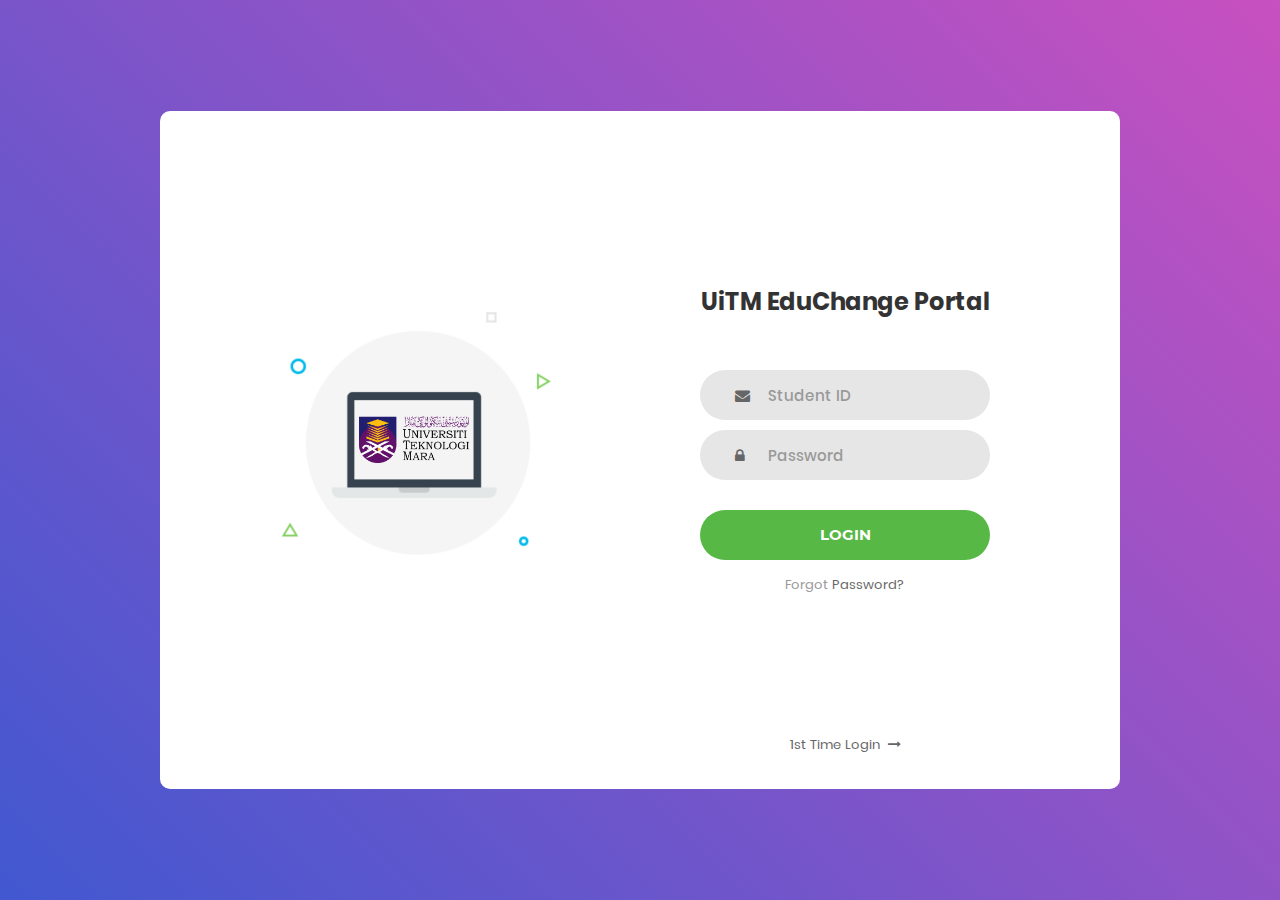
<file: index.html>
<!DOCTYPE html>
<html lang="en">
<head>
	<title>UiTM EduChange</title>
	<meta charset="UTF-8">
	<meta name="viewport" content="width=device-width, initial-scale=1">
<!--===============================================================================================-->	
	<link rel="icon" type="image/png" href="images/icons/favicon.ico"/>
<!--===============================================================================================-->
	<link rel="stylesheet" type="text/css" href="vendor/bootstrap/css/bootstrap.min.css">
<!--===============================================================================================-->
	<link rel="stylesheet" type="text/css" href="fonts/font-awesome-4.7.0/css/font-awesome.min.css">
<!--===============================================================================================-->
	<link rel="stylesheet" type="text/css" href="vendor/animate/animate.css">
<!--===============================================================================================-->	
	<link rel="stylesheet" type="text/css" href="vendor/css-hamburgers/hamburgers.min.css">
<!--===============================================================================================-->
	<link rel="stylesheet" type="text/css" href="vendor/select2/select2.min.css">
<!--===============================================================================================-->
	<link rel="stylesheet" type="text/css" href="css/util.css">
	<link rel="stylesheet" type="text/css" href="css/main.css">
<!--===============================================================================================-->

<!DOCTYPE html>
<html lang="en">
<head>
    <meta charset="UTF-8">
    <meta name="viewport" content="width=device-width, initial-scale=1.0">
    <title>Login Page</title>
    <script>
        function login() {
            // Add validation logic if needed
            window.location.href = "list.html"; // Redirect to the list page
        }
    </script>

</head>
<body>
	
	<div class="limiter">
		<div class="container-login100">
			<div class="wrap-login100">
				<div class="login100-pic js-tilt" data-tilt>
					<img src="images/img-01.png" alt="IMG">
				</div>

				<form class="login100-form validate-form">
					<span class="login100-form-title">
						UiTM EduChange Portal
					</span>

					<div class="wrap-input100 validate-input" data-validate = "Valid Student ID is required: 202#######">
						<input class="input100" type="text" name="student id" placeholder="Student ID">
						<span class="focus-input100"></span>
						<span class="symbol-input100">
							<i class="fa fa-envelope" aria-hidden="true"></i>
						</span>
					</div>

					<div class="wrap-input100 validate-input" data-validate = "Password is required">
						<input class="input100" type="password" name="pass" placeholder="Password">
						<span class="focus-input100"></span>
						<span class="symbol-input100">
							<i class="fa fa-lock" aria-hidden="true"></i>
						</span>
					</div>
					
					<div class="container-login100-form-btn">
    <button class="login100-form-btn" onclick="login()">
        Login
    </button>
    <script>
        function login() {
            // Add validation logic if needed
            <a href="list.html">Go to List Page</a>
        }
		
    </script>
</div>



					

					<div class="text-center p-t-12">
						<span class="txt1">
							Forgot
						</span>
						<a class="txt2" href="#">
							Password?
						</a>
					</div>

					<div class="text-center p-t-136">
						<a class="txt2" href="#">
							1st Time Login
							<i class="fa fa-long-arrow-right m-l-5" aria-hidden="true"></i>
						</a>
					</div>
				</form>
			</div>
		</div>
	</div>
	
	

	
<!--===============================================================================================-->	
	<script src="vendor/jquery/jquery-3.2.1.min.js"></script>
<!--===============================================================================================-->
	<script src="vendor/bootstrap/js/popper.js"></script>
	<script src="vendor/bootstrap/js/bootstrap.min.js"></script>
<!--===============================================================================================-->
	<script src="vendor/select2/select2.min.js"></script>
<!--===============================================================================================-->
	<script src="vendor/tilt/tilt.jquery.min.js"></script>
	<script >
		$('.js-tilt').tilt({
			scale: 1.1
		})
	</script>
<!--===============================================================================================-->
	<script src="js/main.js"></script>

</body>
</html>
</file>
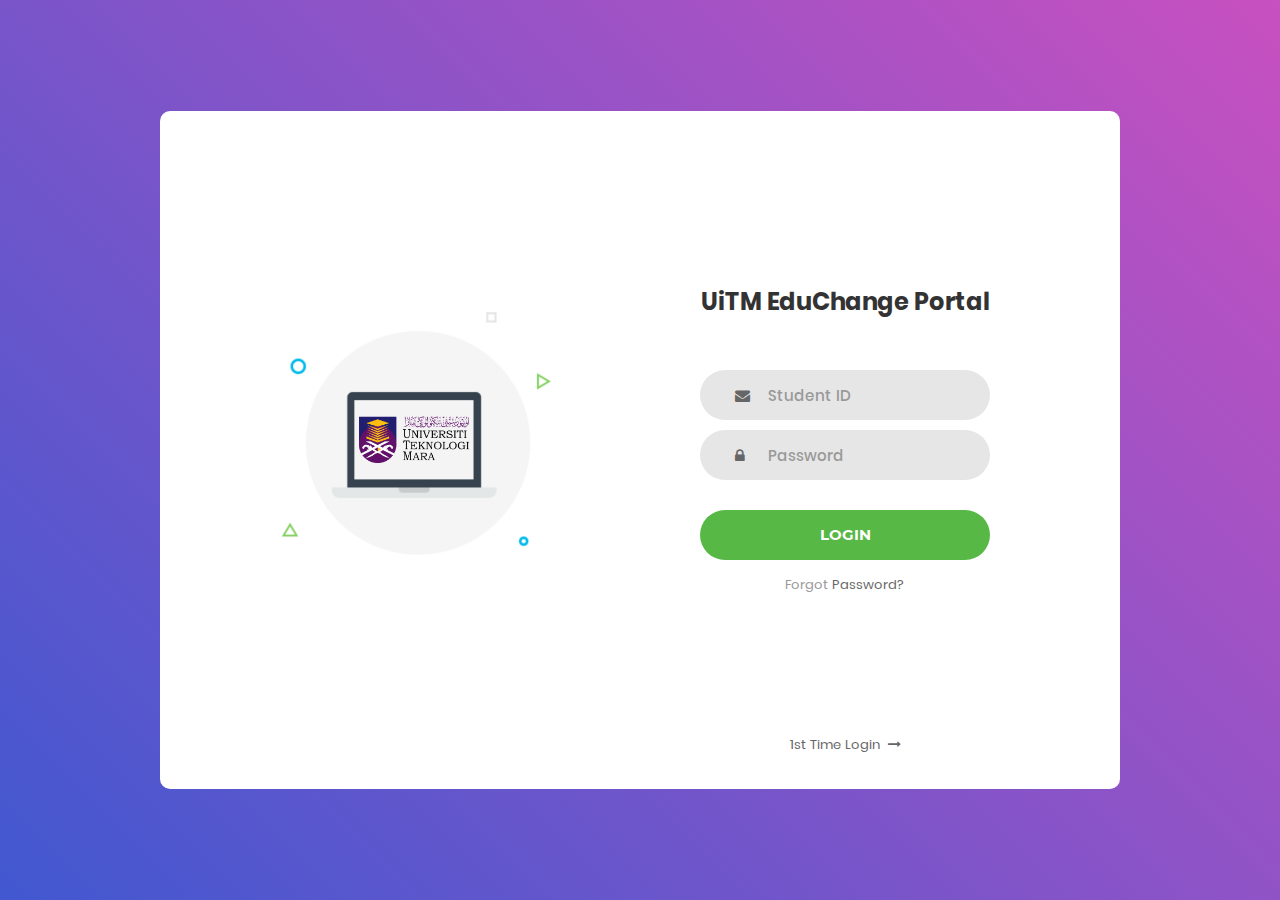
<file: login/index.html>
<!DOCTYPE html>
<html lang="en">
<head>
	<title>UiTM EduChange</title>
	<meta charset="UTF-8">
	<meta name="viewport" content="width=device-width, initial-scale=1">
<!--===============================================================================================-->	
	<link rel="icon" type="image/png" href="images/icons/favicon.ico"/>
<!--===============================================================================================-->
	<link rel="stylesheet" type="text/css" href="vendor/bootstrap/css/bootstrap.min.css">
<!--===============================================================================================-->
	<link rel="stylesheet" type="text/css" href="fonts/font-awesome-4.7.0/css/font-awesome.min.css">
<!--===============================================================================================-->
	<link rel="stylesheet" type="text/css" href="vendor/animate/animate.css">
<!--===============================================================================================-->	
	<link rel="stylesheet" type="text/css" href="vendor/css-hamburgers/hamburgers.min.css">
<!--===============================================================================================-->
	<link rel="stylesheet" type="text/css" href="vendor/select2/select2.min.css">
<!--===============================================================================================-->
	<link rel="stylesheet" type="text/css" href="css/util.css">
	<link rel="stylesheet" type="text/css" href="css/main.css">
<!--===============================================================================================-->

<!DOCTYPE html>
<html lang="en">
<head>
    <meta charset="UTF-8">
    <meta name="viewport" content="width=device-width, initial-scale=1.0">
    <title>Login Page</title>
    <script>
        function login() {
            // Add validation logic if needed
            window.location.href = "list.html"; // Redirect to the list page
        }
    </script>

</head>
<body>
	
	<div class="limiter">
		<div class="container-login100">
			<div class="wrap-login100">
				<div class="login100-pic js-tilt" data-tilt>
					<img src="images/img-01.png" alt="IMG">
				</div>

				<form class="login100-form validate-form">
					<span class="login100-form-title">
						UiTM EduChange Portal
					</span>

					<div class="wrap-input100 validate-input" data-validate = "Valid Student ID is required: 202#######">
						<input class="input100" type="text" name="student id" placeholder="Student ID">
						<span class="focus-input100"></span>
						<span class="symbol-input100">
							<i class="fa fa-envelope" aria-hidden="true"></i>
						</span>
					</div>

					<div class="wrap-input100 validate-input" data-validate = "Password is required">
						<input class="input100" type="password" name="pass" placeholder="Password">
						<span class="focus-input100"></span>
						<span class="symbol-input100">
							<i class="fa fa-lock" aria-hidden="true"></i>
						</span>
					</div>
					
					<div class="container-login100-form-btn">
    <button class="login100-form-btn" onclick="login()">
        Login
    </button>
    <script>
        function login() {
            // Add validation logic if needed
            <a href="list.html">Go to List Page</a>
        }
		
    </script>
</div>



					

					<div class="text-center p-t-12">
						<span class="txt1">
							Forgot
						</span>
						<a class="txt2" href="#">
							Password?
						</a>
					</div>

					<div class="text-center p-t-136">
						<a class="txt2" href="#">
							1st Time Login
							<i class="fa fa-long-arrow-right m-l-5" aria-hidden="true"></i>
						</a>
					</div>
				</form>
			</div>
		</div>
	</div>
	
	

	
<!--===============================================================================================-->	
	<script src="vendor/jquery/jquery-3.2.1.min.js"></script>
<!--===============================================================================================-->
	<script src="vendor/bootstrap/js/popper.js"></script>
	<script src="vendor/bootstrap/js/bootstrap.min.js"></script>
<!--===============================================================================================-->
	<script src="vendor/select2/select2.min.js"></script>
<!--===============================================================================================-->
	<script src="vendor/tilt/tilt.jquery.min.js"></script>
	<script >
		$('.js-tilt').tilt({
			scale: 1.1
		})
	</script>
<!--===============================================================================================-->
	<script src="js/main.js"></script>

</body>
</html>
</file>
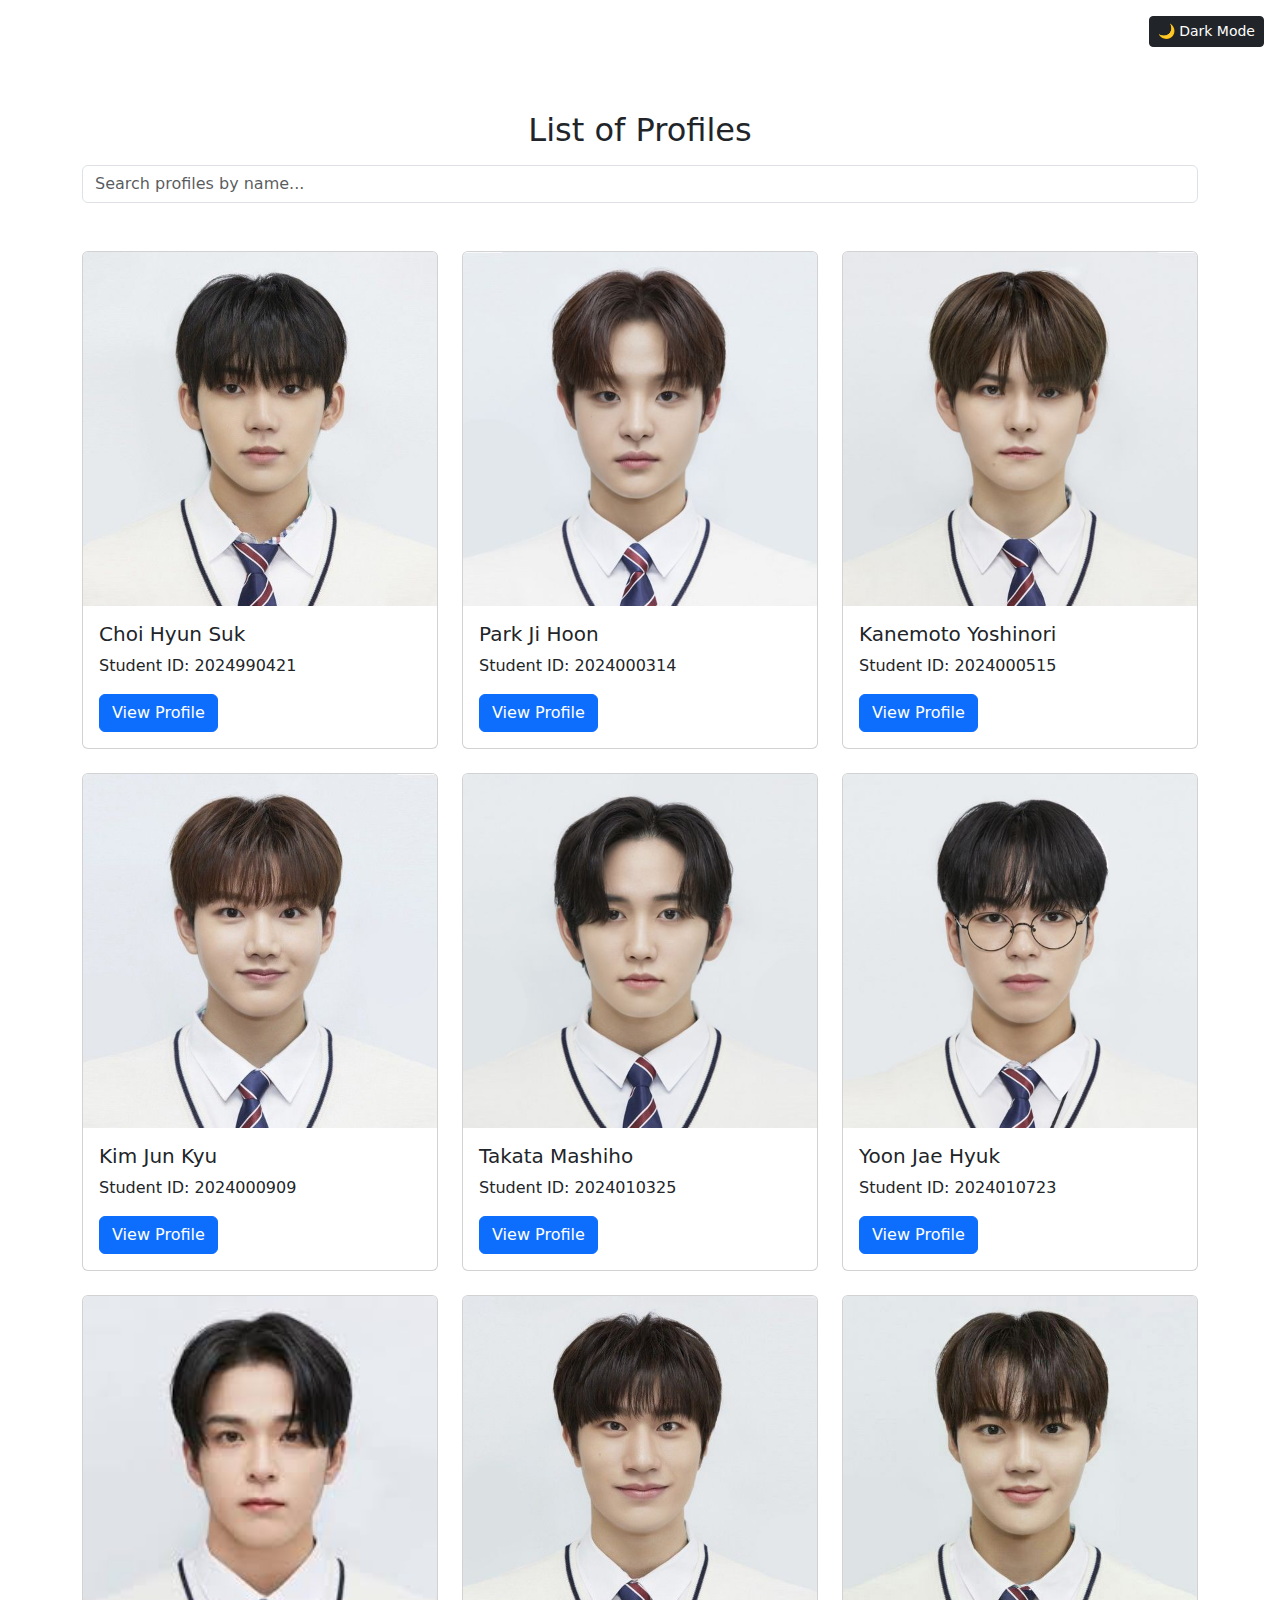
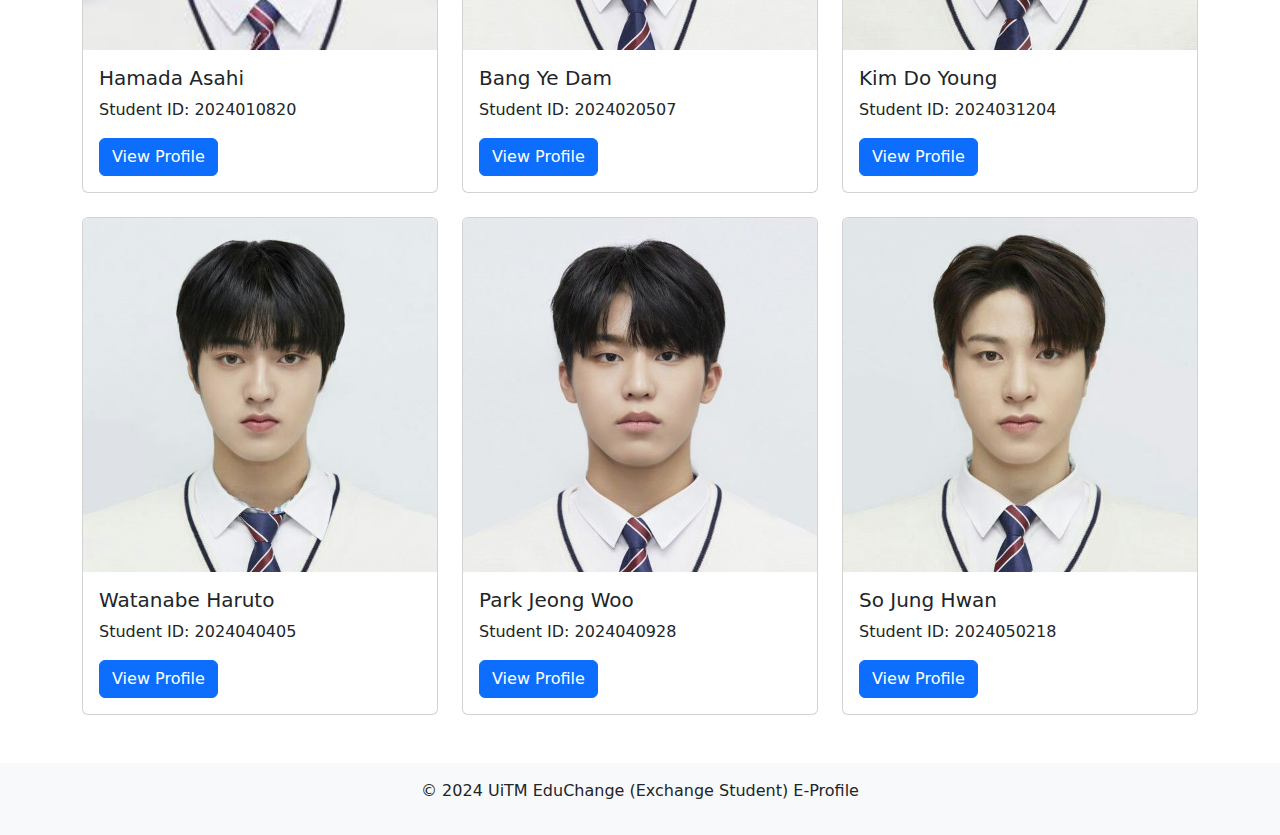
<file: list.html>
<!DOCTYPE html>
<html lang="en">
<head>
    <meta charset="UTF-8">
    <meta name="viewport" content="width=device-width, initial-scale=1.0">
    <title>List of Profiles</title>
    <link href="https://cdn.jsdelivr.net/npm/bootstrap@5.3.0/dist/css/bootstrap.min.css" rel="stylesheet">
    <link rel="icon" type="image/png" href="images/icons/favicon.ico"/>

    <style>
        body.dark-mode {
            background-color: #121212;
            color: #ffffff;
        }
    
        .card.dark-mode {
            background-color: #1e1e1e;
            color: #ffffff;
        }
    
        .btn-dark-mode {
            background-color: #333;
            color: #ffffff;
            border-color: #555;
        }
    
        footer.dark-mode {
            background-color: #1e1e1e;
            color: #ffffff;
        }
    </style>
    
</head>
<body>

    <div class="text-end p-3">
        <button class="btn btn-sm btn-dark" id="darkModeToggle">🌙 Dark Mode</button>
    </div>
    
    <script>
        // Toggle Dark Mode
        const toggleButton = document.getElementById("darkModeToggle");
    
        toggleButton.addEventListener("click", function () {
            document.body.classList.toggle("dark-mode");
            const cards = document.querySelectorAll(".card");
            const footer = document.querySelector("footer");
    
            // Toggle dark mode for cards and footer
            cards.forEach(card => card.classList.toggle("dark-mode"));
            footer.classList.toggle("dark-mode");
    
            // Change button text
            if (document.body.classList.contains("dark-mode")) {
                toggleButton.textContent = "☀️ Light Mode";
            } else {
                toggleButton.textContent = "🌙 Dark Mode";
            }
        });
    </script>
    
    <div class="container my-5">
        <h2 class="text-center">List of Profiles</h2>
        
        <div class="my-3">
            <input
                type="text"
                id="searchInput"
                class="form-control"
                placeholder="Search profiles by name..."
                onkeyup="filterProfiles()"
            />
        </div>
        <div class="row g-4 mt-4">
            <!-- Profile Card 1 -->
            <div class="col-md-4" data-name="Choi Hyun Suk">
                <div class="card">
                    <img src="list of profiles/images/hyunsuk.jpg" class="card-img-top" alt="Profile Picture">
                    <div class="card-body">
                        <h5 class="card-title">Choi Hyun Suk</h5>
                        <p class="card-text">Student ID: 2024990421</p>
                        <a href="profile_hyunsuk.html" class="btn btn-primary">View Profile</a>

                    </div>
                </div>
            </div>
            <!-- Profile Card 2 -->
            <div class="col-md-4" data-name="Park Ji Hoon">
                <div class="card">
                    <img src="list of profiles/images/jihoon.jpg" class="card-img-top" alt="Profile Picture">
                    <div class="card-body">
                        <h5 class="card-title">Park Ji Hoon</h5>
                        <p class="card-text">Student ID: 2024000314</p>
                        <a href="profile_jihoon.html" class="btn btn-primary">View Profile</a>

                    </div>
                </div>
            </div>
            <!-- Profile Card 3 -->
            <div class="col-md-4" data-name="Kanemoto Yoshinori">
                <div class="card">
                    <img src="list of profiles/images/yoshi.jpg" class="card-img-top" alt="Profile Picture">
                    <div class="card-body">
                        <h5 class="card-title">Kanemoto Yoshinori</h5>
                        <p class="card-text">Student ID: 2024000515</p>
                        <a href="profile_yoshi.html" class="btn btn-primary">View Profile</a>

                    </div>
                </div>
            </div>
<!-- Profile Card 4 -->
<div class="col-md-4" data-name="Kim Jun Kyu">
    <div class="card">
        <img src="list of profiles/images/junkyu.jpg" class="card-img-top" alt="Profile Picture">
        <div class="card-body">
            <h5 class="card-title">Kim Jun Kyu</h5>
            <p class="card-text">Student ID: 2024000909</p>
            <a href="profile_junkyu.html" class="btn btn-primary">View Profile</a>

        </div>
    </div>
</div>
<!-- Profile Card 5 -->
<div class="col-md-4" data-name="Takata Mashiho">
    <div class="card">
        <img src="list of profiles/images/mashiho.jpg" class="card-img-top" alt="Profile Picture">
        <div class="card-body">
            <h5 class="card-title">Takata Mashiho</h5>
            <p class="card-text">Student ID: 2024010325</p>
            <a href="profile_mashiho.html" class="btn btn-primary">View Profile</a>

        </div>
    </div>
</div>

<!-- Profile Card 6 -->
<div class="col-md-4" data-name="Yoon Jae Hyuk">
    <div class="card">
        <img src="list of profiles/images/jaehyuk.jpg" class="card-img-top" alt="Profile Picture">
        <div class="card-body">
            <h5 class="card-title">Yoon Jae Hyuk</h5>
            <p class="card-text">Student ID: 2024010723</p>
            <a href="profile_jaehyuk.html" class="btn btn-primary">View Profile</a>

        </div>
    </div>

</div><!-- Profile Card 7 -->
<div class="col-md-4" data-name="Hamada Asahi">
    <div class="card">
        <img src="list of profiles/images/asahi.jpg" class="card-img-top" alt="Profile Picture">
        <div class="card-body">
            <h5 class="card-title">Hamada Asahi</h5>
            <p class="card-text">Student ID: 2024010820</p>
            <a href="profile_asahi.html" class="btn btn-primary">View Profile</a>

        </div>
    </div>
</div>

<!-- Profile Card 8 -->
<div class="col-md-4" data-name="Bang Ye Dam">
    <div class="card">
        <img src="list of profiles/images/yedam.jpg" class="card-img-top" alt="Profile Picture">
        <div class="card-body">
            <h5 class="card-title">Bang Ye Dam</h5>
            <p class="card-text">Student ID: 2024020507</p>
            <a href="profile_yedam.html" class="btn btn-primary">View Profile</a>

        </div>
    </div>
</div>
<!-- Profile Card 9 -->
<div class="col-md-4" data-name="Kim Do Young">
    <div class="card">
        <img src="list of profiles/images/doyoung.jpg" class="card-img-top" alt="Profile Picture">
        <div class="card-body">
            <h5 class="card-title">Kim Do Young</h5>
            <p class="card-text">Student ID: 2024031204</p>
            <a href="profile_doyoung.html" class="btn btn-primary">View Profile</a>

        </div>
    </div>
</div>

<!-- Profile Card 10 -->
<div class="col-md-4" data-name="Watanabe Haruto">
    <div class="card">
        <img src="list of profiles/images/haruto.jpg" class="card-img-top" alt="Profile Picture">
        <div class="card-body">
            <h5 class="card-title">Watanabe Haruto</h5>
            <p class="card-text">Student ID: 2024040405</p>
            <a href="profile_haruto.html" class="btn btn-primary">View Profile</a>

        </div>
    </div>

</div><!-- Profile Card 11 -->
<div class="col-md-4" data-name="Park Jeong Woo">
    <div class="card">
        <img src="list of profiles/images/jeongwoo.jpg" class="card-img-top" alt="Profile Picture">
        <div class="card-body">
            <h5 class="card-title">Park Jeong Woo</h5>
            <p class="card-text">Student ID: 2024040928</p>
            <a href="profile_jeongwoo.html" class="btn btn-primary">View Profile</a>

        </div>
    </div>
</div>

<!-- Profile Card 12 -->
<div class="col-md-4" data-name="So Jung Hwan">
    <div class="card">
        <img src="list of profiles/images/junghwan.jpg" class="card-img-top" alt="Profile Picture">
        <div class="card-body">
            <h5 class="card-title">So Jung Hwan</h5>
            <p class="card-text">Student ID: 2024050218</p>
            <a href="profile_junghwan.html" class="btn btn-primary">View Profile</a>

        </div>
    </div>
</div>
        </div>
    </div>
    <!-- Footer -->
    <footer class="bg-light text-center py-3">
        <p>&copy; 2024 UiTM EduChange (Exchange Student) E-Profile</p>
    </footer>
    <script>
        function filterProfiles() {
            const searchInput = document.getElementById("searchInput").value.toLowerCase();
            const profileCards = document.querySelectorAll('[data-name]');

            profileCards.forEach((card) => {
                const name = card.getAttribute("data-name").toLowerCase();
                card.style.display = name.includes(searchInput) ? "block" : "none";
            });
        }
    </script>
    
</body>
</html>
</file>
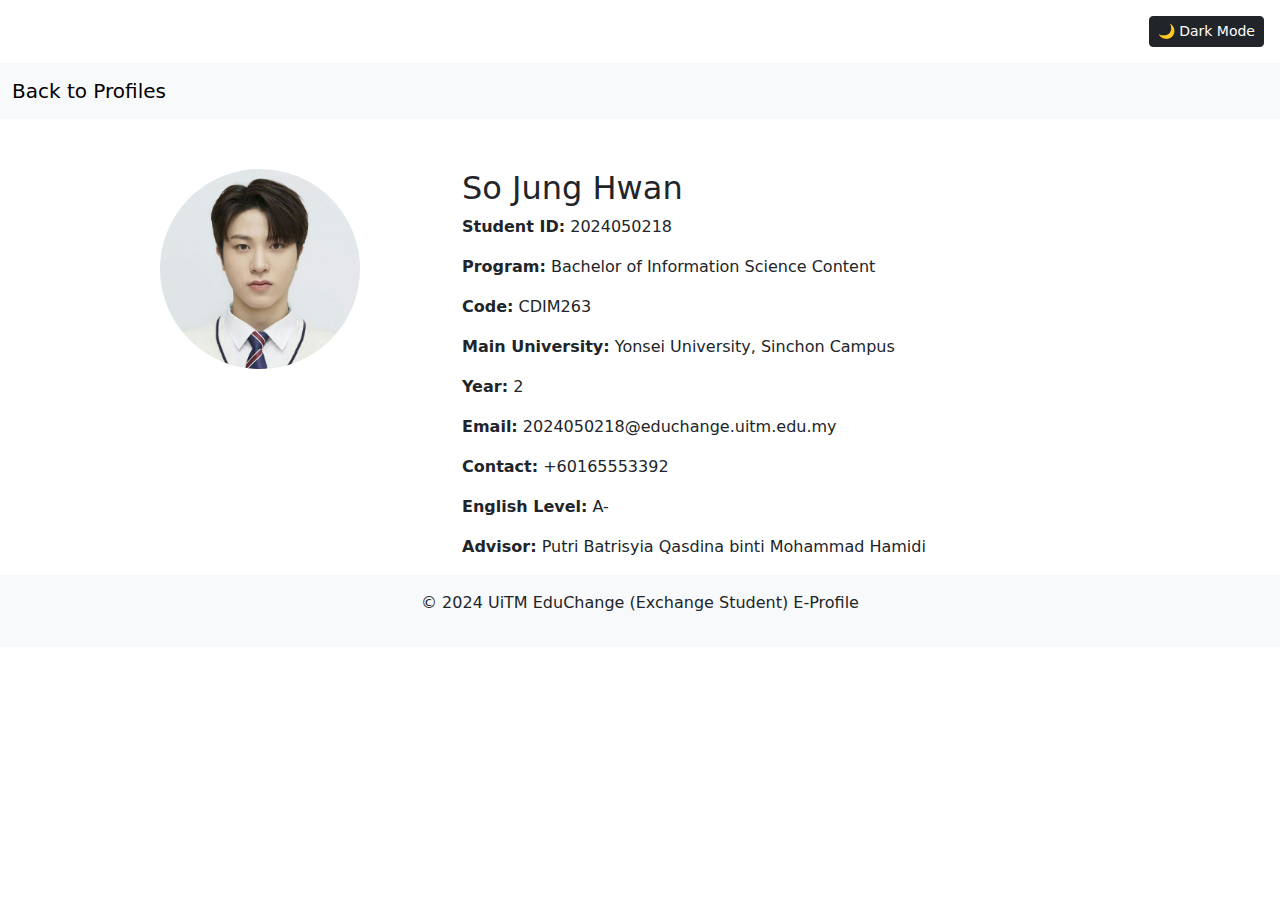
<file: profile.html>
<!DOCTYPE html>
<html lang="en">
<head>
    <meta charset="UTF-8">
    <meta name="viewport" content="width=device-width, initial-scale=1.0">
    <title>Profile</title>
    <link href="https://cdn.jsdelivr.net/npm/bootstrap@5.3.0/dist/css/bootstrap.min.css" rel="stylesheet">
    <style>
        .profile-img {
            max-width: 200px;
            border-radius: 50%;
            margin-bottom: 20px;
        }
        .profile-container {
            margin-top: 50px;
        }
    </style>

<style>
    body.dark-mode {
        background-color: #121212;
        color: #ffffff;
    }

    .card.dark-mode {
        background-color: #1e1e1e;
        color: #ffffff;
    }

    .btn-dark-mode {
        background-color: #333;
        color: #ffffff;
        border-color: #555;
    }

    footer.dark-mode {
        background-color: #1e1e1e;
        color: #ffffff;
    }
</style>

</head>
<body>

    <div class="text-end p-3">
        <button class="btn btn-sm btn-dark" id="darkModeToggle">🌙 Dark Mode</button>
    </div>

    <script>
        // Toggle Dark Mode
        const toggleButton = document.getElementById("darkModeToggle");
    
        toggleButton.addEventListener("click", function () {
            document.body.classList.toggle("dark-mode");
            const cards = document.querySelectorAll(".card");
            const footer = document.querySelector("footer");
    
            // Toggle dark mode for cards and footer
            cards.forEach(card => card.classList.toggle("dark-mode"));
            footer.classList.toggle("dark-mode");
    
            // Change button text
            if (document.body.classList.contains("dark-mode")) {
                toggleButton.textContent = "☀️ Light Mode";
            } else {
                toggleButton.textContent = "🌙 Dark Mode";
            }
        });
    </script>
    
    <!-- Navigation -->
    <nav class="navbar navbar-light bg-light">
        <div class="container-fluid">
            <a class="navbar-brand" href="list.html">Back to Profiles</a>
        </div>
    </nav>

    <!-- Profile Details -->
    <div class="container profile-container text-center">
        <div class="row">
            <!-- Profile Image -->
            <div class="col-md-4 text-center">
                <img src="list of profiles/images/junghwan.jpg" alt="Profile Picture" class="profile-img">
            </div>

            <!-- Profile Info -->
            <div class="col-md-8 text-start">
                <h2>So Jung Hwan</h2>
                <p><strong>Student ID:</strong> 2024050218</p>
                <p><strong>Program:</strong> Bachelor of Information Science Content</p>
                <p><strong>Code:</strong> CDIM263</p>
                <p><strong>Main University:</strong> Yonsei University, Sinchon Campus</p>
                <p><strong>Year:</strong> 2</p>
                <p><strong>Email:</strong> 2024050218@educhange.uitm.edu.my</p>
                <p><strong>Contact:</strong> +60165553392</p>
                <p><strong>English Level:</strong> A-</p>
                <p><strong>Advisor:</strong> Putri Batrisyia Qasdina binti Mohammad Hamidi</p>
            </div>
        </div>
    </div>

     
    <!-- Footer -->
    <footer class="bg-light text-center py-3">
        <p>&copy; 2024 UiTM EduChange (Exchange Student) E-Profile</p>
    </footer>
</body>
</html>
</file>
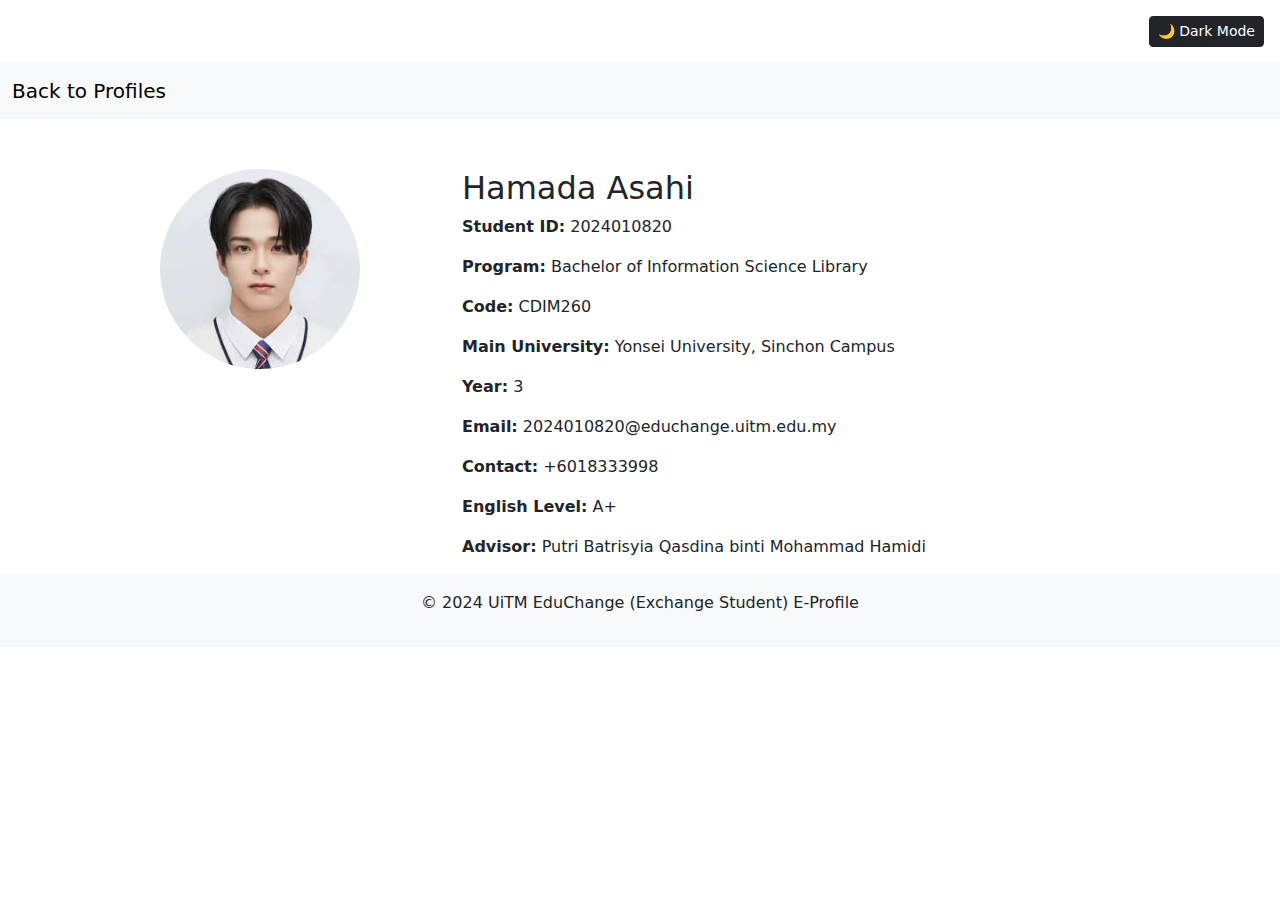
<file: profile_asahi.html>
<!DOCTYPE html>
<html lang="en">
<head>
    <meta charset="UTF-8">
    <meta name="viewport" content="width=device-width, initial-scale=1.0">
    <title>Profile</title>
    <link href="https://cdn.jsdelivr.net/npm/bootstrap@5.3.0/dist/css/bootstrap.min.css" rel="stylesheet">
    <style>
        .profile-img {
            max-width: 200px;
            border-radius: 50%;
            margin-bottom: 20px;
        }
        .profile-container {
            margin-top: 50px;
        }
    </style>

<style>
    body.dark-mode {
        background-color: #121212;
        color: #ffffff;
    }

    .card.dark-mode {
        background-color: #1e1e1e;
        color: #ffffff;
    }

    .btn-dark-mode {
        background-color: #333;
        color: #ffffff;
        border-color: #555;
    }

    footer.dark-mode {
        background-color: #1e1e1e;
        color: #ffffff;
    }
</style>

</head>
<body>

    <div class="text-end p-3">
        <button class="btn btn-sm btn-dark" id="darkModeToggle">🌙 Dark Mode</button>
    </div>

    <script>
        // Toggle Dark Mode
        const toggleButton = document.getElementById("darkModeToggle");
    
        toggleButton.addEventListener("click", function () {
            document.body.classList.toggle("dark-mode");
            const cards = document.querySelectorAll(".card");
            const footer = document.querySelector("footer");
    
            // Toggle dark mode for cards and footer
            cards.forEach(card => card.classList.toggle("dark-mode"));
            footer.classList.toggle("dark-mode");
    
            // Change button text
            if (document.body.classList.contains("dark-mode")) {
                toggleButton.textContent = "☀️ Light Mode";
            } else {
                toggleButton.textContent = "🌙 Dark Mode";
            }
        });
    </script>
    
    <!-- Navigation -->
    <nav class="navbar navbar-light bg-light">
        <div class="container-fluid">
            <a class="navbar-brand" href="list.html">Back to Profiles</a>
        </div>
    </nav>

    <!-- Profile Details -->
    <div class="container profile-container text-center">
        <div class="row">
            <!-- Profile Image -->
            <div class="col-md-4 text-center">
                <img src="list of profiles/images/asahi.jpg" alt="Profile Picture" class="profile-img">
            </div>

            <!-- Profile Info -->
            <div class="col-md-8 text-start">
                <h2>Hamada Asahi</h2>
                <p><strong>Student ID:</strong> 2024010820</p>
                <p><strong>Program:</strong> Bachelor of Information Science Library</p>
                <p><strong>Code:</strong> CDIM260</p>
                <p><strong>Main University:</strong> Yonsei University, Sinchon Campus</p>
                <p><strong>Year:</strong> 3</p>
                <p><strong>Email:</strong> 2024010820@educhange.uitm.edu.my</p>
                <p><strong>Contact:</strong> +6018333998</p>
                <p><strong>English Level:</strong> A+</p>
                <p><strong>Advisor:</strong> Putri Batrisyia Qasdina binti Mohammad Hamidi</p>
               
            </div>
        </div>
    </div>

     
    <!-- Footer -->
    <footer class="bg-light text-center py-3">
        <p>&copy; 2024 UiTM EduChange (Exchange Student) E-Profile</p>
    </footer>
</body>
</html>
</file>
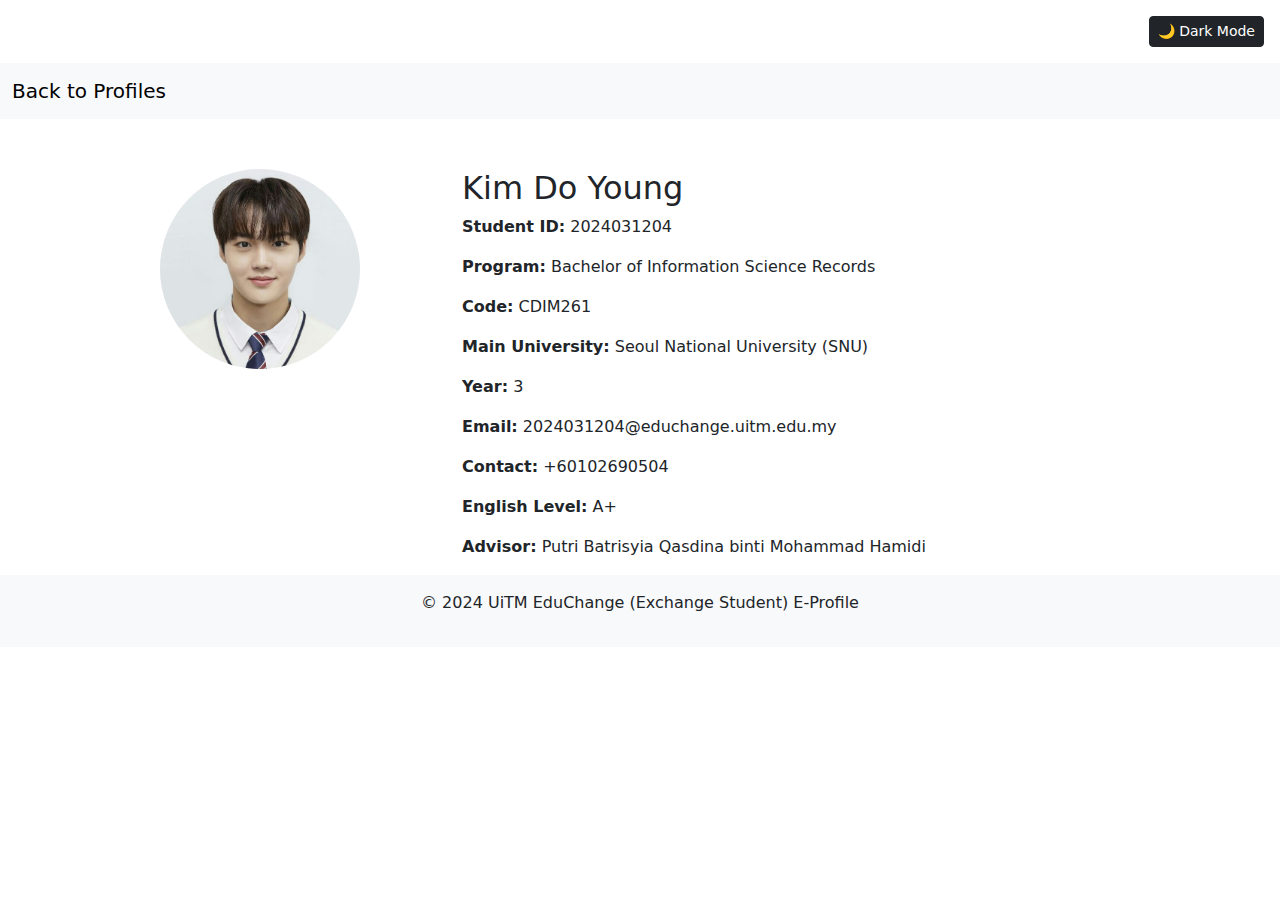
<file: profile_doyoung.html>
<!DOCTYPE html>
<html lang="en">
<head>
    <meta charset="UTF-8">
    <meta name="viewport" content="width=device-width, initial-scale=1.0">
    <title>Profile</title>
    <link href="https://cdn.jsdelivr.net/npm/bootstrap@5.3.0/dist/css/bootstrap.min.css" rel="stylesheet">
    <style>
        .profile-img {
            max-width: 200px;
            border-radius: 50%;
            margin-bottom: 20px;
        }
        .profile-container {
            margin-top: 50px;
        }
    </style>
    
<style>
    body.dark-mode {
        background-color: #121212;
        color: #ffffff;
    }

    .card.dark-mode {
        background-color: #1e1e1e;
        color: #ffffff;
    }

    .btn-dark-mode {
        background-color: #333;
        color: #ffffff;
        border-color: #555;
    }

    footer.dark-mode {
        background-color: #1e1e1e;
        color: #ffffff;
    }
</style>

</head>
<body>

    <div class="text-end p-3">
        <button class="btn btn-sm btn-dark" id="darkModeToggle">🌙 Dark Mode</button>
    </div>

    <script>
        // Toggle Dark Mode
        const toggleButton = document.getElementById("darkModeToggle");
    
        toggleButton.addEventListener("click", function () {
            document.body.classList.toggle("dark-mode");
            const cards = document.querySelectorAll(".card");
            const footer = document.querySelector("footer");
    
            // Toggle dark mode for cards and footer
            cards.forEach(card => card.classList.toggle("dark-mode"));
            footer.classList.toggle("dark-mode");
    
            // Change button text
            if (document.body.classList.contains("dark-mode")) {
                toggleButton.textContent = "☀️ Light Mode";
            } else {
                toggleButton.textContent = "🌙 Dark Mode";
            }
        });
    </script>

    <!-- Navigation -->
    <nav class="navbar navbar-light bg-light">
        <div class="container-fluid">
            <a class="navbar-brand" href="list.html">Back to Profiles</a>
        </div>
    </nav>

    <!-- Profile Details -->
    <div class="container profile-container text-center">
        <div class="row">
            <!-- Profile Image -->
            <div class="col-md-4 text-center">
                <img src="list of profiles/images/doyoung.jpg" alt="Profile Picture" class="profile-img">
            </div>

            <!-- Profile Info -->
            <div class="col-md-8 text-start">
                <h2>Kim Do Young</h2>
                <p><strong>Student ID:</strong> 2024031204</p>
                <p><strong>Program:</strong> Bachelor of Information Science Records</p>
                <p><strong>Code:</strong> CDIM261</p>
                <p><strong>Main University:</strong> Seoul National University (SNU)</p>
                <p><strong>Year:</strong> 3</p>
                <p><strong>Email:</strong> 2024031204@educhange.uitm.edu.my</p>
                <p><strong>Contact:</strong> +60102690504</p>
                <p><strong>English Level:</strong> A+</p>
                <p><strong>Advisor:</strong> Putri Batrisyia Qasdina binti Mohammad Hamidi</p>
              
            </div>
        </div>
    </div>

     
    <!-- Footer -->
    <footer class="bg-light text-center py-3">
        <p>&copy; 2024 UiTM EduChange (Exchange Student) E-Profile</p>
    </footer>
</body>
</html>
</file>
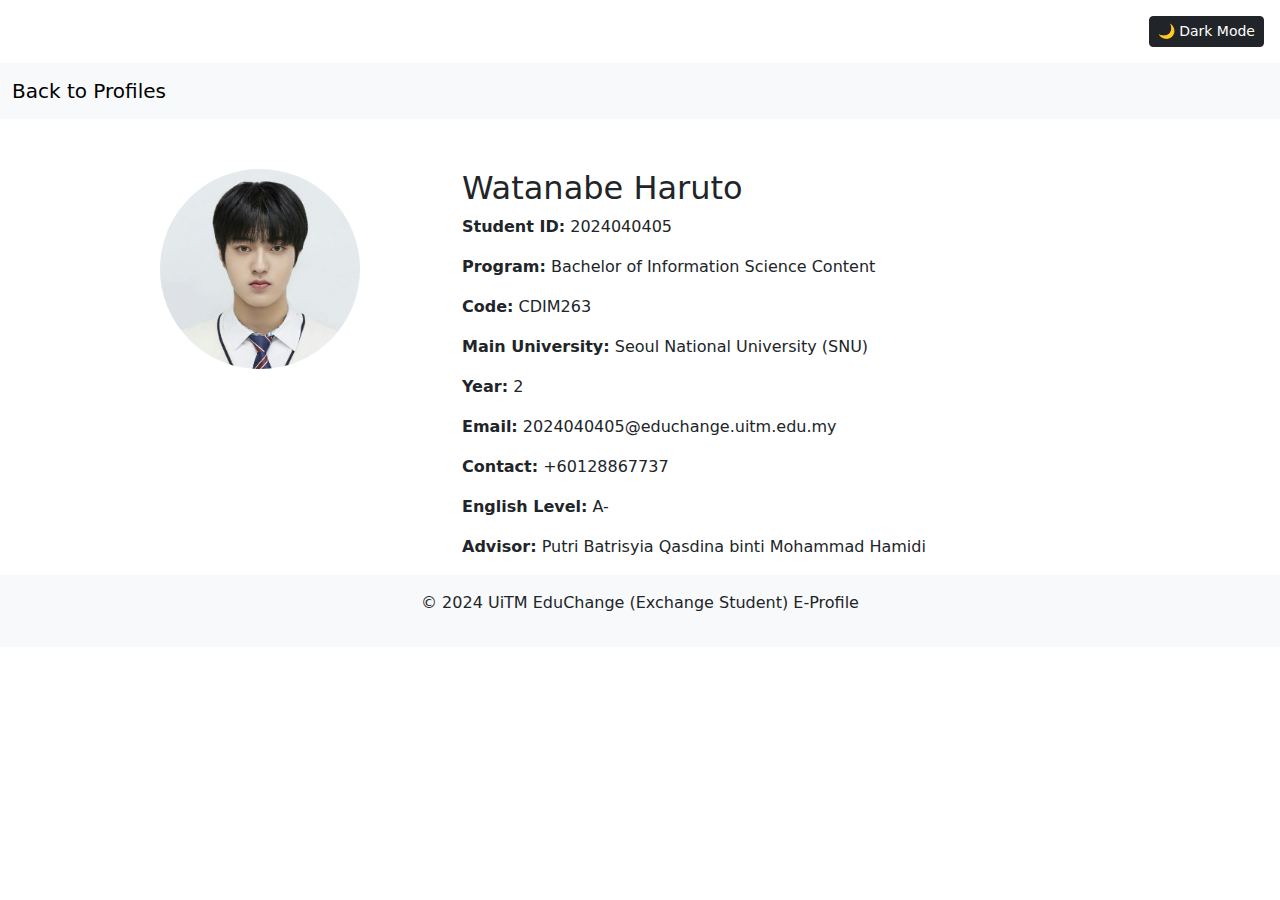
<file: profile_haruto.html>
<!DOCTYPE html>
<html lang="en">
<head>
    <meta charset="UTF-8">
    <meta name="viewport" content="width=device-width, initial-scale=1.0">
    <title>Profile</title>
    <link href="https://cdn.jsdelivr.net/npm/bootstrap@5.3.0/dist/css/bootstrap.min.css" rel="stylesheet">
    <style>
        .profile-img {
            max-width: 200px;
            border-radius: 50%;
            margin-bottom: 20px;
        }
        .profile-container {
            margin-top: 50px;
        }
    </style>
<style>
    body.dark-mode {
        background-color: #121212;
        color: #ffffff;
    }

    .card.dark-mode {
        background-color: #1e1e1e;
        color: #ffffff;
    }

    .btn-dark-mode {
        background-color: #333;
        color: #ffffff;
        border-color: #555;
    }

    footer.dark-mode {
        background-color: #1e1e1e;
        color: #ffffff;
    }
</style>

</head>
<body>

    <div class="text-end p-3">
        <button class="btn btn-sm btn-dark" id="darkModeToggle">🌙 Dark Mode</button>
    </div>

    <script>
        // Toggle Dark Mode
        const toggleButton = document.getElementById("darkModeToggle");
    
        toggleButton.addEventListener("click", function () {
            document.body.classList.toggle("dark-mode");
            const cards = document.querySelectorAll(".card");
            const footer = document.querySelector("footer");
    
            // Toggle dark mode for cards and footer
            cards.forEach(card => card.classList.toggle("dark-mode"));
            footer.classList.toggle("dark-mode");
    
            // Change button text
            if (document.body.classList.contains("dark-mode")) {
                toggleButton.textContent = "☀️ Light Mode";
            } else {
                toggleButton.textContent = "🌙 Dark Mode";
            }
        });
    </script>
    <!-- Navigation -->
    <nav class="navbar navbar-light bg-light">
        <div class="container-fluid">
            <a class="navbar-brand" href="list.html">Back to Profiles</a>
        </div>
    </nav>

    <!-- Profile Details -->
    <div class="container profile-container text-center">
        <div class="row">
            <!-- Profile Image -->
            <div class="col-md-4 text-center">
                <img src="list of profiles/images/haruto.jpg" alt="Profile Picture" class="profile-img">
            </div>

            <!-- Profile Info -->
            <div class="col-md-8 text-start">
                <h2>Watanabe Haruto</h2>
                <p><strong>Student ID:</strong> 2024040405</p>
                <p><strong>Program:</strong> Bachelor of Information Science Content</p>
                <p><strong>Code:</strong> CDIM263</p>
                <p><strong>Main University:</strong> Seoul National University (SNU)</p>
                <p><strong>Year:</strong> 2</p>
                <p><strong>Email:</strong> 2024040405@educhange.uitm.edu.my</p>
                <p><strong>Contact:</strong> +60128867737</p>
                <p><strong>English Level:</strong> A-</p>
                <p><strong>Advisor:</strong> Putri Batrisyia Qasdina binti Mohammad Hamidi</p>
            </div>
        </div>
    </div>

     
    <!-- Footer -->
    <footer class="bg-light text-center py-3">
        <p>&copy; 2024 UiTM EduChange (Exchange Student) E-Profile</p>
    </footer>
</body>
</html>
</file>
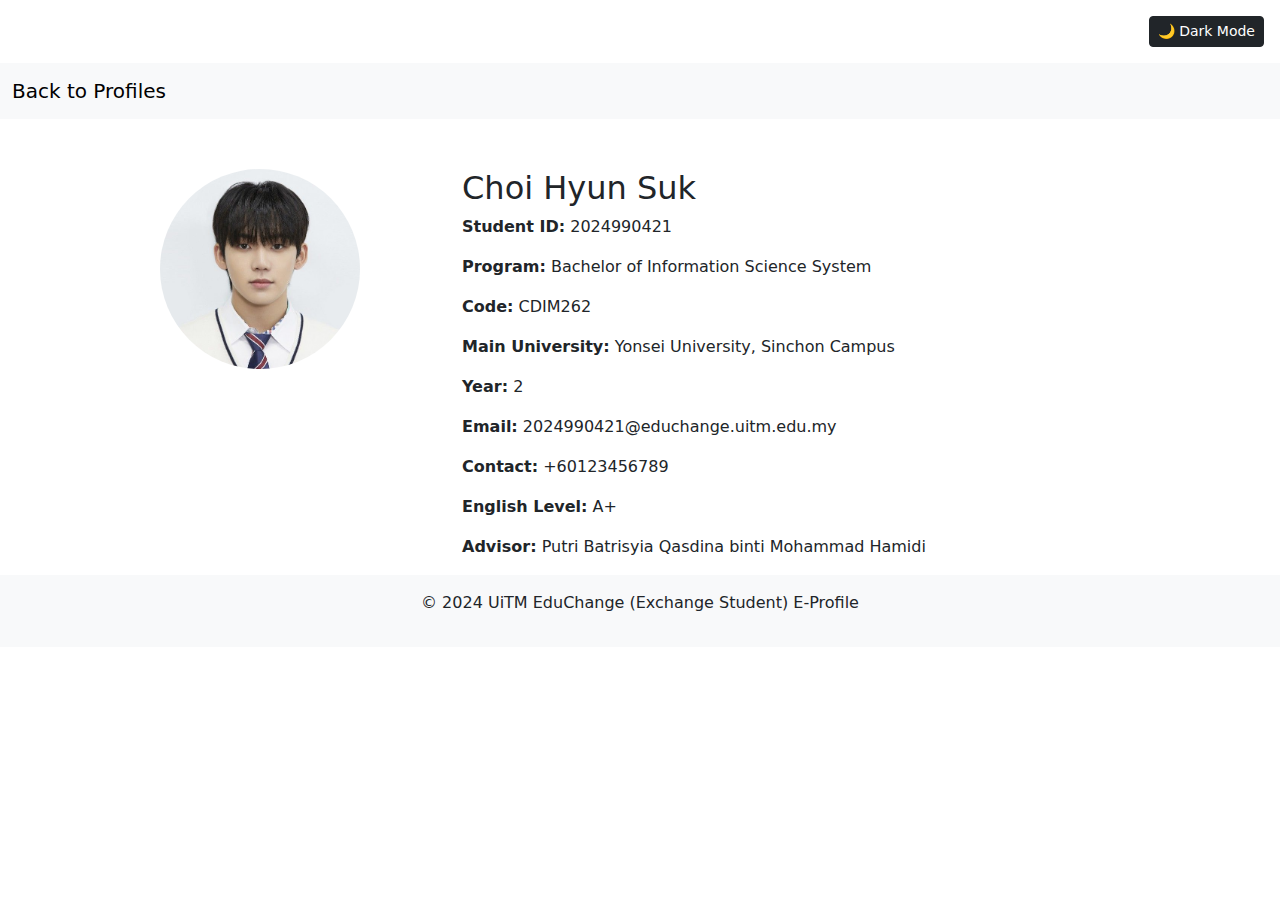
<file: profile_hyunsuk.html>
<!DOCTYPE html>
<html lang="en">
<head>
    <meta charset="UTF-8">
    <meta name="viewport" content="width=device-width, initial-scale=1.0">
    <title>Profile</title>
    <link href="https://cdn.jsdelivr.net/npm/bootstrap@5.3.0/dist/css/bootstrap.min.css" rel="stylesheet">
    <style>
        .profile-img {
            max-width: 200px;
            border-radius: 50%;
            margin-bottom: 20px;
        }
        .profile-container {
            margin-top: 50px;
        }
    </style>
<style>
    body.dark-mode {
        background-color: #121212;
        color: #ffffff;
    }

    .card.dark-mode {
        background-color: #1e1e1e;
        color: #ffffff;
    }

    .btn-dark-mode {
        background-color: #333;
        color: #ffffff;
        border-color: #555;
    }

    footer.dark-mode {
        background-color: #1e1e1e;
        color: #ffffff;
    }
</style>

</head>
<body>

    <div class="text-end p-3">
        <button class="btn btn-sm btn-dark" id="darkModeToggle">🌙 Dark Mode</button>
    </div>

    <script>
        // Toggle Dark Mode
        const toggleButton = document.getElementById("darkModeToggle");
    
        toggleButton.addEventListener("click", function () {
            document.body.classList.toggle("dark-mode");
            const cards = document.querySelectorAll(".card");
            const footer = document.querySelector("footer");
    
            // Toggle dark mode for cards and footer
            cards.forEach(card => card.classList.toggle("dark-mode"));
            footer.classList.toggle("dark-mode");
    
            // Change button text
            if (document.body.classList.contains("dark-mode")) {
                toggleButton.textContent = "☀️ Light Mode";
            } else {
                toggleButton.textContent = "🌙 Dark Mode";
            }
        });
    </script>
    <!-- Navigation -->
    <nav class="navbar navbar-light bg-light">
        <div class="container-fluid">
            <a class="navbar-brand" href="list.html">Back to Profiles</a>
        </div>
    </nav>

    <!-- Profile Details -->
    <div class="container profile-container text-center">
        <div class="row">
            <!-- Profile Image -->
            <div class="col-md-4 text-center">
                <img src="list of profiles/images/hyunsuk.jpg" alt="Profile Picture" class="profile-img">
            </div>

            <!-- Profile Info -->
            <div class="col-md-8 text-start">
                <h2>Choi Hyun Suk</h2>
                <p><strong>Student ID:</strong> 2024990421</p>
                <p><strong>Program:</strong> Bachelor of Information Science System</p>
                <p><strong>Code:</strong> CDIM262</p>
                <p><strong>Main University:</strong> Yonsei University, Sinchon Campus</p>
                <p><strong>Year:</strong> 2</p>
                <p><strong>Email:</strong> 2024990421@educhange.uitm.edu.my</p>
                <p><strong>Contact:</strong> +60123456789</p>
                <p><strong>English Level:</strong> A+</p>
                <p><strong>Advisor:</strong> Putri Batrisyia Qasdina binti Mohammad Hamidi</p>
            </div>
        </div>
    </div>

     
    <!-- Footer -->
    <footer class="bg-light text-center py-3">
        <p>&copy; 2024 UiTM EduChange (Exchange Student) E-Profile</p>
    </footer>
</body>
</html>
</file>
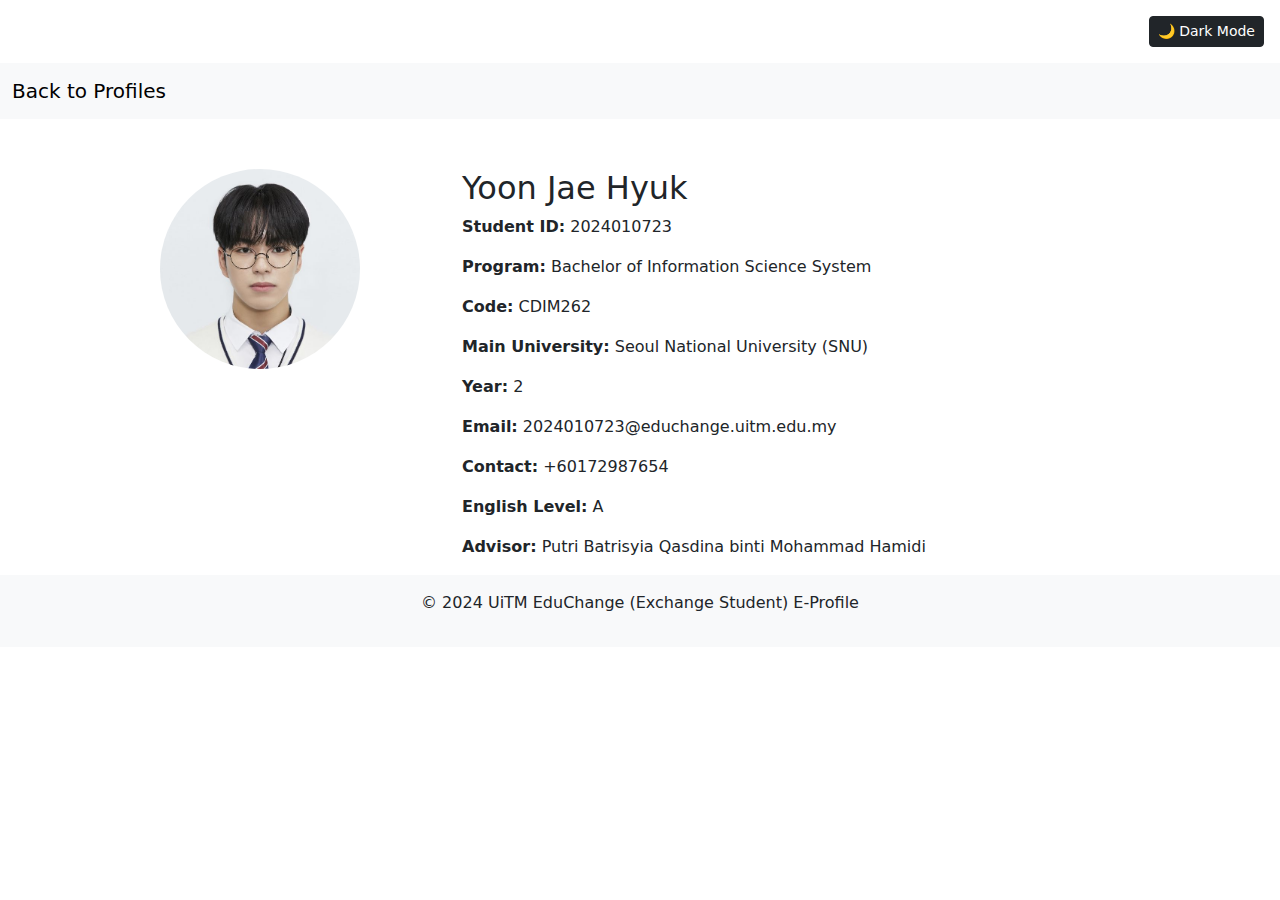
<file: profile_jaehyuk.html>
<!DOCTYPE html>
<html lang="en">
<head>
    <meta charset="UTF-8">
    <meta name="viewport" content="width=device-width, initial-scale=1.0">
    <title>Profile</title>
    <link href="https://cdn.jsdelivr.net/npm/bootstrap@5.3.0/dist/css/bootstrap.min.css" rel="stylesheet">
    <style>
        .profile-img {
            max-width: 200px;
            border-radius: 50%;
            margin-bottom: 20px;
        }
        .profile-container {
            margin-top: 50px;
        }
    </style>
<style>
    body.dark-mode {
        background-color: #121212;
        color: #ffffff;
    }

    .card.dark-mode {
        background-color: #1e1e1e;
        color: #ffffff;
    }

    .btn-dark-mode {
        background-color: #333;
        color: #ffffff;
        border-color: #555;
    }

    footer.dark-mode {
        background-color: #1e1e1e;
        color: #ffffff;
    }
</style>

</head>
<body>

    <div class="text-end p-3">
        <button class="btn btn-sm btn-dark" id="darkModeToggle">🌙 Dark Mode</button>
    </div>

    <script>
        // Toggle Dark Mode
        const toggleButton = document.getElementById("darkModeToggle");
    
        toggleButton.addEventListener("click", function () {
            document.body.classList.toggle("dark-mode");
            const cards = document.querySelectorAll(".card");
            const footer = document.querySelector("footer");
    
            // Toggle dark mode for cards and footer
            cards.forEach(card => card.classList.toggle("dark-mode"));
            footer.classList.toggle("dark-mode");
    
            // Change button text
            if (document.body.classList.contains("dark-mode")) {
                toggleButton.textContent = "☀️ Light Mode";
            } else {
                toggleButton.textContent = "🌙 Dark Mode";
            }
        });
    </script>
    <!-- Navigation -->
    <nav class="navbar navbar-light bg-light">
        <div class="container-fluid">
            <a class="navbar-brand" href="list.html">Back to Profiles</a>
        </div>
    </nav>

    <!-- Profile Details -->
    <div class="container profile-container text-center">
        <div class="row">
            <!-- Profile Image -->
            <div class="col-md-4 text-center">
                <img src="list of profiles/images/jaehyuk.jpg" alt="Profile Picture" class="profile-img">
            </div>

            <!-- Profile Info -->
            <div class="col-md-8 text-start">
                <h2>Yoon Jae Hyuk</h2>
                <p><strong>Student ID:</strong> 2024010723</p>
                <p><strong>Program:</strong> Bachelor of Information Science System</p>
                <p><strong>Code:</strong> CDIM262</p>
                <p><strong>Main University:</strong> Seoul National University (SNU)</p>
                <p><strong>Year:</strong> 2</p>
                <p><strong>Email:</strong> 2024010723@educhange.uitm.edu.my</p>
                <p><strong>Contact:</strong> +60172987654</p>
                <p><strong>English Level:</strong> A</p>
                <p><strong>Advisor:</strong> Putri Batrisyia Qasdina binti Mohammad Hamidi</p>

            </div>
        </div>
    </div>

     
    <!-- Footer -->
    <footer class="bg-light text-center py-3">
        <p>&copy; 2024 UiTM EduChange (Exchange Student) E-Profile</p>
    </footer>
</body>
</html>
</file>
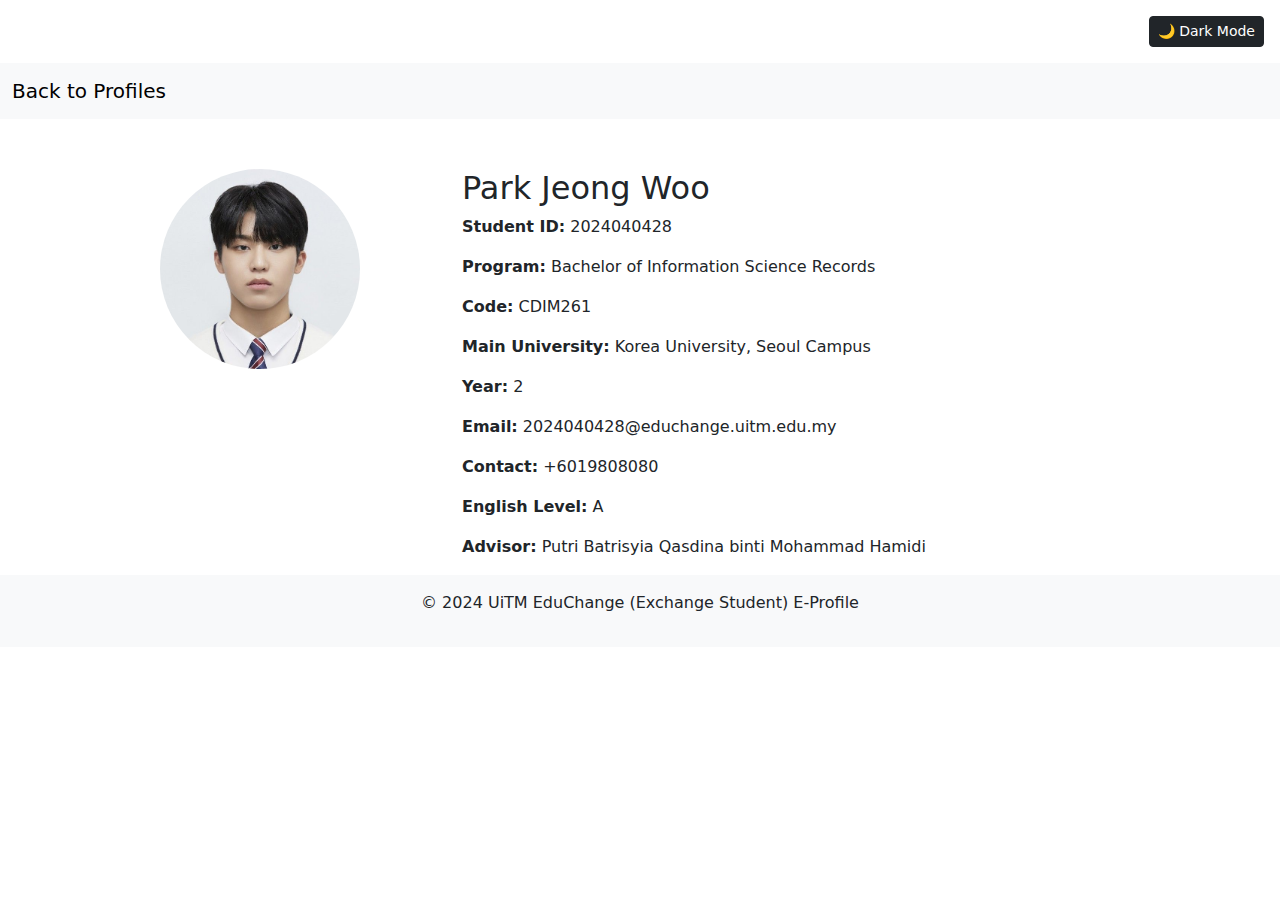
<file: profile_jeongwoo.html>
<!DOCTYPE html>
<html lang="en">
<head>
    <meta charset="UTF-8">
    <meta name="viewport" content="width=device-width, initial-scale=1.0">
    <title>Profile</title>
    <link href="https://cdn.jsdelivr.net/npm/bootstrap@5.3.0/dist/css/bootstrap.min.css" rel="stylesheet">
    <style>
        .profile-img {
            max-width: 200px;
            border-radius: 50%;
            margin-bottom: 20px;
        }
        .profile-container {
            margin-top: 50px;
        }
    </style>
<style>
    body.dark-mode {
        background-color: #121212;
        color: #ffffff;
    }

    .card.dark-mode {
        background-color: #1e1e1e;
        color: #ffffff;
    }

    .btn-dark-mode {
        background-color: #333;
        color: #ffffff;
        border-color: #555;
    }

    footer.dark-mode {
        background-color: #1e1e1e;
        color: #ffffff;
    }
</style>

</head>
<body>

    <div class="text-end p-3">
        <button class="btn btn-sm btn-dark" id="darkModeToggle">🌙 Dark Mode</button>
    </div>

    <script>
        // Toggle Dark Mode
        const toggleButton = document.getElementById("darkModeToggle");
    
        toggleButton.addEventListener("click", function () {
            document.body.classList.toggle("dark-mode");
            const cards = document.querySelectorAll(".card");
            const footer = document.querySelector("footer");
    
            // Toggle dark mode for cards and footer
            cards.forEach(card => card.classList.toggle("dark-mode"));
            footer.classList.toggle("dark-mode");
    
            // Change button text
            if (document.body.classList.contains("dark-mode")) {
                toggleButton.textContent = "☀️ Light Mode";
            } else {
                toggleButton.textContent = "🌙 Dark Mode";
            }
        });
    </script>
    <!-- Navigation -->
    <nav class="navbar navbar-light bg-light">
        <div class="container-fluid">
            <a class="navbar-brand" href="list.html">Back to Profiles</a>
        </div>
    </nav>

    <!-- Profile Details -->
    <div class="container profile-container text-center">
        <div class="row">
            <!-- Profile Image -->
            <div class="col-md-4 text-center">
                <img src="list of profiles/images/jeongwoo.jpg" alt="Profile Picture" class="profile-img">
            </div>

            <!-- Profile Info -->
            <div class="col-md-8 text-start">
                <h2>Park Jeong Woo</h2>
                <p><strong>Student ID:</strong> 2024040428</p>
                <p><strong>Program:</strong> Bachelor of Information Science Records</p>
                <p><strong>Code:</strong> CDIM261</p>
                <p><strong>Main University:</strong> Korea University, Seoul Campus</p>
                <p><strong>Year:</strong> 2</p>
                <p><strong>Email:</strong> 2024040428@educhange.uitm.edu.my</p>
                <p><strong>Contact:</strong> +6019808080</p>
                <p><strong>English Level:</strong> A</p>
                <p><strong>Advisor:</strong> Putri Batrisyia Qasdina binti Mohammad Hamidi</p>
            </div>
        </div>
    </div>

     
    <!-- Footer -->
    <footer class="bg-light text-center py-3">
        <p>&copy; 2024 UiTM EduChange (Exchange Student) E-Profile</p>
    </footer>
</body>
</html>
</file>
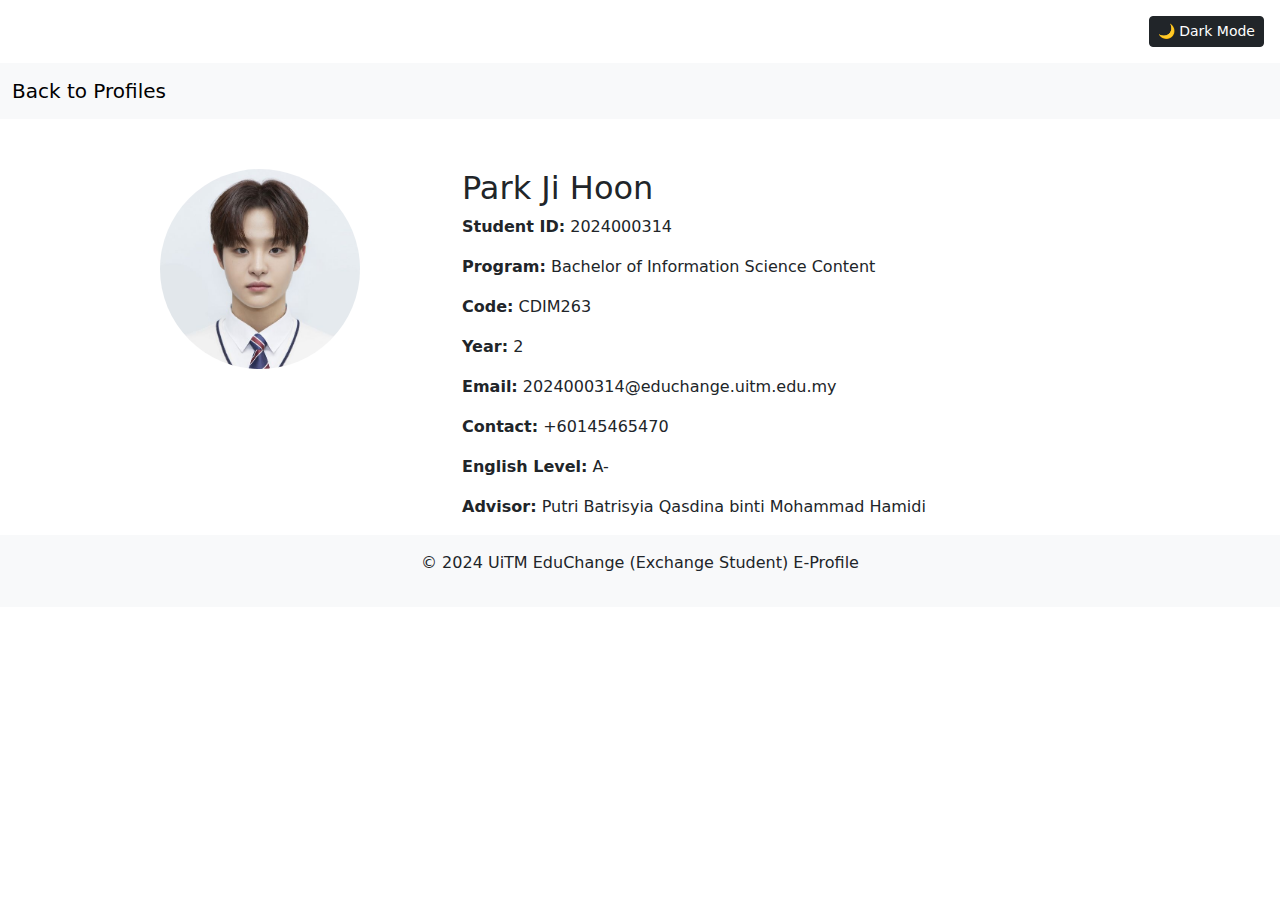
<file: profile_jihoon.html>
<!DOCTYPE html>
<html lang="en">
<head>
    <meta charset="UTF-8">
    <meta name="viewport" content="width=device-width, initial-scale=1.0">
    <title>Profile</title>
    <link href="https://cdn.jsdelivr.net/npm/bootstrap@5.3.0/dist/css/bootstrap.min.css" rel="stylesheet">
    <style>
        .profile-img {
            max-width: 200px;
            border-radius: 50%;
            margin-bottom: 20px;
        }
        .profile-container {
            margin-top: 50px;
        }
    </style>
<style>
    body.dark-mode {
        background-color: #121212;
        color: #ffffff;
    }

    .card.dark-mode {
        background-color: #1e1e1e;
        color: #ffffff;
    }

    .btn-dark-mode {
        background-color: #333;
        color: #ffffff;
        border-color: #555;
    }

    footer.dark-mode {
        background-color: #1e1e1e;
        color: #ffffff;
    }
</style>

</head>
<body>

    <div class="text-end p-3">
        <button class="btn btn-sm btn-dark" id="darkModeToggle">🌙 Dark Mode</button>
    </div>

    <script>
        // Toggle Dark Mode
        const toggleButton = document.getElementById("darkModeToggle");
    
        toggleButton.addEventListener("click", function () {
            document.body.classList.toggle("dark-mode");
            const cards = document.querySelectorAll(".card");
            const footer = document.querySelector("footer");
    
            // Toggle dark mode for cards and footer
            cards.forEach(card => card.classList.toggle("dark-mode"));
            footer.classList.toggle("dark-mode");
    
            // Change button text
            if (document.body.classList.contains("dark-mode")) {
                toggleButton.textContent = "☀️ Light Mode";
            } else {
                toggleButton.textContent = "🌙 Dark Mode";
            }
        });
    </script>
    <!-- Navigation -->
    <nav class="navbar navbar-light bg-light">
        <div class="container-fluid">
            <a class="navbar-brand" href="list.html">Back to Profiles</a>
        </div>
    </nav>

    <!-- Profile Details -->
    <div class="container profile-container text-center">
        <div class="row">
            <!-- Profile Image -->
            <div class="col-md-4 text-center">
                <img src="list of profiles/images/jihoon.jpg" alt="Profile Picture" class="profile-img">
            </div>

            <!-- Profile Info -->
            <div class="col-md-8 text-start">
                <h2>Park Ji Hoon</h2>
                <p><strong>Student ID:</strong> 2024000314</p>
                <p><strong>Program:</strong> Bachelor of Information Science Content</p>
                <p><strong>Code:</strong> CDIM263</p>
                <p><strong>Year:</strong> 2</p>
                <p><strong>Email:</strong> 2024000314@educhange.uitm.edu.my</p>
                <p><strong>Contact:</strong> +60145465470</p>
                <p><strong>English Level:</strong> A-</p>
                <p><strong>Advisor:</strong> Putri Batrisyia Qasdina binti Mohammad Hamidi</p>
            </div>
        </div>
    </div>

     
    <!-- Footer -->
    <footer class="bg-light text-center py-3">
        <p>&copy; 2024 UiTM EduChange (Exchange Student) E-Profile</p>
    </footer>
</body>
</html>
</file>
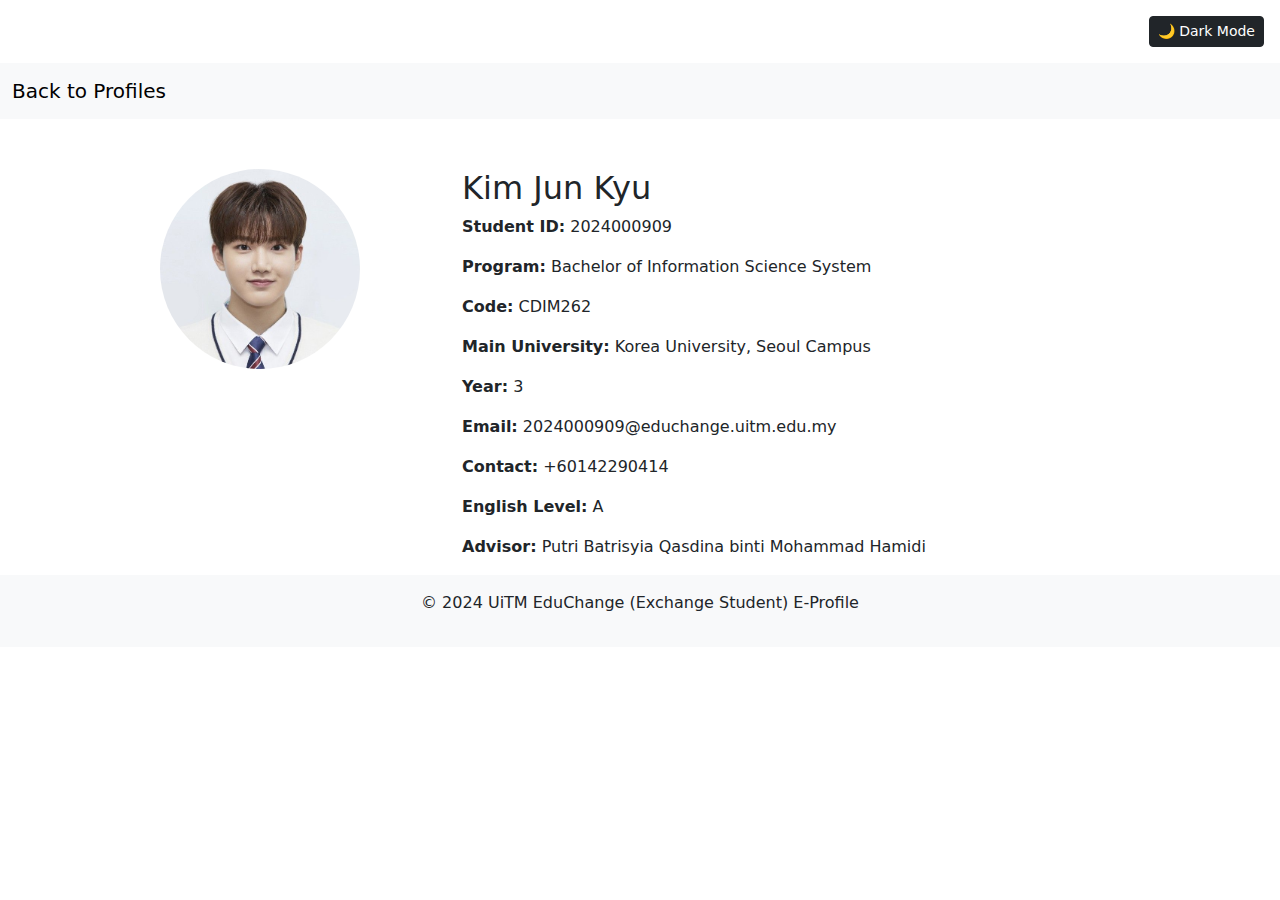
<file: profile_junkyu.html>
<!DOCTYPE html>
<html lang="en">
<head>
    <meta charset="UTF-8">
    <meta name="viewport" content="width=device-width, initial-scale=1.0">
    <title>Profile</title>
    <link href="https://cdn.jsdelivr.net/npm/bootstrap@5.3.0/dist/css/bootstrap.min.css" rel="stylesheet">
    <style>
        .profile-img {
            max-width: 200px;
            border-radius: 50%;
            margin-bottom: 20px;
        }
        .profile-container {
            margin-top: 50px;
        }
    </style>
<style>
    body.dark-mode {
        background-color: #121212;
        color: #ffffff;
    }

    .card.dark-mode {
        background-color: #1e1e1e;
        color: #ffffff;
    }

    .btn-dark-mode {
        background-color: #333;
        color: #ffffff;
        border-color: #555;
    }

    footer.dark-mode {
        background-color: #1e1e1e;
        color: #ffffff;
    }
</style>

</head>
<body>

    <div class="text-end p-3">
        <button class="btn btn-sm btn-dark" id="darkModeToggle">🌙 Dark Mode</button>
    </div>

    <script>
        // Toggle Dark Mode
        const toggleButton = document.getElementById("darkModeToggle");
    
        toggleButton.addEventListener("click", function () {
            document.body.classList.toggle("dark-mode");
            const cards = document.querySelectorAll(".card");
            const footer = document.querySelector("footer");
    
            // Toggle dark mode for cards and footer
            cards.forEach(card => card.classList.toggle("dark-mode"));
            footer.classList.toggle("dark-mode");
    
            // Change button text
            if (document.body.classList.contains("dark-mode")) {
                toggleButton.textContent = "☀️ Light Mode";
            } else {
                toggleButton.textContent = "🌙 Dark Mode";
            }
        });
    </script>
    <!-- Navigation -->
    <nav class="navbar navbar-light bg-light">
        <div class="container-fluid">
            <a class="navbar-brand" href="list.html">Back to Profiles</a>
        </div>
    </nav>

    <!-- Profile Details -->
    <div class="container profile-container text-center">
        <div class="row">
            <!-- Profile Image -->
            <div class="col-md-4 text-center">
                <img src="list of profiles/images/junkyu.jpg" alt="Profile Picture" class="profile-img">
            </div>

            <!-- Profile Info -->
            <div class="col-md-8 text-start">
                <h2>Kim Jun Kyu</h2>
                <p><strong>Student ID:</strong> 2024000909</p>
                <p><strong>Program:</strong> Bachelor of Information Science System</p>
                <p><strong>Code:</strong> CDIM262</p>
                <p><strong>Main University:</strong> Korea University, Seoul Campus</p>
                <p><strong>Year:</strong> 3</p>
                <p><strong>Email:</strong> 2024000909@educhange.uitm.edu.my</p>
                <p><strong>Contact:</strong> +60142290414</p>
                <p><strong>English Level:</strong> A</p>
                <p><strong>Advisor:</strong> Putri Batrisyia Qasdina binti Mohammad Hamidi</p>
            </div>
        </div>
    </div>

     
    <!-- Footer -->
    <footer class="bg-light text-center py-3">
        <p>&copy; 2024 UiTM EduChange (Exchange Student) E-Profile</p>
    </footer>
</body>
</html>
</file>
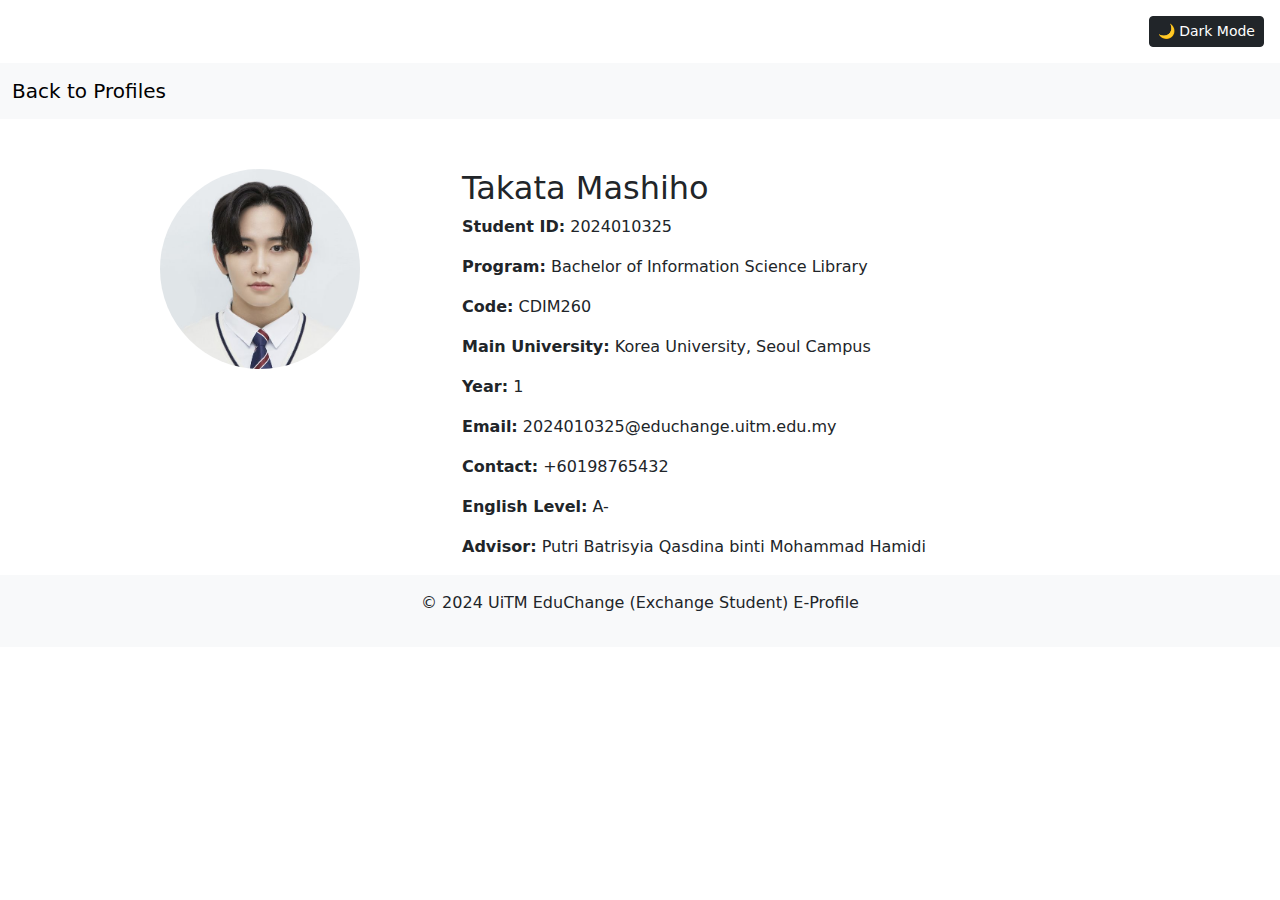
<file: profile_mashiho.html>
<!DOCTYPE html>
<html lang="en">
<head>
    <meta charset="UTF-8">
    <meta name="viewport" content="width=device-width, initial-scale=1.0">
    <title>Profile</title>
    <link href="https://cdn.jsdelivr.net/npm/bootstrap@5.3.0/dist/css/bootstrap.min.css" rel="stylesheet">
    <style>
        .profile-img {
            max-width: 200px;
            border-radius: 50%;
            margin-bottom: 20px;
        }
        .profile-container {
            margin-top: 50px;
        }
    </style>
<style>
    body.dark-mode {
        background-color: #121212;
        color: #ffffff;
    }

    .card.dark-mode {
        background-color: #1e1e1e;
        color: #ffffff;
    }

    .btn-dark-mode {
        background-color: #333;
        color: #ffffff;
        border-color: #555;
    }

    footer.dark-mode {
        background-color: #1e1e1e;
        color: #ffffff;
    }
</style>

</head>
<body>

    <div class="text-end p-3">
        <button class="btn btn-sm btn-dark" id="darkModeToggle">🌙 Dark Mode</button>
    </div>

    <script>
        // Toggle Dark Mode
        const toggleButton = document.getElementById("darkModeToggle");
    
        toggleButton.addEventListener("click", function () {
            document.body.classList.toggle("dark-mode");
            const cards = document.querySelectorAll(".card");
            const footer = document.querySelector("footer");
    
            // Toggle dark mode for cards and footer
            cards.forEach(card => card.classList.toggle("dark-mode"));
            footer.classList.toggle("dark-mode");
    
            // Change button text
            if (document.body.classList.contains("dark-mode")) {
                toggleButton.textContent = "☀️ Light Mode";
            } else {
                toggleButton.textContent = "🌙 Dark Mode";
            }
        });
    </script>
    <!-- Navigation -->
    <nav class="navbar navbar-light bg-light">
        <div class="container-fluid">
            <a class="navbar-brand" href="list.html">Back to Profiles</a>
        </div>
    </nav>

    <!-- Profile Details -->
    <div class="container profile-container text-center">
        <div class="row">
            <!-- Profile Image -->
            <div class="col-md-4 text-center">
                <img src="list of profiles/images/mashiho.jpg" alt="Profile Picture" class="profile-img">
            </div>

            <!-- Profile Info -->
            <div class="col-md-8 text-start">
                <h2>Takata Mashiho</h2>
                <p><strong>Student ID:</strong> 2024010325</p>
                <p><strong>Program:</strong> Bachelor of Information Science Library</p>
                <p><strong>Code:</strong> CDIM260</p>
                <p><strong>Main University:</strong> Korea University, Seoul Campus</p>
                <p><strong>Year:</strong> 1</p>
                <p><strong>Email:</strong> 2024010325@educhange.uitm.edu.my</p>
                <p><strong>Contact:</strong> +60198765432</p>
                <p><strong>English Level:</strong> A-</p> 
                <p><strong>Advisor:</strong> Putri Batrisyia Qasdina binti Mohammad Hamidi</p>
            </div>
        </div>
    </div>

     
    <!-- Footer -->
    <footer class="bg-light text-center py-3">
        <p>&copy; 2024 UiTM EduChange (Exchange Student) E-Profile</p>
    </footer>
</body>
</html>
</file>
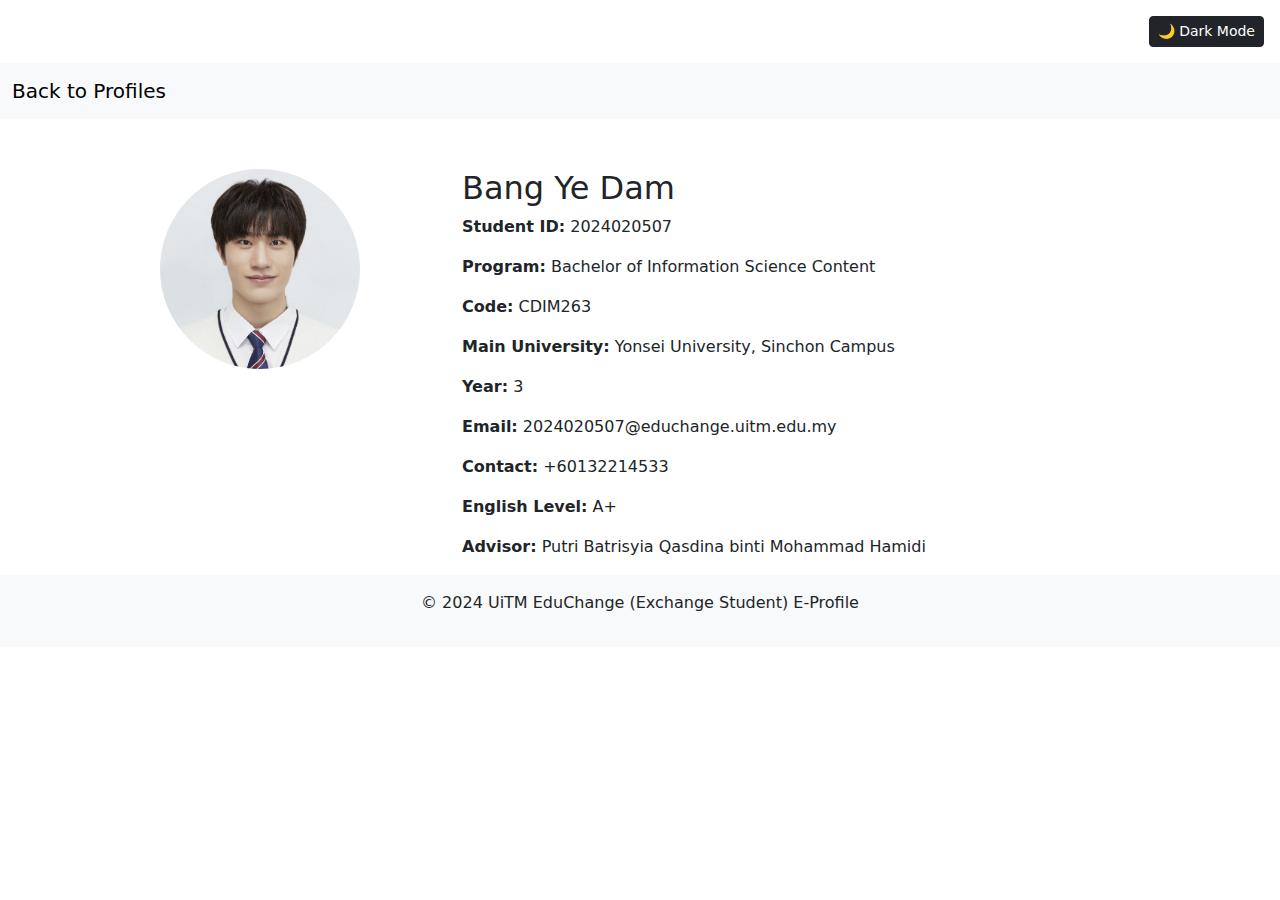
<file: profile_yedam.html>
<!DOCTYPE html>
<html lang="en">
<head>
    <meta charset="UTF-8">
    <meta name="viewport" content="width=device-width, initial-scale=1.0">
    <title>Profile</title>
    <link href="https://cdn.jsdelivr.net/npm/bootstrap@5.3.0/dist/css/bootstrap.min.css" rel="stylesheet">
    <style>
        .profile-img {
            max-width: 200px;
            border-radius: 50%;
            margin-bottom: 20px;
        }
        .profile-container {
            margin-top: 50px;
        }
    </style>
<style>
    body.dark-mode {
        background-color: #121212;
        color: #ffffff;
    }

    .card.dark-mode {
        background-color: #1e1e1e;
        color: #ffffff;
    }

    .btn-dark-mode {
        background-color: #333;
        color: #ffffff;
        border-color: #555;
    }

    footer.dark-mode {
        background-color: #1e1e1e;
        color: #ffffff;
    }
</style>

</head>
<body>

    <div class="text-end p-3">
        <button class="btn btn-sm btn-dark" id="darkModeToggle">🌙 Dark Mode</button>
    </div>

    <script>
        // Toggle Dark Mode
        const toggleButton = document.getElementById("darkModeToggle");
    
        toggleButton.addEventListener("click", function () {
            document.body.classList.toggle("dark-mode");
            const cards = document.querySelectorAll(".card");
            const footer = document.querySelector("footer");
    
            // Toggle dark mode for cards and footer
            cards.forEach(card => card.classList.toggle("dark-mode"));
            footer.classList.toggle("dark-mode");
    
            // Change button text
            if (document.body.classList.contains("dark-mode")) {
                toggleButton.textContent = "☀️ Light Mode";
            } else {
                toggleButton.textContent = "🌙 Dark Mode";
            }
        });
    </script>
    
    <!-- Navigation -->
    <nav class="navbar navbar-light bg-light">
        <div class="container-fluid">
            <a class="navbar-brand" href="list.html">Back to Profiles</a>
        </div>
    </nav>

    <!-- Profile Details -->
    <div class="container profile-container text-center">
        <div class="row">
            <!-- Profile Image -->
            <div class="col-md-4 text-center">
                <img src="list of profiles/images/yedam.jpg" alt="Profile Picture" class="profile-img">
            </div>

            <!-- Profile Info -->
            <div class="col-md-8 text-start">
                <h2>Bang Ye Dam</h2>
                <p><strong>Student ID:</strong> 2024020507</p>
                <p><strong>Program:</strong> Bachelor of Information Science Content</p>
                <p><strong>Code:</strong> CDIM263</p>
                <p><strong>Main University:</strong> Yonsei University, Sinchon Campus</p>
                <p><strong>Year:</strong> 3</p>
                <p><strong>Email:</strong> 2024020507@educhange.uitm.edu.my</p>
                <p><strong>Contact:</strong> +60132214533</p>
                <p><strong>English Level:</strong> A+</p>
                <p><strong>Advisor:</strong> Putri Batrisyia Qasdina binti Mohammad Hamidi</p>
            </div>
        </div>
    </div>

     
    <!-- Footer -->
    <footer class="bg-light text-center py-3">
        <p>&copy; 2024 UiTM EduChange (Exchange Student) E-Profile</p>
    </footer>
</body>
</html>
</file>
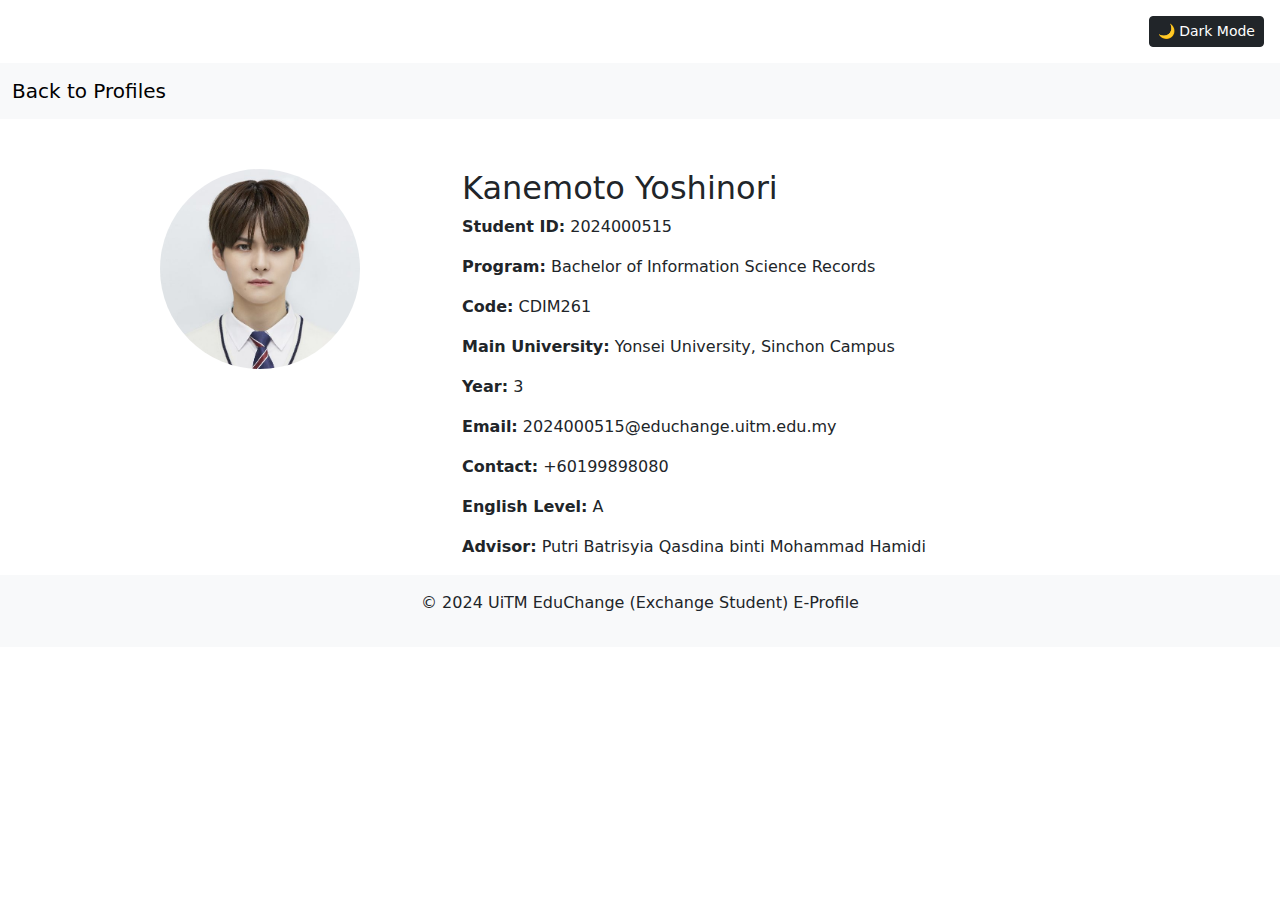
<file: profile_yoshi.html>
<!DOCTYPE html>
<html lang="en">
<head>
    <meta charset="UTF-8">
    <meta name="viewport" content="width=device-width, initial-scale=1.0">
    <title>Profile</title>
    <link href="https://cdn.jsdelivr.net/npm/bootstrap@5.3.0/dist/css/bootstrap.min.css" rel="stylesheet">
    <style>
        .profile-img {
            max-width: 200px;
            border-radius: 50%;
            margin-bottom: 20px;
        }
        .profile-container {
            margin-top: 50px;
        }
    </style>
<style>
    body.dark-mode {
        background-color: #121212;
        color: #ffffff;
    }

    .card.dark-mode {
        background-color: #1e1e1e;
        color: #ffffff;
    }

    .btn-dark-mode {
        background-color: #333;
        color: #ffffff;
        border-color: #555;
    }

    footer.dark-mode {
        background-color: #1e1e1e;
        color: #ffffff;
    }
</style>

</head>
<body>

    <div class="text-end p-3">
        <button class="btn btn-sm btn-dark" id="darkModeToggle">🌙 Dark Mode</button>
    </div>

    <script>
        // Toggle Dark Mode
        const toggleButton = document.getElementById("darkModeToggle");
    
        toggleButton.addEventListener("click", function () {
            document.body.classList.toggle("dark-mode");
            const cards = document.querySelectorAll(".card");
            const footer = document.querySelector("footer");
    
            // Toggle dark mode for cards and footer
            cards.forEach(card => card.classList.toggle("dark-mode"));
            footer.classList.toggle("dark-mode");
    
            // Change button text
            if (document.body.classList.contains("dark-mode")) {
                toggleButton.textContent = "☀️ Light Mode";
            } else {
                toggleButton.textContent = "🌙 Dark Mode";
            }
        });
    </script>
    <!-- Navigation -->
    <nav class="navbar navbar-light bg-light">
        <div class="container-fluid">
            <a class="navbar-brand" href="list.html">Back to Profiles</a>
        </div>
    </nav>

    <!-- Profile Details -->
    <div class="container profile-container text-center">
        <div class="row">
            <!-- Profile Image -->
            <div class="col-md-4 text-center">
                <img src="list of profiles/images/yoshi.jpg" alt="Profile Picture" class="profile-img">
            </div>

            <!-- Profile Info -->
            <div class="col-md-8 text-start">
                <h2>Kanemoto Yoshinori</h2>
                <p><strong>Student ID:</strong> 2024000515</p>
                <p><strong>Program:</strong> Bachelor of Information Science Records</p>
                <p><strong>Code:</strong> CDIM261</p>
                <p><strong>Main University:</strong> Yonsei University, Sinchon Campus</p>
                <p><strong>Year:</strong> 3</p>
                <p><strong>Email:</strong> 2024000515@educhange.uitm.edu.my</p>
                <p><strong>Contact:</strong> +60199898080</p>
                <p><strong>English Level:</strong> A</p>
                <p><strong>Advisor:</strong> Putri Batrisyia Qasdina binti Mohammad Hamidi</p>
            </div>
        </div>
    </div>

     
    <!-- Footer -->
    <footer class="bg-light text-center py-3">
        <p>&copy; 2024 UiTM EduChange (Exchange Student) E-Profile</p>
    </footer>
</body>
</html>
</file>
<file: css/util.css>
/*[ FONT SIZE ]
///////////////////////////////////////////////////////////
*/
.fs-1 {font-size: 1px;}
.fs-2 {font-size: 2px;}
.fs-3 {font-size: 3px;}
.fs-4 {font-size: 4px;}
.fs-5 {font-size: 5px;}
.fs-6 {font-size: 6px;}
.fs-7 {font-size: 7px;}
.fs-8 {font-size: 8px;}
.fs-9 {font-size: 9px;}
.fs-10 {font-size: 10px;}
.fs-11 {font-size: 11px;}
.fs-12 {font-size: 12px;}
.fs-13 {font-size: 13px;}
.fs-14 {font-size: 14px;}
.fs-15 {font-size: 15px;}
.fs-16 {font-size: 16px;}
.fs-17 {font-size: 17px;}
.fs-18 {font-size: 18px;}
.fs-19 {font-size: 19px;}
.fs-20 {font-size: 20px;}
.fs-21 {font-size: 21px;}
.fs-22 {font-size: 22px;}
.fs-23 {font-size: 23px;}
.fs-24 {font-size: 24px;}
.fs-25 {font-size: 25px;}
.fs-26 {font-size: 26px;}
.fs-27 {font-size: 27px;}
.fs-28 {font-size: 28px;}
.fs-29 {font-size: 29px;}
.fs-30 {font-size: 30px;}
.fs-31 {font-size: 31px;}
.fs-32 {font-size: 32px;}
.fs-33 {font-size: 33px;}
.fs-34 {font-size: 34px;}
.fs-35 {font-size: 35px;}
.fs-36 {font-size: 36px;}
.fs-37 {font-size: 37px;}
.fs-38 {font-size: 38px;}
.fs-39 {font-size: 39px;}
.fs-40 {font-size: 40px;}
.fs-41 {font-size: 41px;}
.fs-42 {font-size: 42px;}
.fs-43 {font-size: 43px;}
.fs-44 {font-size: 44px;}
.fs-45 {font-size: 45px;}
.fs-46 {font-size: 46px;}
.fs-47 {font-size: 47px;}
.fs-48 {font-size: 48px;}
.fs-49 {font-size: 49px;}
.fs-50 {font-size: 50px;}
.fs-51 {font-size: 51px;}
.fs-52 {font-size: 52px;}
.fs-53 {font-size: 53px;}
.fs-54 {font-size: 54px;}
.fs-55 {font-size: 55px;}
.fs-56 {font-size: 56px;}
.fs-57 {font-size: 57px;}
.fs-58 {font-size: 58px;}
.fs-59 {font-size: 59px;}
.fs-60 {font-size: 60px;}
.fs-61 {font-size: 61px;}
.fs-62 {font-size: 62px;}
.fs-63 {font-size: 63px;}
.fs-64 {font-size: 64px;}
.fs-65 {font-size: 65px;}
.fs-66 {font-size: 66px;}
.fs-67 {font-size: 67px;}
.fs-68 {font-size: 68px;}
.fs-69 {font-size: 69px;}
.fs-70 {font-size: 70px;}
.fs-71 {font-size: 71px;}
.fs-72 {font-size: 72px;}
.fs-73 {font-size: 73px;}
.fs-74 {font-size: 74px;}
.fs-75 {font-size: 75px;}
.fs-76 {font-size: 76px;}
.fs-77 {font-size: 77px;}
.fs-78 {font-size: 78px;}
.fs-79 {font-size: 79px;}
.fs-80 {font-size: 80px;}
.fs-81 {font-size: 81px;}
.fs-82 {font-size: 82px;}
.fs-83 {font-size: 83px;}
.fs-84 {font-size: 84px;}
.fs-85 {font-size: 85px;}
.fs-86 {font-size: 86px;}
.fs-87 {font-size: 87px;}
.fs-88 {font-size: 88px;}
.fs-89 {font-size: 89px;}
.fs-90 {font-size: 90px;}
.fs-91 {font-size: 91px;}
.fs-92 {font-size: 92px;}
.fs-93 {font-size: 93px;}
.fs-94 {font-size: 94px;}
.fs-95 {font-size: 95px;}
.fs-96 {font-size: 96px;}
.fs-97 {font-size: 97px;}
.fs-98 {font-size: 98px;}
.fs-99 {font-size: 99px;}
.fs-100 {font-size: 100px;}
.fs-101 {font-size: 101px;}
.fs-102 {font-size: 102px;}
.fs-103 {font-size: 103px;}
.fs-104 {font-size: 104px;}
.fs-105 {font-size: 105px;}
.fs-106 {font-size: 106px;}
.fs-107 {font-size: 107px;}
.fs-108 {font-size: 108px;}
.fs-109 {font-size: 109px;}
.fs-110 {font-size: 110px;}
.fs-111 {font-size: 111px;}
.fs-112 {font-size: 112px;}
.fs-113 {font-size: 113px;}
.fs-114 {font-size: 114px;}
.fs-115 {font-size: 115px;}
.fs-116 {font-size: 116px;}
.fs-117 {font-size: 117px;}
.fs-118 {font-size: 118px;}
.fs-119 {font-size: 119px;}
.fs-120 {font-size: 120px;}
.fs-121 {font-size: 121px;}
.fs-122 {font-size: 122px;}
.fs-123 {font-size: 123px;}
.fs-124 {font-size: 124px;}
.fs-125 {font-size: 125px;}
.fs-126 {font-size: 126px;}
.fs-127 {font-size: 127px;}
.fs-128 {font-size: 128px;}
.fs-129 {font-size: 129px;}
.fs-130 {font-size: 130px;}
.fs-131 {font-size: 131px;}
.fs-132 {font-size: 132px;}
.fs-133 {font-size: 133px;}
.fs-134 {font-size: 134px;}
.fs-135 {font-size: 135px;}
.fs-136 {font-size: 136px;}
.fs-137 {font-size: 137px;}
.fs-138 {font-size: 138px;}
.fs-139 {font-size: 139px;}
.fs-140 {font-size: 140px;}
.fs-141 {font-size: 141px;}
.fs-142 {font-size: 142px;}
.fs-143 {font-size: 143px;}
.fs-144 {font-size: 144px;}
.fs-145 {font-size: 145px;}
.fs-146 {font-size: 146px;}
.fs-147 {font-size: 147px;}
.fs-148 {font-size: 148px;}
.fs-149 {font-size: 149px;}
.fs-150 {font-size: 150px;}
.fs-151 {font-size: 151px;}
.fs-152 {font-size: 152px;}
.fs-153 {font-size: 153px;}
.fs-154 {font-size: 154px;}
.fs-155 {font-size: 155px;}
.fs-156 {font-size: 156px;}
.fs-157 {font-size: 157px;}
.fs-158 {font-size: 158px;}
.fs-159 {font-size: 159px;}
.fs-160 {font-size: 160px;}
.fs-161 {font-size: 161px;}
.fs-162 {font-size: 162px;}
.fs-163 {font-size: 163px;}
.fs-164 {font-size: 164px;}
.fs-165 {font-size: 165px;}
.fs-166 {font-size: 166px;}
.fs-167 {font-size: 167px;}
.fs-168 {font-size: 168px;}
.fs-169 {font-size: 169px;}
.fs-170 {font-size: 170px;}
.fs-171 {font-size: 171px;}
.fs-172 {font-size: 172px;}
.fs-173 {font-size: 173px;}
.fs-174 {font-size: 174px;}
.fs-175 {font-size: 175px;}
.fs-176 {font-size: 176px;}
.fs-177 {font-size: 177px;}
.fs-178 {font-size: 178px;}
.fs-179 {font-size: 179px;}
.fs-180 {font-size: 180px;}
.fs-181 {font-size: 181px;}
.fs-182 {font-size: 182px;}
.fs-183 {font-size: 183px;}
.fs-184 {font-size: 184px;}
.fs-185 {font-size: 185px;}
.fs-186 {font-size: 186px;}
.fs-187 {font-size: 187px;}
.fs-188 {font-size: 188px;}
.fs-189 {font-size: 189px;}
.fs-190 {font-size: 190px;}
.fs-191 {font-size: 191px;}
.fs-192 {font-size: 192px;}
.fs-193 {font-size: 193px;}
.fs-194 {font-size: 194px;}
.fs-195 {font-size: 195px;}
.fs-196 {font-size: 196px;}
.fs-197 {font-size: 197px;}
.fs-198 {font-size: 198px;}
.fs-199 {font-size: 199px;}
.fs-200 {font-size: 200px;}

/*[ PADDING ]
///////////////////////////////////////////////////////////
*/
.p-t-0 {padding-top: 0px;}
.p-t-1 {padding-top: 1px;}
.p-t-2 {padding-top: 2px;}
.p-t-3 {padding-top: 3px;}
.p-t-4 {padding-top: 4px;}
.p-t-5 {padding-top: 5px;}
.p-t-6 {padding-top: 6px;}
.p-t-7 {padding-top: 7px;}
.p-t-8 {padding-top: 8px;}
.p-t-9 {padding-top: 9px;}
.p-t-10 {padding-top: 10px;}
.p-t-11 {padding-top: 11px;}
.p-t-12 {padding-top: 12px;}
.p-t-13 {padding-top: 13px;}
.p-t-14 {padding-top: 14px;}
.p-t-15 {padding-top: 15px;}
.p-t-16 {padding-top: 16px;}
.p-t-17 {padding-top: 17px;}
.p-t-18 {padding-top: 18px;}
.p-t-19 {padding-top: 19px;}
.p-t-20 {padding-top: 20px;}
.p-t-21 {padding-top: 21px;}
.p-t-22 {padding-top: 22px;}
.p-t-23 {padding-top: 23px;}
.p-t-24 {padding-top: 24px;}
.p-t-25 {padding-top: 25px;}
.p-t-26 {padding-top: 26px;}
.p-t-27 {padding-top: 27px;}
.p-t-28 {padding-top: 28px;}
.p-t-29 {padding-top: 29px;}
.p-t-30 {padding-top: 30px;}
.p-t-31 {padding-top: 31px;}
.p-t-32 {padding-top: 32px;}
.p-t-33 {padding-top: 33px;}
.p-t-34 {padding-top: 34px;}
.p-t-35 {padding-top: 35px;}
.p-t-36 {padding-top: 36px;}
.p-t-37 {padding-top: 37px;}
.p-t-38 {padding-top: 38px;}
.p-t-39 {padding-top: 39px;}
.p-t-40 {padding-top: 40px;}
.p-t-41 {padding-top: 41px;}
.p-t-42 {padding-top: 42px;}
.p-t-43 {padding-top: 43px;}
.p-t-44 {padding-top: 44px;}
.p-t-45 {padding-top: 45px;}
.p-t-46 {padding-top: 46px;}
.p-t-47 {padding-top: 47px;}
.p-t-48 {padding-top: 48px;}
.p-t-49 {padding-top: 49px;}
.p-t-50 {padding-top: 50px;}
.p-t-51 {padding-top: 51px;}
.p-t-52 {padding-top: 52px;}
.p-t-53 {padding-top: 53px;}
.p-t-54 {padding-top: 54px;}
.p-t-55 {padding-top: 55px;}
.p-t-56 {padding-top: 56px;}
.p-t-57 {padding-top: 57px;}
.p-t-58 {padding-top: 58px;}
.p-t-59 {padding-top: 59px;}
.p-t-60 {padding-top: 60px;}
.p-t-61 {padding-top: 61px;}
.p-t-62 {padding-top: 62px;}
.p-t-63 {padding-top: 63px;}
.p-t-64 {padding-top: 64px;}
.p-t-65 {padding-top: 65px;}
.p-t-66 {padding-top: 66px;}
.p-t-67 {padding-top: 67px;}
.p-t-68 {padding-top: 68px;}
.p-t-69 {padding-top: 69px;}
.p-t-70 {padding-top: 70px;}
.p-t-71 {padding-top: 71px;}
.p-t-72 {padding-top: 72px;}
.p-t-73 {padding-top: 73px;}
.p-t-74 {padding-top: 74px;}
.p-t-75 {padding-top: 75px;}
.p-t-76 {padding-top: 76px;}
.p-t-77 {padding-top: 77px;}
.p-t-78 {padding-top: 78px;}
.p-t-79 {padding-top: 79px;}
.p-t-80 {padding-top: 80px;}
.p-t-81 {padding-top: 81px;}
.p-t-82 {padding-top: 82px;}
.p-t-83 {padding-top: 83px;}
.p-t-84 {padding-top: 84px;}
.p-t-85 {padding-top: 85px;}
.p-t-86 {padding-top: 86px;}
.p-t-87 {padding-top: 87px;}
.p-t-88 {padding-top: 88px;}
.p-t-89 {padding-top: 89px;}
.p-t-90 {padding-top: 90px;}
.p-t-91 {padding-top: 91px;}
.p-t-92 {padding-top: 92px;}
.p-t-93 {padding-top: 93px;}
.p-t-94 {padding-top: 94px;}
.p-t-95 {padding-top: 95px;}
.p-t-96 {padding-top: 96px;}
.p-t-97 {padding-top: 97px;}
.p-t-98 {padding-top: 98px;}
.p-t-99 {padding-top: 99px;}
.p-t-100 {padding-top: 100px;}
.p-t-101 {padding-top: 101px;}
.p-t-102 {padding-top: 102px;}
.p-t-103 {padding-top: 103px;}
.p-t-104 {padding-top: 104px;}
.p-t-105 {padding-top: 105px;}
.p-t-106 {padding-top: 106px;}
.p-t-107 {padding-top: 107px;}
.p-t-108 {padding-top: 108px;}
.p-t-109 {padding-top: 109px;}
.p-t-110 {padding-top: 110px;}
.p-t-111 {padding-top: 111px;}
.p-t-112 {padding-top: 112px;}
.p-t-113 {padding-top: 113px;}
.p-t-114 {padding-top: 114px;}
.p-t-115 {padding-top: 115px;}
.p-t-116 {padding-top: 116px;}
.p-t-117 {padding-top: 117px;}
.p-t-118 {padding-top: 118px;}
.p-t-119 {padding-top: 119px;}
.p-t-120 {padding-top: 120px;}
.p-t-121 {padding-top: 121px;}
.p-t-122 {padding-top: 122px;}
.p-t-123 {padding-top: 123px;}
.p-t-124 {padding-top: 124px;}
.p-t-125 {padding-top: 125px;}
.p-t-126 {padding-top: 126px;}
.p-t-127 {padding-top: 127px;}
.p-t-128 {padding-top: 128px;}
.p-t-129 {padding-top: 129px;}
.p-t-130 {padding-top: 130px;}
.p-t-131 {padding-top: 131px;}
.p-t-132 {padding-top: 132px;}
.p-t-133 {padding-top: 133px;}
.p-t-134 {padding-top: 134px;}
.p-t-135 {padding-top: 135px;}
.p-t-136 {padding-top: 136px;}
.p-t-137 {padding-top: 137px;}
.p-t-138 {padding-top: 138px;}
.p-t-139 {padding-top: 139px;}
.p-t-140 {padding-top: 140px;}
.p-t-141 {padding-top: 141px;}
.p-t-142 {padding-top: 142px;}
.p-t-143 {padding-top: 143px;}
.p-t-144 {padding-top: 144px;}
.p-t-145 {padding-top: 145px;}
.p-t-146 {padding-top: 146px;}
.p-t-147 {padding-top: 147px;}
.p-t-148 {padding-top: 148px;}
.p-t-149 {padding-top: 149px;}
.p-t-150 {padding-top: 150px;}
.p-t-151 {padding-top: 151px;}
.p-t-152 {padding-top: 152px;}
.p-t-153 {padding-top: 153px;}
.p-t-154 {padding-top: 154px;}
.p-t-155 {padding-top: 155px;}
.p-t-156 {padding-top: 156px;}
.p-t-157 {padding-top: 157px;}
.p-t-158 {padding-top: 158px;}
.p-t-159 {padding-top: 159px;}
.p-t-160 {padding-top: 160px;}
.p-t-161 {padding-top: 161px;}
.p-t-162 {padding-top: 162px;}
.p-t-163 {padding-top: 163px;}
.p-t-164 {padding-top: 164px;}
.p-t-165 {padding-top: 165px;}
.p-t-166 {padding-top: 166px;}
.p-t-167 {padding-top: 167px;}
.p-t-168 {padding-top: 168px;}
.p-t-169 {padding-top: 169px;}
.p-t-170 {padding-top: 170px;}
.p-t-171 {padding-top: 171px;}
.p-t-172 {padding-top: 172px;}
.p-t-173 {padding-top: 173px;}
.p-t-174 {padding-top: 174px;}
.p-t-175 {padding-top: 175px;}
.p-t-176 {padding-top: 176px;}
.p-t-177 {padding-top: 177px;}
.p-t-178 {padding-top: 178px;}
.p-t-179 {padding-top: 179px;}
.p-t-180 {padding-top: 180px;}
.p-t-181 {padding-top: 181px;}
.p-t-182 {padding-top: 182px;}
.p-t-183 {padding-top: 183px;}
.p-t-184 {padding-top: 184px;}
.p-t-185 {padding-top: 185px;}
.p-t-186 {padding-top: 186px;}
.p-t-187 {padding-top: 187px;}
.p-t-188 {padding-top: 188px;}
.p-t-189 {padding-top: 189px;}
.p-t-190 {padding-top: 190px;}
.p-t-191 {padding-top: 191px;}
.p-t-192 {padding-top: 192px;}
.p-t-193 {padding-top: 193px;}
.p-t-194 {padding-top: 194px;}
.p-t-195 {padding-top: 195px;}
.p-t-196 {padding-top: 196px;}
.p-t-197 {padding-top: 197px;}
.p-t-198 {padding-top: 198px;}
.p-t-199 {padding-top: 199px;}
.p-t-200 {padding-top: 200px;}
.p-t-201 {padding-top: 201px;}
.p-t-202 {padding-top: 202px;}
.p-t-203 {padding-top: 203px;}
.p-t-204 {padding-top: 204px;}
.p-t-205 {padding-top: 205px;}
.p-t-206 {padding-top: 206px;}
.p-t-207 {padding-top: 207px;}
.p-t-208 {padding-top: 208px;}
.p-t-209 {padding-top: 209px;}
.p-t-210 {padding-top: 210px;}
.p-t-211 {padding-top: 211px;}
.p-t-212 {padding-top: 212px;}
.p-t-213 {padding-top: 213px;}
.p-t-214 {padding-top: 214px;}
.p-t-215 {padding-top: 215px;}
.p-t-216 {padding-top: 216px;}
.p-t-217 {padding-top: 217px;}
.p-t-218 {padding-top: 218px;}
.p-t-219 {padding-top: 219px;}
.p-t-220 {padding-top: 220px;}
.p-t-221 {padding-top: 221px;}
.p-t-222 {padding-top: 222px;}
.p-t-223 {padding-top: 223px;}
.p-t-224 {padding-top: 224px;}
.p-t-225 {padding-top: 225px;}
.p-t-226 {padding-top: 226px;}
.p-t-227 {padding-top: 227px;}
.p-t-228 {padding-top: 228px;}
.p-t-229 {padding-top: 229px;}
.p-t-230 {padding-top: 230px;}
.p-t-231 {padding-top: 231px;}
.p-t-232 {padding-top: 232px;}
.p-t-233 {padding-top: 233px;}
.p-t-234 {padding-top: 234px;}
.p-t-235 {padding-top: 235px;}
.p-t-236 {padding-top: 236px;}
.p-t-237 {padding-top: 237px;}
.p-t-238 {padding-top: 238px;}
.p-t-239 {padding-top: 239px;}
.p-t-240 {padding-top: 240px;}
.p-t-241 {padding-top: 241px;}
.p-t-242 {padding-top: 242px;}
.p-t-243 {padding-top: 243px;}
.p-t-244 {padding-top: 244px;}
.p-t-245 {padding-top: 245px;}
.p-t-246 {padding-top: 246px;}
.p-t-247 {padding-top: 247px;}
.p-t-248 {padding-top: 248px;}
.p-t-249 {padding-top: 249px;}
.p-t-250 {padding-top: 250px;}
.p-b-0 {padding-bottom: 0px;}
.p-b-1 {padding-bottom: 1px;}
.p-b-2 {padding-bottom: 2px;}
.p-b-3 {padding-bottom: 3px;}
.p-b-4 {padding-bottom: 4px;}
.p-b-5 {padding-bottom: 5px;}
.p-b-6 {padding-bottom: 6px;}
.p-b-7 {padding-bottom: 7px;}
.p-b-8 {padding-bottom: 8px;}
.p-b-9 {padding-bottom: 9px;}
.p-b-10 {padding-bottom: 10px;}
.p-b-11 {padding-bottom: 11px;}
.p-b-12 {padding-bottom: 12px;}
.p-b-13 {padding-bottom: 13px;}
.p-b-14 {padding-bottom: 14px;}
.p-b-15 {padding-bottom: 15px;}
.p-b-16 {padding-bottom: 16px;}
.p-b-17 {padding-bottom: 17px;}
.p-b-18 {padding-bottom: 18px;}
.p-b-19 {padding-bottom: 19px;}
.p-b-20 {padding-bottom: 20px;}
.p-b-21 {padding-bottom: 21px;}
.p-b-22 {padding-bottom: 22px;}
.p-b-23 {padding-bottom: 23px;}
.p-b-24 {padding-bottom: 24px;}
.p-b-25 {padding-bottom: 25px;}
.p-b-26 {padding-bottom: 26px;}
.p-b-27 {padding-bottom: 27px;}
.p-b-28 {padding-bottom: 28px;}
.p-b-29 {padding-bottom: 29px;}
.p-b-30 {padding-bottom: 30px;}
.p-b-31 {padding-bottom: 31px;}
.p-b-32 {padding-bottom: 32px;}
.p-b-33 {padding-bottom: 33px;}
.p-b-34 {padding-bottom: 34px;}
.p-b-35 {padding-bottom: 35px;}
.p-b-36 {padding-bottom: 36px;}
.p-b-37 {padding-bottom: 37px;}
.p-b-38 {padding-bottom: 38px;}
.p-b-39 {padding-bottom: 39px;}
.p-b-40 {padding-bottom: 40px;}
.p-b-41 {padding-bottom: 41px;}
.p-b-42 {padding-bottom: 42px;}
.p-b-43 {padding-bottom: 43px;}
.p-b-44 {padding-bottom: 44px;}
.p-b-45 {padding-bottom: 45px;}
.p-b-46 {padding-bottom: 46px;}
.p-b-47 {padding-bottom: 47px;}
.p-b-48 {padding-bottom: 48px;}
.p-b-49 {padding-bottom: 49px;}
.p-b-50 {padding-bottom: 50px;}
.p-b-51 {padding-bottom: 51px;}
.p-b-52 {padding-bottom: 52px;}
.p-b-53 {padding-bottom: 53px;}
.p-b-54 {padding-bottom: 54px;}
.p-b-55 {padding-bottom: 55px;}
.p-b-56 {padding-bottom: 56px;}
.p-b-57 {padding-bottom: 57px;}
.p-b-58 {padding-bottom: 58px;}
.p-b-59 {padding-bottom: 59px;}
.p-b-60 {padding-bottom: 60px;}
.p-b-61 {padding-bottom: 61px;}
.p-b-62 {padding-bottom: 62px;}
.p-b-63 {padding-bottom: 63px;}
.p-b-64 {padding-bottom: 64px;}
.p-b-65 {padding-bottom: 65px;}
.p-b-66 {padding-bottom: 66px;}
.p-b-67 {padding-bottom: 67px;}
.p-b-68 {padding-bottom: 68px;}
.p-b-69 {padding-bottom: 69px;}
.p-b-70 {padding-bottom: 70px;}
.p-b-71 {padding-bottom: 71px;}
.p-b-72 {padding-bottom: 72px;}
.p-b-73 {padding-bottom: 73px;}
.p-b-74 {padding-bottom: 74px;}
.p-b-75 {padding-bottom: 75px;}
.p-b-76 {padding-bottom: 76px;}
.p-b-77 {padding-bottom: 77px;}
.p-b-78 {padding-bottom: 78px;}
.p-b-79 {padding-bottom: 79px;}
.p-b-80 {padding-bottom: 80px;}
.p-b-81 {padding-bottom: 81px;}
.p-b-82 {padding-bottom: 82px;}
.p-b-83 {padding-bottom: 83px;}
.p-b-84 {padding-bottom: 84px;}
.p-b-85 {padding-bottom: 85px;}
.p-b-86 {padding-bottom: 86px;}
.p-b-87 {padding-bottom: 87px;}
.p-b-88 {padding-bottom: 88px;}
.p-b-89 {padding-bottom: 89px;}
.p-b-90 {padding-bottom: 90px;}
.p-b-91 {padding-bottom: 91px;}
.p-b-92 {padding-bottom: 92px;}
.p-b-93 {padding-bottom: 93px;}
.p-b-94 {padding-bottom: 94px;}
.p-b-95 {padding-bottom: 95px;}
.p-b-96 {padding-bottom: 96px;}
.p-b-97 {padding-bottom: 97px;}
.p-b-98 {padding-bottom: 98px;}
.p-b-99 {padding-bottom: 99px;}
.p-b-100 {padding-bottom: 100px;}
.p-b-101 {padding-bottom: 101px;}
.p-b-102 {padding-bottom: 102px;}
.p-b-103 {padding-bottom: 103px;}
.p-b-104 {padding-bottom: 104px;}
.p-b-105 {padding-bottom: 105px;}
.p-b-106 {padding-bottom: 106px;}
.p-b-107 {padding-bottom: 107px;}
.p-b-108 {padding-bottom: 108px;}
.p-b-109 {padding-bottom: 109px;}
.p-b-110 {padding-bottom: 110px;}
.p-b-111 {padding-bottom: 111px;}
.p-b-112 {padding-bottom: 112px;}
.p-b-113 {padding-bottom: 113px;}
.p-b-114 {padding-bottom: 114px;}
.p-b-115 {padding-bottom: 115px;}
.p-b-116 {padding-bottom: 116px;}
.p-b-117 {padding-bottom: 117px;}
.p-b-118 {padding-bottom: 118px;}
.p-b-119 {padding-bottom: 119px;}
.p-b-120 {padding-bottom: 120px;}
.p-b-121 {padding-bottom: 121px;}
.p-b-122 {padding-bottom: 122px;}
.p-b-123 {padding-bottom: 123px;}
.p-b-124 {padding-bottom: 124px;}
.p-b-125 {padding-bottom: 125px;}
.p-b-126 {padding-bottom: 126px;}
.p-b-127 {padding-bottom: 127px;}
.p-b-128 {padding-bottom: 128px;}
.p-b-129 {padding-bottom: 129px;}
.p-b-130 {padding-bottom: 130px;}
.p-b-131 {padding-bottom: 131px;}
.p-b-132 {padding-bottom: 132px;}
.p-b-133 {padding-bottom: 133px;}
.p-b-134 {padding-bottom: 134px;}
.p-b-135 {padding-bottom: 135px;}
.p-b-136 {padding-bottom: 136px;}
.p-b-137 {padding-bottom: 137px;}
.p-b-138 {padding-bottom: 138px;}
.p-b-139 {padding-bottom: 139px;}
.p-b-140 {padding-bottom: 140px;}
.p-b-141 {padding-bottom: 141px;}
.p-b-142 {padding-bottom: 142px;}
.p-b-143 {padding-bottom: 143px;}
.p-b-144 {padding-bottom: 144px;}
.p-b-145 {padding-bottom: 145px;}
.p-b-146 {padding-bottom: 146px;}
.p-b-147 {padding-bottom: 147px;}
.p-b-148 {padding-bottom: 148px;}
.p-b-149 {padding-bottom: 149px;}
.p-b-150 {padding-bottom: 150px;}
.p-b-151 {padding-bottom: 151px;}
.p-b-152 {padding-bottom: 152px;}
.p-b-153 {padding-bottom: 153px;}
.p-b-154 {padding-bottom: 154px;}
.p-b-155 {padding-bottom: 155px;}
.p-b-156 {padding-bottom: 156px;}
.p-b-157 {padding-bottom: 157px;}
.p-b-158 {padding-bottom: 158px;}
.p-b-159 {padding-bottom: 159px;}
.p-b-160 {padding-bottom: 160px;}
.p-b-161 {padding-bottom: 161px;}
.p-b-162 {padding-bottom: 162px;}
.p-b-163 {padding-bottom: 163px;}
.p-b-164 {padding-bottom: 164px;}
.p-b-165 {padding-bottom: 165px;}
.p-b-166 {padding-bottom: 166px;}
.p-b-167 {padding-bottom: 167px;}
.p-b-168 {padding-bottom: 168px;}
.p-b-169 {padding-bottom: 169px;}
.p-b-170 {padding-bottom: 170px;}
.p-b-171 {padding-bottom: 171px;}
.p-b-172 {padding-bottom: 172px;}
.p-b-173 {padding-bottom: 173px;}
.p-b-174 {padding-bottom: 174px;}
.p-b-175 {padding-bottom: 175px;}
.p-b-176 {padding-bottom: 176px;}
.p-b-177 {padding-bottom: 177px;}
.p-b-178 {padding-bottom: 178px;}
.p-b-179 {padding-bottom: 179px;}
.p-b-180 {padding-bottom: 180px;}
.p-b-181 {padding-bottom: 181px;}
.p-b-182 {padding-bottom: 182px;}
.p-b-183 {padding-bottom: 183px;}
.p-b-184 {padding-bottom: 184px;}
.p-b-185 {padding-bottom: 185px;}
.p-b-186 {padding-bottom: 186px;}
.p-b-187 {padding-bottom: 187px;}
.p-b-188 {padding-bottom: 188px;}
.p-b-189 {padding-bottom: 189px;}
.p-b-190 {padding-bottom: 190px;}
.p-b-191 {padding-bottom: 191px;}
.p-b-192 {padding-bottom: 192px;}
.p-b-193 {padding-bottom: 193px;}
.p-b-194 {padding-bottom: 194px;}
.p-b-195 {padding-bottom: 195px;}
.p-b-196 {padding-bottom: 196px;}
.p-b-197 {padding-bottom: 197px;}
.p-b-198 {padding-bottom: 198px;}
.p-b-199 {padding-bottom: 199px;}
.p-b-200 {padding-bottom: 200px;}
.p-b-201 {padding-bottom: 201px;}
.p-b-202 {padding-bottom: 202px;}
.p-b-203 {padding-bottom: 203px;}
.p-b-204 {padding-bottom: 204px;}
.p-b-205 {padding-bottom: 205px;}
.p-b-206 {padding-bottom: 206px;}
.p-b-207 {padding-bottom: 207px;}
.p-b-208 {padding-bottom: 208px;}
.p-b-209 {padding-bottom: 209px;}
.p-b-210 {padding-bottom: 210px;}
.p-b-211 {padding-bottom: 211px;}
.p-b-212 {padding-bottom: 212px;}
.p-b-213 {padding-bottom: 213px;}
.p-b-214 {padding-bottom: 214px;}
.p-b-215 {padding-bottom: 215px;}
.p-b-216 {padding-bottom: 216px;}
.p-b-217 {padding-bottom: 217px;}
.p-b-218 {padding-bottom: 218px;}
.p-b-219 {padding-bottom: 219px;}
.p-b-220 {padding-bottom: 220px;}
.p-b-221 {padding-bottom: 221px;}
.p-b-222 {padding-bottom: 222px;}
.p-b-223 {padding-bottom: 223px;}
.p-b-224 {padding-bottom: 224px;}
.p-b-225 {padding-bottom: 225px;}
.p-b-226 {padding-bottom: 226px;}
.p-b-227 {padding-bottom: 227px;}
.p-b-228 {padding-bottom: 228px;}
.p-b-229 {padding-bottom: 229px;}
.p-b-230 {padding-bottom: 230px;}
.p-b-231 {padding-bottom: 231px;}
.p-b-232 {padding-bottom: 232px;}
.p-b-233 {padding-bottom: 233px;}
.p-b-234 {padding-bottom: 234px;}
.p-b-235 {padding-bottom: 235px;}
.p-b-236 {padding-bottom: 236px;}
.p-b-237 {padding-bottom: 237px;}
.p-b-238 {padding-bottom: 238px;}
.p-b-239 {padding-bottom: 239px;}
.p-b-240 {padding-bottom: 240px;}
.p-b-241 {padding-bottom: 241px;}
.p-b-242 {padding-bottom: 242px;}
.p-b-243 {padding-bottom: 243px;}
.p-b-244 {padding-bottom: 244px;}
.p-b-245 {padding-bottom: 245px;}
.p-b-246 {padding-bottom: 246px;}
.p-b-247 {padding-bottom: 247px;}
.p-b-248 {padding-bottom: 248px;}
.p-b-249 {padding-bottom: 249px;}
.p-b-250 {padding-bottom: 250px;}
.p-l-0 {padding-left: 0px;}
.p-l-1 {padding-left: 1px;}
.p-l-2 {padding-left: 2px;}
.p-l-3 {padding-left: 3px;}
.p-l-4 {padding-left: 4px;}
.p-l-5 {padding-left: 5px;}
.p-l-6 {padding-left: 6px;}
.p-l-7 {padding-left: 7px;}
.p-l-8 {padding-left: 8px;}
.p-l-9 {padding-left: 9px;}
.p-l-10 {padding-left: 10px;}
.p-l-11 {padding-left: 11px;}
.p-l-12 {padding-left: 12px;}
.p-l-13 {padding-left: 13px;}
.p-l-14 {padding-left: 14px;}
.p-l-15 {padding-left: 15px;}
.p-l-16 {padding-left: 16px;}
.p-l-17 {padding-left: 17px;}
.p-l-18 {padding-left: 18px;}
.p-l-19 {padding-left: 19px;}
.p-l-20 {padding-left: 20px;}
.p-l-21 {padding-left: 21px;}
.p-l-22 {padding-left: 22px;}
.p-l-23 {padding-left: 23px;}
.p-l-24 {padding-left: 24px;}
.p-l-25 {padding-left: 25px;}
.p-l-26 {padding-left: 26px;}
.p-l-27 {padding-left: 27px;}
.p-l-28 {padding-left: 28px;}
.p-l-29 {padding-left: 29px;}
.p-l-30 {padding-left: 30px;}
.p-l-31 {padding-left: 31px;}
.p-l-32 {padding-left: 32px;}
.p-l-33 {padding-left: 33px;}
.p-l-34 {padding-left: 34px;}
.p-l-35 {padding-left: 35px;}
.p-l-36 {padding-left: 36px;}
.p-l-37 {padding-left: 37px;}
.p-l-38 {padding-left: 38px;}
.p-l-39 {padding-left: 39px;}
.p-l-40 {padding-left: 40px;}
.p-l-41 {padding-left: 41px;}
.p-l-42 {padding-left: 42px;}
.p-l-43 {padding-left: 43px;}
.p-l-44 {padding-left: 44px;}
.p-l-45 {padding-left: 45px;}
.p-l-46 {padding-left: 46px;}
.p-l-47 {padding-left: 47px;}
.p-l-48 {padding-left: 48px;}
.p-l-49 {padding-left: 49px;}
.p-l-50 {padding-left: 50px;}
.p-l-51 {padding-left: 51px;}
.p-l-52 {padding-left: 52px;}
.p-l-53 {padding-left: 53px;}
.p-l-54 {padding-left: 54px;}
.p-l-55 {padding-left: 55px;}
.p-l-56 {padding-left: 56px;}
.p-l-57 {padding-left: 57px;}
.p-l-58 {padding-left: 58px;}
.p-l-59 {padding-left: 59px;}
.p-l-60 {padding-left: 60px;}
.p-l-61 {padding-left: 61px;}
.p-l-62 {padding-left: 62px;}
.p-l-63 {padding-left: 63px;}
.p-l-64 {padding-left: 64px;}
.p-l-65 {padding-left: 65px;}
.p-l-66 {padding-left: 66px;}
.p-l-67 {padding-left: 67px;}
.p-l-68 {padding-left: 68px;}
.p-l-69 {padding-left: 69px;}
.p-l-70 {padding-left: 70px;}
.p-l-71 {padding-left: 71px;}
.p-l-72 {padding-left: 72px;}
.p-l-73 {padding-left: 73px;}
.p-l-74 {padding-left: 74px;}
.p-l-75 {padding-left: 75px;}
.p-l-76 {padding-left: 76px;}
.p-l-77 {padding-left: 77px;}
.p-l-78 {padding-left: 78px;}
.p-l-79 {padding-left: 79px;}
.p-l-80 {padding-left: 80px;}
.p-l-81 {padding-left: 81px;}
.p-l-82 {padding-left: 82px;}
.p-l-83 {padding-left: 83px;}
.p-l-84 {padding-left: 84px;}
.p-l-85 {padding-left: 85px;}
.p-l-86 {padding-left: 86px;}
.p-l-87 {padding-left: 87px;}
.p-l-88 {padding-left: 88px;}
.p-l-89 {padding-left: 89px;}
.p-l-90 {padding-left: 90px;}
.p-l-91 {padding-left: 91px;}
.p-l-92 {padding-left: 92px;}
.p-l-93 {padding-left: 93px;}
.p-l-94 {padding-left: 94px;}
.p-l-95 {padding-left: 95px;}
.p-l-96 {padding-left: 96px;}
.p-l-97 {padding-left: 97px;}
.p-l-98 {padding-left: 98px;}
.p-l-99 {padding-left: 99px;}
.p-l-100 {padding-left: 100px;}
.p-l-101 {padding-left: 101px;}
.p-l-102 {padding-left: 102px;}
.p-l-103 {padding-left: 103px;}
.p-l-104 {padding-left: 104px;}
.p-l-105 {padding-left: 105px;}
.p-l-106 {padding-left: 106px;}
.p-l-107 {padding-left: 107px;}
.p-l-108 {padding-left: 108px;}
.p-l-109 {padding-left: 109px;}
.p-l-110 {padding-left: 110px;}
.p-l-111 {padding-left: 111px;}
.p-l-112 {padding-left: 112px;}
.p-l-113 {padding-left: 113px;}
.p-l-114 {padding-left: 114px;}
.p-l-115 {padding-left: 115px;}
.p-l-116 {padding-left: 116px;}
.p-l-117 {padding-left: 117px;}
.p-l-118 {padding-left: 118px;}
.p-l-119 {padding-left: 119px;}
.p-l-120 {padding-left: 120px;}
.p-l-121 {padding-left: 121px;}
.p-l-122 {padding-left: 122px;}
.p-l-123 {padding-left: 123px;}
.p-l-124 {padding-left: 124px;}
.p-l-125 {padding-left: 125px;}
.p-l-126 {padding-left: 126px;}
.p-l-127 {padding-left: 127px;}
.p-l-128 {padding-left: 128px;}
.p-l-129 {padding-left: 129px;}
.p-l-130 {padding-left: 130px;}
.p-l-131 {padding-left: 131px;}
.p-l-132 {padding-left: 132px;}
.p-l-133 {padding-left: 133px;}
.p-l-134 {padding-left: 134px;}
.p-l-135 {padding-left: 135px;}
.p-l-136 {padding-left: 136px;}
.p-l-137 {padding-left: 137px;}
.p-l-138 {padding-left: 138px;}
.p-l-139 {padding-left: 139px;}
.p-l-140 {padding-left: 140px;}
.p-l-141 {padding-left: 141px;}
.p-l-142 {padding-left: 142px;}
.p-l-143 {padding-left: 143px;}
.p-l-144 {padding-left: 144px;}
.p-l-145 {padding-left: 145px;}
.p-l-146 {padding-left: 146px;}
.p-l-147 {padding-left: 147px;}
.p-l-148 {padding-left: 148px;}
.p-l-149 {padding-left: 149px;}
.p-l-150 {padding-left: 150px;}
.p-l-151 {padding-left: 151px;}
.p-l-152 {padding-left: 152px;}
.p-l-153 {padding-left: 153px;}
.p-l-154 {padding-left: 154px;}
.p-l-155 {padding-left: 155px;}
.p-l-156 {padding-left: 156px;}
.p-l-157 {padding-left: 157px;}
.p-l-158 {padding-left: 158px;}
.p-l-159 {padding-left: 159px;}
.p-l-160 {padding-left: 160px;}
.p-l-161 {padding-left: 161px;}
.p-l-162 {padding-left: 162px;}
.p-l-163 {padding-left: 163px;}
.p-l-164 {padding-left: 164px;}
.p-l-165 {padding-left: 165px;}
.p-l-166 {padding-left: 166px;}
.p-l-167 {padding-left: 167px;}
.p-l-168 {padding-left: 168px;}
.p-l-169 {padding-left: 169px;}
.p-l-170 {padding-left: 170px;}
.p-l-171 {padding-left: 171px;}
.p-l-172 {padding-left: 172px;}
.p-l-173 {padding-left: 173px;}
.p-l-174 {padding-left: 174px;}
.p-l-175 {padding-left: 175px;}
.p-l-176 {padding-left: 176px;}
.p-l-177 {padding-left: 177px;}
.p-l-178 {padding-left: 178px;}
.p-l-179 {padding-left: 179px;}
.p-l-180 {padding-left: 180px;}
.p-l-181 {padding-left: 181px;}
.p-l-182 {padding-left: 182px;}
.p-l-183 {padding-left: 183px;}
.p-l-184 {padding-left: 184px;}
.p-l-185 {padding-left: 185px;}
.p-l-186 {padding-left: 186px;}
.p-l-187 {padding-left: 187px;}
.p-l-188 {padding-left: 188px;}
.p-l-189 {padding-left: 189px;}
.p-l-190 {padding-left: 190px;}
.p-l-191 {padding-left: 191px;}
.p-l-192 {padding-left: 192px;}
.p-l-193 {padding-left: 193px;}
.p-l-194 {padding-left: 194px;}
.p-l-195 {padding-left: 195px;}
.p-l-196 {padding-left: 196px;}
.p-l-197 {padding-left: 197px;}
.p-l-198 {padding-left: 198px;}
.p-l-199 {padding-left: 199px;}
.p-l-200 {padding-left: 200px;}
.p-l-201 {padding-left: 201px;}
.p-l-202 {padding-left: 202px;}
.p-l-203 {padding-left: 203px;}
.p-l-204 {padding-left: 204px;}
.p-l-205 {padding-left: 205px;}
.p-l-206 {padding-left: 206px;}
.p-l-207 {padding-left: 207px;}
.p-l-208 {padding-left: 208px;}
.p-l-209 {padding-left: 209px;}
.p-l-210 {padding-left: 210px;}
.p-l-211 {padding-left: 211px;}
.p-l-212 {padding-left: 212px;}
.p-l-213 {padding-left: 213px;}
.p-l-214 {padding-left: 214px;}
.p-l-215 {padding-left: 215px;}
.p-l-216 {padding-left: 216px;}
.p-l-217 {padding-left: 217px;}
.p-l-218 {padding-left: 218px;}
.p-l-219 {padding-left: 219px;}
.p-l-220 {padding-left: 220px;}
.p-l-221 {padding-left: 221px;}
.p-l-222 {padding-left: 222px;}
.p-l-223 {padding-left: 223px;}
.p-l-224 {padding-left: 224px;}
.p-l-225 {padding-left: 225px;}
.p-l-226 {padding-left: 226px;}
.p-l-227 {padding-left: 227px;}
.p-l-228 {padding-left: 228px;}
.p-l-229 {padding-left: 229px;}
.p-l-230 {padding-left: 230px;}
.p-l-231 {padding-left: 231px;}
.p-l-232 {padding-left: 232px;}
.p-l-233 {padding-left: 233px;}
.p-l-234 {padding-left: 234px;}
.p-l-235 {padding-left: 235px;}
.p-l-236 {padding-left: 236px;}
.p-l-237 {padding-left: 237px;}
.p-l-238 {padding-left: 238px;}
.p-l-239 {padding-left: 239px;}
.p-l-240 {padding-left: 240px;}
.p-l-241 {padding-left: 241px;}
.p-l-242 {padding-left: 242px;}
.p-l-243 {padding-left: 243px;}
.p-l-244 {padding-left: 244px;}
.p-l-245 {padding-left: 245px;}
.p-l-246 {padding-left: 246px;}
.p-l-247 {padding-left: 247px;}
.p-l-248 {padding-left: 248px;}
.p-l-249 {padding-left: 249px;}
.p-l-250 {padding-left: 250px;}
.p-r-0 {padding-right: 0px;}
.p-r-1 {padding-right: 1px;}
.p-r-2 {padding-right: 2px;}
.p-r-3 {padding-right: 3px;}
.p-r-4 {padding-right: 4px;}
.p-r-5 {padding-right: 5px;}
.p-r-6 {padding-right: 6px;}
.p-r-7 {padding-right: 7px;}
.p-r-8 {padding-right: 8px;}
.p-r-9 {padding-right: 9px;}
.p-r-10 {padding-right: 10px;}
.p-r-11 {padding-right: 11px;}
.p-r-12 {padding-right: 12px;}
.p-r-13 {padding-right: 13px;}
.p-r-14 {padding-right: 14px;}
.p-r-15 {padding-right: 15px;}
.p-r-16 {padding-right: 16px;}
.p-r-17 {padding-right: 17px;}
.p-r-18 {padding-right: 18px;}
.p-r-19 {padding-right: 19px;}
.p-r-20 {padding-right: 20px;}
.p-r-21 {padding-right: 21px;}
.p-r-22 {padding-right: 22px;}
.p-r-23 {padding-right: 23px;}
.p-r-24 {padding-right: 24px;}
.p-r-25 {padding-right: 25px;}
.p-r-26 {padding-right: 26px;}
.p-r-27 {padding-right: 27px;}
.p-r-28 {padding-right: 28px;}
.p-r-29 {padding-right: 29px;}
.p-r-30 {padding-right: 30px;}
.p-r-31 {padding-right: 31px;}
.p-r-32 {padding-right: 32px;}
.p-r-33 {padding-right: 33px;}
.p-r-34 {padding-right: 34px;}
.p-r-35 {padding-right: 35px;}
.p-r-36 {padding-right: 36px;}
.p-r-37 {padding-right: 37px;}
.p-r-38 {padding-right: 38px;}
.p-r-39 {padding-right: 39px;}
.p-r-40 {padding-right: 40px;}
.p-r-41 {padding-right: 41px;}
.p-r-42 {padding-right: 42px;}
.p-r-43 {padding-right: 43px;}
.p-r-44 {padding-right: 44px;}
.p-r-45 {padding-right: 45px;}
.p-r-46 {padding-right: 46px;}
.p-r-47 {padding-right: 47px;}
.p-r-48 {padding-right: 48px;}
.p-r-49 {padding-right: 49px;}
.p-r-50 {padding-right: 50px;}
.p-r-51 {padding-right: 51px;}
.p-r-52 {padding-right: 52px;}
.p-r-53 {padding-right: 53px;}
.p-r-54 {padding-right: 54px;}
.p-r-55 {padding-right: 55px;}
.p-r-56 {padding-right: 56px;}
.p-r-57 {padding-right: 57px;}
.p-r-58 {padding-right: 58px;}
.p-r-59 {padding-right: 59px;}
.p-r-60 {padding-right: 60px;}
.p-r-61 {padding-right: 61px;}
.p-r-62 {padding-right: 62px;}
.p-r-63 {padding-right: 63px;}
.p-r-64 {padding-right: 64px;}
.p-r-65 {padding-right: 65px;}
.p-r-66 {padding-right: 66px;}
.p-r-67 {padding-right: 67px;}
.p-r-68 {padding-right: 68px;}
.p-r-69 {padding-right: 69px;}
.p-r-70 {padding-right: 70px;}
.p-r-71 {padding-right: 71px;}
.p-r-72 {padding-right: 72px;}
.p-r-73 {padding-right: 73px;}
.p-r-74 {padding-right: 74px;}
.p-r-75 {padding-right: 75px;}
.p-r-76 {padding-right: 76px;}
.p-r-77 {padding-right: 77px;}
.p-r-78 {padding-right: 78px;}
.p-r-79 {padding-right: 79px;}
.p-r-80 {padding-right: 80px;}
.p-r-81 {padding-right: 81px;}
.p-r-82 {padding-right: 82px;}
.p-r-83 {padding-right: 83px;}
.p-r-84 {padding-right: 84px;}
.p-r-85 {padding-right: 85px;}
.p-r-86 {padding-right: 86px;}
.p-r-87 {padding-right: 87px;}
.p-r-88 {padding-right: 88px;}
.p-r-89 {padding-right: 89px;}
.p-r-90 {padding-right: 90px;}
.p-r-91 {padding-right: 91px;}
.p-r-92 {padding-right: 92px;}
.p-r-93 {padding-right: 93px;}
.p-r-94 {padding-right: 94px;}
.p-r-95 {padding-right: 95px;}
.p-r-96 {padding-right: 96px;}
.p-r-97 {padding-right: 97px;}
.p-r-98 {padding-right: 98px;}
.p-r-99 {padding-right: 99px;}
.p-r-100 {padding-right: 100px;}
.p-r-101 {padding-right: 101px;}
.p-r-102 {padding-right: 102px;}
.p-r-103 {padding-right: 103px;}
.p-r-104 {padding-right: 104px;}
.p-r-105 {padding-right: 105px;}
.p-r-106 {padding-right: 106px;}
.p-r-107 {padding-right: 107px;}
.p-r-108 {padding-right: 108px;}
.p-r-109 {padding-right: 109px;}
.p-r-110 {padding-right: 110px;}
.p-r-111 {padding-right: 111px;}
.p-r-112 {padding-right: 112px;}
.p-r-113 {padding-right: 113px;}
.p-r-114 {padding-right: 114px;}
.p-r-115 {padding-right: 115px;}
.p-r-116 {padding-right: 116px;}
.p-r-117 {padding-right: 117px;}
.p-r-118 {padding-right: 118px;}
.p-r-119 {padding-right: 119px;}
.p-r-120 {padding-right: 120px;}
.p-r-121 {padding-right: 121px;}
.p-r-122 {padding-right: 122px;}
.p-r-123 {padding-right: 123px;}
.p-r-124 {padding-right: 124px;}
.p-r-125 {padding-right: 125px;}
.p-r-126 {padding-right: 126px;}
.p-r-127 {padding-right: 127px;}
.p-r-128 {padding-right: 128px;}
.p-r-129 {padding-right: 129px;}
.p-r-130 {padding-right: 130px;}
.p-r-131 {padding-right: 131px;}
.p-r-132 {padding-right: 132px;}
.p-r-133 {padding-right: 133px;}
.p-r-134 {padding-right: 134px;}
.p-r-135 {padding-right: 135px;}
.p-r-136 {padding-right: 136px;}
.p-r-137 {padding-right: 137px;}
.p-r-138 {padding-right: 138px;}
.p-r-139 {padding-right: 139px;}
.p-r-140 {padding-right: 140px;}
.p-r-141 {padding-right: 141px;}
.p-r-142 {padding-right: 142px;}
.p-r-143 {padding-right: 143px;}
.p-r-144 {padding-right: 144px;}
.p-r-145 {padding-right: 145px;}
.p-r-146 {padding-right: 146px;}
.p-r-147 {padding-right: 147px;}
.p-r-148 {padding-right: 148px;}
.p-r-149 {padding-right: 149px;}
.p-r-150 {padding-right: 150px;}
.p-r-151 {padding-right: 151px;}
.p-r-152 {padding-right: 152px;}
.p-r-153 {padding-right: 153px;}
.p-r-154 {padding-right: 154px;}
.p-r-155 {padding-right: 155px;}
.p-r-156 {padding-right: 156px;}
.p-r-157 {padding-right: 157px;}
.p-r-158 {padding-right: 158px;}
.p-r-159 {padding-right: 159px;}
.p-r-160 {padding-right: 160px;}
.p-r-161 {padding-right: 161px;}
.p-r-162 {padding-right: 162px;}
.p-r-163 {padding-right: 163px;}
.p-r-164 {padding-right: 164px;}
.p-r-165 {padding-right: 165px;}
.p-r-166 {padding-right: 166px;}
.p-r-167 {padding-right: 167px;}
.p-r-168 {padding-right: 168px;}
.p-r-169 {padding-right: 169px;}
.p-r-170 {padding-right: 170px;}
.p-r-171 {padding-right: 171px;}
.p-r-172 {padding-right: 172px;}
.p-r-173 {padding-right: 173px;}
.p-r-174 {padding-right: 174px;}
.p-r-175 {padding-right: 175px;}
.p-r-176 {padding-right: 176px;}
.p-r-177 {padding-right: 177px;}
.p-r-178 {padding-right: 178px;}
.p-r-179 {padding-right: 179px;}
.p-r-180 {padding-right: 180px;}
.p-r-181 {padding-right: 181px;}
.p-r-182 {padding-right: 182px;}
.p-r-183 {padding-right: 183px;}
.p-r-184 {padding-right: 184px;}
.p-r-185 {padding-right: 185px;}
.p-r-186 {padding-right: 186px;}
.p-r-187 {padding-right: 187px;}
.p-r-188 {padding-right: 188px;}
.p-r-189 {padding-right: 189px;}
.p-r-190 {padding-right: 190px;}
.p-r-191 {padding-right: 191px;}
.p-r-192 {padding-right: 192px;}
.p-r-193 {padding-right: 193px;}
.p-r-194 {padding-right: 194px;}
.p-r-195 {padding-right: 195px;}
.p-r-196 {padding-right: 196px;}
.p-r-197 {padding-right: 197px;}
.p-r-198 {padding-right: 198px;}
.p-r-199 {padding-right: 199px;}
.p-r-200 {padding-right: 200px;}
.p-r-201 {padding-right: 201px;}
.p-r-202 {padding-right: 202px;}
.p-r-203 {padding-right: 203px;}
.p-r-204 {padding-right: 204px;}
.p-r-205 {padding-right: 205px;}
.p-r-206 {padding-right: 206px;}
.p-r-207 {padding-right: 207px;}
.p-r-208 {padding-right: 208px;}
.p-r-209 {padding-right: 209px;}
.p-r-210 {padding-right: 210px;}
.p-r-211 {padding-right: 211px;}
.p-r-212 {padding-right: 212px;}
.p-r-213 {padding-right: 213px;}
.p-r-214 {padding-right: 214px;}
.p-r-215 {padding-right: 215px;}
.p-r-216 {padding-right: 216px;}
.p-r-217 {padding-right: 217px;}
.p-r-218 {padding-right: 218px;}
.p-r-219 {padding-right: 219px;}
.p-r-220 {padding-right: 220px;}
.p-r-221 {padding-right: 221px;}
.p-r-222 {padding-right: 222px;}
.p-r-223 {padding-right: 223px;}
.p-r-224 {padding-right: 224px;}
.p-r-225 {padding-right: 225px;}
.p-r-226 {padding-right: 226px;}
.p-r-227 {padding-right: 227px;}
.p-r-228 {padding-right: 228px;}
.p-r-229 {padding-right: 229px;}
.p-r-230 {padding-right: 230px;}
.p-r-231 {padding-right: 231px;}
.p-r-232 {padding-right: 232px;}
.p-r-233 {padding-right: 233px;}
.p-r-234 {padding-right: 234px;}
.p-r-235 {padding-right: 235px;}
.p-r-236 {padding-right: 236px;}
.p-r-237 {padding-right: 237px;}
.p-r-238 {padding-right: 238px;}
.p-r-239 {padding-right: 239px;}
.p-r-240 {padding-right: 240px;}
.p-r-241 {padding-right: 241px;}
.p-r-242 {padding-right: 242px;}
.p-r-243 {padding-right: 243px;}
.p-r-244 {padding-right: 244px;}
.p-r-245 {padding-right: 245px;}
.p-r-246 {padding-right: 246px;}
.p-r-247 {padding-right: 247px;}
.p-r-248 {padding-right: 248px;}
.p-r-249 {padding-right: 249px;}
.p-r-250 {padding-right: 250px;}

/*[ MARGIN ]
///////////////////////////////////////////////////////////
*/
.m-t-0 {margin-top: 0px;}
.m-t-1 {margin-top: 1px;}
.m-t-2 {margin-top: 2px;}
.m-t-3 {margin-top: 3px;}
.m-t-4 {margin-top: 4px;}
.m-t-5 {margin-top: 5px;}
.m-t-6 {margin-top: 6px;}
.m-t-7 {margin-top: 7px;}
.m-t-8 {margin-top: 8px;}
.m-t-9 {margin-top: 9px;}
.m-t-10 {margin-top: 10px;}
.m-t-11 {margin-top: 11px;}
.m-t-12 {margin-top: 12px;}
.m-t-13 {margin-top: 13px;}
.m-t-14 {margin-top: 14px;}
.m-t-15 {margin-top: 15px;}
.m-t-16 {margin-top: 16px;}
.m-t-17 {margin-top: 17px;}
.m-t-18 {margin-top: 18px;}
.m-t-19 {margin-top: 19px;}
.m-t-20 {margin-top: 20px;}
.m-t-21 {margin-top: 21px;}
.m-t-22 {margin-top: 22px;}
.m-t-23 {margin-top: 23px;}
.m-t-24 {margin-top: 24px;}
.m-t-25 {margin-top: 25px;}
.m-t-26 {margin-top: 26px;}
.m-t-27 {margin-top: 27px;}
.m-t-28 {margin-top: 28px;}
.m-t-29 {margin-top: 29px;}
.m-t-30 {margin-top: 30px;}
.m-t-31 {margin-top: 31px;}
.m-t-32 {margin-top: 32px;}
.m-t-33 {margin-top: 33px;}
.m-t-34 {margin-top: 34px;}
.m-t-35 {margin-top: 35px;}
.m-t-36 {margin-top: 36px;}
.m-t-37 {margin-top: 37px;}
.m-t-38 {margin-top: 38px;}
.m-t-39 {margin-top: 39px;}
.m-t-40 {margin-top: 40px;}
.m-t-41 {margin-top: 41px;}
.m-t-42 {margin-top: 42px;}
.m-t-43 {margin-top: 43px;}
.m-t-44 {margin-top: 44px;}
.m-t-45 {margin-top: 45px;}
.m-t-46 {margin-top: 46px;}
.m-t-47 {margin-top: 47px;}
.m-t-48 {margin-top: 48px;}
.m-t-49 {margin-top: 49px;}
.m-t-50 {margin-top: 50px;}
.m-t-51 {margin-top: 51px;}
.m-t-52 {margin-top: 52px;}
.m-t-53 {margin-top: 53px;}
.m-t-54 {margin-top: 54px;}
.m-t-55 {margin-top: 55px;}
.m-t-56 {margin-top: 56px;}
.m-t-57 {margin-top: 57px;}
.m-t-58 {margin-top: 58px;}
.m-t-59 {margin-top: 59px;}
.m-t-60 {margin-top: 60px;}
.m-t-61 {margin-top: 61px;}
.m-t-62 {margin-top: 62px;}
.m-t-63 {margin-top: 63px;}
.m-t-64 {margin-top: 64px;}
.m-t-65 {margin-top: 65px;}
.m-t-66 {margin-top: 66px;}
.m-t-67 {margin-top: 67px;}
.m-t-68 {margin-top: 68px;}
.m-t-69 {margin-top: 69px;}
.m-t-70 {margin-top: 70px;}
.m-t-71 {margin-top: 71px;}
.m-t-72 {margin-top: 72px;}
.m-t-73 {margin-top: 73px;}
.m-t-74 {margin-top: 74px;}
.m-t-75 {margin-top: 75px;}
.m-t-76 {margin-top: 76px;}
.m-t-77 {margin-top: 77px;}
.m-t-78 {margin-top: 78px;}
.m-t-79 {margin-top: 79px;}
.m-t-80 {margin-top: 80px;}
.m-t-81 {margin-top: 81px;}
.m-t-82 {margin-top: 82px;}
.m-t-83 {margin-top: 83px;}
.m-t-84 {margin-top: 84px;}
.m-t-85 {margin-top: 85px;}
.m-t-86 {margin-top: 86px;}
.m-t-87 {margin-top: 87px;}
.m-t-88 {margin-top: 88px;}
.m-t-89 {margin-top: 89px;}
.m-t-90 {margin-top: 90px;}
.m-t-91 {margin-top: 91px;}
.m-t-92 {margin-top: 92px;}
.m-t-93 {margin-top: 93px;}
.m-t-94 {margin-top: 94px;}
.m-t-95 {margin-top: 95px;}
.m-t-96 {margin-top: 96px;}
.m-t-97 {margin-top: 97px;}
.m-t-98 {margin-top: 98px;}
.m-t-99 {margin-top: 99px;}
.m-t-100 {margin-top: 100px;}
.m-t-101 {margin-top: 101px;}
.m-t-102 {margin-top: 102px;}
.m-t-103 {margin-top: 103px;}
.m-t-104 {margin-top: 104px;}
.m-t-105 {margin-top: 105px;}
.m-t-106 {margin-top: 106px;}
.m-t-107 {margin-top: 107px;}
.m-t-108 {margin-top: 108px;}
.m-t-109 {margin-top: 109px;}
.m-t-110 {margin-top: 110px;}
.m-t-111 {margin-top: 111px;}
.m-t-112 {margin-top: 112px;}
.m-t-113 {margin-top: 113px;}
.m-t-114 {margin-top: 114px;}
.m-t-115 {margin-top: 115px;}
.m-t-116 {margin-top: 116px;}
.m-t-117 {margin-top: 117px;}
.m-t-118 {margin-top: 118px;}
.m-t-119 {margin-top: 119px;}
.m-t-120 {margin-top: 120px;}
.m-t-121 {margin-top: 121px;}
.m-t-122 {margin-top: 122px;}
.m-t-123 {margin-top: 123px;}
.m-t-124 {margin-top: 124px;}
.m-t-125 {margin-top: 125px;}
.m-t-126 {margin-top: 126px;}
.m-t-127 {margin-top: 127px;}
.m-t-128 {margin-top: 128px;}
.m-t-129 {margin-top: 129px;}
.m-t-130 {margin-top: 130px;}
.m-t-131 {margin-top: 131px;}
.m-t-132 {margin-top: 132px;}
.m-t-133 {margin-top: 133px;}
.m-t-134 {margin-top: 134px;}
.m-t-135 {margin-top: 135px;}
.m-t-136 {margin-top: 136px;}
.m-t-137 {margin-top: 137px;}
.m-t-138 {margin-top: 138px;}
.m-t-139 {margin-top: 139px;}
.m-t-140 {margin-top: 140px;}
.m-t-141 {margin-top: 141px;}
.m-t-142 {margin-top: 142px;}
.m-t-143 {margin-top: 143px;}
.m-t-144 {margin-top: 144px;}
.m-t-145 {margin-top: 145px;}
.m-t-146 {margin-top: 146px;}
.m-t-147 {margin-top: 147px;}
.m-t-148 {margin-top: 148px;}
.m-t-149 {margin-top: 149px;}
.m-t-150 {margin-top: 150px;}
.m-t-151 {margin-top: 151px;}
.m-t-152 {margin-top: 152px;}
.m-t-153 {margin-top: 153px;}
.m-t-154 {margin-top: 154px;}
.m-t-155 {margin-top: 155px;}
.m-t-156 {margin-top: 156px;}
.m-t-157 {margin-top: 157px;}
.m-t-158 {margin-top: 158px;}
.m-t-159 {margin-top: 159px;}
.m-t-160 {margin-top: 160px;}
.m-t-161 {margin-top: 161px;}
.m-t-162 {margin-top: 162px;}
.m-t-163 {margin-top: 163px;}
.m-t-164 {margin-top: 164px;}
.m-t-165 {margin-top: 165px;}
.m-t-166 {margin-top: 166px;}
.m-t-167 {margin-top: 167px;}
.m-t-168 {margin-top: 168px;}
.m-t-169 {margin-top: 169px;}
.m-t-170 {margin-top: 170px;}
.m-t-171 {margin-top: 171px;}
.m-t-172 {margin-top: 172px;}
.m-t-173 {margin-top: 173px;}
.m-t-174 {margin-top: 174px;}
.m-t-175 {margin-top: 175px;}
.m-t-176 {margin-top: 176px;}
.m-t-177 {margin-top: 177px;}
.m-t-178 {margin-top: 178px;}
.m-t-179 {margin-top: 179px;}
.m-t-180 {margin-top: 180px;}
.m-t-181 {margin-top: 181px;}
.m-t-182 {margin-top: 182px;}
.m-t-183 {margin-top: 183px;}
.m-t-184 {margin-top: 184px;}
.m-t-185 {margin-top: 185px;}
.m-t-186 {margin-top: 186px;}
.m-t-187 {margin-top: 187px;}
.m-t-188 {margin-top: 188px;}
.m-t-189 {margin-top: 189px;}
.m-t-190 {margin-top: 190px;}
.m-t-191 {margin-top: 191px;}
.m-t-192 {margin-top: 192px;}
.m-t-193 {margin-top: 193px;}
.m-t-194 {margin-top: 194px;}
.m-t-195 {margin-top: 195px;}
.m-t-196 {margin-top: 196px;}
.m-t-197 {margin-top: 197px;}
.m-t-198 {margin-top: 198px;}
.m-t-199 {margin-top: 199px;}
.m-t-200 {margin-top: 200px;}
.m-t-201 {margin-top: 201px;}
.m-t-202 {margin-top: 202px;}
.m-t-203 {margin-top: 203px;}
.m-t-204 {margin-top: 204px;}
.m-t-205 {margin-top: 205px;}
.m-t-206 {margin-top: 206px;}
.m-t-207 {margin-top: 207px;}
.m-t-208 {margin-top: 208px;}
.m-t-209 {margin-top: 209px;}
.m-t-210 {margin-top: 210px;}
.m-t-211 {margin-top: 211px;}
.m-t-212 {margin-top: 212px;}
.m-t-213 {margin-top: 213px;}
.m-t-214 {margin-top: 214px;}
.m-t-215 {margin-top: 215px;}
.m-t-216 {margin-top: 216px;}
.m-t-217 {margin-top: 217px;}
.m-t-218 {margin-top: 218px;}
.m-t-219 {margin-top: 219px;}
.m-t-220 {margin-top: 220px;}
.m-t-221 {margin-top: 221px;}
.m-t-222 {margin-top: 222px;}
.m-t-223 {margin-top: 223px;}
.m-t-224 {margin-top: 224px;}
.m-t-225 {margin-top: 225px;}
.m-t-226 {margin-top: 226px;}
.m-t-227 {margin-top: 227px;}
.m-t-228 {margin-top: 228px;}
.m-t-229 {margin-top: 229px;}
.m-t-230 {margin-top: 230px;}
.m-t-231 {margin-top: 231px;}
.m-t-232 {margin-top: 232px;}
.m-t-233 {margin-top: 233px;}
.m-t-234 {margin-top: 234px;}
.m-t-235 {margin-top: 235px;}
.m-t-236 {margin-top: 236px;}
.m-t-237 {margin-top: 237px;}
.m-t-238 {margin-top: 238px;}
.m-t-239 {margin-top: 239px;}
.m-t-240 {margin-top: 240px;}
.m-t-241 {margin-top: 241px;}
.m-t-242 {margin-top: 242px;}
.m-t-243 {margin-top: 243px;}
.m-t-244 {margin-top: 244px;}
.m-t-245 {margin-top: 245px;}
.m-t-246 {margin-top: 246px;}
.m-t-247 {margin-top: 247px;}
.m-t-248 {margin-top: 248px;}
.m-t-249 {margin-top: 249px;}
.m-t-250 {margin-top: 250px;}
.m-b-0 {margin-bottom: 0px;}
.m-b-1 {margin-bottom: 1px;}
.m-b-2 {margin-bottom: 2px;}
.m-b-3 {margin-bottom: 3px;}
.m-b-4 {margin-bottom: 4px;}
.m-b-5 {margin-bottom: 5px;}
.m-b-6 {margin-bottom: 6px;}
.m-b-7 {margin-bottom: 7px;}
.m-b-8 {margin-bottom: 8px;}
.m-b-9 {margin-bottom: 9px;}
.m-b-10 {margin-bottom: 10px;}
.m-b-11 {margin-bottom: 11px;}
.m-b-12 {margin-bottom: 12px;}
.m-b-13 {margin-bottom: 13px;}
.m-b-14 {margin-bottom: 14px;}
.m-b-15 {margin-bottom: 15px;}
.m-b-16 {margin-bottom: 16px;}
.m-b-17 {margin-bottom: 17px;}
.m-b-18 {margin-bottom: 18px;}
.m-b-19 {margin-bottom: 19px;}
.m-b-20 {margin-bottom: 20px;}
.m-b-21 {margin-bottom: 21px;}
.m-b-22 {margin-bottom: 22px;}
.m-b-23 {margin-bottom: 23px;}
.m-b-24 {margin-bottom: 24px;}
.m-b-25 {margin-bottom: 25px;}
.m-b-26 {margin-bottom: 26px;}
.m-b-27 {margin-bottom: 27px;}
.m-b-28 {margin-bottom: 28px;}
.m-b-29 {margin-bottom: 29px;}
.m-b-30 {margin-bottom: 30px;}
.m-b-31 {margin-bottom: 31px;}
.m-b-32 {margin-bottom: 32px;}
.m-b-33 {margin-bottom: 33px;}
.m-b-34 {margin-bottom: 34px;}
.m-b-35 {margin-bottom: 35px;}
.m-b-36 {margin-bottom: 36px;}
.m-b-37 {margin-bottom: 37px;}
.m-b-38 {margin-bottom: 38px;}
.m-b-39 {margin-bottom: 39px;}
.m-b-40 {margin-bottom: 40px;}
.m-b-41 {margin-bottom: 41px;}
.m-b-42 {margin-bottom: 42px;}
.m-b-43 {margin-bottom: 43px;}
.m-b-44 {margin-bottom: 44px;}
.m-b-45 {margin-bottom: 45px;}
.m-b-46 {margin-bottom: 46px;}
.m-b-47 {margin-bottom: 47px;}
.m-b-48 {margin-bottom: 48px;}
.m-b-49 {margin-bottom: 49px;}
.m-b-50 {margin-bottom: 50px;}
.m-b-51 {margin-bottom: 51px;}
.m-b-52 {margin-bottom: 52px;}
.m-b-53 {margin-bottom: 53px;}
.m-b-54 {margin-bottom: 54px;}
.m-b-55 {margin-bottom: 55px;}
.m-b-56 {margin-bottom: 56px;}
.m-b-57 {margin-bottom: 57px;}
.m-b-58 {margin-bottom: 58px;}
.m-b-59 {margin-bottom: 59px;}
.m-b-60 {margin-bottom: 60px;}
.m-b-61 {margin-bottom: 61px;}
.m-b-62 {margin-bottom: 62px;}
.m-b-63 {margin-bottom: 63px;}
.m-b-64 {margin-bottom: 64px;}
.m-b-65 {margin-bottom: 65px;}
.m-b-66 {margin-bottom: 66px;}
.m-b-67 {margin-bottom: 67px;}
.m-b-68 {margin-bottom: 68px;}
.m-b-69 {margin-bottom: 69px;}
.m-b-70 {margin-bottom: 70px;}
.m-b-71 {margin-bottom: 71px;}
.m-b-72 {margin-bottom: 72px;}
.m-b-73 {margin-bottom: 73px;}
.m-b-74 {margin-bottom: 74px;}
.m-b-75 {margin-bottom: 75px;}
.m-b-76 {margin-bottom: 76px;}
.m-b-77 {margin-bottom: 77px;}
.m-b-78 {margin-bottom: 78px;}
.m-b-79 {margin-bottom: 79px;}
.m-b-80 {margin-bottom: 80px;}
.m-b-81 {margin-bottom: 81px;}
.m-b-82 {margin-bottom: 82px;}
.m-b-83 {margin-bottom: 83px;}
.m-b-84 {margin-bottom: 84px;}
.m-b-85 {margin-bottom: 85px;}
.m-b-86 {margin-bottom: 86px;}
.m-b-87 {margin-bottom: 87px;}
.m-b-88 {margin-bottom: 88px;}
.m-b-89 {margin-bottom: 89px;}
.m-b-90 {margin-bottom: 90px;}
.m-b-91 {margin-bottom: 91px;}
.m-b-92 {margin-bottom: 92px;}
.m-b-93 {margin-bottom: 93px;}
.m-b-94 {margin-bottom: 94px;}
.m-b-95 {margin-bottom: 95px;}
.m-b-96 {margin-bottom: 96px;}
.m-b-97 {margin-bottom: 97px;}
.m-b-98 {margin-bottom: 98px;}
.m-b-99 {margin-bottom: 99px;}
.m-b-100 {margin-bottom: 100px;}
.m-b-101 {margin-bottom: 101px;}
.m-b-102 {margin-bottom: 102px;}
.m-b-103 {margin-bottom: 103px;}
.m-b-104 {margin-bottom: 104px;}
.m-b-105 {margin-bottom: 105px;}
.m-b-106 {margin-bottom: 106px;}
.m-b-107 {margin-bottom: 107px;}
.m-b-108 {margin-bottom: 108px;}
.m-b-109 {margin-bottom: 109px;}
.m-b-110 {margin-bottom: 110px;}
.m-b-111 {margin-bottom: 111px;}
.m-b-112 {margin-bottom: 112px;}
.m-b-113 {margin-bottom: 113px;}
.m-b-114 {margin-bottom: 114px;}
.m-b-115 {margin-bottom: 115px;}
.m-b-116 {margin-bottom: 116px;}
.m-b-117 {margin-bottom: 117px;}
.m-b-118 {margin-bottom: 118px;}
.m-b-119 {margin-bottom: 119px;}
.m-b-120 {margin-bottom: 120px;}
.m-b-121 {margin-bottom: 121px;}
.m-b-122 {margin-bottom: 122px;}
.m-b-123 {margin-bottom: 123px;}
.m-b-124 {margin-bottom: 124px;}
.m-b-125 {margin-bottom: 125px;}
.m-b-126 {margin-bottom: 126px;}
.m-b-127 {margin-bottom: 127px;}
.m-b-128 {margin-bottom: 128px;}
.m-b-129 {margin-bottom: 129px;}
.m-b-130 {margin-bottom: 130px;}
.m-b-131 {margin-bottom: 131px;}
.m-b-132 {margin-bottom: 132px;}
.m-b-133 {margin-bottom: 133px;}
.m-b-134 {margin-bottom: 134px;}
.m-b-135 {margin-bottom: 135px;}
.m-b-136 {margin-bottom: 136px;}
.m-b-137 {margin-bottom: 137px;}
.m-b-138 {margin-bottom: 138px;}
.m-b-139 {margin-bottom: 139px;}
.m-b-140 {margin-bottom: 140px;}
.m-b-141 {margin-bottom: 141px;}
.m-b-142 {margin-bottom: 142px;}
.m-b-143 {margin-bottom: 143px;}
.m-b-144 {margin-bottom: 144px;}
.m-b-145 {margin-bottom: 145px;}
.m-b-146 {margin-bottom: 146px;}
.m-b-147 {margin-bottom: 147px;}
.m-b-148 {margin-bottom: 148px;}
.m-b-149 {margin-bottom: 149px;}
.m-b-150 {margin-bottom: 150px;}
.m-b-151 {margin-bottom: 151px;}
.m-b-152 {margin-bottom: 152px;}
.m-b-153 {margin-bottom: 153px;}
.m-b-154 {margin-bottom: 154px;}
.m-b-155 {margin-bottom: 155px;}
.m-b-156 {margin-bottom: 156px;}
.m-b-157 {margin-bottom: 157px;}
.m-b-158 {margin-bottom: 158px;}
.m-b-159 {margin-bottom: 159px;}
.m-b-160 {margin-bottom: 160px;}
.m-b-161 {margin-bottom: 161px;}
.m-b-162 {margin-bottom: 162px;}
.m-b-163 {margin-bottom: 163px;}
.m-b-164 {margin-bottom: 164px;}
.m-b-165 {margin-bottom: 165px;}
.m-b-166 {margin-bottom: 166px;}
.m-b-167 {margin-bottom: 167px;}
.m-b-168 {margin-bottom: 168px;}
.m-b-169 {margin-bottom: 169px;}
.m-b-170 {margin-bottom: 170px;}
.m-b-171 {margin-bottom: 171px;}
.m-b-172 {margin-bottom: 172px;}
.m-b-173 {margin-bottom: 173px;}
.m-b-174 {margin-bottom: 174px;}
.m-b-175 {margin-bottom: 175px;}
.m-b-176 {margin-bottom: 176px;}
.m-b-177 {margin-bottom: 177px;}
.m-b-178 {margin-bottom: 178px;}
.m-b-179 {margin-bottom: 179px;}
.m-b-180 {margin-bottom: 180px;}
.m-b-181 {margin-bottom: 181px;}
.m-b-182 {margin-bottom: 182px;}
.m-b-183 {margin-bottom: 183px;}
.m-b-184 {margin-bottom: 184px;}
.m-b-185 {margin-bottom: 185px;}
.m-b-186 {margin-bottom: 186px;}
.m-b-187 {margin-bottom: 187px;}
.m-b-188 {margin-bottom: 188px;}
.m-b-189 {margin-bottom: 189px;}
.m-b-190 {margin-bottom: 190px;}
.m-b-191 {margin-bottom: 191px;}
.m-b-192 {margin-bottom: 192px;}
.m-b-193 {margin-bottom: 193px;}
.m-b-194 {margin-bottom: 194px;}
.m-b-195 {margin-bottom: 195px;}
.m-b-196 {margin-bottom: 196px;}
.m-b-197 {margin-bottom: 197px;}
.m-b-198 {margin-bottom: 198px;}
.m-b-199 {margin-bottom: 199px;}
.m-b-200 {margin-bottom: 200px;}
.m-b-201 {margin-bottom: 201px;}
.m-b-202 {margin-bottom: 202px;}
.m-b-203 {margin-bottom: 203px;}
.m-b-204 {margin-bottom: 204px;}
.m-b-205 {margin-bottom: 205px;}
.m-b-206 {margin-bottom: 206px;}
.m-b-207 {margin-bottom: 207px;}
.m-b-208 {margin-bottom: 208px;}
.m-b-209 {margin-bottom: 209px;}
.m-b-210 {margin-bottom: 210px;}
.m-b-211 {margin-bottom: 211px;}
.m-b-212 {margin-bottom: 212px;}
.m-b-213 {margin-bottom: 213px;}
.m-b-214 {margin-bottom: 214px;}
.m-b-215 {margin-bottom: 215px;}
.m-b-216 {margin-bottom: 216px;}
.m-b-217 {margin-bottom: 217px;}
.m-b-218 {margin-bottom: 218px;}
.m-b-219 {margin-bottom: 219px;}
.m-b-220 {margin-bottom: 220px;}
.m-b-221 {margin-bottom: 221px;}
.m-b-222 {margin-bottom: 222px;}
.m-b-223 {margin-bottom: 223px;}
.m-b-224 {margin-bottom: 224px;}
.m-b-225 {margin-bottom: 225px;}
.m-b-226 {margin-bottom: 226px;}
.m-b-227 {margin-bottom: 227px;}
.m-b-228 {margin-bottom: 228px;}
.m-b-229 {margin-bottom: 229px;}
.m-b-230 {margin-bottom: 230px;}
.m-b-231 {margin-bottom: 231px;}
.m-b-232 {margin-bottom: 232px;}
.m-b-233 {margin-bottom: 233px;}
.m-b-234 {margin-bottom: 234px;}
.m-b-235 {margin-bottom: 235px;}
.m-b-236 {margin-bottom: 236px;}
.m-b-237 {margin-bottom: 237px;}
.m-b-238 {margin-bottom: 238px;}
.m-b-239 {margin-bottom: 239px;}
.m-b-240 {margin-bottom: 240px;}
.m-b-241 {margin-bottom: 241px;}
.m-b-242 {margin-bottom: 242px;}
.m-b-243 {margin-bottom: 243px;}
.m-b-244 {margin-bottom: 244px;}
.m-b-245 {margin-bottom: 245px;}
.m-b-246 {margin-bottom: 246px;}
.m-b-247 {margin-bottom: 247px;}
.m-b-248 {margin-bottom: 248px;}
.m-b-249 {margin-bottom: 249px;}
.m-b-250 {margin-bottom: 250px;}
.m-l-0 {margin-left: 0px;}
.m-l-1 {margin-left: 1px;}
.m-l-2 {margin-left: 2px;}
.m-l-3 {margin-left: 3px;}
.m-l-4 {margin-left: 4px;}
.m-l-5 {margin-left: 5px;}
.m-l-6 {margin-left: 6px;}
.m-l-7 {margin-left: 7px;}
.m-l-8 {margin-left: 8px;}
.m-l-9 {margin-left: 9px;}
.m-l-10 {margin-left: 10px;}
.m-l-11 {margin-left: 11px;}
.m-l-12 {margin-left: 12px;}
.m-l-13 {margin-left: 13px;}
.m-l-14 {margin-left: 14px;}
.m-l-15 {margin-left: 15px;}
.m-l-16 {margin-left: 16px;}
.m-l-17 {margin-left: 17px;}
.m-l-18 {margin-left: 18px;}
.m-l-19 {margin-left: 19px;}
.m-l-20 {margin-left: 20px;}
.m-l-21 {margin-left: 21px;}
.m-l-22 {margin-left: 22px;}
.m-l-23 {margin-left: 23px;}
.m-l-24 {margin-left: 24px;}
.m-l-25 {margin-left: 25px;}
.m-l-26 {margin-left: 26px;}
.m-l-27 {margin-left: 27px;}
.m-l-28 {margin-left: 28px;}
.m-l-29 {margin-left: 29px;}
.m-l-30 {margin-left: 30px;}
.m-l-31 {margin-left: 31px;}
.m-l-32 {margin-left: 32px;}
.m-l-33 {margin-left: 33px;}
.m-l-34 {margin-left: 34px;}
.m-l-35 {margin-left: 35px;}
.m-l-36 {margin-left: 36px;}
.m-l-37 {margin-left: 37px;}
.m-l-38 {margin-left: 38px;}
.m-l-39 {margin-left: 39px;}
.m-l-40 {margin-left: 40px;}
.m-l-41 {margin-left: 41px;}
.m-l-42 {margin-left: 42px;}
.m-l-43 {margin-left: 43px;}
.m-l-44 {margin-left: 44px;}
.m-l-45 {margin-left: 45px;}
.m-l-46 {margin-left: 46px;}
.m-l-47 {margin-left: 47px;}
.m-l-48 {margin-left: 48px;}
.m-l-49 {margin-left: 49px;}
.m-l-50 {margin-left: 50px;}
.m-l-51 {margin-left: 51px;}
.m-l-52 {margin-left: 52px;}
.m-l-53 {margin-left: 53px;}
.m-l-54 {margin-left: 54px;}
.m-l-55 {margin-left: 55px;}
.m-l-56 {margin-left: 56px;}
.m-l-57 {margin-left: 57px;}
.m-l-58 {margin-left: 58px;}
.m-l-59 {margin-left: 59px;}
.m-l-60 {margin-left: 60px;}
.m-l-61 {margin-left: 61px;}
.m-l-62 {margin-left: 62px;}
.m-l-63 {margin-left: 63px;}
.m-l-64 {margin-left: 64px;}
.m-l-65 {margin-left: 65px;}
.m-l-66 {margin-left: 66px;}
.m-l-67 {margin-left: 67px;}
.m-l-68 {margin-left: 68px;}
.m-l-69 {margin-left: 69px;}
.m-l-70 {margin-left: 70px;}
.m-l-71 {margin-left: 71px;}
.m-l-72 {margin-left: 72px;}
.m-l-73 {margin-left: 73px;}
.m-l-74 {margin-left: 74px;}
.m-l-75 {margin-left: 75px;}
.m-l-76 {margin-left: 76px;}
.m-l-77 {margin-left: 77px;}
.m-l-78 {margin-left: 78px;}
.m-l-79 {margin-left: 79px;}
.m-l-80 {margin-left: 80px;}
.m-l-81 {margin-left: 81px;}
.m-l-82 {margin-left: 82px;}
.m-l-83 {margin-left: 83px;}
.m-l-84 {margin-left: 84px;}
.m-l-85 {margin-left: 85px;}
.m-l-86 {margin-left: 86px;}
.m-l-87 {margin-left: 87px;}
.m-l-88 {margin-left: 88px;}
.m-l-89 {margin-left: 89px;}
.m-l-90 {margin-left: 90px;}
.m-l-91 {margin-left: 91px;}
.m-l-92 {margin-left: 92px;}
.m-l-93 {margin-left: 93px;}
.m-l-94 {margin-left: 94px;}
.m-l-95 {margin-left: 95px;}
.m-l-96 {margin-left: 96px;}
.m-l-97 {margin-left: 97px;}
.m-l-98 {margin-left: 98px;}
.m-l-99 {margin-left: 99px;}
.m-l-100 {margin-left: 100px;}
.m-l-101 {margin-left: 101px;}
.m-l-102 {margin-left: 102px;}
.m-l-103 {margin-left: 103px;}
.m-l-104 {margin-left: 104px;}
.m-l-105 {margin-left: 105px;}
.m-l-106 {margin-left: 106px;}
.m-l-107 {margin-left: 107px;}
.m-l-108 {margin-left: 108px;}
.m-l-109 {margin-left: 109px;}
.m-l-110 {margin-left: 110px;}
.m-l-111 {margin-left: 111px;}
.m-l-112 {margin-left: 112px;}
.m-l-113 {margin-left: 113px;}
.m-l-114 {margin-left: 114px;}
.m-l-115 {margin-left: 115px;}
.m-l-116 {margin-left: 116px;}
.m-l-117 {margin-left: 117px;}
.m-l-118 {margin-left: 118px;}
.m-l-119 {margin-left: 119px;}
.m-l-120 {margin-left: 120px;}
.m-l-121 {margin-left: 121px;}
.m-l-122 {margin-left: 122px;}
.m-l-123 {margin-left: 123px;}
.m-l-124 {margin-left: 124px;}
.m-l-125 {margin-left: 125px;}
.m-l-126 {margin-left: 126px;}
.m-l-127 {margin-left: 127px;}
.m-l-128 {margin-left: 128px;}
.m-l-129 {margin-left: 129px;}
.m-l-130 {margin-left: 130px;}
.m-l-131 {margin-left: 131px;}
.m-l-132 {margin-left: 132px;}
.m-l-133 {margin-left: 133px;}
.m-l-134 {margin-left: 134px;}
.m-l-135 {margin-left: 135px;}
.m-l-136 {margin-left: 136px;}
.m-l-137 {margin-left: 137px;}
.m-l-138 {margin-left: 138px;}
.m-l-139 {margin-left: 139px;}
.m-l-140 {margin-left: 140px;}
.m-l-141 {margin-left: 141px;}
.m-l-142 {margin-left: 142px;}
.m-l-143 {margin-left: 143px;}
.m-l-144 {margin-left: 144px;}
.m-l-145 {margin-left: 145px;}
.m-l-146 {margin-left: 146px;}
.m-l-147 {margin-left: 147px;}
.m-l-148 {margin-left: 148px;}
.m-l-149 {margin-left: 149px;}
.m-l-150 {margin-left: 150px;}
.m-l-151 {margin-left: 151px;}
.m-l-152 {margin-left: 152px;}
.m-l-153 {margin-left: 153px;}
.m-l-154 {margin-left: 154px;}
.m-l-155 {margin-left: 155px;}
.m-l-156 {margin-left: 156px;}
.m-l-157 {margin-left: 157px;}
.m-l-158 {margin-left: 158px;}
.m-l-159 {margin-left: 159px;}
.m-l-160 {margin-left: 160px;}
.m-l-161 {margin-left: 161px;}
.m-l-162 {margin-left: 162px;}
.m-l-163 {margin-left: 163px;}
.m-l-164 {margin-left: 164px;}
.m-l-165 {margin-left: 165px;}
.m-l-166 {margin-left: 166px;}
.m-l-167 {margin-left: 167px;}
.m-l-168 {margin-left: 168px;}
.m-l-169 {margin-left: 169px;}
.m-l-170 {margin-left: 170px;}
.m-l-171 {margin-left: 171px;}
.m-l-172 {margin-left: 172px;}
.m-l-173 {margin-left: 173px;}
.m-l-174 {margin-left: 174px;}
.m-l-175 {margin-left: 175px;}
.m-l-176 {margin-left: 176px;}
.m-l-177 {margin-left: 177px;}
.m-l-178 {margin-left: 178px;}
.m-l-179 {margin-left: 179px;}
.m-l-180 {margin-left: 180px;}
.m-l-181 {margin-left: 181px;}
.m-l-182 {margin-left: 182px;}
.m-l-183 {margin-left: 183px;}
.m-l-184 {margin-left: 184px;}
.m-l-185 {margin-left: 185px;}
.m-l-186 {margin-left: 186px;}
.m-l-187 {margin-left: 187px;}
.m-l-188 {margin-left: 188px;}
.m-l-189 {margin-left: 189px;}
.m-l-190 {margin-left: 190px;}
.m-l-191 {margin-left: 191px;}
.m-l-192 {margin-left: 192px;}
.m-l-193 {margin-left: 193px;}
.m-l-194 {margin-left: 194px;}
.m-l-195 {margin-left: 195px;}
.m-l-196 {margin-left: 196px;}
.m-l-197 {margin-left: 197px;}
.m-l-198 {margin-left: 198px;}
.m-l-199 {margin-left: 199px;}
.m-l-200 {margin-left: 200px;}
.m-l-201 {margin-left: 201px;}
.m-l-202 {margin-left: 202px;}
.m-l-203 {margin-left: 203px;}
.m-l-204 {margin-left: 204px;}
.m-l-205 {margin-left: 205px;}
.m-l-206 {margin-left: 206px;}
.m-l-207 {margin-left: 207px;}
.m-l-208 {margin-left: 208px;}
.m-l-209 {margin-left: 209px;}
.m-l-210 {margin-left: 210px;}
.m-l-211 {margin-left: 211px;}
.m-l-212 {margin-left: 212px;}
.m-l-213 {margin-left: 213px;}
.m-l-214 {margin-left: 214px;}
.m-l-215 {margin-left: 215px;}
.m-l-216 {margin-left: 216px;}
.m-l-217 {margin-left: 217px;}
.m-l-218 {margin-left: 218px;}
.m-l-219 {margin-left: 219px;}
.m-l-220 {margin-left: 220px;}
.m-l-221 {margin-left: 221px;}
.m-l-222 {margin-left: 222px;}
.m-l-223 {margin-left: 223px;}
.m-l-224 {margin-left: 224px;}
.m-l-225 {margin-left: 225px;}
.m-l-226 {margin-left: 226px;}
.m-l-227 {margin-left: 227px;}
.m-l-228 {margin-left: 228px;}
.m-l-229 {margin-left: 229px;}
.m-l-230 {margin-left: 230px;}
.m-l-231 {margin-left: 231px;}
.m-l-232 {margin-left: 232px;}
.m-l-233 {margin-left: 233px;}
.m-l-234 {margin-left: 234px;}
.m-l-235 {margin-left: 235px;}
.m-l-236 {margin-left: 236px;}
.m-l-237 {margin-left: 237px;}
.m-l-238 {margin-left: 238px;}
.m-l-239 {margin-left: 239px;}
.m-l-240 {margin-left: 240px;}
.m-l-241 {margin-left: 241px;}
.m-l-242 {margin-left: 242px;}
.m-l-243 {margin-left: 243px;}
.m-l-244 {margin-left: 244px;}
.m-l-245 {margin-left: 245px;}
.m-l-246 {margin-left: 246px;}
.m-l-247 {margin-left: 247px;}
.m-l-248 {margin-left: 248px;}
.m-l-249 {margin-left: 249px;}
.m-l-250 {margin-left: 250px;}
.m-r-0 {margin-right: 0px;}
.m-r-1 {margin-right: 1px;}
.m-r-2 {margin-right: 2px;}
.m-r-3 {margin-right: 3px;}
.m-r-4 {margin-right: 4px;}
.m-r-5 {margin-right: 5px;}
.m-r-6 {margin-right: 6px;}
.m-r-7 {margin-right: 7px;}
.m-r-8 {margin-right: 8px;}
.m-r-9 {margin-right: 9px;}
.m-r-10 {margin-right: 10px;}
.m-r-11 {margin-right: 11px;}
.m-r-12 {margin-right: 12px;}
.m-r-13 {margin-right: 13px;}
.m-r-14 {margin-right: 14px;}
.m-r-15 {margin-right: 15px;}
.m-r-16 {margin-right: 16px;}
.m-r-17 {margin-right: 17px;}
.m-r-18 {margin-right: 18px;}
.m-r-19 {margin-right: 19px;}
.m-r-20 {margin-right: 20px;}
.m-r-21 {margin-right: 21px;}
.m-r-22 {margin-right: 22px;}
.m-r-23 {margin-right: 23px;}
.m-r-24 {margin-right: 24px;}
.m-r-25 {margin-right: 25px;}
.m-r-26 {margin-right: 26px;}
.m-r-27 {margin-right: 27px;}
.m-r-28 {margin-right: 28px;}
.m-r-29 {margin-right: 29px;}
.m-r-30 {margin-right: 30px;}
.m-r-31 {margin-right: 31px;}
.m-r-32 {margin-right: 32px;}
.m-r-33 {margin-right: 33px;}
.m-r-34 {margin-right: 34px;}
.m-r-35 {margin-right: 35px;}
.m-r-36 {margin-right: 36px;}
.m-r-37 {margin-right: 37px;}
.m-r-38 {margin-right: 38px;}
.m-r-39 {margin-right: 39px;}
.m-r-40 {margin-right: 40px;}
.m-r-41 {margin-right: 41px;}
.m-r-42 {margin-right: 42px;}
.m-r-43 {margin-right: 43px;}
.m-r-44 {margin-right: 44px;}
.m-r-45 {margin-right: 45px;}
.m-r-46 {margin-right: 46px;}
.m-r-47 {margin-right: 47px;}
.m-r-48 {margin-right: 48px;}
.m-r-49 {margin-right: 49px;}
.m-r-50 {margin-right: 50px;}
.m-r-51 {margin-right: 51px;}
.m-r-52 {margin-right: 52px;}
.m-r-53 {margin-right: 53px;}
.m-r-54 {margin-right: 54px;}
.m-r-55 {margin-right: 55px;}
.m-r-56 {margin-right: 56px;}
.m-r-57 {margin-right: 57px;}
.m-r-58 {margin-right: 58px;}
.m-r-59 {margin-right: 59px;}
.m-r-60 {margin-right: 60px;}
.m-r-61 {margin-right: 61px;}
.m-r-62 {margin-right: 62px;}
.m-r-63 {margin-right: 63px;}
.m-r-64 {margin-right: 64px;}
.m-r-65 {margin-right: 65px;}
.m-r-66 {margin-right: 66px;}
.m-r-67 {margin-right: 67px;}
.m-r-68 {margin-right: 68px;}
.m-r-69 {margin-right: 69px;}
.m-r-70 {margin-right: 70px;}
.m-r-71 {margin-right: 71px;}
.m-r-72 {margin-right: 72px;}
.m-r-73 {margin-right: 73px;}
.m-r-74 {margin-right: 74px;}
.m-r-75 {margin-right: 75px;}
.m-r-76 {margin-right: 76px;}
.m-r-77 {margin-right: 77px;}
.m-r-78 {margin-right: 78px;}
.m-r-79 {margin-right: 79px;}
.m-r-80 {margin-right: 80px;}
.m-r-81 {margin-right: 81px;}
.m-r-82 {margin-right: 82px;}
.m-r-83 {margin-right: 83px;}
.m-r-84 {margin-right: 84px;}
.m-r-85 {margin-right: 85px;}
.m-r-86 {margin-right: 86px;}
.m-r-87 {margin-right: 87px;}
.m-r-88 {margin-right: 88px;}
.m-r-89 {margin-right: 89px;}
.m-r-90 {margin-right: 90px;}
.m-r-91 {margin-right: 91px;}
.m-r-92 {margin-right: 92px;}
.m-r-93 {margin-right: 93px;}
.m-r-94 {margin-right: 94px;}
.m-r-95 {margin-right: 95px;}
.m-r-96 {margin-right: 96px;}
.m-r-97 {margin-right: 97px;}
.m-r-98 {margin-right: 98px;}
.m-r-99 {margin-right: 99px;}
.m-r-100 {margin-right: 100px;}
.m-r-101 {margin-right: 101px;}
.m-r-102 {margin-right: 102px;}
.m-r-103 {margin-right: 103px;}
.m-r-104 {margin-right: 104px;}
.m-r-105 {margin-right: 105px;}
.m-r-106 {margin-right: 106px;}
.m-r-107 {margin-right: 107px;}
.m-r-108 {margin-right: 108px;}
.m-r-109 {margin-right: 109px;}
.m-r-110 {margin-right: 110px;}
.m-r-111 {margin-right: 111px;}
.m-r-112 {margin-right: 112px;}
.m-r-113 {margin-right: 113px;}
.m-r-114 {margin-right: 114px;}
.m-r-115 {margin-right: 115px;}
.m-r-116 {margin-right: 116px;}
.m-r-117 {margin-right: 117px;}
.m-r-118 {margin-right: 118px;}
.m-r-119 {margin-right: 119px;}
.m-r-120 {margin-right: 120px;}
.m-r-121 {margin-right: 121px;}
.m-r-122 {margin-right: 122px;}
.m-r-123 {margin-right: 123px;}
.m-r-124 {margin-right: 124px;}
.m-r-125 {margin-right: 125px;}
.m-r-126 {margin-right: 126px;}
.m-r-127 {margin-right: 127px;}
.m-r-128 {margin-right: 128px;}
.m-r-129 {margin-right: 129px;}
.m-r-130 {margin-right: 130px;}
.m-r-131 {margin-right: 131px;}
.m-r-132 {margin-right: 132px;}
.m-r-133 {margin-right: 133px;}
.m-r-134 {margin-right: 134px;}
.m-r-135 {margin-right: 135px;}
.m-r-136 {margin-right: 136px;}
.m-r-137 {margin-right: 137px;}
.m-r-138 {margin-right: 138px;}
.m-r-139 {margin-right: 139px;}
.m-r-140 {margin-right: 140px;}
.m-r-141 {margin-right: 141px;}
.m-r-142 {margin-right: 142px;}
.m-r-143 {margin-right: 143px;}
.m-r-144 {margin-right: 144px;}
.m-r-145 {margin-right: 145px;}
.m-r-146 {margin-right: 146px;}
.m-r-147 {margin-right: 147px;}
.m-r-148 {margin-right: 148px;}
.m-r-149 {margin-right: 149px;}
.m-r-150 {margin-right: 150px;}
.m-r-151 {margin-right: 151px;}
.m-r-152 {margin-right: 152px;}
.m-r-153 {margin-right: 153px;}
.m-r-154 {margin-right: 154px;}
.m-r-155 {margin-right: 155px;}
.m-r-156 {margin-right: 156px;}
.m-r-157 {margin-right: 157px;}
.m-r-158 {margin-right: 158px;}
.m-r-159 {margin-right: 159px;}
.m-r-160 {margin-right: 160px;}
.m-r-161 {margin-right: 161px;}
.m-r-162 {margin-right: 162px;}
.m-r-163 {margin-right: 163px;}
.m-r-164 {margin-right: 164px;}
.m-r-165 {margin-right: 165px;}
.m-r-166 {margin-right: 166px;}
.m-r-167 {margin-right: 167px;}
.m-r-168 {margin-right: 168px;}
.m-r-169 {margin-right: 169px;}
.m-r-170 {margin-right: 170px;}
.m-r-171 {margin-right: 171px;}
.m-r-172 {margin-right: 172px;}
.m-r-173 {margin-right: 173px;}
.m-r-174 {margin-right: 174px;}
.m-r-175 {margin-right: 175px;}
.m-r-176 {margin-right: 176px;}
.m-r-177 {margin-right: 177px;}
.m-r-178 {margin-right: 178px;}
.m-r-179 {margin-right: 179px;}
.m-r-180 {margin-right: 180px;}
.m-r-181 {margin-right: 181px;}
.m-r-182 {margin-right: 182px;}
.m-r-183 {margin-right: 183px;}
.m-r-184 {margin-right: 184px;}
.m-r-185 {margin-right: 185px;}
.m-r-186 {margin-right: 186px;}
.m-r-187 {margin-right: 187px;}
.m-r-188 {margin-right: 188px;}
.m-r-189 {margin-right: 189px;}
.m-r-190 {margin-right: 190px;}
.m-r-191 {margin-right: 191px;}
.m-r-192 {margin-right: 192px;}
.m-r-193 {margin-right: 193px;}
.m-r-194 {margin-right: 194px;}
.m-r-195 {margin-right: 195px;}
.m-r-196 {margin-right: 196px;}
.m-r-197 {margin-right: 197px;}
.m-r-198 {margin-right: 198px;}
.m-r-199 {margin-right: 199px;}
.m-r-200 {margin-right: 200px;}
.m-r-201 {margin-right: 201px;}
.m-r-202 {margin-right: 202px;}
.m-r-203 {margin-right: 203px;}
.m-r-204 {margin-right: 204px;}
.m-r-205 {margin-right: 205px;}
.m-r-206 {margin-right: 206px;}
.m-r-207 {margin-right: 207px;}
.m-r-208 {margin-right: 208px;}
.m-r-209 {margin-right: 209px;}
.m-r-210 {margin-right: 210px;}
.m-r-211 {margin-right: 211px;}
.m-r-212 {margin-right: 212px;}
.m-r-213 {margin-right: 213px;}
.m-r-214 {margin-right: 214px;}
.m-r-215 {margin-right: 215px;}
.m-r-216 {margin-right: 216px;}
.m-r-217 {margin-right: 217px;}
.m-r-218 {margin-right: 218px;}
.m-r-219 {margin-right: 219px;}
.m-r-220 {margin-right: 220px;}
.m-r-221 {margin-right: 221px;}
.m-r-222 {margin-right: 222px;}
.m-r-223 {margin-right: 223px;}
.m-r-224 {margin-right: 224px;}
.m-r-225 {margin-right: 225px;}
.m-r-226 {margin-right: 226px;}
.m-r-227 {margin-right: 227px;}
.m-r-228 {margin-right: 228px;}
.m-r-229 {margin-right: 229px;}
.m-r-230 {margin-right: 230px;}
.m-r-231 {margin-right: 231px;}
.m-r-232 {margin-right: 232px;}
.m-r-233 {margin-right: 233px;}
.m-r-234 {margin-right: 234px;}
.m-r-235 {margin-right: 235px;}
.m-r-236 {margin-right: 236px;}
.m-r-237 {margin-right: 237px;}
.m-r-238 {margin-right: 238px;}
.m-r-239 {margin-right: 239px;}
.m-r-240 {margin-right: 240px;}
.m-r-241 {margin-right: 241px;}
.m-r-242 {margin-right: 242px;}
.m-r-243 {margin-right: 243px;}
.m-r-244 {margin-right: 244px;}
.m-r-245 {margin-right: 245px;}
.m-r-246 {margin-right: 246px;}
.m-r-247 {margin-right: 247px;}
.m-r-248 {margin-right: 248px;}
.m-r-249 {margin-right: 249px;}
.m-r-250 {margin-right: 250px;}
.m-l-r-auto {margin-left: auto;	margin-right: auto;}
.m-l-auto {margin-left: auto;}
.m-r-auto {margin-right: auto;}



/*[ TEXT ]
///////////////////////////////////////////////////////////
*/
/* ------------------------------------ */
.text-white {color: white;}
.text-black {color: black;}

.text-hov-white:hover {color: white;}

/* ------------------------------------ */
.text-up {text-transform: uppercase;}

/* ------------------------------------ */
.text-center {text-align: center;}
.text-left {text-align: left;}
.text-right {text-align: right;}
.text-middle {vertical-align: middle;}

/* ------------------------------------ */
.lh-1-0 {line-height: 1.0;}
.lh-1-1 {line-height: 1.1;}
.lh-1-2 {line-height: 1.2;}
.lh-1-3 {line-height: 1.3;}
.lh-1-4 {line-height: 1.4;}
.lh-1-5 {line-height: 1.5;}
.lh-1-6 {line-height: 1.6;}
.lh-1-7 {line-height: 1.7;}
.lh-1-8 {line-height: 1.8;}
.lh-1-9 {line-height: 1.9;}
.lh-2-0 {line-height: 2.0;}
.lh-2-1 {line-height: 2.1;}
.lh-2-2 {line-height: 2.2;}
.lh-2-3 {line-height: 2.3;}
.lh-2-4 {line-height: 2.4;}
.lh-2-5 {line-height: 2.5;}
.lh-2-6 {line-height: 2.6;}
.lh-2-7 {line-height: 2.7;}
.lh-2-8 {line-height: 2.8;}
.lh-2-9 {line-height: 2.9;}





/*[ SHAPE ]
///////////////////////////////////////////////////////////
*/

/*[ Display ]
-----------------------------------------------------------
*/
.dis-none {display: none;}
.dis-block {display: block;}
.dis-inline {display: inline;}
.dis-inline-block {display: inline-block;}
.dis-flex {
	display: -webkit-box;
	display: -webkit-flex;
	display: -moz-box;
	display: -ms-flexbox;
	display: flex;
}

/*[ Position ]
-----------------------------------------------------------
*/
.pos-relative {position: relative;}
.pos-absolute {position: absolute;}
.pos-fixed {position: fixed;}

/*[ float ]
-----------------------------------------------------------
*/
.float-l {float: left;}
.float-r {float: right;}


/*[ Width & Height ]
-----------------------------------------------------------
*/
.sizefull {
	width: 100%;
	height: 100%;
}
.w-full {width: 100%;}
.h-full {height: 100%;}
.max-w-full {max-width: 100%;}
.max-h-full {max-height: 100%;}
.min-w-full {min-width: 100%;}
.min-h-full {min-height: 100%;}

/*[ Top Bottom Left Right ]
-----------------------------------------------------------
*/
.top-0 {top: 0;}
.bottom-0 {bottom: 0;}
.left-0 {left: 0;}
.right-0 {right: 0;}

.top-auto {top: auto;}
.bottom-auto {bottom: auto;}
.left-auto {left: auto;}
.right-auto {right: auto;}


/*[ Opacity ]
-----------------------------------------------------------
*/
.op-0-0 {opacity: 0;}
.op-0-1 {opacity: 0.1;}
.op-0-2 {opacity: 0.2;}
.op-0-3 {opacity: 0.3;}
.op-0-4 {opacity: 0.4;}
.op-0-5 {opacity: 0.5;}
.op-0-6 {opacity: 0.6;}
.op-0-7 {opacity: 0.7;}
.op-0-8 {opacity: 0.8;}
.op-0-9 {opacity: 0.9;}
.op-1-0 {opacity: 1;}

/*[ Background ]
-----------------------------------------------------------
*/
.bgwhite {background-color: white;}
.bgblack {background-color: black;}



/*[ Wrap Picture ]
-----------------------------------------------------------
*/
.wrap-pic-w img {width: 100%;}
.wrap-pic-max-w img {max-width: 100%;}

/* ------------------------------------ */
.wrap-pic-h img {height: 100%;}
.wrap-pic-max-h img {max-height: 100%;}

/* ------------------------------------ */
.wrap-pic-cir {
	border-radius: 50%;
	overflow: hidden;
}
.wrap-pic-cir img {
	width: 100%;
}



/*[ Hover ]
-----------------------------------------------------------
*/
.hov-pointer:hover {cursor: pointer;}

/* ------------------------------------ */
.hov-img-zoom {
	display: block;
	overflow: hidden;
}
.hov-img-zoom img{
	width: 100%;
	-webkit-transition: all 0.6s;
    -o-transition: all 0.6s;
    -moz-transition: all 0.6s;
    transition: all 0.6s;
}
.hov-img-zoom:hover img {
	-webkit-transform: scale(1.1);
  	-moz-transform: scale(1.1);
  	-ms-transform: scale(1.1);
  	-o-transform: scale(1.1);
	transform: scale(1.1);
}



/*[  ]
-----------------------------------------------------------
*/
.bo-cir {border-radius: 50%;}

.of-hidden {overflow: hidden;}

.visible-false {visibility: hidden;}
.visible-true {visibility: visible;}




/*[ Transition ]
-----------------------------------------------------------
*/
.trans-0-1 {
	-webkit-transition: all 0.1s;
    -o-transition: all 0.1s;
    -moz-transition: all 0.1s;
    transition: all 0.1s;
}
.trans-0-2 {
	-webkit-transition: all 0.2s;
    -o-transition: all 0.2s;
    -moz-transition: all 0.2s;
    transition: all 0.2s;
}
.trans-0-3 {
	-webkit-transition: all 0.3s;
    -o-transition: all 0.3s;
    -moz-transition: all 0.3s;
    transition: all 0.3s;
}
.trans-0-4 {
	-webkit-transition: all 0.4s;
    -o-transition: all 0.4s;
    -moz-transition: all 0.4s;
    transition: all 0.4s;
}
.trans-0-5 {
	-webkit-transition: all 0.5s;
    -o-transition: all 0.5s;
    -moz-transition: all 0.5s;
    transition: all 0.5s;
}
.trans-0-6 {
	-webkit-transition: all 0.6s;
    -o-transition: all 0.6s;
    -moz-transition: all 0.6s;
    transition: all 0.6s;
}
.trans-0-9 {
	-webkit-transition: all 0.9s;
    -o-transition: all 0.9s;
    -moz-transition: all 0.9s;
    transition: all 0.9s;
}
.trans-1-0 {
	-webkit-transition: all 1s;
    -o-transition: all 1s;
    -moz-transition: all 1s;
    transition: all 1s;
}



/*[ Layout ]
///////////////////////////////////////////////////////////
*/

/*[ Flex ]
-----------------------------------------------------------
*/
/* ------------------------------------ */
.flex-w {
	display: -webkit-box;
	display: -webkit-flex;
	display: -moz-box;
	display: -ms-flexbox;
	display: flex;
	-webkit-flex-wrap: wrap;
	-moz-flex-wrap: wrap;
	-ms-flex-wrap: wrap;
	-o-flex-wrap: wrap;
	flex-wrap: wrap;
}

/* ------------------------------------ */
.flex-l {
	display: -webkit-box;
	display: -webkit-flex;
	display: -moz-box;
	display: -ms-flexbox;
	display: flex;
	justify-content: flex-start;
}

.flex-r {
	display: -webkit-box;
	display: -webkit-flex;
	display: -moz-box;
	display: -ms-flexbox;
	display: flex;
	justify-content: flex-end;
}

.flex-c {
	display: -webkit-box;
	display: -webkit-flex;
	display: -moz-box;
	display: -ms-flexbox;
	display: flex;
	justify-content: center;
}

.flex-sa {
	display: -webkit-box;
	display: -webkit-flex;
	display: -moz-box;
	display: -ms-flexbox;
	display: flex;
	justify-content: space-around;
}

.flex-sb {
	display: -webkit-box;
	display: -webkit-flex;
	display: -moz-box;
	display: -ms-flexbox;
	display: flex;
	justify-content: space-between;
}

/* ------------------------------------ */
.flex-t {
	display: -webkit-box;
	display: -webkit-flex;
	display: -moz-box;
	display: -ms-flexbox;
	display: flex;
	-ms-align-items: flex-start;
	align-items: flex-start;
}

.flex-b {
	display: -webkit-box;
	display: -webkit-flex;
	display: -moz-box;
	display: -ms-flexbox;
	display: flex;
	-ms-align-items: flex-end;
	align-items: flex-end;
}

.flex-m {
	display: -webkit-box;
	display: -webkit-flex;
	display: -moz-box;
	display: -ms-flexbox;
	display: flex;
	-ms-align-items: center;
	align-items: center;
}

.flex-str {
	display: -webkit-box;
	display: -webkit-flex;
	display: -moz-box;
	display: -ms-flexbox;
	display: flex;
	-ms-align-items: stretch;
	align-items: stretch;
}

/* ------------------------------------ */
.flex-row {
	display: -webkit-box;
	display: -webkit-flex;
	display: -moz-box;
	display: -ms-flexbox;
	display: flex;
	-webkit-flex-direction: row;
	-moz-flex-direction: row;
	-ms-flex-direction: row;
	-o-flex-direction: row;
	flex-direction: row;
}

.flex-row-rev {
	display: -webkit-box;
	display: -webkit-flex;
	display: -moz-box;
	display: -ms-flexbox;
	display: flex;
	-webkit-flex-direction: row-reverse;
	-moz-flex-direction: row-reverse;
	-ms-flex-direction: row-reverse;
	-o-flex-direction: row-reverse;
	flex-direction: row-reverse;
}

.flex-col {
	display: -webkit-box;
	display: -webkit-flex;
	display: -moz-box;
	display: -ms-flexbox;
	display: flex;
	-webkit-flex-direction: column;
	-moz-flex-direction: column;
	-ms-flex-direction: column;
	-o-flex-direction: column;
	flex-direction: column;
}

.flex-col-rev {
	display: -webkit-box;
	display: -webkit-flex;
	display: -moz-box;
	display: -ms-flexbox;
	display: flex;
	-webkit-flex-direction: column-reverse;
	-moz-flex-direction: column-reverse;
	-ms-flex-direction: column-reverse;
	-o-flex-direction: column-reverse;
	flex-direction: column-reverse;
}

/* ------------------------------------ */
.flex-c-m {
	display: -webkit-box;
	display: -webkit-flex;
	display: -moz-box;
	display: -ms-flexbox;
	display: flex;
	justify-content: center;
	-ms-align-items: center;
	align-items: center;
}

.flex-c-t {
	display: -webkit-box;
	display: -webkit-flex;
	display: -moz-box;
	display: -ms-flexbox;
	display: flex;
	justify-content: center;
	-ms-align-items: flex-start;
	align-items: flex-start;
}

.flex-c-b {
	display: -webkit-box;
	display: -webkit-flex;
	display: -moz-box;
	display: -ms-flexbox;
	display: flex;
	justify-content: center;
	-ms-align-items: flex-end;
	align-items: flex-end;
}

.flex-c-str {
	display: -webkit-box;
	display: -webkit-flex;
	display: -moz-box;
	display: -ms-flexbox;
	display: flex;
	justify-content: center;
	-ms-align-items: stretch;
	align-items: stretch;
}

.flex-l-m {
	display: -webkit-box;
	display: -webkit-flex;
	display: -moz-box;
	display: -ms-flexbox;
	display: flex;
	justify-content: flex-start;
	-ms-align-items: center;
	align-items: center;
}

.flex-r-m {
	display: -webkit-box;
	display: -webkit-flex;
	display: -moz-box;
	display: -ms-flexbox;
	display: flex;
	justify-content: flex-end;
	-ms-align-items: center;
	align-items: center;
}

.flex-sa-m {
	display: -webkit-box;
	display: -webkit-flex;
	display: -moz-box;
	display: -ms-flexbox;
	display: flex;
	justify-content: space-around;
	-ms-align-items: center;
	align-items: center;
}

.flex-sb-m {
	display: -webkit-box;
	display: -webkit-flex;
	display: -moz-box;
	display: -ms-flexbox;
	display: flex;
	justify-content: space-between;
	-ms-align-items: center;
	align-items: center;
}

/* ------------------------------------ */
.flex-col-l {
	display: -webkit-box;
	display: -webkit-flex;
	display: -moz-box;
	display: -ms-flexbox;
	display: flex;
	-webkit-flex-direction: column;
	-moz-flex-direction: column;
	-ms-flex-direction: column;
	-o-flex-direction: column;
	flex-direction: column;
	-ms-align-items: flex-start;
	align-items: flex-start;
}

.flex-col-r {
	display: -webkit-box;
	display: -webkit-flex;
	display: -moz-box;
	display: -ms-flexbox;
	display: flex;
	-webkit-flex-direction: column;
	-moz-flex-direction: column;
	-ms-flex-direction: column;
	-o-flex-direction: column;
	flex-direction: column;
	-ms-align-items: flex-end;
	align-items: flex-end;
}

.flex-col-c {
	display: -webkit-box;
	display: -webkit-flex;
	display: -moz-box;
	display: -ms-flexbox;
	display: flex;
	-webkit-flex-direction: column;
	-moz-flex-direction: column;
	-ms-flex-direction: column;
	-o-flex-direction: column;
	flex-direction: column;
	-ms-align-items: center;
	align-items: center;
}

.flex-col-l-m {
	display: -webkit-box;
	display: -webkit-flex;
	display: -moz-box;
	display: -ms-flexbox;
	display: flex;
	-webkit-flex-direction: column;
	-moz-flex-direction: column;
	-ms-flex-direction: column;
	-o-flex-direction: column;
	flex-direction: column;
	-ms-align-items: flex-start;
	align-items: flex-start;
	justify-content: center;
}

.flex-col-r-m {
	display: -webkit-box;
	display: -webkit-flex;
	display: -moz-box;
	display: -ms-flexbox;
	display: flex;
	-webkit-flex-direction: column;
	-moz-flex-direction: column;
	-ms-flex-direction: column;
	-o-flex-direction: column;
	flex-direction: column;
	-ms-align-items: flex-end;
	align-items: flex-end;
	justify-content: center;
}

.flex-col-c-m {
	display: -webkit-box;
	display: -webkit-flex;
	display: -moz-box;
	display: -ms-flexbox;
	display: flex;
	-webkit-flex-direction: column;
	-moz-flex-direction: column;
	-ms-flex-direction: column;
	-o-flex-direction: column;
	flex-direction: column;
	-ms-align-items: center;
	align-items: center;
	justify-content: center;
}

.flex-col-str {
	display: -webkit-box;
	display: -webkit-flex;
	display: -moz-box;
	display: -ms-flexbox;
	display: flex;
	-webkit-flex-direction: column;
	-moz-flex-direction: column;
	-ms-flex-direction: column;
	-o-flex-direction: column;
	flex-direction: column;
	-ms-align-items: stretch;
	align-items: stretch;
}

.flex-col-sb {
	display: -webkit-box;
	display: -webkit-flex;
	display: -moz-box;
	display: -ms-flexbox;
	display: flex;
	-webkit-flex-direction: column;
	-moz-flex-direction: column;
	-ms-flex-direction: column;
	-o-flex-direction: column;
	flex-direction: column;
	justify-content: space-between;
}

/* ------------------------------------ */
.flex-col-rev-l {
	display: -webkit-box;
	display: -webkit-flex;
	display: -moz-box;
	display: -ms-flexbox;
	display: flex;
	-webkit-flex-direction: column-reverse;
	-moz-flex-direction: column-reverse;
	-ms-flex-direction: column-reverse;
	-o-flex-direction: column-reverse;
	flex-direction: column-reverse;
	-ms-align-items: flex-start;
	align-items: flex-start;
}

.flex-col-rev-r {
	display: -webkit-box;
	display: -webkit-flex;
	display: -moz-box;
	display: -ms-flexbox;
	display: flex;
	-webkit-flex-direction: column-reverse;
	-moz-flex-direction: column-reverse;
	-ms-flex-direction: column-reverse;
	-o-flex-direction: column-reverse;
	flex-direction: column-reverse;
	-ms-align-items: flex-end;
	align-items: flex-end;
}

.flex-col-rev-c {
	display: -webkit-box;
	display: -webkit-flex;
	display: -moz-box;
	display: -ms-flexbox;
	display: flex;
	-webkit-flex-direction: column-reverse;
	-moz-flex-direction: column-reverse;
	-ms-flex-direction: column-reverse;
	-o-flex-direction: column-reverse;
	flex-direction: column-reverse;
	-ms-align-items: center;
	align-items: center;
}

.flex-col-rev-str {
	display: -webkit-box;
	display: -webkit-flex;
	display: -moz-box;
	display: -ms-flexbox;
	display: flex;
	-webkit-flex-direction: column-reverse;
	-moz-flex-direction: column-reverse;
	-ms-flex-direction: column-reverse;
	-o-flex-direction: column-reverse;
	flex-direction: column-reverse;
	-ms-align-items: stretch;
	align-items: stretch;
}


/*[ Absolute ]
-----------------------------------------------------------
*/
.ab-c-m {
	position: absolute;
	top: 50%;
	left: 50%;
	-webkit-transform: translate(-50%, -50%);
  	-moz-transform: translate(-50%, -50%);
  	-ms-transform: translate(-50%, -50%);
  	-o-transform: translate(-50%, -50%);
	transform: translate(-50%, -50%);
}

.ab-c-t {
	position: absolute;
	top: 0px;
	left: 50%;
	-webkit-transform: translateX(-50%);
  	-moz-transform: translateX(-50%);
  	-ms-transform: translateX(-50%);
  	-o-transform: translateX(-50%);
	transform: translateX(-50%);
}

.ab-c-b {
	position: absolute;
	bottom: 0px;
	left: 50%;
	-webkit-transform: translateX(-50%);
  	-moz-transform: translateX(-50%);
  	-ms-transform: translateX(-50%);
  	-o-transform: translateX(-50%);
	transform: translateX(-50%);
}

.ab-l-m {
	position: absolute;
	left: 0px;
	top: 50%;
	-webkit-transform: translateY(-50%);
  	-moz-transform: translateY(-50%);
  	-ms-transform: translateY(-50%);
  	-o-transform: translateY(-50%);
	transform: translateY(-50%);
}

.ab-r-m {
	position: absolute;
	right: 0px;
	top: 50%;
	-webkit-transform: translateY(-50%);
  	-moz-transform: translateY(-50%);
  	-ms-transform: translateY(-50%);
  	-o-transform: translateY(-50%);
	transform: translateY(-50%);
}

.ab-t-l {
	position: absolute;
	left: 0px;
	top: 0px;
}

.ab-t-r {
	position: absolute;
	right: 0px;
	top: 0px;
}

.ab-b-l {
	position: absolute;
	left: 0px;
	bottom: 0px;
}

.ab-b-r {
	position: absolute;
	right: 0px;
	bottom: 0px;
}
</file>
<file: css/main.css>
/*//////////////////////////////////////////////////////////////////
[ FONT ]*/

@font-face {
  font-family: Poppins-Regular;
  src: url('../fonts/poppins/Poppins-Regular.ttf'); 
}

@font-face {
  font-family: Poppins-Bold;
  src: url('../fonts/poppins/Poppins-Bold.ttf'); 
}

@font-face {
  font-family: Poppins-Medium;
  src: url('../fonts/poppins/Poppins-Medium.ttf'); 
}

@font-face {
  font-family: Montserrat-Bold;
  src: url('../fonts/montserrat/Montserrat-Bold.ttf'); 
}

/*//////////////////////////////////////////////////////////////////
[ RESTYLE TAG ]*/

* {
	margin: 0px; 
	padding: 0px; 
	box-sizing: border-box;
}

body, html {
	height: 100%;
	font-family: Poppins-Regular, sans-serif;
}

/*---------------------------------------------*/
a {
	font-family: Poppins-Regular;
	font-size: 14px;
	line-height: 1.7;
	color: #666666;
	margin: 0px;
	transition: all 0.4s;
	-webkit-transition: all 0.4s;
  -o-transition: all 0.4s;
  -moz-transition: all 0.4s;
}

a:focus {
	outline: none !important;
}

a:hover {
	text-decoration: none;
  color: #57b846;
}

/*---------------------------------------------*/
h1,h2,h3,h4,h5,h6 {
	margin: 0px;
}

p {
	font-family: Poppins-Regular;
	font-size: 14px;
	line-height: 1.7;
	color: #666666;
	margin: 0px;
}

ul, li {
	margin: 0px;
	list-style-type: none;
}


/*---------------------------------------------*/
input {
	outline: none;
	border: none;
}

textarea {
  outline: none;
  border: none;
}

textarea:focus, input:focus {
  border-color: transparent !important;
}

input:focus::-webkit-input-placeholder { color:transparent; }
input:focus:-moz-placeholder { color:transparent; }
input:focus::-moz-placeholder { color:transparent; }
input:focus:-ms-input-placeholder { color:transparent; }

textarea:focus::-webkit-input-placeholder { color:transparent; }
textarea:focus:-moz-placeholder { color:transparent; }
textarea:focus::-moz-placeholder { color:transparent; }
textarea:focus:-ms-input-placeholder { color:transparent; }

input::-webkit-input-placeholder { color: #999999; }
input:-moz-placeholder { color: #999999; }
input::-moz-placeholder { color: #999999; }
input:-ms-input-placeholder { color: #999999; }

textarea::-webkit-input-placeholder { color: #999999; }
textarea:-moz-placeholder { color: #999999; }
textarea::-moz-placeholder { color: #999999; }
textarea:-ms-input-placeholder { color: #999999; }


button {
	outline: none !important;
	border: none;
	background: transparent;
}

button:hover {
	cursor: pointer;
}

iframe {
	border: none !important;
}


/*//////////////////////////////////////////////////////////////////
[ Utility ]*/
.txt1 {
  font-family: Poppins-Regular;
  font-size: 13px;
  line-height: 1.5;
  color: #999999;
}

.txt2 {
  font-family: Poppins-Regular;
  font-size: 13px;
  line-height: 1.5;
  color: #666666;
}


/*//////////////////////////////////////////////////////////////////
[ login ]*/

.limiter {
  width: 100%;
  margin: 0 auto;
}

.container-login100 {
  width: 100%;  
  min-height: 100vh;
  display: -webkit-box;
  display: -webkit-flex;
  display: -moz-box;
  display: -ms-flexbox;
  display: flex;
  flex-wrap: wrap;
  justify-content: center;
  align-items: center;
  padding: 15px;
  background: #9053c7;
  background: -webkit-linear-gradient(-135deg, #c850c0, #4158d0);
  background: -o-linear-gradient(-135deg, #c850c0, #4158d0);
  background: -moz-linear-gradient(-135deg, #c850c0, #4158d0);
  background: linear-gradient(-135deg, #c850c0, #4158d0);
}

.wrap-login100 {
  width: 960px;
  background: #fff;
  border-radius: 10px;
  overflow: hidden;

  display: -webkit-box;
  display: -webkit-flex;
  display: -moz-box;
  display: -ms-flexbox;
  display: flex;
  flex-wrap: wrap;
  justify-content: space-between;
  padding: 177px 130px 33px 95px;
}

/*------------------------------------------------------------------
[  ]*/
.login100-pic {
  width: 316px;
}

.login100-pic img {
  max-width: 100%;
}


/*------------------------------------------------------------------
[  ]*/
.login100-form {
  width: 290px;
}

.login100-form-title {
  font-family: Poppins-Bold;
  font-size: 24px;
  color: #333333;
  line-height: 1.2;
  text-align: center;

  width: 100%;
  display: block;
  padding-bottom: 54px;
}


/*---------------------------------------------*/
.wrap-input100 {
  position: relative;
  width: 100%;
  z-index: 1;
  margin-bottom: 10px;
}

.input100 {
  font-family: Poppins-Medium;
  font-size: 15px;
  line-height: 1.5;
  color: #666666;

  display: block;
  width: 100%;
  background: #e6e6e6;
  height: 50px;
  border-radius: 25px;
  padding: 0 30px 0 68px;
}


/*------------------------------------------------------------------
[ Focus ]*/
.focus-input100 {
  display: block;
  position: absolute;
  border-radius: 25px;
  bottom: 0;
  left: 0;
  z-index: -1;
  width: 100%;
  height: 100%;
  box-shadow: 0px 0px 0px 0px;
  color: rgba(87,184,70, 0.8);
}

.input100:focus + .focus-input100 {
  -webkit-animation: anim-shadow 0.5s ease-in-out forwards;
  animation: anim-shadow 0.5s ease-in-out forwards;
}

@-webkit-keyframes anim-shadow {
  to {
    box-shadow: 0px 0px 70px 25px;
    opacity: 0;
  }
}

@keyframes anim-shadow {
  to {
    box-shadow: 0px 0px 70px 25px;
    opacity: 0;
  }
}

.symbol-input100 {
  font-size: 15px;

  display: -webkit-box;
  display: -webkit-flex;
  display: -moz-box;
  display: -ms-flexbox;
  display: flex;
  align-items: center;
  position: absolute;
  border-radius: 25px;
  bottom: 0;
  left: 0;
  width: 100%;
  height: 100%;
  padding-left: 35px;
  pointer-events: none;
  color: #666666;

  -webkit-transition: all 0.4s;
  -o-transition: all 0.4s;
  -moz-transition: all 0.4s;
  transition: all 0.4s;
}

.input100:focus + .focus-input100 + .symbol-input100 {
  color: #57b846;
  padding-left: 28px;
}

/*------------------------------------------------------------------
[ Button ]*/
.container-login100-form-btn {
  width: 100%;
  display: -webkit-box;
  display: -webkit-flex;
  display: -moz-box;
  display: -ms-flexbox;
  display: flex;
  flex-wrap: wrap;
  justify-content: center;
  padding-top: 20px;
}

.login100-form-btn {
  font-family: Montserrat-Bold;
  font-size: 15px;
  line-height: 1.5;
  color: #fff;
  text-transform: uppercase;

  width: 100%;
  height: 50px;
  border-radius: 25px;
  background: #57b846;
  display: -webkit-box;
  display: -webkit-flex;
  display: -moz-box;
  display: -ms-flexbox;
  display: flex;
  justify-content: center;
  align-items: center;
  padding: 0 25px;

  -webkit-transition: all 0.4s;
  -o-transition: all 0.4s;
  -moz-transition: all 0.4s;
  transition: all 0.4s;
}

.login100-form-btn:hover {
  background: #333333;
}



/*------------------------------------------------------------------
[ Responsive ]*/



@media (max-width: 992px) {
  .wrap-login100 {
    padding: 177px 90px 33px 85px;
  }

  .login100-pic {
    width: 35%;
  }

  .login100-form {
    width: 50%;
  }
}

@media (max-width: 768px) {
  .wrap-login100 {
    padding: 100px 80px 33px 80px;
  }

  .login100-pic {
    display: none;
  }

  .login100-form {
    width: 100%;
  }
}

@media (max-width: 576px) {
  .wrap-login100 {
    padding: 100px 15px 33px 15px;
  }
}


/*------------------------------------------------------------------
[ Alert validate ]*/

.validate-input {
  position: relative;
}

.alert-validate::before {
  content: attr(data-validate);
  position: absolute;
  max-width: 70%;
  background-color: white;
  border: 1px solid #c80000;
  border-radius: 13px;
  padding: 4px 25px 4px 10px;
  top: 50%;
  -webkit-transform: translateY(-50%);
  -moz-transform: translateY(-50%);
  -ms-transform: translateY(-50%);
  -o-transform: translateY(-50%);
  transform: translateY(-50%);
  right: 8px;
  pointer-events: none;

  font-family: Poppins-Medium;
  color: #c80000;
  font-size: 13px;
  line-height: 1.4;
  text-align: left;

  visibility: hidden;
  opacity: 0;

  -webkit-transition: opacity 0.4s;
  -o-transition: opacity 0.4s;
  -moz-transition: opacity 0.4s;
  transition: opacity 0.4s;
}

.alert-validate::after {
  content: "\f06a";
  font-family: FontAwesome;
  display: block;
  position: absolute;
  color: #c80000;
  font-size: 15px;
  top: 50%;
  -webkit-transform: translateY(-50%);
  -moz-transform: translateY(-50%);
  -ms-transform: translateY(-50%);
  -o-transform: translateY(-50%);
  transform: translateY(-50%);
  right: 13px;
}

.alert-validate:hover:before {
  visibility: visible;
  opacity: 1;
}

@media (max-width: 992px) {
  .alert-validate::before {
    visibility: visible;
    opacity: 1;
  }
}
</file>
<file: login/css/util.css>
/*[ FONT SIZE ]
///////////////////////////////////////////////////////////
*/
.fs-1 {font-size: 1px;}
.fs-2 {font-size: 2px;}
.fs-3 {font-size: 3px;}
.fs-4 {font-size: 4px;}
.fs-5 {font-size: 5px;}
.fs-6 {font-size: 6px;}
.fs-7 {font-size: 7px;}
.fs-8 {font-size: 8px;}
.fs-9 {font-size: 9px;}
.fs-10 {font-size: 10px;}
.fs-11 {font-size: 11px;}
.fs-12 {font-size: 12px;}
.fs-13 {font-size: 13px;}
.fs-14 {font-size: 14px;}
.fs-15 {font-size: 15px;}
.fs-16 {font-size: 16px;}
.fs-17 {font-size: 17px;}
.fs-18 {font-size: 18px;}
.fs-19 {font-size: 19px;}
.fs-20 {font-size: 20px;}
.fs-21 {font-size: 21px;}
.fs-22 {font-size: 22px;}
.fs-23 {font-size: 23px;}
.fs-24 {font-size: 24px;}
.fs-25 {font-size: 25px;}
.fs-26 {font-size: 26px;}
.fs-27 {font-size: 27px;}
.fs-28 {font-size: 28px;}
.fs-29 {font-size: 29px;}
.fs-30 {font-size: 30px;}
.fs-31 {font-size: 31px;}
.fs-32 {font-size: 32px;}
.fs-33 {font-size: 33px;}
.fs-34 {font-size: 34px;}
.fs-35 {font-size: 35px;}
.fs-36 {font-size: 36px;}
.fs-37 {font-size: 37px;}
.fs-38 {font-size: 38px;}
.fs-39 {font-size: 39px;}
.fs-40 {font-size: 40px;}
.fs-41 {font-size: 41px;}
.fs-42 {font-size: 42px;}
.fs-43 {font-size: 43px;}
.fs-44 {font-size: 44px;}
.fs-45 {font-size: 45px;}
.fs-46 {font-size: 46px;}
.fs-47 {font-size: 47px;}
.fs-48 {font-size: 48px;}
.fs-49 {font-size: 49px;}
.fs-50 {font-size: 50px;}
.fs-51 {font-size: 51px;}
.fs-52 {font-size: 52px;}
.fs-53 {font-size: 53px;}
.fs-54 {font-size: 54px;}
.fs-55 {font-size: 55px;}
.fs-56 {font-size: 56px;}
.fs-57 {font-size: 57px;}
.fs-58 {font-size: 58px;}
.fs-59 {font-size: 59px;}
.fs-60 {font-size: 60px;}
.fs-61 {font-size: 61px;}
.fs-62 {font-size: 62px;}
.fs-63 {font-size: 63px;}
.fs-64 {font-size: 64px;}
.fs-65 {font-size: 65px;}
.fs-66 {font-size: 66px;}
.fs-67 {font-size: 67px;}
.fs-68 {font-size: 68px;}
.fs-69 {font-size: 69px;}
.fs-70 {font-size: 70px;}
.fs-71 {font-size: 71px;}
.fs-72 {font-size: 72px;}
.fs-73 {font-size: 73px;}
.fs-74 {font-size: 74px;}
.fs-75 {font-size: 75px;}
.fs-76 {font-size: 76px;}
.fs-77 {font-size: 77px;}
.fs-78 {font-size: 78px;}
.fs-79 {font-size: 79px;}
.fs-80 {font-size: 80px;}
.fs-81 {font-size: 81px;}
.fs-82 {font-size: 82px;}
.fs-83 {font-size: 83px;}
.fs-84 {font-size: 84px;}
.fs-85 {font-size: 85px;}
.fs-86 {font-size: 86px;}
.fs-87 {font-size: 87px;}
.fs-88 {font-size: 88px;}
.fs-89 {font-size: 89px;}
.fs-90 {font-size: 90px;}
.fs-91 {font-size: 91px;}
.fs-92 {font-size: 92px;}
.fs-93 {font-size: 93px;}
.fs-94 {font-size: 94px;}
.fs-95 {font-size: 95px;}
.fs-96 {font-size: 96px;}
.fs-97 {font-size: 97px;}
.fs-98 {font-size: 98px;}
.fs-99 {font-size: 99px;}
.fs-100 {font-size: 100px;}
.fs-101 {font-size: 101px;}
.fs-102 {font-size: 102px;}
.fs-103 {font-size: 103px;}
.fs-104 {font-size: 104px;}
.fs-105 {font-size: 105px;}
.fs-106 {font-size: 106px;}
.fs-107 {font-size: 107px;}
.fs-108 {font-size: 108px;}
.fs-109 {font-size: 109px;}
.fs-110 {font-size: 110px;}
.fs-111 {font-size: 111px;}
.fs-112 {font-size: 112px;}
.fs-113 {font-size: 113px;}
.fs-114 {font-size: 114px;}
.fs-115 {font-size: 115px;}
.fs-116 {font-size: 116px;}
.fs-117 {font-size: 117px;}
.fs-118 {font-size: 118px;}
.fs-119 {font-size: 119px;}
.fs-120 {font-size: 120px;}
.fs-121 {font-size: 121px;}
.fs-122 {font-size: 122px;}
.fs-123 {font-size: 123px;}
.fs-124 {font-size: 124px;}
.fs-125 {font-size: 125px;}
.fs-126 {font-size: 126px;}
.fs-127 {font-size: 127px;}
.fs-128 {font-size: 128px;}
.fs-129 {font-size: 129px;}
.fs-130 {font-size: 130px;}
.fs-131 {font-size: 131px;}
.fs-132 {font-size: 132px;}
.fs-133 {font-size: 133px;}
.fs-134 {font-size: 134px;}
.fs-135 {font-size: 135px;}
.fs-136 {font-size: 136px;}
.fs-137 {font-size: 137px;}
.fs-138 {font-size: 138px;}
.fs-139 {font-size: 139px;}
.fs-140 {font-size: 140px;}
.fs-141 {font-size: 141px;}
.fs-142 {font-size: 142px;}
.fs-143 {font-size: 143px;}
.fs-144 {font-size: 144px;}
.fs-145 {font-size: 145px;}
.fs-146 {font-size: 146px;}
.fs-147 {font-size: 147px;}
.fs-148 {font-size: 148px;}
.fs-149 {font-size: 149px;}
.fs-150 {font-size: 150px;}
.fs-151 {font-size: 151px;}
.fs-152 {font-size: 152px;}
.fs-153 {font-size: 153px;}
.fs-154 {font-size: 154px;}
.fs-155 {font-size: 155px;}
.fs-156 {font-size: 156px;}
.fs-157 {font-size: 157px;}
.fs-158 {font-size: 158px;}
.fs-159 {font-size: 159px;}
.fs-160 {font-size: 160px;}
.fs-161 {font-size: 161px;}
.fs-162 {font-size: 162px;}
.fs-163 {font-size: 163px;}
.fs-164 {font-size: 164px;}
.fs-165 {font-size: 165px;}
.fs-166 {font-size: 166px;}
.fs-167 {font-size: 167px;}
.fs-168 {font-size: 168px;}
.fs-169 {font-size: 169px;}
.fs-170 {font-size: 170px;}
.fs-171 {font-size: 171px;}
.fs-172 {font-size: 172px;}
.fs-173 {font-size: 173px;}
.fs-174 {font-size: 174px;}
.fs-175 {font-size: 175px;}
.fs-176 {font-size: 176px;}
.fs-177 {font-size: 177px;}
.fs-178 {font-size: 178px;}
.fs-179 {font-size: 179px;}
.fs-180 {font-size: 180px;}
.fs-181 {font-size: 181px;}
.fs-182 {font-size: 182px;}
.fs-183 {font-size: 183px;}
.fs-184 {font-size: 184px;}
.fs-185 {font-size: 185px;}
.fs-186 {font-size: 186px;}
.fs-187 {font-size: 187px;}
.fs-188 {font-size: 188px;}
.fs-189 {font-size: 189px;}
.fs-190 {font-size: 190px;}
.fs-191 {font-size: 191px;}
.fs-192 {font-size: 192px;}
.fs-193 {font-size: 193px;}
.fs-194 {font-size: 194px;}
.fs-195 {font-size: 195px;}
.fs-196 {font-size: 196px;}
.fs-197 {font-size: 197px;}
.fs-198 {font-size: 198px;}
.fs-199 {font-size: 199px;}
.fs-200 {font-size: 200px;}

/*[ PADDING ]
///////////////////////////////////////////////////////////
*/
.p-t-0 {padding-top: 0px;}
.p-t-1 {padding-top: 1px;}
.p-t-2 {padding-top: 2px;}
.p-t-3 {padding-top: 3px;}
.p-t-4 {padding-top: 4px;}
.p-t-5 {padding-top: 5px;}
.p-t-6 {padding-top: 6px;}
.p-t-7 {padding-top: 7px;}
.p-t-8 {padding-top: 8px;}
.p-t-9 {padding-top: 9px;}
.p-t-10 {padding-top: 10px;}
.p-t-11 {padding-top: 11px;}
.p-t-12 {padding-top: 12px;}
.p-t-13 {padding-top: 13px;}
.p-t-14 {padding-top: 14px;}
.p-t-15 {padding-top: 15px;}
.p-t-16 {padding-top: 16px;}
.p-t-17 {padding-top: 17px;}
.p-t-18 {padding-top: 18px;}
.p-t-19 {padding-top: 19px;}
.p-t-20 {padding-top: 20px;}
.p-t-21 {padding-top: 21px;}
.p-t-22 {padding-top: 22px;}
.p-t-23 {padding-top: 23px;}
.p-t-24 {padding-top: 24px;}
.p-t-25 {padding-top: 25px;}
.p-t-26 {padding-top: 26px;}
.p-t-27 {padding-top: 27px;}
.p-t-28 {padding-top: 28px;}
.p-t-29 {padding-top: 29px;}
.p-t-30 {padding-top: 30px;}
.p-t-31 {padding-top: 31px;}
.p-t-32 {padding-top: 32px;}
.p-t-33 {padding-top: 33px;}
.p-t-34 {padding-top: 34px;}
.p-t-35 {padding-top: 35px;}
.p-t-36 {padding-top: 36px;}
.p-t-37 {padding-top: 37px;}
.p-t-38 {padding-top: 38px;}
.p-t-39 {padding-top: 39px;}
.p-t-40 {padding-top: 40px;}
.p-t-41 {padding-top: 41px;}
.p-t-42 {padding-top: 42px;}
.p-t-43 {padding-top: 43px;}
.p-t-44 {padding-top: 44px;}
.p-t-45 {padding-top: 45px;}
.p-t-46 {padding-top: 46px;}
.p-t-47 {padding-top: 47px;}
.p-t-48 {padding-top: 48px;}
.p-t-49 {padding-top: 49px;}
.p-t-50 {padding-top: 50px;}
.p-t-51 {padding-top: 51px;}
.p-t-52 {padding-top: 52px;}
.p-t-53 {padding-top: 53px;}
.p-t-54 {padding-top: 54px;}
.p-t-55 {padding-top: 55px;}
.p-t-56 {padding-top: 56px;}
.p-t-57 {padding-top: 57px;}
.p-t-58 {padding-top: 58px;}
.p-t-59 {padding-top: 59px;}
.p-t-60 {padding-top: 60px;}
.p-t-61 {padding-top: 61px;}
.p-t-62 {padding-top: 62px;}
.p-t-63 {padding-top: 63px;}
.p-t-64 {padding-top: 64px;}
.p-t-65 {padding-top: 65px;}
.p-t-66 {padding-top: 66px;}
.p-t-67 {padding-top: 67px;}
.p-t-68 {padding-top: 68px;}
.p-t-69 {padding-top: 69px;}
.p-t-70 {padding-top: 70px;}
.p-t-71 {padding-top: 71px;}
.p-t-72 {padding-top: 72px;}
.p-t-73 {padding-top: 73px;}
.p-t-74 {padding-top: 74px;}
.p-t-75 {padding-top: 75px;}
.p-t-76 {padding-top: 76px;}
.p-t-77 {padding-top: 77px;}
.p-t-78 {padding-top: 78px;}
.p-t-79 {padding-top: 79px;}
.p-t-80 {padding-top: 80px;}
.p-t-81 {padding-top: 81px;}
.p-t-82 {padding-top: 82px;}
.p-t-83 {padding-top: 83px;}
.p-t-84 {padding-top: 84px;}
.p-t-85 {padding-top: 85px;}
.p-t-86 {padding-top: 86px;}
.p-t-87 {padding-top: 87px;}
.p-t-88 {padding-top: 88px;}
.p-t-89 {padding-top: 89px;}
.p-t-90 {padding-top: 90px;}
.p-t-91 {padding-top: 91px;}
.p-t-92 {padding-top: 92px;}
.p-t-93 {padding-top: 93px;}
.p-t-94 {padding-top: 94px;}
.p-t-95 {padding-top: 95px;}
.p-t-96 {padding-top: 96px;}
.p-t-97 {padding-top: 97px;}
.p-t-98 {padding-top: 98px;}
.p-t-99 {padding-top: 99px;}
.p-t-100 {padding-top: 100px;}
.p-t-101 {padding-top: 101px;}
.p-t-102 {padding-top: 102px;}
.p-t-103 {padding-top: 103px;}
.p-t-104 {padding-top: 104px;}
.p-t-105 {padding-top: 105px;}
.p-t-106 {padding-top: 106px;}
.p-t-107 {padding-top: 107px;}
.p-t-108 {padding-top: 108px;}
.p-t-109 {padding-top: 109px;}
.p-t-110 {padding-top: 110px;}
.p-t-111 {padding-top: 111px;}
.p-t-112 {padding-top: 112px;}
.p-t-113 {padding-top: 113px;}
.p-t-114 {padding-top: 114px;}
.p-t-115 {padding-top: 115px;}
.p-t-116 {padding-top: 116px;}
.p-t-117 {padding-top: 117px;}
.p-t-118 {padding-top: 118px;}
.p-t-119 {padding-top: 119px;}
.p-t-120 {padding-top: 120px;}
.p-t-121 {padding-top: 121px;}
.p-t-122 {padding-top: 122px;}
.p-t-123 {padding-top: 123px;}
.p-t-124 {padding-top: 124px;}
.p-t-125 {padding-top: 125px;}
.p-t-126 {padding-top: 126px;}
.p-t-127 {padding-top: 127px;}
.p-t-128 {padding-top: 128px;}
.p-t-129 {padding-top: 129px;}
.p-t-130 {padding-top: 130px;}
.p-t-131 {padding-top: 131px;}
.p-t-132 {padding-top: 132px;}
.p-t-133 {padding-top: 133px;}
.p-t-134 {padding-top: 134px;}
.p-t-135 {padding-top: 135px;}
.p-t-136 {padding-top: 136px;}
.p-t-137 {padding-top: 137px;}
.p-t-138 {padding-top: 138px;}
.p-t-139 {padding-top: 139px;}
.p-t-140 {padding-top: 140px;}
.p-t-141 {padding-top: 141px;}
.p-t-142 {padding-top: 142px;}
.p-t-143 {padding-top: 143px;}
.p-t-144 {padding-top: 144px;}
.p-t-145 {padding-top: 145px;}
.p-t-146 {padding-top: 146px;}
.p-t-147 {padding-top: 147px;}
.p-t-148 {padding-top: 148px;}
.p-t-149 {padding-top: 149px;}
.p-t-150 {padding-top: 150px;}
.p-t-151 {padding-top: 151px;}
.p-t-152 {padding-top: 152px;}
.p-t-153 {padding-top: 153px;}
.p-t-154 {padding-top: 154px;}
.p-t-155 {padding-top: 155px;}
.p-t-156 {padding-top: 156px;}
.p-t-157 {padding-top: 157px;}
.p-t-158 {padding-top: 158px;}
.p-t-159 {padding-top: 159px;}
.p-t-160 {padding-top: 160px;}
.p-t-161 {padding-top: 161px;}
.p-t-162 {padding-top: 162px;}
.p-t-163 {padding-top: 163px;}
.p-t-164 {padding-top: 164px;}
.p-t-165 {padding-top: 165px;}
.p-t-166 {padding-top: 166px;}
.p-t-167 {padding-top: 167px;}
.p-t-168 {padding-top: 168px;}
.p-t-169 {padding-top: 169px;}
.p-t-170 {padding-top: 170px;}
.p-t-171 {padding-top: 171px;}
.p-t-172 {padding-top: 172px;}
.p-t-173 {padding-top: 173px;}
.p-t-174 {padding-top: 174px;}
.p-t-175 {padding-top: 175px;}
.p-t-176 {padding-top: 176px;}
.p-t-177 {padding-top: 177px;}
.p-t-178 {padding-top: 178px;}
.p-t-179 {padding-top: 179px;}
.p-t-180 {padding-top: 180px;}
.p-t-181 {padding-top: 181px;}
.p-t-182 {padding-top: 182px;}
.p-t-183 {padding-top: 183px;}
.p-t-184 {padding-top: 184px;}
.p-t-185 {padding-top: 185px;}
.p-t-186 {padding-top: 186px;}
.p-t-187 {padding-top: 187px;}
.p-t-188 {padding-top: 188px;}
.p-t-189 {padding-top: 189px;}
.p-t-190 {padding-top: 190px;}
.p-t-191 {padding-top: 191px;}
.p-t-192 {padding-top: 192px;}
.p-t-193 {padding-top: 193px;}
.p-t-194 {padding-top: 194px;}
.p-t-195 {padding-top: 195px;}
.p-t-196 {padding-top: 196px;}
.p-t-197 {padding-top: 197px;}
.p-t-198 {padding-top: 198px;}
.p-t-199 {padding-top: 199px;}
.p-t-200 {padding-top: 200px;}
.p-t-201 {padding-top: 201px;}
.p-t-202 {padding-top: 202px;}
.p-t-203 {padding-top: 203px;}
.p-t-204 {padding-top: 204px;}
.p-t-205 {padding-top: 205px;}
.p-t-206 {padding-top: 206px;}
.p-t-207 {padding-top: 207px;}
.p-t-208 {padding-top: 208px;}
.p-t-209 {padding-top: 209px;}
.p-t-210 {padding-top: 210px;}
.p-t-211 {padding-top: 211px;}
.p-t-212 {padding-top: 212px;}
.p-t-213 {padding-top: 213px;}
.p-t-214 {padding-top: 214px;}
.p-t-215 {padding-top: 215px;}
.p-t-216 {padding-top: 216px;}
.p-t-217 {padding-top: 217px;}
.p-t-218 {padding-top: 218px;}
.p-t-219 {padding-top: 219px;}
.p-t-220 {padding-top: 220px;}
.p-t-221 {padding-top: 221px;}
.p-t-222 {padding-top: 222px;}
.p-t-223 {padding-top: 223px;}
.p-t-224 {padding-top: 224px;}
.p-t-225 {padding-top: 225px;}
.p-t-226 {padding-top: 226px;}
.p-t-227 {padding-top: 227px;}
.p-t-228 {padding-top: 228px;}
.p-t-229 {padding-top: 229px;}
.p-t-230 {padding-top: 230px;}
.p-t-231 {padding-top: 231px;}
.p-t-232 {padding-top: 232px;}
.p-t-233 {padding-top: 233px;}
.p-t-234 {padding-top: 234px;}
.p-t-235 {padding-top: 235px;}
.p-t-236 {padding-top: 236px;}
.p-t-237 {padding-top: 237px;}
.p-t-238 {padding-top: 238px;}
.p-t-239 {padding-top: 239px;}
.p-t-240 {padding-top: 240px;}
.p-t-241 {padding-top: 241px;}
.p-t-242 {padding-top: 242px;}
.p-t-243 {padding-top: 243px;}
.p-t-244 {padding-top: 244px;}
.p-t-245 {padding-top: 245px;}
.p-t-246 {padding-top: 246px;}
.p-t-247 {padding-top: 247px;}
.p-t-248 {padding-top: 248px;}
.p-t-249 {padding-top: 249px;}
.p-t-250 {padding-top: 250px;}
.p-b-0 {padding-bottom: 0px;}
.p-b-1 {padding-bottom: 1px;}
.p-b-2 {padding-bottom: 2px;}
.p-b-3 {padding-bottom: 3px;}
.p-b-4 {padding-bottom: 4px;}
.p-b-5 {padding-bottom: 5px;}
.p-b-6 {padding-bottom: 6px;}
.p-b-7 {padding-bottom: 7px;}
.p-b-8 {padding-bottom: 8px;}
.p-b-9 {padding-bottom: 9px;}
.p-b-10 {padding-bottom: 10px;}
.p-b-11 {padding-bottom: 11px;}
.p-b-12 {padding-bottom: 12px;}
.p-b-13 {padding-bottom: 13px;}
.p-b-14 {padding-bottom: 14px;}
.p-b-15 {padding-bottom: 15px;}
.p-b-16 {padding-bottom: 16px;}
.p-b-17 {padding-bottom: 17px;}
.p-b-18 {padding-bottom: 18px;}
.p-b-19 {padding-bottom: 19px;}
.p-b-20 {padding-bottom: 20px;}
.p-b-21 {padding-bottom: 21px;}
.p-b-22 {padding-bottom: 22px;}
.p-b-23 {padding-bottom: 23px;}
.p-b-24 {padding-bottom: 24px;}
.p-b-25 {padding-bottom: 25px;}
.p-b-26 {padding-bottom: 26px;}
.p-b-27 {padding-bottom: 27px;}
.p-b-28 {padding-bottom: 28px;}
.p-b-29 {padding-bottom: 29px;}
.p-b-30 {padding-bottom: 30px;}
.p-b-31 {padding-bottom: 31px;}
.p-b-32 {padding-bottom: 32px;}
.p-b-33 {padding-bottom: 33px;}
.p-b-34 {padding-bottom: 34px;}
.p-b-35 {padding-bottom: 35px;}
.p-b-36 {padding-bottom: 36px;}
.p-b-37 {padding-bottom: 37px;}
.p-b-38 {padding-bottom: 38px;}
.p-b-39 {padding-bottom: 39px;}
.p-b-40 {padding-bottom: 40px;}
.p-b-41 {padding-bottom: 41px;}
.p-b-42 {padding-bottom: 42px;}
.p-b-43 {padding-bottom: 43px;}
.p-b-44 {padding-bottom: 44px;}
.p-b-45 {padding-bottom: 45px;}
.p-b-46 {padding-bottom: 46px;}
.p-b-47 {padding-bottom: 47px;}
.p-b-48 {padding-bottom: 48px;}
.p-b-49 {padding-bottom: 49px;}
.p-b-50 {padding-bottom: 50px;}
.p-b-51 {padding-bottom: 51px;}
.p-b-52 {padding-bottom: 52px;}
.p-b-53 {padding-bottom: 53px;}
.p-b-54 {padding-bottom: 54px;}
.p-b-55 {padding-bottom: 55px;}
.p-b-56 {padding-bottom: 56px;}
.p-b-57 {padding-bottom: 57px;}
.p-b-58 {padding-bottom: 58px;}
.p-b-59 {padding-bottom: 59px;}
.p-b-60 {padding-bottom: 60px;}
.p-b-61 {padding-bottom: 61px;}
.p-b-62 {padding-bottom: 62px;}
.p-b-63 {padding-bottom: 63px;}
.p-b-64 {padding-bottom: 64px;}
.p-b-65 {padding-bottom: 65px;}
.p-b-66 {padding-bottom: 66px;}
.p-b-67 {padding-bottom: 67px;}
.p-b-68 {padding-bottom: 68px;}
.p-b-69 {padding-bottom: 69px;}
.p-b-70 {padding-bottom: 70px;}
.p-b-71 {padding-bottom: 71px;}
.p-b-72 {padding-bottom: 72px;}
.p-b-73 {padding-bottom: 73px;}
.p-b-74 {padding-bottom: 74px;}
.p-b-75 {padding-bottom: 75px;}
.p-b-76 {padding-bottom: 76px;}
.p-b-77 {padding-bottom: 77px;}
.p-b-78 {padding-bottom: 78px;}
.p-b-79 {padding-bottom: 79px;}
.p-b-80 {padding-bottom: 80px;}
.p-b-81 {padding-bottom: 81px;}
.p-b-82 {padding-bottom: 82px;}
.p-b-83 {padding-bottom: 83px;}
.p-b-84 {padding-bottom: 84px;}
.p-b-85 {padding-bottom: 85px;}
.p-b-86 {padding-bottom: 86px;}
.p-b-87 {padding-bottom: 87px;}
.p-b-88 {padding-bottom: 88px;}
.p-b-89 {padding-bottom: 89px;}
.p-b-90 {padding-bottom: 90px;}
.p-b-91 {padding-bottom: 91px;}
.p-b-92 {padding-bottom: 92px;}
.p-b-93 {padding-bottom: 93px;}
.p-b-94 {padding-bottom: 94px;}
.p-b-95 {padding-bottom: 95px;}
.p-b-96 {padding-bottom: 96px;}
.p-b-97 {padding-bottom: 97px;}
.p-b-98 {padding-bottom: 98px;}
.p-b-99 {padding-bottom: 99px;}
.p-b-100 {padding-bottom: 100px;}
.p-b-101 {padding-bottom: 101px;}
.p-b-102 {padding-bottom: 102px;}
.p-b-103 {padding-bottom: 103px;}
.p-b-104 {padding-bottom: 104px;}
.p-b-105 {padding-bottom: 105px;}
.p-b-106 {padding-bottom: 106px;}
.p-b-107 {padding-bottom: 107px;}
.p-b-108 {padding-bottom: 108px;}
.p-b-109 {padding-bottom: 109px;}
.p-b-110 {padding-bottom: 110px;}
.p-b-111 {padding-bottom: 111px;}
.p-b-112 {padding-bottom: 112px;}
.p-b-113 {padding-bottom: 113px;}
.p-b-114 {padding-bottom: 114px;}
.p-b-115 {padding-bottom: 115px;}
.p-b-116 {padding-bottom: 116px;}
.p-b-117 {padding-bottom: 117px;}
.p-b-118 {padding-bottom: 118px;}
.p-b-119 {padding-bottom: 119px;}
.p-b-120 {padding-bottom: 120px;}
.p-b-121 {padding-bottom: 121px;}
.p-b-122 {padding-bottom: 122px;}
.p-b-123 {padding-bottom: 123px;}
.p-b-124 {padding-bottom: 124px;}
.p-b-125 {padding-bottom: 125px;}
.p-b-126 {padding-bottom: 126px;}
.p-b-127 {padding-bottom: 127px;}
.p-b-128 {padding-bottom: 128px;}
.p-b-129 {padding-bottom: 129px;}
.p-b-130 {padding-bottom: 130px;}
.p-b-131 {padding-bottom: 131px;}
.p-b-132 {padding-bottom: 132px;}
.p-b-133 {padding-bottom: 133px;}
.p-b-134 {padding-bottom: 134px;}
.p-b-135 {padding-bottom: 135px;}
.p-b-136 {padding-bottom: 136px;}
.p-b-137 {padding-bottom: 137px;}
.p-b-138 {padding-bottom: 138px;}
.p-b-139 {padding-bottom: 139px;}
.p-b-140 {padding-bottom: 140px;}
.p-b-141 {padding-bottom: 141px;}
.p-b-142 {padding-bottom: 142px;}
.p-b-143 {padding-bottom: 143px;}
.p-b-144 {padding-bottom: 144px;}
.p-b-145 {padding-bottom: 145px;}
.p-b-146 {padding-bottom: 146px;}
.p-b-147 {padding-bottom: 147px;}
.p-b-148 {padding-bottom: 148px;}
.p-b-149 {padding-bottom: 149px;}
.p-b-150 {padding-bottom: 150px;}
.p-b-151 {padding-bottom: 151px;}
.p-b-152 {padding-bottom: 152px;}
.p-b-153 {padding-bottom: 153px;}
.p-b-154 {padding-bottom: 154px;}
.p-b-155 {padding-bottom: 155px;}
.p-b-156 {padding-bottom: 156px;}
.p-b-157 {padding-bottom: 157px;}
.p-b-158 {padding-bottom: 158px;}
.p-b-159 {padding-bottom: 159px;}
.p-b-160 {padding-bottom: 160px;}
.p-b-161 {padding-bottom: 161px;}
.p-b-162 {padding-bottom: 162px;}
.p-b-163 {padding-bottom: 163px;}
.p-b-164 {padding-bottom: 164px;}
.p-b-165 {padding-bottom: 165px;}
.p-b-166 {padding-bottom: 166px;}
.p-b-167 {padding-bottom: 167px;}
.p-b-168 {padding-bottom: 168px;}
.p-b-169 {padding-bottom: 169px;}
.p-b-170 {padding-bottom: 170px;}
.p-b-171 {padding-bottom: 171px;}
.p-b-172 {padding-bottom: 172px;}
.p-b-173 {padding-bottom: 173px;}
.p-b-174 {padding-bottom: 174px;}
.p-b-175 {padding-bottom: 175px;}
.p-b-176 {padding-bottom: 176px;}
.p-b-177 {padding-bottom: 177px;}
.p-b-178 {padding-bottom: 178px;}
.p-b-179 {padding-bottom: 179px;}
.p-b-180 {padding-bottom: 180px;}
.p-b-181 {padding-bottom: 181px;}
.p-b-182 {padding-bottom: 182px;}
.p-b-183 {padding-bottom: 183px;}
.p-b-184 {padding-bottom: 184px;}
.p-b-185 {padding-bottom: 185px;}
.p-b-186 {padding-bottom: 186px;}
.p-b-187 {padding-bottom: 187px;}
.p-b-188 {padding-bottom: 188px;}
.p-b-189 {padding-bottom: 189px;}
.p-b-190 {padding-bottom: 190px;}
.p-b-191 {padding-bottom: 191px;}
.p-b-192 {padding-bottom: 192px;}
.p-b-193 {padding-bottom: 193px;}
.p-b-194 {padding-bottom: 194px;}
.p-b-195 {padding-bottom: 195px;}
.p-b-196 {padding-bottom: 196px;}
.p-b-197 {padding-bottom: 197px;}
.p-b-198 {padding-bottom: 198px;}
.p-b-199 {padding-bottom: 199px;}
.p-b-200 {padding-bottom: 200px;}
.p-b-201 {padding-bottom: 201px;}
.p-b-202 {padding-bottom: 202px;}
.p-b-203 {padding-bottom: 203px;}
.p-b-204 {padding-bottom: 204px;}
.p-b-205 {padding-bottom: 205px;}
.p-b-206 {padding-bottom: 206px;}
.p-b-207 {padding-bottom: 207px;}
.p-b-208 {padding-bottom: 208px;}
.p-b-209 {padding-bottom: 209px;}
.p-b-210 {padding-bottom: 210px;}
.p-b-211 {padding-bottom: 211px;}
.p-b-212 {padding-bottom: 212px;}
.p-b-213 {padding-bottom: 213px;}
.p-b-214 {padding-bottom: 214px;}
.p-b-215 {padding-bottom: 215px;}
.p-b-216 {padding-bottom: 216px;}
.p-b-217 {padding-bottom: 217px;}
.p-b-218 {padding-bottom: 218px;}
.p-b-219 {padding-bottom: 219px;}
.p-b-220 {padding-bottom: 220px;}
.p-b-221 {padding-bottom: 221px;}
.p-b-222 {padding-bottom: 222px;}
.p-b-223 {padding-bottom: 223px;}
.p-b-224 {padding-bottom: 224px;}
.p-b-225 {padding-bottom: 225px;}
.p-b-226 {padding-bottom: 226px;}
.p-b-227 {padding-bottom: 227px;}
.p-b-228 {padding-bottom: 228px;}
.p-b-229 {padding-bottom: 229px;}
.p-b-230 {padding-bottom: 230px;}
.p-b-231 {padding-bottom: 231px;}
.p-b-232 {padding-bottom: 232px;}
.p-b-233 {padding-bottom: 233px;}
.p-b-234 {padding-bottom: 234px;}
.p-b-235 {padding-bottom: 235px;}
.p-b-236 {padding-bottom: 236px;}
.p-b-237 {padding-bottom: 237px;}
.p-b-238 {padding-bottom: 238px;}
.p-b-239 {padding-bottom: 239px;}
.p-b-240 {padding-bottom: 240px;}
.p-b-241 {padding-bottom: 241px;}
.p-b-242 {padding-bottom: 242px;}
.p-b-243 {padding-bottom: 243px;}
.p-b-244 {padding-bottom: 244px;}
.p-b-245 {padding-bottom: 245px;}
.p-b-246 {padding-bottom: 246px;}
.p-b-247 {padding-bottom: 247px;}
.p-b-248 {padding-bottom: 248px;}
.p-b-249 {padding-bottom: 249px;}
.p-b-250 {padding-bottom: 250px;}
.p-l-0 {padding-left: 0px;}
.p-l-1 {padding-left: 1px;}
.p-l-2 {padding-left: 2px;}
.p-l-3 {padding-left: 3px;}
.p-l-4 {padding-left: 4px;}
.p-l-5 {padding-left: 5px;}
.p-l-6 {padding-left: 6px;}
.p-l-7 {padding-left: 7px;}
.p-l-8 {padding-left: 8px;}
.p-l-9 {padding-left: 9px;}
.p-l-10 {padding-left: 10px;}
.p-l-11 {padding-left: 11px;}
.p-l-12 {padding-left: 12px;}
.p-l-13 {padding-left: 13px;}
.p-l-14 {padding-left: 14px;}
.p-l-15 {padding-left: 15px;}
.p-l-16 {padding-left: 16px;}
.p-l-17 {padding-left: 17px;}
.p-l-18 {padding-left: 18px;}
.p-l-19 {padding-left: 19px;}
.p-l-20 {padding-left: 20px;}
.p-l-21 {padding-left: 21px;}
.p-l-22 {padding-left: 22px;}
.p-l-23 {padding-left: 23px;}
.p-l-24 {padding-left: 24px;}
.p-l-25 {padding-left: 25px;}
.p-l-26 {padding-left: 26px;}
.p-l-27 {padding-left: 27px;}
.p-l-28 {padding-left: 28px;}
.p-l-29 {padding-left: 29px;}
.p-l-30 {padding-left: 30px;}
.p-l-31 {padding-left: 31px;}
.p-l-32 {padding-left: 32px;}
.p-l-33 {padding-left: 33px;}
.p-l-34 {padding-left: 34px;}
.p-l-35 {padding-left: 35px;}
.p-l-36 {padding-left: 36px;}
.p-l-37 {padding-left: 37px;}
.p-l-38 {padding-left: 38px;}
.p-l-39 {padding-left: 39px;}
.p-l-40 {padding-left: 40px;}
.p-l-41 {padding-left: 41px;}
.p-l-42 {padding-left: 42px;}
.p-l-43 {padding-left: 43px;}
.p-l-44 {padding-left: 44px;}
.p-l-45 {padding-left: 45px;}
.p-l-46 {padding-left: 46px;}
.p-l-47 {padding-left: 47px;}
.p-l-48 {padding-left: 48px;}
.p-l-49 {padding-left: 49px;}
.p-l-50 {padding-left: 50px;}
.p-l-51 {padding-left: 51px;}
.p-l-52 {padding-left: 52px;}
.p-l-53 {padding-left: 53px;}
.p-l-54 {padding-left: 54px;}
.p-l-55 {padding-left: 55px;}
.p-l-56 {padding-left: 56px;}
.p-l-57 {padding-left: 57px;}
.p-l-58 {padding-left: 58px;}
.p-l-59 {padding-left: 59px;}
.p-l-60 {padding-left: 60px;}
.p-l-61 {padding-left: 61px;}
.p-l-62 {padding-left: 62px;}
.p-l-63 {padding-left: 63px;}
.p-l-64 {padding-left: 64px;}
.p-l-65 {padding-left: 65px;}
.p-l-66 {padding-left: 66px;}
.p-l-67 {padding-left: 67px;}
.p-l-68 {padding-left: 68px;}
.p-l-69 {padding-left: 69px;}
.p-l-70 {padding-left: 70px;}
.p-l-71 {padding-left: 71px;}
.p-l-72 {padding-left: 72px;}
.p-l-73 {padding-left: 73px;}
.p-l-74 {padding-left: 74px;}
.p-l-75 {padding-left: 75px;}
.p-l-76 {padding-left: 76px;}
.p-l-77 {padding-left: 77px;}
.p-l-78 {padding-left: 78px;}
.p-l-79 {padding-left: 79px;}
.p-l-80 {padding-left: 80px;}
.p-l-81 {padding-left: 81px;}
.p-l-82 {padding-left: 82px;}
.p-l-83 {padding-left: 83px;}
.p-l-84 {padding-left: 84px;}
.p-l-85 {padding-left: 85px;}
.p-l-86 {padding-left: 86px;}
.p-l-87 {padding-left: 87px;}
.p-l-88 {padding-left: 88px;}
.p-l-89 {padding-left: 89px;}
.p-l-90 {padding-left: 90px;}
.p-l-91 {padding-left: 91px;}
.p-l-92 {padding-left: 92px;}
.p-l-93 {padding-left: 93px;}
.p-l-94 {padding-left: 94px;}
.p-l-95 {padding-left: 95px;}
.p-l-96 {padding-left: 96px;}
.p-l-97 {padding-left: 97px;}
.p-l-98 {padding-left: 98px;}
.p-l-99 {padding-left: 99px;}
.p-l-100 {padding-left: 100px;}
.p-l-101 {padding-left: 101px;}
.p-l-102 {padding-left: 102px;}
.p-l-103 {padding-left: 103px;}
.p-l-104 {padding-left: 104px;}
.p-l-105 {padding-left: 105px;}
.p-l-106 {padding-left: 106px;}
.p-l-107 {padding-left: 107px;}
.p-l-108 {padding-left: 108px;}
.p-l-109 {padding-left: 109px;}
.p-l-110 {padding-left: 110px;}
.p-l-111 {padding-left: 111px;}
.p-l-112 {padding-left: 112px;}
.p-l-113 {padding-left: 113px;}
.p-l-114 {padding-left: 114px;}
.p-l-115 {padding-left: 115px;}
.p-l-116 {padding-left: 116px;}
.p-l-117 {padding-left: 117px;}
.p-l-118 {padding-left: 118px;}
.p-l-119 {padding-left: 119px;}
.p-l-120 {padding-left: 120px;}
.p-l-121 {padding-left: 121px;}
.p-l-122 {padding-left: 122px;}
.p-l-123 {padding-left: 123px;}
.p-l-124 {padding-left: 124px;}
.p-l-125 {padding-left: 125px;}
.p-l-126 {padding-left: 126px;}
.p-l-127 {padding-left: 127px;}
.p-l-128 {padding-left: 128px;}
.p-l-129 {padding-left: 129px;}
.p-l-130 {padding-left: 130px;}
.p-l-131 {padding-left: 131px;}
.p-l-132 {padding-left: 132px;}
.p-l-133 {padding-left: 133px;}
.p-l-134 {padding-left: 134px;}
.p-l-135 {padding-left: 135px;}
.p-l-136 {padding-left: 136px;}
.p-l-137 {padding-left: 137px;}
.p-l-138 {padding-left: 138px;}
.p-l-139 {padding-left: 139px;}
.p-l-140 {padding-left: 140px;}
.p-l-141 {padding-left: 141px;}
.p-l-142 {padding-left: 142px;}
.p-l-143 {padding-left: 143px;}
.p-l-144 {padding-left: 144px;}
.p-l-145 {padding-left: 145px;}
.p-l-146 {padding-left: 146px;}
.p-l-147 {padding-left: 147px;}
.p-l-148 {padding-left: 148px;}
.p-l-149 {padding-left: 149px;}
.p-l-150 {padding-left: 150px;}
.p-l-151 {padding-left: 151px;}
.p-l-152 {padding-left: 152px;}
.p-l-153 {padding-left: 153px;}
.p-l-154 {padding-left: 154px;}
.p-l-155 {padding-left: 155px;}
.p-l-156 {padding-left: 156px;}
.p-l-157 {padding-left: 157px;}
.p-l-158 {padding-left: 158px;}
.p-l-159 {padding-left: 159px;}
.p-l-160 {padding-left: 160px;}
.p-l-161 {padding-left: 161px;}
.p-l-162 {padding-left: 162px;}
.p-l-163 {padding-left: 163px;}
.p-l-164 {padding-left: 164px;}
.p-l-165 {padding-left: 165px;}
.p-l-166 {padding-left: 166px;}
.p-l-167 {padding-left: 167px;}
.p-l-168 {padding-left: 168px;}
.p-l-169 {padding-left: 169px;}
.p-l-170 {padding-left: 170px;}
.p-l-171 {padding-left: 171px;}
.p-l-172 {padding-left: 172px;}
.p-l-173 {padding-left: 173px;}
.p-l-174 {padding-left: 174px;}
.p-l-175 {padding-left: 175px;}
.p-l-176 {padding-left: 176px;}
.p-l-177 {padding-left: 177px;}
.p-l-178 {padding-left: 178px;}
.p-l-179 {padding-left: 179px;}
.p-l-180 {padding-left: 180px;}
.p-l-181 {padding-left: 181px;}
.p-l-182 {padding-left: 182px;}
.p-l-183 {padding-left: 183px;}
.p-l-184 {padding-left: 184px;}
.p-l-185 {padding-left: 185px;}
.p-l-186 {padding-left: 186px;}
.p-l-187 {padding-left: 187px;}
.p-l-188 {padding-left: 188px;}
.p-l-189 {padding-left: 189px;}
.p-l-190 {padding-left: 190px;}
.p-l-191 {padding-left: 191px;}
.p-l-192 {padding-left: 192px;}
.p-l-193 {padding-left: 193px;}
.p-l-194 {padding-left: 194px;}
.p-l-195 {padding-left: 195px;}
.p-l-196 {padding-left: 196px;}
.p-l-197 {padding-left: 197px;}
.p-l-198 {padding-left: 198px;}
.p-l-199 {padding-left: 199px;}
.p-l-200 {padding-left: 200px;}
.p-l-201 {padding-left: 201px;}
.p-l-202 {padding-left: 202px;}
.p-l-203 {padding-left: 203px;}
.p-l-204 {padding-left: 204px;}
.p-l-205 {padding-left: 205px;}
.p-l-206 {padding-left: 206px;}
.p-l-207 {padding-left: 207px;}
.p-l-208 {padding-left: 208px;}
.p-l-209 {padding-left: 209px;}
.p-l-210 {padding-left: 210px;}
.p-l-211 {padding-left: 211px;}
.p-l-212 {padding-left: 212px;}
.p-l-213 {padding-left: 213px;}
.p-l-214 {padding-left: 214px;}
.p-l-215 {padding-left: 215px;}
.p-l-216 {padding-left: 216px;}
.p-l-217 {padding-left: 217px;}
.p-l-218 {padding-left: 218px;}
.p-l-219 {padding-left: 219px;}
.p-l-220 {padding-left: 220px;}
.p-l-221 {padding-left: 221px;}
.p-l-222 {padding-left: 222px;}
.p-l-223 {padding-left: 223px;}
.p-l-224 {padding-left: 224px;}
.p-l-225 {padding-left: 225px;}
.p-l-226 {padding-left: 226px;}
.p-l-227 {padding-left: 227px;}
.p-l-228 {padding-left: 228px;}
.p-l-229 {padding-left: 229px;}
.p-l-230 {padding-left: 230px;}
.p-l-231 {padding-left: 231px;}
.p-l-232 {padding-left: 232px;}
.p-l-233 {padding-left: 233px;}
.p-l-234 {padding-left: 234px;}
.p-l-235 {padding-left: 235px;}
.p-l-236 {padding-left: 236px;}
.p-l-237 {padding-left: 237px;}
.p-l-238 {padding-left: 238px;}
.p-l-239 {padding-left: 239px;}
.p-l-240 {padding-left: 240px;}
.p-l-241 {padding-left: 241px;}
.p-l-242 {padding-left: 242px;}
.p-l-243 {padding-left: 243px;}
.p-l-244 {padding-left: 244px;}
.p-l-245 {padding-left: 245px;}
.p-l-246 {padding-left: 246px;}
.p-l-247 {padding-left: 247px;}
.p-l-248 {padding-left: 248px;}
.p-l-249 {padding-left: 249px;}
.p-l-250 {padding-left: 250px;}
.p-r-0 {padding-right: 0px;}
.p-r-1 {padding-right: 1px;}
.p-r-2 {padding-right: 2px;}
.p-r-3 {padding-right: 3px;}
.p-r-4 {padding-right: 4px;}
.p-r-5 {padding-right: 5px;}
.p-r-6 {padding-right: 6px;}
.p-r-7 {padding-right: 7px;}
.p-r-8 {padding-right: 8px;}
.p-r-9 {padding-right: 9px;}
.p-r-10 {padding-right: 10px;}
.p-r-11 {padding-right: 11px;}
.p-r-12 {padding-right: 12px;}
.p-r-13 {padding-right: 13px;}
.p-r-14 {padding-right: 14px;}
.p-r-15 {padding-right: 15px;}
.p-r-16 {padding-right: 16px;}
.p-r-17 {padding-right: 17px;}
.p-r-18 {padding-right: 18px;}
.p-r-19 {padding-right: 19px;}
.p-r-20 {padding-right: 20px;}
.p-r-21 {padding-right: 21px;}
.p-r-22 {padding-right: 22px;}
.p-r-23 {padding-right: 23px;}
.p-r-24 {padding-right: 24px;}
.p-r-25 {padding-right: 25px;}
.p-r-26 {padding-right: 26px;}
.p-r-27 {padding-right: 27px;}
.p-r-28 {padding-right: 28px;}
.p-r-29 {padding-right: 29px;}
.p-r-30 {padding-right: 30px;}
.p-r-31 {padding-right: 31px;}
.p-r-32 {padding-right: 32px;}
.p-r-33 {padding-right: 33px;}
.p-r-34 {padding-right: 34px;}
.p-r-35 {padding-right: 35px;}
.p-r-36 {padding-right: 36px;}
.p-r-37 {padding-right: 37px;}
.p-r-38 {padding-right: 38px;}
.p-r-39 {padding-right: 39px;}
.p-r-40 {padding-right: 40px;}
.p-r-41 {padding-right: 41px;}
.p-r-42 {padding-right: 42px;}
.p-r-43 {padding-right: 43px;}
.p-r-44 {padding-right: 44px;}
.p-r-45 {padding-right: 45px;}
.p-r-46 {padding-right: 46px;}
.p-r-47 {padding-right: 47px;}
.p-r-48 {padding-right: 48px;}
.p-r-49 {padding-right: 49px;}
.p-r-50 {padding-right: 50px;}
.p-r-51 {padding-right: 51px;}
.p-r-52 {padding-right: 52px;}
.p-r-53 {padding-right: 53px;}
.p-r-54 {padding-right: 54px;}
.p-r-55 {padding-right: 55px;}
.p-r-56 {padding-right: 56px;}
.p-r-57 {padding-right: 57px;}
.p-r-58 {padding-right: 58px;}
.p-r-59 {padding-right: 59px;}
.p-r-60 {padding-right: 60px;}
.p-r-61 {padding-right: 61px;}
.p-r-62 {padding-right: 62px;}
.p-r-63 {padding-right: 63px;}
.p-r-64 {padding-right: 64px;}
.p-r-65 {padding-right: 65px;}
.p-r-66 {padding-right: 66px;}
.p-r-67 {padding-right: 67px;}
.p-r-68 {padding-right: 68px;}
.p-r-69 {padding-right: 69px;}
.p-r-70 {padding-right: 70px;}
.p-r-71 {padding-right: 71px;}
.p-r-72 {padding-right: 72px;}
.p-r-73 {padding-right: 73px;}
.p-r-74 {padding-right: 74px;}
.p-r-75 {padding-right: 75px;}
.p-r-76 {padding-right: 76px;}
.p-r-77 {padding-right: 77px;}
.p-r-78 {padding-right: 78px;}
.p-r-79 {padding-right: 79px;}
.p-r-80 {padding-right: 80px;}
.p-r-81 {padding-right: 81px;}
.p-r-82 {padding-right: 82px;}
.p-r-83 {padding-right: 83px;}
.p-r-84 {padding-right: 84px;}
.p-r-85 {padding-right: 85px;}
.p-r-86 {padding-right: 86px;}
.p-r-87 {padding-right: 87px;}
.p-r-88 {padding-right: 88px;}
.p-r-89 {padding-right: 89px;}
.p-r-90 {padding-right: 90px;}
.p-r-91 {padding-right: 91px;}
.p-r-92 {padding-right: 92px;}
.p-r-93 {padding-right: 93px;}
.p-r-94 {padding-right: 94px;}
.p-r-95 {padding-right: 95px;}
.p-r-96 {padding-right: 96px;}
.p-r-97 {padding-right: 97px;}
.p-r-98 {padding-right: 98px;}
.p-r-99 {padding-right: 99px;}
.p-r-100 {padding-right: 100px;}
.p-r-101 {padding-right: 101px;}
.p-r-102 {padding-right: 102px;}
.p-r-103 {padding-right: 103px;}
.p-r-104 {padding-right: 104px;}
.p-r-105 {padding-right: 105px;}
.p-r-106 {padding-right: 106px;}
.p-r-107 {padding-right: 107px;}
.p-r-108 {padding-right: 108px;}
.p-r-109 {padding-right: 109px;}
.p-r-110 {padding-right: 110px;}
.p-r-111 {padding-right: 111px;}
.p-r-112 {padding-right: 112px;}
.p-r-113 {padding-right: 113px;}
.p-r-114 {padding-right: 114px;}
.p-r-115 {padding-right: 115px;}
.p-r-116 {padding-right: 116px;}
.p-r-117 {padding-right: 117px;}
.p-r-118 {padding-right: 118px;}
.p-r-119 {padding-right: 119px;}
.p-r-120 {padding-right: 120px;}
.p-r-121 {padding-right: 121px;}
.p-r-122 {padding-right: 122px;}
.p-r-123 {padding-right: 123px;}
.p-r-124 {padding-right: 124px;}
.p-r-125 {padding-right: 125px;}
.p-r-126 {padding-right: 126px;}
.p-r-127 {padding-right: 127px;}
.p-r-128 {padding-right: 128px;}
.p-r-129 {padding-right: 129px;}
.p-r-130 {padding-right: 130px;}
.p-r-131 {padding-right: 131px;}
.p-r-132 {padding-right: 132px;}
.p-r-133 {padding-right: 133px;}
.p-r-134 {padding-right: 134px;}
.p-r-135 {padding-right: 135px;}
.p-r-136 {padding-right: 136px;}
.p-r-137 {padding-right: 137px;}
.p-r-138 {padding-right: 138px;}
.p-r-139 {padding-right: 139px;}
.p-r-140 {padding-right: 140px;}
.p-r-141 {padding-right: 141px;}
.p-r-142 {padding-right: 142px;}
.p-r-143 {padding-right: 143px;}
.p-r-144 {padding-right: 144px;}
.p-r-145 {padding-right: 145px;}
.p-r-146 {padding-right: 146px;}
.p-r-147 {padding-right: 147px;}
.p-r-148 {padding-right: 148px;}
.p-r-149 {padding-right: 149px;}
.p-r-150 {padding-right: 150px;}
.p-r-151 {padding-right: 151px;}
.p-r-152 {padding-right: 152px;}
.p-r-153 {padding-right: 153px;}
.p-r-154 {padding-right: 154px;}
.p-r-155 {padding-right: 155px;}
.p-r-156 {padding-right: 156px;}
.p-r-157 {padding-right: 157px;}
.p-r-158 {padding-right: 158px;}
.p-r-159 {padding-right: 159px;}
.p-r-160 {padding-right: 160px;}
.p-r-161 {padding-right: 161px;}
.p-r-162 {padding-right: 162px;}
.p-r-163 {padding-right: 163px;}
.p-r-164 {padding-right: 164px;}
.p-r-165 {padding-right: 165px;}
.p-r-166 {padding-right: 166px;}
.p-r-167 {padding-right: 167px;}
.p-r-168 {padding-right: 168px;}
.p-r-169 {padding-right: 169px;}
.p-r-170 {padding-right: 170px;}
.p-r-171 {padding-right: 171px;}
.p-r-172 {padding-right: 172px;}
.p-r-173 {padding-right: 173px;}
.p-r-174 {padding-right: 174px;}
.p-r-175 {padding-right: 175px;}
.p-r-176 {padding-right: 176px;}
.p-r-177 {padding-right: 177px;}
.p-r-178 {padding-right: 178px;}
.p-r-179 {padding-right: 179px;}
.p-r-180 {padding-right: 180px;}
.p-r-181 {padding-right: 181px;}
.p-r-182 {padding-right: 182px;}
.p-r-183 {padding-right: 183px;}
.p-r-184 {padding-right: 184px;}
.p-r-185 {padding-right: 185px;}
.p-r-186 {padding-right: 186px;}
.p-r-187 {padding-right: 187px;}
.p-r-188 {padding-right: 188px;}
.p-r-189 {padding-right: 189px;}
.p-r-190 {padding-right: 190px;}
.p-r-191 {padding-right: 191px;}
.p-r-192 {padding-right: 192px;}
.p-r-193 {padding-right: 193px;}
.p-r-194 {padding-right: 194px;}
.p-r-195 {padding-right: 195px;}
.p-r-196 {padding-right: 196px;}
.p-r-197 {padding-right: 197px;}
.p-r-198 {padding-right: 198px;}
.p-r-199 {padding-right: 199px;}
.p-r-200 {padding-right: 200px;}
.p-r-201 {padding-right: 201px;}
.p-r-202 {padding-right: 202px;}
.p-r-203 {padding-right: 203px;}
.p-r-204 {padding-right: 204px;}
.p-r-205 {padding-right: 205px;}
.p-r-206 {padding-right: 206px;}
.p-r-207 {padding-right: 207px;}
.p-r-208 {padding-right: 208px;}
.p-r-209 {padding-right: 209px;}
.p-r-210 {padding-right: 210px;}
.p-r-211 {padding-right: 211px;}
.p-r-212 {padding-right: 212px;}
.p-r-213 {padding-right: 213px;}
.p-r-214 {padding-right: 214px;}
.p-r-215 {padding-right: 215px;}
.p-r-216 {padding-right: 216px;}
.p-r-217 {padding-right: 217px;}
.p-r-218 {padding-right: 218px;}
.p-r-219 {padding-right: 219px;}
.p-r-220 {padding-right: 220px;}
.p-r-221 {padding-right: 221px;}
.p-r-222 {padding-right: 222px;}
.p-r-223 {padding-right: 223px;}
.p-r-224 {padding-right: 224px;}
.p-r-225 {padding-right: 225px;}
.p-r-226 {padding-right: 226px;}
.p-r-227 {padding-right: 227px;}
.p-r-228 {padding-right: 228px;}
.p-r-229 {padding-right: 229px;}
.p-r-230 {padding-right: 230px;}
.p-r-231 {padding-right: 231px;}
.p-r-232 {padding-right: 232px;}
.p-r-233 {padding-right: 233px;}
.p-r-234 {padding-right: 234px;}
.p-r-235 {padding-right: 235px;}
.p-r-236 {padding-right: 236px;}
.p-r-237 {padding-right: 237px;}
.p-r-238 {padding-right: 238px;}
.p-r-239 {padding-right: 239px;}
.p-r-240 {padding-right: 240px;}
.p-r-241 {padding-right: 241px;}
.p-r-242 {padding-right: 242px;}
.p-r-243 {padding-right: 243px;}
.p-r-244 {padding-right: 244px;}
.p-r-245 {padding-right: 245px;}
.p-r-246 {padding-right: 246px;}
.p-r-247 {padding-right: 247px;}
.p-r-248 {padding-right: 248px;}
.p-r-249 {padding-right: 249px;}
.p-r-250 {padding-right: 250px;}

/*[ MARGIN ]
///////////////////////////////////////////////////////////
*/
.m-t-0 {margin-top: 0px;}
.m-t-1 {margin-top: 1px;}
.m-t-2 {margin-top: 2px;}
.m-t-3 {margin-top: 3px;}
.m-t-4 {margin-top: 4px;}
.m-t-5 {margin-top: 5px;}
.m-t-6 {margin-top: 6px;}
.m-t-7 {margin-top: 7px;}
.m-t-8 {margin-top: 8px;}
.m-t-9 {margin-top: 9px;}
.m-t-10 {margin-top: 10px;}
.m-t-11 {margin-top: 11px;}
.m-t-12 {margin-top: 12px;}
.m-t-13 {margin-top: 13px;}
.m-t-14 {margin-top: 14px;}
.m-t-15 {margin-top: 15px;}
.m-t-16 {margin-top: 16px;}
.m-t-17 {margin-top: 17px;}
.m-t-18 {margin-top: 18px;}
.m-t-19 {margin-top: 19px;}
.m-t-20 {margin-top: 20px;}
.m-t-21 {margin-top: 21px;}
.m-t-22 {margin-top: 22px;}
.m-t-23 {margin-top: 23px;}
.m-t-24 {margin-top: 24px;}
.m-t-25 {margin-top: 25px;}
.m-t-26 {margin-top: 26px;}
.m-t-27 {margin-top: 27px;}
.m-t-28 {margin-top: 28px;}
.m-t-29 {margin-top: 29px;}
.m-t-30 {margin-top: 30px;}
.m-t-31 {margin-top: 31px;}
.m-t-32 {margin-top: 32px;}
.m-t-33 {margin-top: 33px;}
.m-t-34 {margin-top: 34px;}
.m-t-35 {margin-top: 35px;}
.m-t-36 {margin-top: 36px;}
.m-t-37 {margin-top: 37px;}
.m-t-38 {margin-top: 38px;}
.m-t-39 {margin-top: 39px;}
.m-t-40 {margin-top: 40px;}
.m-t-41 {margin-top: 41px;}
.m-t-42 {margin-top: 42px;}
.m-t-43 {margin-top: 43px;}
.m-t-44 {margin-top: 44px;}
.m-t-45 {margin-top: 45px;}
.m-t-46 {margin-top: 46px;}
.m-t-47 {margin-top: 47px;}
.m-t-48 {margin-top: 48px;}
.m-t-49 {margin-top: 49px;}
.m-t-50 {margin-top: 50px;}
.m-t-51 {margin-top: 51px;}
.m-t-52 {margin-top: 52px;}
.m-t-53 {margin-top: 53px;}
.m-t-54 {margin-top: 54px;}
.m-t-55 {margin-top: 55px;}
.m-t-56 {margin-top: 56px;}
.m-t-57 {margin-top: 57px;}
.m-t-58 {margin-top: 58px;}
.m-t-59 {margin-top: 59px;}
.m-t-60 {margin-top: 60px;}
.m-t-61 {margin-top: 61px;}
.m-t-62 {margin-top: 62px;}
.m-t-63 {margin-top: 63px;}
.m-t-64 {margin-top: 64px;}
.m-t-65 {margin-top: 65px;}
.m-t-66 {margin-top: 66px;}
.m-t-67 {margin-top: 67px;}
.m-t-68 {margin-top: 68px;}
.m-t-69 {margin-top: 69px;}
.m-t-70 {margin-top: 70px;}
.m-t-71 {margin-top: 71px;}
.m-t-72 {margin-top: 72px;}
.m-t-73 {margin-top: 73px;}
.m-t-74 {margin-top: 74px;}
.m-t-75 {margin-top: 75px;}
.m-t-76 {margin-top: 76px;}
.m-t-77 {margin-top: 77px;}
.m-t-78 {margin-top: 78px;}
.m-t-79 {margin-top: 79px;}
.m-t-80 {margin-top: 80px;}
.m-t-81 {margin-top: 81px;}
.m-t-82 {margin-top: 82px;}
.m-t-83 {margin-top: 83px;}
.m-t-84 {margin-top: 84px;}
.m-t-85 {margin-top: 85px;}
.m-t-86 {margin-top: 86px;}
.m-t-87 {margin-top: 87px;}
.m-t-88 {margin-top: 88px;}
.m-t-89 {margin-top: 89px;}
.m-t-90 {margin-top: 90px;}
.m-t-91 {margin-top: 91px;}
.m-t-92 {margin-top: 92px;}
.m-t-93 {margin-top: 93px;}
.m-t-94 {margin-top: 94px;}
.m-t-95 {margin-top: 95px;}
.m-t-96 {margin-top: 96px;}
.m-t-97 {margin-top: 97px;}
.m-t-98 {margin-top: 98px;}
.m-t-99 {margin-top: 99px;}
.m-t-100 {margin-top: 100px;}
.m-t-101 {margin-top: 101px;}
.m-t-102 {margin-top: 102px;}
.m-t-103 {margin-top: 103px;}
.m-t-104 {margin-top: 104px;}
.m-t-105 {margin-top: 105px;}
.m-t-106 {margin-top: 106px;}
.m-t-107 {margin-top: 107px;}
.m-t-108 {margin-top: 108px;}
.m-t-109 {margin-top: 109px;}
.m-t-110 {margin-top: 110px;}
.m-t-111 {margin-top: 111px;}
.m-t-112 {margin-top: 112px;}
.m-t-113 {margin-top: 113px;}
.m-t-114 {margin-top: 114px;}
.m-t-115 {margin-top: 115px;}
.m-t-116 {margin-top: 116px;}
.m-t-117 {margin-top: 117px;}
.m-t-118 {margin-top: 118px;}
.m-t-119 {margin-top: 119px;}
.m-t-120 {margin-top: 120px;}
.m-t-121 {margin-top: 121px;}
.m-t-122 {margin-top: 122px;}
.m-t-123 {margin-top: 123px;}
.m-t-124 {margin-top: 124px;}
.m-t-125 {margin-top: 125px;}
.m-t-126 {margin-top: 126px;}
.m-t-127 {margin-top: 127px;}
.m-t-128 {margin-top: 128px;}
.m-t-129 {margin-top: 129px;}
.m-t-130 {margin-top: 130px;}
.m-t-131 {margin-top: 131px;}
.m-t-132 {margin-top: 132px;}
.m-t-133 {margin-top: 133px;}
.m-t-134 {margin-top: 134px;}
.m-t-135 {margin-top: 135px;}
.m-t-136 {margin-top: 136px;}
.m-t-137 {margin-top: 137px;}
.m-t-138 {margin-top: 138px;}
.m-t-139 {margin-top: 139px;}
.m-t-140 {margin-top: 140px;}
.m-t-141 {margin-top: 141px;}
.m-t-142 {margin-top: 142px;}
.m-t-143 {margin-top: 143px;}
.m-t-144 {margin-top: 144px;}
.m-t-145 {margin-top: 145px;}
.m-t-146 {margin-top: 146px;}
.m-t-147 {margin-top: 147px;}
.m-t-148 {margin-top: 148px;}
.m-t-149 {margin-top: 149px;}
.m-t-150 {margin-top: 150px;}
.m-t-151 {margin-top: 151px;}
.m-t-152 {margin-top: 152px;}
.m-t-153 {margin-top: 153px;}
.m-t-154 {margin-top: 154px;}
.m-t-155 {margin-top: 155px;}
.m-t-156 {margin-top: 156px;}
.m-t-157 {margin-top: 157px;}
.m-t-158 {margin-top: 158px;}
.m-t-159 {margin-top: 159px;}
.m-t-160 {margin-top: 160px;}
.m-t-161 {margin-top: 161px;}
.m-t-162 {margin-top: 162px;}
.m-t-163 {margin-top: 163px;}
.m-t-164 {margin-top: 164px;}
.m-t-165 {margin-top: 165px;}
.m-t-166 {margin-top: 166px;}
.m-t-167 {margin-top: 167px;}
.m-t-168 {margin-top: 168px;}
.m-t-169 {margin-top: 169px;}
.m-t-170 {margin-top: 170px;}
.m-t-171 {margin-top: 171px;}
.m-t-172 {margin-top: 172px;}
.m-t-173 {margin-top: 173px;}
.m-t-174 {margin-top: 174px;}
.m-t-175 {margin-top: 175px;}
.m-t-176 {margin-top: 176px;}
.m-t-177 {margin-top: 177px;}
.m-t-178 {margin-top: 178px;}
.m-t-179 {margin-top: 179px;}
.m-t-180 {margin-top: 180px;}
.m-t-181 {margin-top: 181px;}
.m-t-182 {margin-top: 182px;}
.m-t-183 {margin-top: 183px;}
.m-t-184 {margin-top: 184px;}
.m-t-185 {margin-top: 185px;}
.m-t-186 {margin-top: 186px;}
.m-t-187 {margin-top: 187px;}
.m-t-188 {margin-top: 188px;}
.m-t-189 {margin-top: 189px;}
.m-t-190 {margin-top: 190px;}
.m-t-191 {margin-top: 191px;}
.m-t-192 {margin-top: 192px;}
.m-t-193 {margin-top: 193px;}
.m-t-194 {margin-top: 194px;}
.m-t-195 {margin-top: 195px;}
.m-t-196 {margin-top: 196px;}
.m-t-197 {margin-top: 197px;}
.m-t-198 {margin-top: 198px;}
.m-t-199 {margin-top: 199px;}
.m-t-200 {margin-top: 200px;}
.m-t-201 {margin-top: 201px;}
.m-t-202 {margin-top: 202px;}
.m-t-203 {margin-top: 203px;}
.m-t-204 {margin-top: 204px;}
.m-t-205 {margin-top: 205px;}
.m-t-206 {margin-top: 206px;}
.m-t-207 {margin-top: 207px;}
.m-t-208 {margin-top: 208px;}
.m-t-209 {margin-top: 209px;}
.m-t-210 {margin-top: 210px;}
.m-t-211 {margin-top: 211px;}
.m-t-212 {margin-top: 212px;}
.m-t-213 {margin-top: 213px;}
.m-t-214 {margin-top: 214px;}
.m-t-215 {margin-top: 215px;}
.m-t-216 {margin-top: 216px;}
.m-t-217 {margin-top: 217px;}
.m-t-218 {margin-top: 218px;}
.m-t-219 {margin-top: 219px;}
.m-t-220 {margin-top: 220px;}
.m-t-221 {margin-top: 221px;}
.m-t-222 {margin-top: 222px;}
.m-t-223 {margin-top: 223px;}
.m-t-224 {margin-top: 224px;}
.m-t-225 {margin-top: 225px;}
.m-t-226 {margin-top: 226px;}
.m-t-227 {margin-top: 227px;}
.m-t-228 {margin-top: 228px;}
.m-t-229 {margin-top: 229px;}
.m-t-230 {margin-top: 230px;}
.m-t-231 {margin-top: 231px;}
.m-t-232 {margin-top: 232px;}
.m-t-233 {margin-top: 233px;}
.m-t-234 {margin-top: 234px;}
.m-t-235 {margin-top: 235px;}
.m-t-236 {margin-top: 236px;}
.m-t-237 {margin-top: 237px;}
.m-t-238 {margin-top: 238px;}
.m-t-239 {margin-top: 239px;}
.m-t-240 {margin-top: 240px;}
.m-t-241 {margin-top: 241px;}
.m-t-242 {margin-top: 242px;}
.m-t-243 {margin-top: 243px;}
.m-t-244 {margin-top: 244px;}
.m-t-245 {margin-top: 245px;}
.m-t-246 {margin-top: 246px;}
.m-t-247 {margin-top: 247px;}
.m-t-248 {margin-top: 248px;}
.m-t-249 {margin-top: 249px;}
.m-t-250 {margin-top: 250px;}
.m-b-0 {margin-bottom: 0px;}
.m-b-1 {margin-bottom: 1px;}
.m-b-2 {margin-bottom: 2px;}
.m-b-3 {margin-bottom: 3px;}
.m-b-4 {margin-bottom: 4px;}
.m-b-5 {margin-bottom: 5px;}
.m-b-6 {margin-bottom: 6px;}
.m-b-7 {margin-bottom: 7px;}
.m-b-8 {margin-bottom: 8px;}
.m-b-9 {margin-bottom: 9px;}
.m-b-10 {margin-bottom: 10px;}
.m-b-11 {margin-bottom: 11px;}
.m-b-12 {margin-bottom: 12px;}
.m-b-13 {margin-bottom: 13px;}
.m-b-14 {margin-bottom: 14px;}
.m-b-15 {margin-bottom: 15px;}
.m-b-16 {margin-bottom: 16px;}
.m-b-17 {margin-bottom: 17px;}
.m-b-18 {margin-bottom: 18px;}
.m-b-19 {margin-bottom: 19px;}
.m-b-20 {margin-bottom: 20px;}
.m-b-21 {margin-bottom: 21px;}
.m-b-22 {margin-bottom: 22px;}
.m-b-23 {margin-bottom: 23px;}
.m-b-24 {margin-bottom: 24px;}
.m-b-25 {margin-bottom: 25px;}
.m-b-26 {margin-bottom: 26px;}
.m-b-27 {margin-bottom: 27px;}
.m-b-28 {margin-bottom: 28px;}
.m-b-29 {margin-bottom: 29px;}
.m-b-30 {margin-bottom: 30px;}
.m-b-31 {margin-bottom: 31px;}
.m-b-32 {margin-bottom: 32px;}
.m-b-33 {margin-bottom: 33px;}
.m-b-34 {margin-bottom: 34px;}
.m-b-35 {margin-bottom: 35px;}
.m-b-36 {margin-bottom: 36px;}
.m-b-37 {margin-bottom: 37px;}
.m-b-38 {margin-bottom: 38px;}
.m-b-39 {margin-bottom: 39px;}
.m-b-40 {margin-bottom: 40px;}
.m-b-41 {margin-bottom: 41px;}
.m-b-42 {margin-bottom: 42px;}
.m-b-43 {margin-bottom: 43px;}
.m-b-44 {margin-bottom: 44px;}
.m-b-45 {margin-bottom: 45px;}
.m-b-46 {margin-bottom: 46px;}
.m-b-47 {margin-bottom: 47px;}
.m-b-48 {margin-bottom: 48px;}
.m-b-49 {margin-bottom: 49px;}
.m-b-50 {margin-bottom: 50px;}
.m-b-51 {margin-bottom: 51px;}
.m-b-52 {margin-bottom: 52px;}
.m-b-53 {margin-bottom: 53px;}
.m-b-54 {margin-bottom: 54px;}
.m-b-55 {margin-bottom: 55px;}
.m-b-56 {margin-bottom: 56px;}
.m-b-57 {margin-bottom: 57px;}
.m-b-58 {margin-bottom: 58px;}
.m-b-59 {margin-bottom: 59px;}
.m-b-60 {margin-bottom: 60px;}
.m-b-61 {margin-bottom: 61px;}
.m-b-62 {margin-bottom: 62px;}
.m-b-63 {margin-bottom: 63px;}
.m-b-64 {margin-bottom: 64px;}
.m-b-65 {margin-bottom: 65px;}
.m-b-66 {margin-bottom: 66px;}
.m-b-67 {margin-bottom: 67px;}
.m-b-68 {margin-bottom: 68px;}
.m-b-69 {margin-bottom: 69px;}
.m-b-70 {margin-bottom: 70px;}
.m-b-71 {margin-bottom: 71px;}
.m-b-72 {margin-bottom: 72px;}
.m-b-73 {margin-bottom: 73px;}
.m-b-74 {margin-bottom: 74px;}
.m-b-75 {margin-bottom: 75px;}
.m-b-76 {margin-bottom: 76px;}
.m-b-77 {margin-bottom: 77px;}
.m-b-78 {margin-bottom: 78px;}
.m-b-79 {margin-bottom: 79px;}
.m-b-80 {margin-bottom: 80px;}
.m-b-81 {margin-bottom: 81px;}
.m-b-82 {margin-bottom: 82px;}
.m-b-83 {margin-bottom: 83px;}
.m-b-84 {margin-bottom: 84px;}
.m-b-85 {margin-bottom: 85px;}
.m-b-86 {margin-bottom: 86px;}
.m-b-87 {margin-bottom: 87px;}
.m-b-88 {margin-bottom: 88px;}
.m-b-89 {margin-bottom: 89px;}
.m-b-90 {margin-bottom: 90px;}
.m-b-91 {margin-bottom: 91px;}
.m-b-92 {margin-bottom: 92px;}
.m-b-93 {margin-bottom: 93px;}
.m-b-94 {margin-bottom: 94px;}
.m-b-95 {margin-bottom: 95px;}
.m-b-96 {margin-bottom: 96px;}
.m-b-97 {margin-bottom: 97px;}
.m-b-98 {margin-bottom: 98px;}
.m-b-99 {margin-bottom: 99px;}
.m-b-100 {margin-bottom: 100px;}
.m-b-101 {margin-bottom: 101px;}
.m-b-102 {margin-bottom: 102px;}
.m-b-103 {margin-bottom: 103px;}
.m-b-104 {margin-bottom: 104px;}
.m-b-105 {margin-bottom: 105px;}
.m-b-106 {margin-bottom: 106px;}
.m-b-107 {margin-bottom: 107px;}
.m-b-108 {margin-bottom: 108px;}
.m-b-109 {margin-bottom: 109px;}
.m-b-110 {margin-bottom: 110px;}
.m-b-111 {margin-bottom: 111px;}
.m-b-112 {margin-bottom: 112px;}
.m-b-113 {margin-bottom: 113px;}
.m-b-114 {margin-bottom: 114px;}
.m-b-115 {margin-bottom: 115px;}
.m-b-116 {margin-bottom: 116px;}
.m-b-117 {margin-bottom: 117px;}
.m-b-118 {margin-bottom: 118px;}
.m-b-119 {margin-bottom: 119px;}
.m-b-120 {margin-bottom: 120px;}
.m-b-121 {margin-bottom: 121px;}
.m-b-122 {margin-bottom: 122px;}
.m-b-123 {margin-bottom: 123px;}
.m-b-124 {margin-bottom: 124px;}
.m-b-125 {margin-bottom: 125px;}
.m-b-126 {margin-bottom: 126px;}
.m-b-127 {margin-bottom: 127px;}
.m-b-128 {margin-bottom: 128px;}
.m-b-129 {margin-bottom: 129px;}
.m-b-130 {margin-bottom: 130px;}
.m-b-131 {margin-bottom: 131px;}
.m-b-132 {margin-bottom: 132px;}
.m-b-133 {margin-bottom: 133px;}
.m-b-134 {margin-bottom: 134px;}
.m-b-135 {margin-bottom: 135px;}
.m-b-136 {margin-bottom: 136px;}
.m-b-137 {margin-bottom: 137px;}
.m-b-138 {margin-bottom: 138px;}
.m-b-139 {margin-bottom: 139px;}
.m-b-140 {margin-bottom: 140px;}
.m-b-141 {margin-bottom: 141px;}
.m-b-142 {margin-bottom: 142px;}
.m-b-143 {margin-bottom: 143px;}
.m-b-144 {margin-bottom: 144px;}
.m-b-145 {margin-bottom: 145px;}
.m-b-146 {margin-bottom: 146px;}
.m-b-147 {margin-bottom: 147px;}
.m-b-148 {margin-bottom: 148px;}
.m-b-149 {margin-bottom: 149px;}
.m-b-150 {margin-bottom: 150px;}
.m-b-151 {margin-bottom: 151px;}
.m-b-152 {margin-bottom: 152px;}
.m-b-153 {margin-bottom: 153px;}
.m-b-154 {margin-bottom: 154px;}
.m-b-155 {margin-bottom: 155px;}
.m-b-156 {margin-bottom: 156px;}
.m-b-157 {margin-bottom: 157px;}
.m-b-158 {margin-bottom: 158px;}
.m-b-159 {margin-bottom: 159px;}
.m-b-160 {margin-bottom: 160px;}
.m-b-161 {margin-bottom: 161px;}
.m-b-162 {margin-bottom: 162px;}
.m-b-163 {margin-bottom: 163px;}
.m-b-164 {margin-bottom: 164px;}
.m-b-165 {margin-bottom: 165px;}
.m-b-166 {margin-bottom: 166px;}
.m-b-167 {margin-bottom: 167px;}
.m-b-168 {margin-bottom: 168px;}
.m-b-169 {margin-bottom: 169px;}
.m-b-170 {margin-bottom: 170px;}
.m-b-171 {margin-bottom: 171px;}
.m-b-172 {margin-bottom: 172px;}
.m-b-173 {margin-bottom: 173px;}
.m-b-174 {margin-bottom: 174px;}
.m-b-175 {margin-bottom: 175px;}
.m-b-176 {margin-bottom: 176px;}
.m-b-177 {margin-bottom: 177px;}
.m-b-178 {margin-bottom: 178px;}
.m-b-179 {margin-bottom: 179px;}
.m-b-180 {margin-bottom: 180px;}
.m-b-181 {margin-bottom: 181px;}
.m-b-182 {margin-bottom: 182px;}
.m-b-183 {margin-bottom: 183px;}
.m-b-184 {margin-bottom: 184px;}
.m-b-185 {margin-bottom: 185px;}
.m-b-186 {margin-bottom: 186px;}
.m-b-187 {margin-bottom: 187px;}
.m-b-188 {margin-bottom: 188px;}
.m-b-189 {margin-bottom: 189px;}
.m-b-190 {margin-bottom: 190px;}
.m-b-191 {margin-bottom: 191px;}
.m-b-192 {margin-bottom: 192px;}
.m-b-193 {margin-bottom: 193px;}
.m-b-194 {margin-bottom: 194px;}
.m-b-195 {margin-bottom: 195px;}
.m-b-196 {margin-bottom: 196px;}
.m-b-197 {margin-bottom: 197px;}
.m-b-198 {margin-bottom: 198px;}
.m-b-199 {margin-bottom: 199px;}
.m-b-200 {margin-bottom: 200px;}
.m-b-201 {margin-bottom: 201px;}
.m-b-202 {margin-bottom: 202px;}
.m-b-203 {margin-bottom: 203px;}
.m-b-204 {margin-bottom: 204px;}
.m-b-205 {margin-bottom: 205px;}
.m-b-206 {margin-bottom: 206px;}
.m-b-207 {margin-bottom: 207px;}
.m-b-208 {margin-bottom: 208px;}
.m-b-209 {margin-bottom: 209px;}
.m-b-210 {margin-bottom: 210px;}
.m-b-211 {margin-bottom: 211px;}
.m-b-212 {margin-bottom: 212px;}
.m-b-213 {margin-bottom: 213px;}
.m-b-214 {margin-bottom: 214px;}
.m-b-215 {margin-bottom: 215px;}
.m-b-216 {margin-bottom: 216px;}
.m-b-217 {margin-bottom: 217px;}
.m-b-218 {margin-bottom: 218px;}
.m-b-219 {margin-bottom: 219px;}
.m-b-220 {margin-bottom: 220px;}
.m-b-221 {margin-bottom: 221px;}
.m-b-222 {margin-bottom: 222px;}
.m-b-223 {margin-bottom: 223px;}
.m-b-224 {margin-bottom: 224px;}
.m-b-225 {margin-bottom: 225px;}
.m-b-226 {margin-bottom: 226px;}
.m-b-227 {margin-bottom: 227px;}
.m-b-228 {margin-bottom: 228px;}
.m-b-229 {margin-bottom: 229px;}
.m-b-230 {margin-bottom: 230px;}
.m-b-231 {margin-bottom: 231px;}
.m-b-232 {margin-bottom: 232px;}
.m-b-233 {margin-bottom: 233px;}
.m-b-234 {margin-bottom: 234px;}
.m-b-235 {margin-bottom: 235px;}
.m-b-236 {margin-bottom: 236px;}
.m-b-237 {margin-bottom: 237px;}
.m-b-238 {margin-bottom: 238px;}
.m-b-239 {margin-bottom: 239px;}
.m-b-240 {margin-bottom: 240px;}
.m-b-241 {margin-bottom: 241px;}
.m-b-242 {margin-bottom: 242px;}
.m-b-243 {margin-bottom: 243px;}
.m-b-244 {margin-bottom: 244px;}
.m-b-245 {margin-bottom: 245px;}
.m-b-246 {margin-bottom: 246px;}
.m-b-247 {margin-bottom: 247px;}
.m-b-248 {margin-bottom: 248px;}
.m-b-249 {margin-bottom: 249px;}
.m-b-250 {margin-bottom: 250px;}
.m-l-0 {margin-left: 0px;}
.m-l-1 {margin-left: 1px;}
.m-l-2 {margin-left: 2px;}
.m-l-3 {margin-left: 3px;}
.m-l-4 {margin-left: 4px;}
.m-l-5 {margin-left: 5px;}
.m-l-6 {margin-left: 6px;}
.m-l-7 {margin-left: 7px;}
.m-l-8 {margin-left: 8px;}
.m-l-9 {margin-left: 9px;}
.m-l-10 {margin-left: 10px;}
.m-l-11 {margin-left: 11px;}
.m-l-12 {margin-left: 12px;}
.m-l-13 {margin-left: 13px;}
.m-l-14 {margin-left: 14px;}
.m-l-15 {margin-left: 15px;}
.m-l-16 {margin-left: 16px;}
.m-l-17 {margin-left: 17px;}
.m-l-18 {margin-left: 18px;}
.m-l-19 {margin-left: 19px;}
.m-l-20 {margin-left: 20px;}
.m-l-21 {margin-left: 21px;}
.m-l-22 {margin-left: 22px;}
.m-l-23 {margin-left: 23px;}
.m-l-24 {margin-left: 24px;}
.m-l-25 {margin-left: 25px;}
.m-l-26 {margin-left: 26px;}
.m-l-27 {margin-left: 27px;}
.m-l-28 {margin-left: 28px;}
.m-l-29 {margin-left: 29px;}
.m-l-30 {margin-left: 30px;}
.m-l-31 {margin-left: 31px;}
.m-l-32 {margin-left: 32px;}
.m-l-33 {margin-left: 33px;}
.m-l-34 {margin-left: 34px;}
.m-l-35 {margin-left: 35px;}
.m-l-36 {margin-left: 36px;}
.m-l-37 {margin-left: 37px;}
.m-l-38 {margin-left: 38px;}
.m-l-39 {margin-left: 39px;}
.m-l-40 {margin-left: 40px;}
.m-l-41 {margin-left: 41px;}
.m-l-42 {margin-left: 42px;}
.m-l-43 {margin-left: 43px;}
.m-l-44 {margin-left: 44px;}
.m-l-45 {margin-left: 45px;}
.m-l-46 {margin-left: 46px;}
.m-l-47 {margin-left: 47px;}
.m-l-48 {margin-left: 48px;}
.m-l-49 {margin-left: 49px;}
.m-l-50 {margin-left: 50px;}
.m-l-51 {margin-left: 51px;}
.m-l-52 {margin-left: 52px;}
.m-l-53 {margin-left: 53px;}
.m-l-54 {margin-left: 54px;}
.m-l-55 {margin-left: 55px;}
.m-l-56 {margin-left: 56px;}
.m-l-57 {margin-left: 57px;}
.m-l-58 {margin-left: 58px;}
.m-l-59 {margin-left: 59px;}
.m-l-60 {margin-left: 60px;}
.m-l-61 {margin-left: 61px;}
.m-l-62 {margin-left: 62px;}
.m-l-63 {margin-left: 63px;}
.m-l-64 {margin-left: 64px;}
.m-l-65 {margin-left: 65px;}
.m-l-66 {margin-left: 66px;}
.m-l-67 {margin-left: 67px;}
.m-l-68 {margin-left: 68px;}
.m-l-69 {margin-left: 69px;}
.m-l-70 {margin-left: 70px;}
.m-l-71 {margin-left: 71px;}
.m-l-72 {margin-left: 72px;}
.m-l-73 {margin-left: 73px;}
.m-l-74 {margin-left: 74px;}
.m-l-75 {margin-left: 75px;}
.m-l-76 {margin-left: 76px;}
.m-l-77 {margin-left: 77px;}
.m-l-78 {margin-left: 78px;}
.m-l-79 {margin-left: 79px;}
.m-l-80 {margin-left: 80px;}
.m-l-81 {margin-left: 81px;}
.m-l-82 {margin-left: 82px;}
.m-l-83 {margin-left: 83px;}
.m-l-84 {margin-left: 84px;}
.m-l-85 {margin-left: 85px;}
.m-l-86 {margin-left: 86px;}
.m-l-87 {margin-left: 87px;}
.m-l-88 {margin-left: 88px;}
.m-l-89 {margin-left: 89px;}
.m-l-90 {margin-left: 90px;}
.m-l-91 {margin-left: 91px;}
.m-l-92 {margin-left: 92px;}
.m-l-93 {margin-left: 93px;}
.m-l-94 {margin-left: 94px;}
.m-l-95 {margin-left: 95px;}
.m-l-96 {margin-left: 96px;}
.m-l-97 {margin-left: 97px;}
.m-l-98 {margin-left: 98px;}
.m-l-99 {margin-left: 99px;}
.m-l-100 {margin-left: 100px;}
.m-l-101 {margin-left: 101px;}
.m-l-102 {margin-left: 102px;}
.m-l-103 {margin-left: 103px;}
.m-l-104 {margin-left: 104px;}
.m-l-105 {margin-left: 105px;}
.m-l-106 {margin-left: 106px;}
.m-l-107 {margin-left: 107px;}
.m-l-108 {margin-left: 108px;}
.m-l-109 {margin-left: 109px;}
.m-l-110 {margin-left: 110px;}
.m-l-111 {margin-left: 111px;}
.m-l-112 {margin-left: 112px;}
.m-l-113 {margin-left: 113px;}
.m-l-114 {margin-left: 114px;}
.m-l-115 {margin-left: 115px;}
.m-l-116 {margin-left: 116px;}
.m-l-117 {margin-left: 117px;}
.m-l-118 {margin-left: 118px;}
.m-l-119 {margin-left: 119px;}
.m-l-120 {margin-left: 120px;}
.m-l-121 {margin-left: 121px;}
.m-l-122 {margin-left: 122px;}
.m-l-123 {margin-left: 123px;}
.m-l-124 {margin-left: 124px;}
.m-l-125 {margin-left: 125px;}
.m-l-126 {margin-left: 126px;}
.m-l-127 {margin-left: 127px;}
.m-l-128 {margin-left: 128px;}
.m-l-129 {margin-left: 129px;}
.m-l-130 {margin-left: 130px;}
.m-l-131 {margin-left: 131px;}
.m-l-132 {margin-left: 132px;}
.m-l-133 {margin-left: 133px;}
.m-l-134 {margin-left: 134px;}
.m-l-135 {margin-left: 135px;}
.m-l-136 {margin-left: 136px;}
.m-l-137 {margin-left: 137px;}
.m-l-138 {margin-left: 138px;}
.m-l-139 {margin-left: 139px;}
.m-l-140 {margin-left: 140px;}
.m-l-141 {margin-left: 141px;}
.m-l-142 {margin-left: 142px;}
.m-l-143 {margin-left: 143px;}
.m-l-144 {margin-left: 144px;}
.m-l-145 {margin-left: 145px;}
.m-l-146 {margin-left: 146px;}
.m-l-147 {margin-left: 147px;}
.m-l-148 {margin-left: 148px;}
.m-l-149 {margin-left: 149px;}
.m-l-150 {margin-left: 150px;}
.m-l-151 {margin-left: 151px;}
.m-l-152 {margin-left: 152px;}
.m-l-153 {margin-left: 153px;}
.m-l-154 {margin-left: 154px;}
.m-l-155 {margin-left: 155px;}
.m-l-156 {margin-left: 156px;}
.m-l-157 {margin-left: 157px;}
.m-l-158 {margin-left: 158px;}
.m-l-159 {margin-left: 159px;}
.m-l-160 {margin-left: 160px;}
.m-l-161 {margin-left: 161px;}
.m-l-162 {margin-left: 162px;}
.m-l-163 {margin-left: 163px;}
.m-l-164 {margin-left: 164px;}
.m-l-165 {margin-left: 165px;}
.m-l-166 {margin-left: 166px;}
.m-l-167 {margin-left: 167px;}
.m-l-168 {margin-left: 168px;}
.m-l-169 {margin-left: 169px;}
.m-l-170 {margin-left: 170px;}
.m-l-171 {margin-left: 171px;}
.m-l-172 {margin-left: 172px;}
.m-l-173 {margin-left: 173px;}
.m-l-174 {margin-left: 174px;}
.m-l-175 {margin-left: 175px;}
.m-l-176 {margin-left: 176px;}
.m-l-177 {margin-left: 177px;}
.m-l-178 {margin-left: 178px;}
.m-l-179 {margin-left: 179px;}
.m-l-180 {margin-left: 180px;}
.m-l-181 {margin-left: 181px;}
.m-l-182 {margin-left: 182px;}
.m-l-183 {margin-left: 183px;}
.m-l-184 {margin-left: 184px;}
.m-l-185 {margin-left: 185px;}
.m-l-186 {margin-left: 186px;}
.m-l-187 {margin-left: 187px;}
.m-l-188 {margin-left: 188px;}
.m-l-189 {margin-left: 189px;}
.m-l-190 {margin-left: 190px;}
.m-l-191 {margin-left: 191px;}
.m-l-192 {margin-left: 192px;}
.m-l-193 {margin-left: 193px;}
.m-l-194 {margin-left: 194px;}
.m-l-195 {margin-left: 195px;}
.m-l-196 {margin-left: 196px;}
.m-l-197 {margin-left: 197px;}
.m-l-198 {margin-left: 198px;}
.m-l-199 {margin-left: 199px;}
.m-l-200 {margin-left: 200px;}
.m-l-201 {margin-left: 201px;}
.m-l-202 {margin-left: 202px;}
.m-l-203 {margin-left: 203px;}
.m-l-204 {margin-left: 204px;}
.m-l-205 {margin-left: 205px;}
.m-l-206 {margin-left: 206px;}
.m-l-207 {margin-left: 207px;}
.m-l-208 {margin-left: 208px;}
.m-l-209 {margin-left: 209px;}
.m-l-210 {margin-left: 210px;}
.m-l-211 {margin-left: 211px;}
.m-l-212 {margin-left: 212px;}
.m-l-213 {margin-left: 213px;}
.m-l-214 {margin-left: 214px;}
.m-l-215 {margin-left: 215px;}
.m-l-216 {margin-left: 216px;}
.m-l-217 {margin-left: 217px;}
.m-l-218 {margin-left: 218px;}
.m-l-219 {margin-left: 219px;}
.m-l-220 {margin-left: 220px;}
.m-l-221 {margin-left: 221px;}
.m-l-222 {margin-left: 222px;}
.m-l-223 {margin-left: 223px;}
.m-l-224 {margin-left: 224px;}
.m-l-225 {margin-left: 225px;}
.m-l-226 {margin-left: 226px;}
.m-l-227 {margin-left: 227px;}
.m-l-228 {margin-left: 228px;}
.m-l-229 {margin-left: 229px;}
.m-l-230 {margin-left: 230px;}
.m-l-231 {margin-left: 231px;}
.m-l-232 {margin-left: 232px;}
.m-l-233 {margin-left: 233px;}
.m-l-234 {margin-left: 234px;}
.m-l-235 {margin-left: 235px;}
.m-l-236 {margin-left: 236px;}
.m-l-237 {margin-left: 237px;}
.m-l-238 {margin-left: 238px;}
.m-l-239 {margin-left: 239px;}
.m-l-240 {margin-left: 240px;}
.m-l-241 {margin-left: 241px;}
.m-l-242 {margin-left: 242px;}
.m-l-243 {margin-left: 243px;}
.m-l-244 {margin-left: 244px;}
.m-l-245 {margin-left: 245px;}
.m-l-246 {margin-left: 246px;}
.m-l-247 {margin-left: 247px;}
.m-l-248 {margin-left: 248px;}
.m-l-249 {margin-left: 249px;}
.m-l-250 {margin-left: 250px;}
.m-r-0 {margin-right: 0px;}
.m-r-1 {margin-right: 1px;}
.m-r-2 {margin-right: 2px;}
.m-r-3 {margin-right: 3px;}
.m-r-4 {margin-right: 4px;}
.m-r-5 {margin-right: 5px;}
.m-r-6 {margin-right: 6px;}
.m-r-7 {margin-right: 7px;}
.m-r-8 {margin-right: 8px;}
.m-r-9 {margin-right: 9px;}
.m-r-10 {margin-right: 10px;}
.m-r-11 {margin-right: 11px;}
.m-r-12 {margin-right: 12px;}
.m-r-13 {margin-right: 13px;}
.m-r-14 {margin-right: 14px;}
.m-r-15 {margin-right: 15px;}
.m-r-16 {margin-right: 16px;}
.m-r-17 {margin-right: 17px;}
.m-r-18 {margin-right: 18px;}
.m-r-19 {margin-right: 19px;}
.m-r-20 {margin-right: 20px;}
.m-r-21 {margin-right: 21px;}
.m-r-22 {margin-right: 22px;}
.m-r-23 {margin-right: 23px;}
.m-r-24 {margin-right: 24px;}
.m-r-25 {margin-right: 25px;}
.m-r-26 {margin-right: 26px;}
.m-r-27 {margin-right: 27px;}
.m-r-28 {margin-right: 28px;}
.m-r-29 {margin-right: 29px;}
.m-r-30 {margin-right: 30px;}
.m-r-31 {margin-right: 31px;}
.m-r-32 {margin-right: 32px;}
.m-r-33 {margin-right: 33px;}
.m-r-34 {margin-right: 34px;}
.m-r-35 {margin-right: 35px;}
.m-r-36 {margin-right: 36px;}
.m-r-37 {margin-right: 37px;}
.m-r-38 {margin-right: 38px;}
.m-r-39 {margin-right: 39px;}
.m-r-40 {margin-right: 40px;}
.m-r-41 {margin-right: 41px;}
.m-r-42 {margin-right: 42px;}
.m-r-43 {margin-right: 43px;}
.m-r-44 {margin-right: 44px;}
.m-r-45 {margin-right: 45px;}
.m-r-46 {margin-right: 46px;}
.m-r-47 {margin-right: 47px;}
.m-r-48 {margin-right: 48px;}
.m-r-49 {margin-right: 49px;}
.m-r-50 {margin-right: 50px;}
.m-r-51 {margin-right: 51px;}
.m-r-52 {margin-right: 52px;}
.m-r-53 {margin-right: 53px;}
.m-r-54 {margin-right: 54px;}
.m-r-55 {margin-right: 55px;}
.m-r-56 {margin-right: 56px;}
.m-r-57 {margin-right: 57px;}
.m-r-58 {margin-right: 58px;}
.m-r-59 {margin-right: 59px;}
.m-r-60 {margin-right: 60px;}
.m-r-61 {margin-right: 61px;}
.m-r-62 {margin-right: 62px;}
.m-r-63 {margin-right: 63px;}
.m-r-64 {margin-right: 64px;}
.m-r-65 {margin-right: 65px;}
.m-r-66 {margin-right: 66px;}
.m-r-67 {margin-right: 67px;}
.m-r-68 {margin-right: 68px;}
.m-r-69 {margin-right: 69px;}
.m-r-70 {margin-right: 70px;}
.m-r-71 {margin-right: 71px;}
.m-r-72 {margin-right: 72px;}
.m-r-73 {margin-right: 73px;}
.m-r-74 {margin-right: 74px;}
.m-r-75 {margin-right: 75px;}
.m-r-76 {margin-right: 76px;}
.m-r-77 {margin-right: 77px;}
.m-r-78 {margin-right: 78px;}
.m-r-79 {margin-right: 79px;}
.m-r-80 {margin-right: 80px;}
.m-r-81 {margin-right: 81px;}
.m-r-82 {margin-right: 82px;}
.m-r-83 {margin-right: 83px;}
.m-r-84 {margin-right: 84px;}
.m-r-85 {margin-right: 85px;}
.m-r-86 {margin-right: 86px;}
.m-r-87 {margin-right: 87px;}
.m-r-88 {margin-right: 88px;}
.m-r-89 {margin-right: 89px;}
.m-r-90 {margin-right: 90px;}
.m-r-91 {margin-right: 91px;}
.m-r-92 {margin-right: 92px;}
.m-r-93 {margin-right: 93px;}
.m-r-94 {margin-right: 94px;}
.m-r-95 {margin-right: 95px;}
.m-r-96 {margin-right: 96px;}
.m-r-97 {margin-right: 97px;}
.m-r-98 {margin-right: 98px;}
.m-r-99 {margin-right: 99px;}
.m-r-100 {margin-right: 100px;}
.m-r-101 {margin-right: 101px;}
.m-r-102 {margin-right: 102px;}
.m-r-103 {margin-right: 103px;}
.m-r-104 {margin-right: 104px;}
.m-r-105 {margin-right: 105px;}
.m-r-106 {margin-right: 106px;}
.m-r-107 {margin-right: 107px;}
.m-r-108 {margin-right: 108px;}
.m-r-109 {margin-right: 109px;}
.m-r-110 {margin-right: 110px;}
.m-r-111 {margin-right: 111px;}
.m-r-112 {margin-right: 112px;}
.m-r-113 {margin-right: 113px;}
.m-r-114 {margin-right: 114px;}
.m-r-115 {margin-right: 115px;}
.m-r-116 {margin-right: 116px;}
.m-r-117 {margin-right: 117px;}
.m-r-118 {margin-right: 118px;}
.m-r-119 {margin-right: 119px;}
.m-r-120 {margin-right: 120px;}
.m-r-121 {margin-right: 121px;}
.m-r-122 {margin-right: 122px;}
.m-r-123 {margin-right: 123px;}
.m-r-124 {margin-right: 124px;}
.m-r-125 {margin-right: 125px;}
.m-r-126 {margin-right: 126px;}
.m-r-127 {margin-right: 127px;}
.m-r-128 {margin-right: 128px;}
.m-r-129 {margin-right: 129px;}
.m-r-130 {margin-right: 130px;}
.m-r-131 {margin-right: 131px;}
.m-r-132 {margin-right: 132px;}
.m-r-133 {margin-right: 133px;}
.m-r-134 {margin-right: 134px;}
.m-r-135 {margin-right: 135px;}
.m-r-136 {margin-right: 136px;}
.m-r-137 {margin-right: 137px;}
.m-r-138 {margin-right: 138px;}
.m-r-139 {margin-right: 139px;}
.m-r-140 {margin-right: 140px;}
.m-r-141 {margin-right: 141px;}
.m-r-142 {margin-right: 142px;}
.m-r-143 {margin-right: 143px;}
.m-r-144 {margin-right: 144px;}
.m-r-145 {margin-right: 145px;}
.m-r-146 {margin-right: 146px;}
.m-r-147 {margin-right: 147px;}
.m-r-148 {margin-right: 148px;}
.m-r-149 {margin-right: 149px;}
.m-r-150 {margin-right: 150px;}
.m-r-151 {margin-right: 151px;}
.m-r-152 {margin-right: 152px;}
.m-r-153 {margin-right: 153px;}
.m-r-154 {margin-right: 154px;}
.m-r-155 {margin-right: 155px;}
.m-r-156 {margin-right: 156px;}
.m-r-157 {margin-right: 157px;}
.m-r-158 {margin-right: 158px;}
.m-r-159 {margin-right: 159px;}
.m-r-160 {margin-right: 160px;}
.m-r-161 {margin-right: 161px;}
.m-r-162 {margin-right: 162px;}
.m-r-163 {margin-right: 163px;}
.m-r-164 {margin-right: 164px;}
.m-r-165 {margin-right: 165px;}
.m-r-166 {margin-right: 166px;}
.m-r-167 {margin-right: 167px;}
.m-r-168 {margin-right: 168px;}
.m-r-169 {margin-right: 169px;}
.m-r-170 {margin-right: 170px;}
.m-r-171 {margin-right: 171px;}
.m-r-172 {margin-right: 172px;}
.m-r-173 {margin-right: 173px;}
.m-r-174 {margin-right: 174px;}
.m-r-175 {margin-right: 175px;}
.m-r-176 {margin-right: 176px;}
.m-r-177 {margin-right: 177px;}
.m-r-178 {margin-right: 178px;}
.m-r-179 {margin-right: 179px;}
.m-r-180 {margin-right: 180px;}
.m-r-181 {margin-right: 181px;}
.m-r-182 {margin-right: 182px;}
.m-r-183 {margin-right: 183px;}
.m-r-184 {margin-right: 184px;}
.m-r-185 {margin-right: 185px;}
.m-r-186 {margin-right: 186px;}
.m-r-187 {margin-right: 187px;}
.m-r-188 {margin-right: 188px;}
.m-r-189 {margin-right: 189px;}
.m-r-190 {margin-right: 190px;}
.m-r-191 {margin-right: 191px;}
.m-r-192 {margin-right: 192px;}
.m-r-193 {margin-right: 193px;}
.m-r-194 {margin-right: 194px;}
.m-r-195 {margin-right: 195px;}
.m-r-196 {margin-right: 196px;}
.m-r-197 {margin-right: 197px;}
.m-r-198 {margin-right: 198px;}
.m-r-199 {margin-right: 199px;}
.m-r-200 {margin-right: 200px;}
.m-r-201 {margin-right: 201px;}
.m-r-202 {margin-right: 202px;}
.m-r-203 {margin-right: 203px;}
.m-r-204 {margin-right: 204px;}
.m-r-205 {margin-right: 205px;}
.m-r-206 {margin-right: 206px;}
.m-r-207 {margin-right: 207px;}
.m-r-208 {margin-right: 208px;}
.m-r-209 {margin-right: 209px;}
.m-r-210 {margin-right: 210px;}
.m-r-211 {margin-right: 211px;}
.m-r-212 {margin-right: 212px;}
.m-r-213 {margin-right: 213px;}
.m-r-214 {margin-right: 214px;}
.m-r-215 {margin-right: 215px;}
.m-r-216 {margin-right: 216px;}
.m-r-217 {margin-right: 217px;}
.m-r-218 {margin-right: 218px;}
.m-r-219 {margin-right: 219px;}
.m-r-220 {margin-right: 220px;}
.m-r-221 {margin-right: 221px;}
.m-r-222 {margin-right: 222px;}
.m-r-223 {margin-right: 223px;}
.m-r-224 {margin-right: 224px;}
.m-r-225 {margin-right: 225px;}
.m-r-226 {margin-right: 226px;}
.m-r-227 {margin-right: 227px;}
.m-r-228 {margin-right: 228px;}
.m-r-229 {margin-right: 229px;}
.m-r-230 {margin-right: 230px;}
.m-r-231 {margin-right: 231px;}
.m-r-232 {margin-right: 232px;}
.m-r-233 {margin-right: 233px;}
.m-r-234 {margin-right: 234px;}
.m-r-235 {margin-right: 235px;}
.m-r-236 {margin-right: 236px;}
.m-r-237 {margin-right: 237px;}
.m-r-238 {margin-right: 238px;}
.m-r-239 {margin-right: 239px;}
.m-r-240 {margin-right: 240px;}
.m-r-241 {margin-right: 241px;}
.m-r-242 {margin-right: 242px;}
.m-r-243 {margin-right: 243px;}
.m-r-244 {margin-right: 244px;}
.m-r-245 {margin-right: 245px;}
.m-r-246 {margin-right: 246px;}
.m-r-247 {margin-right: 247px;}
.m-r-248 {margin-right: 248px;}
.m-r-249 {margin-right: 249px;}
.m-r-250 {margin-right: 250px;}
.m-l-r-auto {margin-left: auto;	margin-right: auto;}
.m-l-auto {margin-left: auto;}
.m-r-auto {margin-right: auto;}



/*[ TEXT ]
///////////////////////////////////////////////////////////
*/
/* ------------------------------------ */
.text-white {color: white;}
.text-black {color: black;}

.text-hov-white:hover {color: white;}

/* ------------------------------------ */
.text-up {text-transform: uppercase;}

/* ------------------------------------ */
.text-center {text-align: center;}
.text-left {text-align: left;}
.text-right {text-align: right;}
.text-middle {vertical-align: middle;}

/* ------------------------------------ */
.lh-1-0 {line-height: 1.0;}
.lh-1-1 {line-height: 1.1;}
.lh-1-2 {line-height: 1.2;}
.lh-1-3 {line-height: 1.3;}
.lh-1-4 {line-height: 1.4;}
.lh-1-5 {line-height: 1.5;}
.lh-1-6 {line-height: 1.6;}
.lh-1-7 {line-height: 1.7;}
.lh-1-8 {line-height: 1.8;}
.lh-1-9 {line-height: 1.9;}
.lh-2-0 {line-height: 2.0;}
.lh-2-1 {line-height: 2.1;}
.lh-2-2 {line-height: 2.2;}
.lh-2-3 {line-height: 2.3;}
.lh-2-4 {line-height: 2.4;}
.lh-2-5 {line-height: 2.5;}
.lh-2-6 {line-height: 2.6;}
.lh-2-7 {line-height: 2.7;}
.lh-2-8 {line-height: 2.8;}
.lh-2-9 {line-height: 2.9;}





/*[ SHAPE ]
///////////////////////////////////////////////////////////
*/

/*[ Display ]
-----------------------------------------------------------
*/
.dis-none {display: none;}
.dis-block {display: block;}
.dis-inline {display: inline;}
.dis-inline-block {display: inline-block;}
.dis-flex {
	display: -webkit-box;
	display: -webkit-flex;
	display: -moz-box;
	display: -ms-flexbox;
	display: flex;
}

/*[ Position ]
-----------------------------------------------------------
*/
.pos-relative {position: relative;}
.pos-absolute {position: absolute;}
.pos-fixed {position: fixed;}

/*[ float ]
-----------------------------------------------------------
*/
.float-l {float: left;}
.float-r {float: right;}


/*[ Width & Height ]
-----------------------------------------------------------
*/
.sizefull {
	width: 100%;
	height: 100%;
}
.w-full {width: 100%;}
.h-full {height: 100%;}
.max-w-full {max-width: 100%;}
.max-h-full {max-height: 100%;}
.min-w-full {min-width: 100%;}
.min-h-full {min-height: 100%;}

/*[ Top Bottom Left Right ]
-----------------------------------------------------------
*/
.top-0 {top: 0;}
.bottom-0 {bottom: 0;}
.left-0 {left: 0;}
.right-0 {right: 0;}

.top-auto {top: auto;}
.bottom-auto {bottom: auto;}
.left-auto {left: auto;}
.right-auto {right: auto;}


/*[ Opacity ]
-----------------------------------------------------------
*/
.op-0-0 {opacity: 0;}
.op-0-1 {opacity: 0.1;}
.op-0-2 {opacity: 0.2;}
.op-0-3 {opacity: 0.3;}
.op-0-4 {opacity: 0.4;}
.op-0-5 {opacity: 0.5;}
.op-0-6 {opacity: 0.6;}
.op-0-7 {opacity: 0.7;}
.op-0-8 {opacity: 0.8;}
.op-0-9 {opacity: 0.9;}
.op-1-0 {opacity: 1;}

/*[ Background ]
-----------------------------------------------------------
*/
.bgwhite {background-color: white;}
.bgblack {background-color: black;}



/*[ Wrap Picture ]
-----------------------------------------------------------
*/
.wrap-pic-w img {width: 100%;}
.wrap-pic-max-w img {max-width: 100%;}

/* ------------------------------------ */
.wrap-pic-h img {height: 100%;}
.wrap-pic-max-h img {max-height: 100%;}

/* ------------------------------------ */
.wrap-pic-cir {
	border-radius: 50%;
	overflow: hidden;
}
.wrap-pic-cir img {
	width: 100%;
}



/*[ Hover ]
-----------------------------------------------------------
*/
.hov-pointer:hover {cursor: pointer;}

/* ------------------------------------ */
.hov-img-zoom {
	display: block;
	overflow: hidden;
}
.hov-img-zoom img{
	width: 100%;
	-webkit-transition: all 0.6s;
    -o-transition: all 0.6s;
    -moz-transition: all 0.6s;
    transition: all 0.6s;
}
.hov-img-zoom:hover img {
	-webkit-transform: scale(1.1);
  	-moz-transform: scale(1.1);
  	-ms-transform: scale(1.1);
  	-o-transform: scale(1.1);
	transform: scale(1.1);
}



/*[  ]
-----------------------------------------------------------
*/
.bo-cir {border-radius: 50%;}

.of-hidden {overflow: hidden;}

.visible-false {visibility: hidden;}
.visible-true {visibility: visible;}




/*[ Transition ]
-----------------------------------------------------------
*/
.trans-0-1 {
	-webkit-transition: all 0.1s;
    -o-transition: all 0.1s;
    -moz-transition: all 0.1s;
    transition: all 0.1s;
}
.trans-0-2 {
	-webkit-transition: all 0.2s;
    -o-transition: all 0.2s;
    -moz-transition: all 0.2s;
    transition: all 0.2s;
}
.trans-0-3 {
	-webkit-transition: all 0.3s;
    -o-transition: all 0.3s;
    -moz-transition: all 0.3s;
    transition: all 0.3s;
}
.trans-0-4 {
	-webkit-transition: all 0.4s;
    -o-transition: all 0.4s;
    -moz-transition: all 0.4s;
    transition: all 0.4s;
}
.trans-0-5 {
	-webkit-transition: all 0.5s;
    -o-transition: all 0.5s;
    -moz-transition: all 0.5s;
    transition: all 0.5s;
}
.trans-0-6 {
	-webkit-transition: all 0.6s;
    -o-transition: all 0.6s;
    -moz-transition: all 0.6s;
    transition: all 0.6s;
}
.trans-0-9 {
	-webkit-transition: all 0.9s;
    -o-transition: all 0.9s;
    -moz-transition: all 0.9s;
    transition: all 0.9s;
}
.trans-1-0 {
	-webkit-transition: all 1s;
    -o-transition: all 1s;
    -moz-transition: all 1s;
    transition: all 1s;
}



/*[ Layout ]
///////////////////////////////////////////////////////////
*/

/*[ Flex ]
-----------------------------------------------------------
*/
/* ------------------------------------ */
.flex-w {
	display: -webkit-box;
	display: -webkit-flex;
	display: -moz-box;
	display: -ms-flexbox;
	display: flex;
	-webkit-flex-wrap: wrap;
	-moz-flex-wrap: wrap;
	-ms-flex-wrap: wrap;
	-o-flex-wrap: wrap;
	flex-wrap: wrap;
}

/* ------------------------------------ */
.flex-l {
	display: -webkit-box;
	display: -webkit-flex;
	display: -moz-box;
	display: -ms-flexbox;
	display: flex;
	justify-content: flex-start;
}

.flex-r {
	display: -webkit-box;
	display: -webkit-flex;
	display: -moz-box;
	display: -ms-flexbox;
	display: flex;
	justify-content: flex-end;
}

.flex-c {
	display: -webkit-box;
	display: -webkit-flex;
	display: -moz-box;
	display: -ms-flexbox;
	display: flex;
	justify-content: center;
}

.flex-sa {
	display: -webkit-box;
	display: -webkit-flex;
	display: -moz-box;
	display: -ms-flexbox;
	display: flex;
	justify-content: space-around;
}

.flex-sb {
	display: -webkit-box;
	display: -webkit-flex;
	display: -moz-box;
	display: -ms-flexbox;
	display: flex;
	justify-content: space-between;
}

/* ------------------------------------ */
.flex-t {
	display: -webkit-box;
	display: -webkit-flex;
	display: -moz-box;
	display: -ms-flexbox;
	display: flex;
	-ms-align-items: flex-start;
	align-items: flex-start;
}

.flex-b {
	display: -webkit-box;
	display: -webkit-flex;
	display: -moz-box;
	display: -ms-flexbox;
	display: flex;
	-ms-align-items: flex-end;
	align-items: flex-end;
}

.flex-m {
	display: -webkit-box;
	display: -webkit-flex;
	display: -moz-box;
	display: -ms-flexbox;
	display: flex;
	-ms-align-items: center;
	align-items: center;
}

.flex-str {
	display: -webkit-box;
	display: -webkit-flex;
	display: -moz-box;
	display: -ms-flexbox;
	display: flex;
	-ms-align-items: stretch;
	align-items: stretch;
}

/* ------------------------------------ */
.flex-row {
	display: -webkit-box;
	display: -webkit-flex;
	display: -moz-box;
	display: -ms-flexbox;
	display: flex;
	-webkit-flex-direction: row;
	-moz-flex-direction: row;
	-ms-flex-direction: row;
	-o-flex-direction: row;
	flex-direction: row;
}

.flex-row-rev {
	display: -webkit-box;
	display: -webkit-flex;
	display: -moz-box;
	display: -ms-flexbox;
	display: flex;
	-webkit-flex-direction: row-reverse;
	-moz-flex-direction: row-reverse;
	-ms-flex-direction: row-reverse;
	-o-flex-direction: row-reverse;
	flex-direction: row-reverse;
}

.flex-col {
	display: -webkit-box;
	display: -webkit-flex;
	display: -moz-box;
	display: -ms-flexbox;
	display: flex;
	-webkit-flex-direction: column;
	-moz-flex-direction: column;
	-ms-flex-direction: column;
	-o-flex-direction: column;
	flex-direction: column;
}

.flex-col-rev {
	display: -webkit-box;
	display: -webkit-flex;
	display: -moz-box;
	display: -ms-flexbox;
	display: flex;
	-webkit-flex-direction: column-reverse;
	-moz-flex-direction: column-reverse;
	-ms-flex-direction: column-reverse;
	-o-flex-direction: column-reverse;
	flex-direction: column-reverse;
}

/* ------------------------------------ */
.flex-c-m {
	display: -webkit-box;
	display: -webkit-flex;
	display: -moz-box;
	display: -ms-flexbox;
	display: flex;
	justify-content: center;
	-ms-align-items: center;
	align-items: center;
}

.flex-c-t {
	display: -webkit-box;
	display: -webkit-flex;
	display: -moz-box;
	display: -ms-flexbox;
	display: flex;
	justify-content: center;
	-ms-align-items: flex-start;
	align-items: flex-start;
}

.flex-c-b {
	display: -webkit-box;
	display: -webkit-flex;
	display: -moz-box;
	display: -ms-flexbox;
	display: flex;
	justify-content: center;
	-ms-align-items: flex-end;
	align-items: flex-end;
}

.flex-c-str {
	display: -webkit-box;
	display: -webkit-flex;
	display: -moz-box;
	display: -ms-flexbox;
	display: flex;
	justify-content: center;
	-ms-align-items: stretch;
	align-items: stretch;
}

.flex-l-m {
	display: -webkit-box;
	display: -webkit-flex;
	display: -moz-box;
	display: -ms-flexbox;
	display: flex;
	justify-content: flex-start;
	-ms-align-items: center;
	align-items: center;
}

.flex-r-m {
	display: -webkit-box;
	display: -webkit-flex;
	display: -moz-box;
	display: -ms-flexbox;
	display: flex;
	justify-content: flex-end;
	-ms-align-items: center;
	align-items: center;
}

.flex-sa-m {
	display: -webkit-box;
	display: -webkit-flex;
	display: -moz-box;
	display: -ms-flexbox;
	display: flex;
	justify-content: space-around;
	-ms-align-items: center;
	align-items: center;
}

.flex-sb-m {
	display: -webkit-box;
	display: -webkit-flex;
	display: -moz-box;
	display: -ms-flexbox;
	display: flex;
	justify-content: space-between;
	-ms-align-items: center;
	align-items: center;
}

/* ------------------------------------ */
.flex-col-l {
	display: -webkit-box;
	display: -webkit-flex;
	display: -moz-box;
	display: -ms-flexbox;
	display: flex;
	-webkit-flex-direction: column;
	-moz-flex-direction: column;
	-ms-flex-direction: column;
	-o-flex-direction: column;
	flex-direction: column;
	-ms-align-items: flex-start;
	align-items: flex-start;
}

.flex-col-r {
	display: -webkit-box;
	display: -webkit-flex;
	display: -moz-box;
	display: -ms-flexbox;
	display: flex;
	-webkit-flex-direction: column;
	-moz-flex-direction: column;
	-ms-flex-direction: column;
	-o-flex-direction: column;
	flex-direction: column;
	-ms-align-items: flex-end;
	align-items: flex-end;
}

.flex-col-c {
	display: -webkit-box;
	display: -webkit-flex;
	display: -moz-box;
	display: -ms-flexbox;
	display: flex;
	-webkit-flex-direction: column;
	-moz-flex-direction: column;
	-ms-flex-direction: column;
	-o-flex-direction: column;
	flex-direction: column;
	-ms-align-items: center;
	align-items: center;
}

.flex-col-l-m {
	display: -webkit-box;
	display: -webkit-flex;
	display: -moz-box;
	display: -ms-flexbox;
	display: flex;
	-webkit-flex-direction: column;
	-moz-flex-direction: column;
	-ms-flex-direction: column;
	-o-flex-direction: column;
	flex-direction: column;
	-ms-align-items: flex-start;
	align-items: flex-start;
	justify-content: center;
}

.flex-col-r-m {
	display: -webkit-box;
	display: -webkit-flex;
	display: -moz-box;
	display: -ms-flexbox;
	display: flex;
	-webkit-flex-direction: column;
	-moz-flex-direction: column;
	-ms-flex-direction: column;
	-o-flex-direction: column;
	flex-direction: column;
	-ms-align-items: flex-end;
	align-items: flex-end;
	justify-content: center;
}

.flex-col-c-m {
	display: -webkit-box;
	display: -webkit-flex;
	display: -moz-box;
	display: -ms-flexbox;
	display: flex;
	-webkit-flex-direction: column;
	-moz-flex-direction: column;
	-ms-flex-direction: column;
	-o-flex-direction: column;
	flex-direction: column;
	-ms-align-items: center;
	align-items: center;
	justify-content: center;
}

.flex-col-str {
	display: -webkit-box;
	display: -webkit-flex;
	display: -moz-box;
	display: -ms-flexbox;
	display: flex;
	-webkit-flex-direction: column;
	-moz-flex-direction: column;
	-ms-flex-direction: column;
	-o-flex-direction: column;
	flex-direction: column;
	-ms-align-items: stretch;
	align-items: stretch;
}

.flex-col-sb {
	display: -webkit-box;
	display: -webkit-flex;
	display: -moz-box;
	display: -ms-flexbox;
	display: flex;
	-webkit-flex-direction: column;
	-moz-flex-direction: column;
	-ms-flex-direction: column;
	-o-flex-direction: column;
	flex-direction: column;
	justify-content: space-between;
}

/* ------------------------------------ */
.flex-col-rev-l {
	display: -webkit-box;
	display: -webkit-flex;
	display: -moz-box;
	display: -ms-flexbox;
	display: flex;
	-webkit-flex-direction: column-reverse;
	-moz-flex-direction: column-reverse;
	-ms-flex-direction: column-reverse;
	-o-flex-direction: column-reverse;
	flex-direction: column-reverse;
	-ms-align-items: flex-start;
	align-items: flex-start;
}

.flex-col-rev-r {
	display: -webkit-box;
	display: -webkit-flex;
	display: -moz-box;
	display: -ms-flexbox;
	display: flex;
	-webkit-flex-direction: column-reverse;
	-moz-flex-direction: column-reverse;
	-ms-flex-direction: column-reverse;
	-o-flex-direction: column-reverse;
	flex-direction: column-reverse;
	-ms-align-items: flex-end;
	align-items: flex-end;
}

.flex-col-rev-c {
	display: -webkit-box;
	display: -webkit-flex;
	display: -moz-box;
	display: -ms-flexbox;
	display: flex;
	-webkit-flex-direction: column-reverse;
	-moz-flex-direction: column-reverse;
	-ms-flex-direction: column-reverse;
	-o-flex-direction: column-reverse;
	flex-direction: column-reverse;
	-ms-align-items: center;
	align-items: center;
}

.flex-col-rev-str {
	display: -webkit-box;
	display: -webkit-flex;
	display: -moz-box;
	display: -ms-flexbox;
	display: flex;
	-webkit-flex-direction: column-reverse;
	-moz-flex-direction: column-reverse;
	-ms-flex-direction: column-reverse;
	-o-flex-direction: column-reverse;
	flex-direction: column-reverse;
	-ms-align-items: stretch;
	align-items: stretch;
}


/*[ Absolute ]
-----------------------------------------------------------
*/
.ab-c-m {
	position: absolute;
	top: 50%;
	left: 50%;
	-webkit-transform: translate(-50%, -50%);
  	-moz-transform: translate(-50%, -50%);
  	-ms-transform: translate(-50%, -50%);
  	-o-transform: translate(-50%, -50%);
	transform: translate(-50%, -50%);
}

.ab-c-t {
	position: absolute;
	top: 0px;
	left: 50%;
	-webkit-transform: translateX(-50%);
  	-moz-transform: translateX(-50%);
  	-ms-transform: translateX(-50%);
  	-o-transform: translateX(-50%);
	transform: translateX(-50%);
}

.ab-c-b {
	position: absolute;
	bottom: 0px;
	left: 50%;
	-webkit-transform: translateX(-50%);
  	-moz-transform: translateX(-50%);
  	-ms-transform: translateX(-50%);
  	-o-transform: translateX(-50%);
	transform: translateX(-50%);
}

.ab-l-m {
	position: absolute;
	left: 0px;
	top: 50%;
	-webkit-transform: translateY(-50%);
  	-moz-transform: translateY(-50%);
  	-ms-transform: translateY(-50%);
  	-o-transform: translateY(-50%);
	transform: translateY(-50%);
}

.ab-r-m {
	position: absolute;
	right: 0px;
	top: 50%;
	-webkit-transform: translateY(-50%);
  	-moz-transform: translateY(-50%);
  	-ms-transform: translateY(-50%);
  	-o-transform: translateY(-50%);
	transform: translateY(-50%);
}

.ab-t-l {
	position: absolute;
	left: 0px;
	top: 0px;
}

.ab-t-r {
	position: absolute;
	right: 0px;
	top: 0px;
}

.ab-b-l {
	position: absolute;
	left: 0px;
	bottom: 0px;
}

.ab-b-r {
	position: absolute;
	right: 0px;
	bottom: 0px;
}
</file>
<file: login/css/main.css>
/*//////////////////////////////////////////////////////////////////
[ FONT ]*/

@font-face {
  font-family: Poppins-Regular;
  src: url('../fonts/poppins/Poppins-Regular.ttf'); 
}

@font-face {
  font-family: Poppins-Bold;
  src: url('../fonts/poppins/Poppins-Bold.ttf'); 
}

@font-face {
  font-family: Poppins-Medium;
  src: url('../fonts/poppins/Poppins-Medium.ttf'); 
}

@font-face {
  font-family: Montserrat-Bold;
  src: url('../fonts/montserrat/Montserrat-Bold.ttf'); 
}

/*//////////////////////////////////////////////////////////////////
[ RESTYLE TAG ]*/

* {
	margin: 0px; 
	padding: 0px; 
	box-sizing: border-box;
}

body, html {
	height: 100%;
	font-family: Poppins-Regular, sans-serif;
}

/*---------------------------------------------*/
a {
	font-family: Poppins-Regular;
	font-size: 14px;
	line-height: 1.7;
	color: #666666;
	margin: 0px;
	transition: all 0.4s;
	-webkit-transition: all 0.4s;
  -o-transition: all 0.4s;
  -moz-transition: all 0.4s;
}

a:focus {
	outline: none !important;
}

a:hover {
	text-decoration: none;
  color: #57b846;
}

/*---------------------------------------------*/
h1,h2,h3,h4,h5,h6 {
	margin: 0px;
}

p {
	font-family: Poppins-Regular;
	font-size: 14px;
	line-height: 1.7;
	color: #666666;
	margin: 0px;
}

ul, li {
	margin: 0px;
	list-style-type: none;
}


/*---------------------------------------------*/
input {
	outline: none;
	border: none;
}

textarea {
  outline: none;
  border: none;
}

textarea:focus, input:focus {
  border-color: transparent !important;
}

input:focus::-webkit-input-placeholder { color:transparent; }
input:focus:-moz-placeholder { color:transparent; }
input:focus::-moz-placeholder { color:transparent; }
input:focus:-ms-input-placeholder { color:transparent; }

textarea:focus::-webkit-input-placeholder { color:transparent; }
textarea:focus:-moz-placeholder { color:transparent; }
textarea:focus::-moz-placeholder { color:transparent; }
textarea:focus:-ms-input-placeholder { color:transparent; }

input::-webkit-input-placeholder { color: #999999; }
input:-moz-placeholder { color: #999999; }
input::-moz-placeholder { color: #999999; }
input:-ms-input-placeholder { color: #999999; }

textarea::-webkit-input-placeholder { color: #999999; }
textarea:-moz-placeholder { color: #999999; }
textarea::-moz-placeholder { color: #999999; }
textarea:-ms-input-placeholder { color: #999999; }


button {
	outline: none !important;
	border: none;
	background: transparent;
}

button:hover {
	cursor: pointer;
}

iframe {
	border: none !important;
}


/*//////////////////////////////////////////////////////////////////
[ Utility ]*/
.txt1 {
  font-family: Poppins-Regular;
  font-size: 13px;
  line-height: 1.5;
  color: #999999;
}

.txt2 {
  font-family: Poppins-Regular;
  font-size: 13px;
  line-height: 1.5;
  color: #666666;
}


/*//////////////////////////////////////////////////////////////////
[ login ]*/

.limiter {
  width: 100%;
  margin: 0 auto;
}

.container-login100 {
  width: 100%;  
  min-height: 100vh;
  display: -webkit-box;
  display: -webkit-flex;
  display: -moz-box;
  display: -ms-flexbox;
  display: flex;
  flex-wrap: wrap;
  justify-content: center;
  align-items: center;
  padding: 15px;
  background: #9053c7;
  background: -webkit-linear-gradient(-135deg, #c850c0, #4158d0);
  background: -o-linear-gradient(-135deg, #c850c0, #4158d0);
  background: -moz-linear-gradient(-135deg, #c850c0, #4158d0);
  background: linear-gradient(-135deg, #c850c0, #4158d0);
}

.wrap-login100 {
  width: 960px;
  background: #fff;
  border-radius: 10px;
  overflow: hidden;

  display: -webkit-box;
  display: -webkit-flex;
  display: -moz-box;
  display: -ms-flexbox;
  display: flex;
  flex-wrap: wrap;
  justify-content: space-between;
  padding: 177px 130px 33px 95px;
}

/*------------------------------------------------------------------
[  ]*/
.login100-pic {
  width: 316px;
}

.login100-pic img {
  max-width: 100%;
}


/*------------------------------------------------------------------
[  ]*/
.login100-form {
  width: 290px;
}

.login100-form-title {
  font-family: Poppins-Bold;
  font-size: 24px;
  color: #333333;
  line-height: 1.2;
  text-align: center;

  width: 100%;
  display: block;
  padding-bottom: 54px;
}


/*---------------------------------------------*/
.wrap-input100 {
  position: relative;
  width: 100%;
  z-index: 1;
  margin-bottom: 10px;
}

.input100 {
  font-family: Poppins-Medium;
  font-size: 15px;
  line-height: 1.5;
  color: #666666;

  display: block;
  width: 100%;
  background: #e6e6e6;
  height: 50px;
  border-radius: 25px;
  padding: 0 30px 0 68px;
}


/*------------------------------------------------------------------
[ Focus ]*/
.focus-input100 {
  display: block;
  position: absolute;
  border-radius: 25px;
  bottom: 0;
  left: 0;
  z-index: -1;
  width: 100%;
  height: 100%;
  box-shadow: 0px 0px 0px 0px;
  color: rgba(87,184,70, 0.8);
}

.input100:focus + .focus-input100 {
  -webkit-animation: anim-shadow 0.5s ease-in-out forwards;
  animation: anim-shadow 0.5s ease-in-out forwards;
}

@-webkit-keyframes anim-shadow {
  to {
    box-shadow: 0px 0px 70px 25px;
    opacity: 0;
  }
}

@keyframes anim-shadow {
  to {
    box-shadow: 0px 0px 70px 25px;
    opacity: 0;
  }
}

.symbol-input100 {
  font-size: 15px;

  display: -webkit-box;
  display: -webkit-flex;
  display: -moz-box;
  display: -ms-flexbox;
  display: flex;
  align-items: center;
  position: absolute;
  border-radius: 25px;
  bottom: 0;
  left: 0;
  width: 100%;
  height: 100%;
  padding-left: 35px;
  pointer-events: none;
  color: #666666;

  -webkit-transition: all 0.4s;
  -o-transition: all 0.4s;
  -moz-transition: all 0.4s;
  transition: all 0.4s;
}

.input100:focus + .focus-input100 + .symbol-input100 {
  color: #57b846;
  padding-left: 28px;
}

/*------------------------------------------------------------------
[ Button ]*/
.container-login100-form-btn {
  width: 100%;
  display: -webkit-box;
  display: -webkit-flex;
  display: -moz-box;
  display: -ms-flexbox;
  display: flex;
  flex-wrap: wrap;
  justify-content: center;
  padding-top: 20px;
}

.login100-form-btn {
  font-family: Montserrat-Bold;
  font-size: 15px;
  line-height: 1.5;
  color: #fff;
  text-transform: uppercase;

  width: 100%;
  height: 50px;
  border-radius: 25px;
  background: #57b846;
  display: -webkit-box;
  display: -webkit-flex;
  display: -moz-box;
  display: -ms-flexbox;
  display: flex;
  justify-content: center;
  align-items: center;
  padding: 0 25px;

  -webkit-transition: all 0.4s;
  -o-transition: all 0.4s;
  -moz-transition: all 0.4s;
  transition: all 0.4s;
}

.login100-form-btn:hover {
  background: #333333;
}



/*------------------------------------------------------------------
[ Responsive ]*/



@media (max-width: 992px) {
  .wrap-login100 {
    padding: 177px 90px 33px 85px;
  }

  .login100-pic {
    width: 35%;
  }

  .login100-form {
    width: 50%;
  }
}

@media (max-width: 768px) {
  .wrap-login100 {
    padding: 100px 80px 33px 80px;
  }

  .login100-pic {
    display: none;
  }

  .login100-form {
    width: 100%;
  }
}

@media (max-width: 576px) {
  .wrap-login100 {
    padding: 100px 15px 33px 15px;
  }
}


/*------------------------------------------------------------------
[ Alert validate ]*/

.validate-input {
  position: relative;
}

.alert-validate::before {
  content: attr(data-validate);
  position: absolute;
  max-width: 70%;
  background-color: white;
  border: 1px solid #c80000;
  border-radius: 13px;
  padding: 4px 25px 4px 10px;
  top: 50%;
  -webkit-transform: translateY(-50%);
  -moz-transform: translateY(-50%);
  -ms-transform: translateY(-50%);
  -o-transform: translateY(-50%);
  transform: translateY(-50%);
  right: 8px;
  pointer-events: none;

  font-family: Poppins-Medium;
  color: #c80000;
  font-size: 13px;
  line-height: 1.4;
  text-align: left;

  visibility: hidden;
  opacity: 0;

  -webkit-transition: opacity 0.4s;
  -o-transition: opacity 0.4s;
  -moz-transition: opacity 0.4s;
  transition: opacity 0.4s;
}

.alert-validate::after {
  content: "\f06a";
  font-family: FontAwesome;
  display: block;
  position: absolute;
  color: #c80000;
  font-size: 15px;
  top: 50%;
  -webkit-transform: translateY(-50%);
  -moz-transform: translateY(-50%);
  -ms-transform: translateY(-50%);
  -o-transform: translateY(-50%);
  transform: translateY(-50%);
  right: 13px;
}

.alert-validate:hover:before {
  visibility: visible;
  opacity: 1;
}

@media (max-width: 992px) {
  .alert-validate::before {
    visibility: visible;
    opacity: 1;
  }
}
</file>
<file: vendor/css-hamburgers/hamburgers.min.css>
/*!
 * Hamburgers
 * @description Tasty CSS-animated hamburgers
 * @author Jonathan Suh @jonsuh
 * @site https://jonsuh.com/hamburgers
 * @link https://github.com/jonsuh/hamburgers
 */.hamburger{font:inherit;display:inline-block;overflow:visible;margin:0;padding:15px;cursor:pointer;transition-timing-function:linear;transition-duration:.15s;transition-property:opacity,filter;text-transform:none;color:inherit;border:0;background-color:transparent}.hamburger:hover{opacity:.7}.hamburger-box{position:relative;display:inline-block;width:40px;height:24px}.hamburger-inner{top:50%;display:block;margin-top:-2px}.hamburger-inner,.hamburger-inner:after,.hamburger-inner:before{position:absolute;width:40px;height:4px;transition-timing-function:ease;transition-duration:.15s;transition-property:transform;border-radius:4px;background-color:#000}.hamburger-inner:after,.hamburger-inner:before{display:block;content:''}.hamburger-inner:before{top:-10px}.hamburger-inner:after{bottom:-10px}.hamburger--3dx .hamburger-box{perspective:80px}.hamburger--3dx .hamburger-inner{transition:transform .2s cubic-bezier(.645,.045,.355,1),background-color 0s cubic-bezier(.645,.045,.355,1) .1s}.hamburger--3dx .hamburger-inner:after,.hamburger--3dx .hamburger-inner:before{transition:transform 0s cubic-bezier(.645,.045,.355,1) .1s}.hamburger--3dx.is-active .hamburger-inner{transform:rotateY(180deg);background-color:transparent}.hamburger--3dx.is-active .hamburger-inner:before{transform:translate3d(0,10px,0) rotate(45deg)}.hamburger--3dx.is-active .hamburger-inner:after{transform:translate3d(0,-10px,0) rotate(-45deg)}.hamburger--3dx-r .hamburger-box{perspective:80px}.hamburger--3dx-r .hamburger-inner{transition:transform .2s cubic-bezier(.645,.045,.355,1),background-color 0s cubic-bezier(.645,.045,.355,1) .1s}.hamburger--3dx-r .hamburger-inner:after,.hamburger--3dx-r .hamburger-inner:before{transition:transform 0s cubic-bezier(.645,.045,.355,1) .1s}.hamburger--3dx-r.is-active .hamburger-inner{transform:rotateY(-180deg);background-color:transparent}.hamburger--3dx-r.is-active .hamburger-inner:before{transform:translate3d(0,10px,0) rotate(45deg)}.hamburger--3dx-r.is-active .hamburger-inner:after{transform:translate3d(0,-10px,0) rotate(-45deg)}.hamburger--3dy .hamburger-box{perspective:80px}.hamburger--3dy .hamburger-inner{transition:transform .2s cubic-bezier(.645,.045,.355,1),background-color 0s cubic-bezier(.645,.045,.355,1) .1s}.hamburger--3dy .hamburger-inner:after,.hamburger--3dy .hamburger-inner:before{transition:transform 0s cubic-bezier(.645,.045,.355,1) .1s}.hamburger--3dy.is-active .hamburger-inner{transform:rotateX(-180deg);background-color:transparent}.hamburger--3dy.is-active .hamburger-inner:before{transform:translate3d(0,10px,0) rotate(45deg)}.hamburger--3dy.is-active .hamburger-inner:after{transform:translate3d(0,-10px,0) rotate(-45deg)}.hamburger--3dy-r .hamburger-box{perspective:80px}.hamburger--3dy-r .hamburger-inner{transition:transform .2s cubic-bezier(.645,.045,.355,1),background-color 0s cubic-bezier(.645,.045,.355,1) .1s}.hamburger--3dy-r .hamburger-inner:after,.hamburger--3dy-r .hamburger-inner:before{transition:transform 0s cubic-bezier(.645,.045,.355,1) .1s}.hamburger--3dy-r.is-active .hamburger-inner{transform:rotateX(180deg);background-color:transparent}.hamburger--3dy-r.is-active .hamburger-inner:before{transform:translate3d(0,10px,0) rotate(45deg)}.hamburger--3dy-r.is-active .hamburger-inner:after{transform:translate3d(0,-10px,0) rotate(-45deg)}.hamburger--arrow.is-active .hamburger-inner:before{transform:translate3d(-8px,0,0) rotate(-45deg) scaleX(.7)}.hamburger--arrow.is-active .hamburger-inner:after{transform:translate3d(-8px,0,0) rotate(45deg) scaleX(.7)}.hamburger--arrow-r.is-active .hamburger-inner:before{transform:translate3d(8px,0,0) rotate(45deg) scaleX(.7)}.hamburger--arrow-r.is-active .hamburger-inner:after{transform:translate3d(8px,0,0) rotate(-45deg) scaleX(.7)}.hamburger--arrowalt .hamburger-inner:before{transition:top .1s ease .15s,transform .15s cubic-bezier(.165,.84,.44,1)}.hamburger--arrowalt .hamburger-inner:after{transition:bottom .1s ease .15s,transform .15s cubic-bezier(.165,.84,.44,1)}.hamburger--arrowalt.is-active .hamburger-inner:before{top:0;transition:top .1s ease,transform .15s cubic-bezier(.895,.03,.685,.22) .1s;transform:translate3d(-8px,-10px,0) rotate(-45deg) scaleX(.7)}.hamburger--arrowalt.is-active .hamburger-inner:after{bottom:0;transition:bottom .1s ease,transform .15s cubic-bezier(.895,.03,.685,.22) .1s;transform:translate3d(-8px,10px,0) rotate(45deg) scaleX(.7)}.hamburger--arrowalt-r .hamburger-inner:before{transition:top .1s ease .15s,transform .15s cubic-bezier(.165,.84,.44,1)}.hamburger--arrowalt-r .hamburger-inner:after{transition:bottom .1s ease .15s,transform .15s cubic-bezier(.165,.84,.44,1)}.hamburger--arrowalt-r.is-active .hamburger-inner:before{top:0;transition:top .1s ease,transform .15s cubic-bezier(.895,.03,.685,.22) .1s;transform:translate3d(8px,-10px,0) rotate(45deg) scaleX(.7)}.hamburger--arrowalt-r.is-active .hamburger-inner:after{bottom:0;transition:bottom .1s ease,transform .15s cubic-bezier(.895,.03,.685,.22) .1s;transform:translate3d(8px,10px,0) rotate(-45deg) scaleX(.7)}.hamburger--boring .hamburger-inner,.hamburger--boring .hamburger-inner:after,.hamburger--boring .hamburger-inner:before{transition-property:none}.hamburger--boring.is-active .hamburger-inner{transform:rotate(45deg)}.hamburger--boring.is-active .hamburger-inner:before{top:0;opacity:0}.hamburger--boring.is-active .hamburger-inner:after{bottom:0;transform:rotate(-90deg)}.hamburger--collapse .hamburger-inner{top:auto;bottom:0;transition-delay:.15s;transition-timing-function:cubic-bezier(.55,.055,.675,.19);transition-duration:.15s}.hamburger--collapse .hamburger-inner:after{top:-20px;transition:top .3s cubic-bezier(.33333,.66667,.66667,1) .3s,opacity .1s linear}.hamburger--collapse .hamburger-inner:before{transition:top .12s cubic-bezier(.33333,.66667,.66667,1) .3s,transform .15s cubic-bezier(.55,.055,.675,.19)}.hamburger--collapse.is-active .hamburger-inner{transition-delay:.32s;transition-timing-function:cubic-bezier(.215,.61,.355,1);transform:translate3d(0,-10px,0) rotate(-45deg)}.hamburger--collapse.is-active .hamburger-inner:after{top:0;transition:top .3s cubic-bezier(.33333,0,.66667,.33333),opacity .1s linear .27s;opacity:0}.hamburger--collapse.is-active .hamburger-inner:before{top:0;transition:top .12s cubic-bezier(.33333,0,.66667,.33333) .18s,transform .15s cubic-bezier(.215,.61,.355,1) .42s;transform:rotate(-90deg)}.hamburger--collapse-r .hamburger-inner{top:auto;bottom:0;transition-delay:.15s;transition-timing-function:cubic-bezier(.55,.055,.675,.19);transition-duration:.15s}.hamburger--collapse-r .hamburger-inner:after{top:-20px;transition:top .3s cubic-bezier(.33333,.66667,.66667,1) .3s,opacity .1s linear}.hamburger--collapse-r .hamburger-inner:before{transition:top .12s cubic-bezier(.33333,.66667,.66667,1) .3s,transform .15s cubic-bezier(.55,.055,.675,.19)}.hamburger--collapse-r.is-active .hamburger-inner{transition-delay:.32s;transition-timing-function:cubic-bezier(.215,.61,.355,1);transform:translate3d(0,-10px,0) rotate(45deg)}.hamburger--collapse-r.is-active .hamburger-inner:after{top:0;transition:top .3s cubic-bezier(.33333,0,.66667,.33333),opacity .1s linear .27s;opacity:0}.hamburger--collapse-r.is-active .hamburger-inner:before{top:0;transition:top .12s cubic-bezier(.33333,0,.66667,.33333) .18s,transform .15s cubic-bezier(.215,.61,.355,1) .42s;transform:rotate(90deg)}.hamburger--elastic .hamburger-inner{top:2px;transition-timing-function:cubic-bezier(.68,-.55,.265,1.55);transition-duration:.4s}.hamburger--elastic .hamburger-inner:before{top:10px;transition:opacity .15s ease .4s}.hamburger--elastic .hamburger-inner:after{top:20px;transition:transform .4s cubic-bezier(.68,-.55,.265,1.55)}.hamburger--elastic.is-active .hamburger-inner{transition-delay:.1s;transform:translate3d(0,10px,0) rotate(135deg)}.hamburger--elastic.is-active .hamburger-inner:before{transition-delay:0s;opacity:0}.hamburger--elastic.is-active .hamburger-inner:after{transition-delay:.1s;transform:translate3d(0,-20px,0) rotate(-270deg)}.hamburger--elastic-r .hamburger-inner{top:2px;transition-timing-function:cubic-bezier(.68,-.55,.265,1.55);transition-duration:.4s}.hamburger--elastic-r .hamburger-inner:before{top:10px;transition:opacity .15s ease .4s}.hamburger--elastic-r .hamburger-inner:after{top:20px;transition:transform .4s cubic-bezier(.68,-.55,.265,1.55)}.hamburger--elastic-r.is-active .hamburger-inner{transition-delay:.1s;transform:translate3d(0,10px,0) rotate(-135deg)}.hamburger--elastic-r.is-active .hamburger-inner:before{transition-delay:0s;opacity:0}.hamburger--elastic-r.is-active .hamburger-inner:after{transition-delay:.1s;transform:translate3d(0,-20px,0) rotate(270deg)}.hamburger--emphatic{overflow:hidden}.hamburger--emphatic .hamburger-inner{transition:background-color .2s ease-in .25s}.hamburger--emphatic .hamburger-inner:before{left:0;transition:transform .2s cubic-bezier(.6,.04,.98,.335),top .05s linear .2s,left .2s ease-in .25s}.hamburger--emphatic .hamburger-inner:after{top:10px;right:0;transition:transform .2s cubic-bezier(.6,.04,.98,.335),top .05s linear .2s,right .2s ease-in .25s}.hamburger--emphatic.is-active .hamburger-inner{transition-delay:0s;transition-timing-function:ease-out;background-color:transparent}.hamburger--emphatic.is-active .hamburger-inner:before{top:-80px;left:-80px;transition:left .2s ease-out,top .05s linear .2s,transform .2s cubic-bezier(.075,.82,.165,1) .25s;transform:translate3d(80px,80px,0) rotate(45deg)}.hamburger--emphatic.is-active .hamburger-inner:after{top:-80px;right:-80px;transition:right .2s ease-out,top .05s linear .2s,transform .2s cubic-bezier(.075,.82,.165,1) .25s;transform:translate3d(-80px,80px,0) rotate(-45deg)}.hamburger--emphatic-r{overflow:hidden}.hamburger--emphatic-r .hamburger-inner{transition:background-color .2s ease-in .25s}.hamburger--emphatic-r .hamburger-inner:before{left:0;transition:transform .2s cubic-bezier(.6,.04,.98,.335),top .05s linear .2s,left .2s ease-in .25s}.hamburger--emphatic-r .hamburger-inner:after{top:10px;right:0;transition:transform .2s cubic-bezier(.6,.04,.98,.335),top .05s linear .2s,right .2s ease-in .25s}.hamburger--emphatic-r.is-active .hamburger-inner{transition-delay:0s;transition-timing-function:ease-out;background-color:transparent}.hamburger--emphatic-r.is-active .hamburger-inner:before{top:80px;left:-80px;transition:left .2s ease-out,top .05s linear .2s,transform .2s cubic-bezier(.075,.82,.165,1) .25s;transform:translate3d(80px,-80px,0) rotate(-45deg)}.hamburger--emphatic-r.is-active .hamburger-inner:after{top:80px;right:-80px;transition:right .2s ease-out,top .05s linear .2s,transform .2s cubic-bezier(.075,.82,.165,1) .25s;transform:translate3d(-80px,-80px,0) rotate(45deg)}.hamburger--slider .hamburger-inner{top:2px}.hamburger--slider .hamburger-inner:before{top:10px;transition-timing-function:ease;transition-duration:.2s;transition-property:transform,opacity}.hamburger--slider .hamburger-inner:after{top:20px}.hamburger--slider.is-active .hamburger-inner{transform:translate3d(0,10px,0) rotate(45deg)}.hamburger--slider.is-active .hamburger-inner:before{transform:rotate(-45deg) translate3d(-5.71429px,-6px,0);opacity:0}.hamburger--slider.is-active .hamburger-inner:after{transform:translate3d(0,-20px,0) rotate(-90deg)}.hamburger--slider-r .hamburger-inner{top:2px}.hamburger--slider-r .hamburger-inner:before{top:10px;transition-timing-function:ease;transition-duration:.2s;transition-property:transform,opacity}.hamburger--slider-r .hamburger-inner:after{top:20px}.hamburger--slider-r.is-active .hamburger-inner{transform:translate3d(0,10px,0) rotate(-45deg)}.hamburger--slider-r.is-active .hamburger-inner:before{transform:rotate(45deg) translate3d(5.71429px,-6px,0);opacity:0}.hamburger--slider-r.is-active .hamburger-inner:after{transform:translate3d(0,-20px,0) rotate(90deg)}.hamburger--spring .hamburger-inner{top:2px;transition:background-color 0s linear .15s}.hamburger--spring .hamburger-inner:before{top:10px;transition:top .12s cubic-bezier(.33333,.66667,.66667,1) .3s,transform .15s cubic-bezier(.55,.055,.675,.19)}.hamburger--spring .hamburger-inner:after{top:20px;transition:top .3s cubic-bezier(.33333,.66667,.66667,1) .3s,transform .15s cubic-bezier(.55,.055,.675,.19)}.hamburger--spring.is-active .hamburger-inner{transition-delay:.32s;background-color:transparent}.hamburger--spring.is-active .hamburger-inner:before{top:0;transition:top .12s cubic-bezier(.33333,0,.66667,.33333) .18s,transform .15s cubic-bezier(.215,.61,.355,1) .32s;transform:translate3d(0,10px,0) rotate(45deg)}.hamburger--spring.is-active .hamburger-inner:after{top:0;transition:top .3s cubic-bezier(.33333,0,.66667,.33333),transform .15s cubic-bezier(.215,.61,.355,1) .32s;transform:translate3d(0,10px,0) rotate(-45deg)}.hamburger--spring-r .hamburger-inner{top:auto;bottom:0;transition-delay:0s;transition-timing-function:cubic-bezier(.55,.055,.675,.19);transition-duration:.15s}.hamburger--spring-r .hamburger-inner:after{top:-20px;transition:top .3s cubic-bezier(.33333,.66667,.66667,1) .3s,opacity 0s linear}.hamburger--spring-r .hamburger-inner:before{transition:top .12s cubic-bezier(.33333,.66667,.66667,1) .3s,transform .15s cubic-bezier(.55,.055,.675,.19)}.hamburger--spring-r.is-active .hamburger-inner{transition-delay:.32s;transition-timing-function:cubic-bezier(.215,.61,.355,1);transform:translate3d(0,-10px,0) rotate(-45deg)}.hamburger--spring-r.is-active .hamburger-inner:after{top:0;transition:top .3s cubic-bezier(.33333,0,.66667,.33333),opacity 0s linear .32s;opacity:0}.hamburger--spring-r.is-active .hamburger-inner:before{top:0;transition:top .12s cubic-bezier(.33333,0,.66667,.33333) .18s,transform .15s cubic-bezier(.215,.61,.355,1) .32s;transform:rotate(90deg)}.hamburger--stand .hamburger-inner{transition:transform .1s cubic-bezier(.55,.055,.675,.19) .22s,background-color 0s linear .1s}.hamburger--stand .hamburger-inner:before{transition:top .1s ease-in .1s,transform .1s cubic-bezier(.55,.055,.675,.19) 0s}.hamburger--stand .hamburger-inner:after{transition:bottom .1s ease-in .1s,transform .1s cubic-bezier(.55,.055,.675,.19) 0s}.hamburger--stand.is-active .hamburger-inner{transition:transform .1s cubic-bezier(.215,.61,.355,1) 0s,background-color 0s linear .22s;transform:rotate(90deg);background-color:transparent}.hamburger--stand.is-active .hamburger-inner:before{top:0;transition:top .1s ease-out .12s,transform .1s cubic-bezier(.215,.61,.355,1) .22s;transform:rotate(-45deg)}.hamburger--stand.is-active .hamburger-inner:after{bottom:0;transition:bottom .1s ease-out .12s,transform .1s cubic-bezier(.215,.61,.355,1) .22s;transform:rotate(45deg)}.hamburger--stand-r .hamburger-inner{transition:transform .1s cubic-bezier(.55,.055,.675,.19) .22s,background-color 0s linear .1s}.hamburger--stand-r .hamburger-inner:before{transition:top .1s ease-in .1s,transform .1s cubic-bezier(.55,.055,.675,.19) 0s}.hamburger--stand-r .hamburger-inner:after{transition:bottom .1s ease-in .1s,transform .1s cubic-bezier(.55,.055,.675,.19) 0s}.hamburger--stand-r.is-active .hamburger-inner{transition:transform .1s cubic-bezier(.215,.61,.355,1) 0s,background-color 0s linear .22s;transform:rotate(-90deg);background-color:transparent}.hamburger--stand-r.is-active .hamburger-inner:before{top:0;transition:top .1s ease-out .12s,transform .1s cubic-bezier(.215,.61,.355,1) .22s;transform:rotate(-45deg)}.hamburger--stand-r.is-active .hamburger-inner:after{bottom:0;transition:bottom .1s ease-out .12s,transform .1s cubic-bezier(.215,.61,.355,1) .22s;transform:rotate(45deg)}.hamburger--spin .hamburger-inner{transition-timing-function:cubic-bezier(.55,.055,.675,.19);transition-duration:.3s}.hamburger--spin .hamburger-inner:before{transition:top .1s ease-in .34s,opacity .1s ease-in}.hamburger--spin .hamburger-inner:after{transition:bottom .1s ease-in .34s,transform .3s cubic-bezier(.55,.055,.675,.19)}.hamburger--spin.is-active .hamburger-inner{transition-delay:.14s;transition-timing-function:cubic-bezier(.215,.61,.355,1);transform:rotate(225deg)}.hamburger--spin.is-active .hamburger-inner:before{top:0;transition:top .1s ease-out,opacity .1s ease-out .14s;opacity:0}.hamburger--spin.is-active .hamburger-inner:after{bottom:0;transition:bottom .1s ease-out,transform .3s cubic-bezier(.215,.61,.355,1) .14s;transform:rotate(-90deg)}.hamburger--spin-r .hamburger-inner{transition-timing-function:cubic-bezier(.55,.055,.675,.19);transition-duration:.3s}.hamburger--spin-r .hamburger-inner:before{transition:top .1s ease-in .34s,opacity .1s ease-in}.hamburger--spin-r .hamburger-inner:after{transition:bottom .1s ease-in .34s,transform .3s cubic-bezier(.55,.055,.675,.19)}.hamburger--spin-r.is-active .hamburger-inner{transition-delay:.14s;transition-timing-function:cubic-bezier(.215,.61,.355,1);transform:rotate(-225deg)}.hamburger--spin-r.is-active .hamburger-inner:before{top:0;transition:top .1s ease-out,opacity .1s ease-out .14s;opacity:0}.hamburger--spin-r.is-active .hamburger-inner:after{bottom:0;transition:bottom .1s ease-out,transform .3s cubic-bezier(.215,.61,.355,1) .14s;transform:rotate(90deg)}.hamburger--squeeze .hamburger-inner{transition-timing-function:cubic-bezier(.55,.055,.675,.19);transition-duration:.1s}.hamburger--squeeze .hamburger-inner:before{transition:top .1s ease .14s,opacity .1s ease}.hamburger--squeeze .hamburger-inner:after{transition:bottom .1s ease .14s,transform .1s cubic-bezier(.55,.055,.675,.19)}.hamburger--squeeze.is-active .hamburger-inner{transition-delay:.14s;transition-timing-function:cubic-bezier(.215,.61,.355,1);transform:rotate(45deg)}.hamburger--squeeze.is-active .hamburger-inner:before{top:0;transition:top .1s ease,opacity .1s ease .14s;opacity:0}.hamburger--squeeze.is-active .hamburger-inner:after{bottom:0;transition:bottom .1s ease,transform .1s cubic-bezier(.215,.61,.355,1) .14s;transform:rotate(-90deg)}.hamburger--vortex .hamburger-inner{transition-timing-function:cubic-bezier(.19,1,.22,1);transition-duration:.3s}.hamburger--vortex .hamburger-inner:after,.hamburger--vortex .hamburger-inner:before{transition-delay:.1s;transition-timing-function:linear;transition-duration:0s}.hamburger--vortex .hamburger-inner:before{transition-property:top,opacity}.hamburger--vortex .hamburger-inner:after{transition-property:bottom,transform}.hamburger--vortex.is-active .hamburger-inner{transition-timing-function:cubic-bezier(.19,1,.22,1);transform:rotate(765deg)}.hamburger--vortex.is-active .hamburger-inner:after,.hamburger--vortex.is-active .hamburger-inner:before{transition-delay:0s}.hamburger--vortex.is-active .hamburger-inner:before{top:0;opacity:0}.hamburger--vortex.is-active .hamburger-inner:after{bottom:0;transform:rotate(90deg)}.hamburger--vortex-r .hamburger-inner{transition-timing-function:cubic-bezier(.19,1,.22,1);transition-duration:.3s}.hamburger--vortex-r .hamburger-inner:after,.hamburger--vortex-r .hamburger-inner:before{transition-delay:.1s;transition-timing-function:linear;transition-duration:0s}.hamburger--vortex-r .hamburger-inner:before{transition-property:top,opacity}.hamburger--vortex-r .hamburger-inner:after{transition-property:bottom,transform}.hamburger--vortex-r.is-active .hamburger-inner{transition-timing-function:cubic-bezier(.19,1,.22,1);transform:rotate(-765deg)}.hamburger--vortex-r.is-active .hamburger-inner:after,.hamburger--vortex-r.is-active .hamburger-inner:before{transition-delay:0s}.hamburger--vortex-r.is-active .hamburger-inner:before{top:0;opacity:0}.hamburger--vortex-r.is-active .hamburger-inner:after{bottom:0;transform:rotate(-90deg)}
</file>
<file: login/vendor/css-hamburgers/hamburgers.min.css>
/*!
 * Hamburgers
 * @description Tasty CSS-animated hamburgers
 * @author Jonathan Suh @jonsuh
 * @site https://jonsuh.com/hamburgers
 * @link https://github.com/jonsuh/hamburgers
 */.hamburger{font:inherit;display:inline-block;overflow:visible;margin:0;padding:15px;cursor:pointer;transition-timing-function:linear;transition-duration:.15s;transition-property:opacity,filter;text-transform:none;color:inherit;border:0;background-color:transparent}.hamburger:hover{opacity:.7}.hamburger-box{position:relative;display:inline-block;width:40px;height:24px}.hamburger-inner{top:50%;display:block;margin-top:-2px}.hamburger-inner,.hamburger-inner:after,.hamburger-inner:before{position:absolute;width:40px;height:4px;transition-timing-function:ease;transition-duration:.15s;transition-property:transform;border-radius:4px;background-color:#000}.hamburger-inner:after,.hamburger-inner:before{display:block;content:''}.hamburger-inner:before{top:-10px}.hamburger-inner:after{bottom:-10px}.hamburger--3dx .hamburger-box{perspective:80px}.hamburger--3dx .hamburger-inner{transition:transform .2s cubic-bezier(.645,.045,.355,1),background-color 0s cubic-bezier(.645,.045,.355,1) .1s}.hamburger--3dx .hamburger-inner:after,.hamburger--3dx .hamburger-inner:before{transition:transform 0s cubic-bezier(.645,.045,.355,1) .1s}.hamburger--3dx.is-active .hamburger-inner{transform:rotateY(180deg);background-color:transparent}.hamburger--3dx.is-active .hamburger-inner:before{transform:translate3d(0,10px,0) rotate(45deg)}.hamburger--3dx.is-active .hamburger-inner:after{transform:translate3d(0,-10px,0) rotate(-45deg)}.hamburger--3dx-r .hamburger-box{perspective:80px}.hamburger--3dx-r .hamburger-inner{transition:transform .2s cubic-bezier(.645,.045,.355,1),background-color 0s cubic-bezier(.645,.045,.355,1) .1s}.hamburger--3dx-r .hamburger-inner:after,.hamburger--3dx-r .hamburger-inner:before{transition:transform 0s cubic-bezier(.645,.045,.355,1) .1s}.hamburger--3dx-r.is-active .hamburger-inner{transform:rotateY(-180deg);background-color:transparent}.hamburger--3dx-r.is-active .hamburger-inner:before{transform:translate3d(0,10px,0) rotate(45deg)}.hamburger--3dx-r.is-active .hamburger-inner:after{transform:translate3d(0,-10px,0) rotate(-45deg)}.hamburger--3dy .hamburger-box{perspective:80px}.hamburger--3dy .hamburger-inner{transition:transform .2s cubic-bezier(.645,.045,.355,1),background-color 0s cubic-bezier(.645,.045,.355,1) .1s}.hamburger--3dy .hamburger-inner:after,.hamburger--3dy .hamburger-inner:before{transition:transform 0s cubic-bezier(.645,.045,.355,1) .1s}.hamburger--3dy.is-active .hamburger-inner{transform:rotateX(-180deg);background-color:transparent}.hamburger--3dy.is-active .hamburger-inner:before{transform:translate3d(0,10px,0) rotate(45deg)}.hamburger--3dy.is-active .hamburger-inner:after{transform:translate3d(0,-10px,0) rotate(-45deg)}.hamburger--3dy-r .hamburger-box{perspective:80px}.hamburger--3dy-r .hamburger-inner{transition:transform .2s cubic-bezier(.645,.045,.355,1),background-color 0s cubic-bezier(.645,.045,.355,1) .1s}.hamburger--3dy-r .hamburger-inner:after,.hamburger--3dy-r .hamburger-inner:before{transition:transform 0s cubic-bezier(.645,.045,.355,1) .1s}.hamburger--3dy-r.is-active .hamburger-inner{transform:rotateX(180deg);background-color:transparent}.hamburger--3dy-r.is-active .hamburger-inner:before{transform:translate3d(0,10px,0) rotate(45deg)}.hamburger--3dy-r.is-active .hamburger-inner:after{transform:translate3d(0,-10px,0) rotate(-45deg)}.hamburger--arrow.is-active .hamburger-inner:before{transform:translate3d(-8px,0,0) rotate(-45deg) scaleX(.7)}.hamburger--arrow.is-active .hamburger-inner:after{transform:translate3d(-8px,0,0) rotate(45deg) scaleX(.7)}.hamburger--arrow-r.is-active .hamburger-inner:before{transform:translate3d(8px,0,0) rotate(45deg) scaleX(.7)}.hamburger--arrow-r.is-active .hamburger-inner:after{transform:translate3d(8px,0,0) rotate(-45deg) scaleX(.7)}.hamburger--arrowalt .hamburger-inner:before{transition:top .1s ease .15s,transform .15s cubic-bezier(.165,.84,.44,1)}.hamburger--arrowalt .hamburger-inner:after{transition:bottom .1s ease .15s,transform .15s cubic-bezier(.165,.84,.44,1)}.hamburger--arrowalt.is-active .hamburger-inner:before{top:0;transition:top .1s ease,transform .15s cubic-bezier(.895,.03,.685,.22) .1s;transform:translate3d(-8px,-10px,0) rotate(-45deg) scaleX(.7)}.hamburger--arrowalt.is-active .hamburger-inner:after{bottom:0;transition:bottom .1s ease,transform .15s cubic-bezier(.895,.03,.685,.22) .1s;transform:translate3d(-8px,10px,0) rotate(45deg) scaleX(.7)}.hamburger--arrowalt-r .hamburger-inner:before{transition:top .1s ease .15s,transform .15s cubic-bezier(.165,.84,.44,1)}.hamburger--arrowalt-r .hamburger-inner:after{transition:bottom .1s ease .15s,transform .15s cubic-bezier(.165,.84,.44,1)}.hamburger--arrowalt-r.is-active .hamburger-inner:before{top:0;transition:top .1s ease,transform .15s cubic-bezier(.895,.03,.685,.22) .1s;transform:translate3d(8px,-10px,0) rotate(45deg) scaleX(.7)}.hamburger--arrowalt-r.is-active .hamburger-inner:after{bottom:0;transition:bottom .1s ease,transform .15s cubic-bezier(.895,.03,.685,.22) .1s;transform:translate3d(8px,10px,0) rotate(-45deg) scaleX(.7)}.hamburger--boring .hamburger-inner,.hamburger--boring .hamburger-inner:after,.hamburger--boring .hamburger-inner:before{transition-property:none}.hamburger--boring.is-active .hamburger-inner{transform:rotate(45deg)}.hamburger--boring.is-active .hamburger-inner:before{top:0;opacity:0}.hamburger--boring.is-active .hamburger-inner:after{bottom:0;transform:rotate(-90deg)}.hamburger--collapse .hamburger-inner{top:auto;bottom:0;transition-delay:.15s;transition-timing-function:cubic-bezier(.55,.055,.675,.19);transition-duration:.15s}.hamburger--collapse .hamburger-inner:after{top:-20px;transition:top .3s cubic-bezier(.33333,.66667,.66667,1) .3s,opacity .1s linear}.hamburger--collapse .hamburger-inner:before{transition:top .12s cubic-bezier(.33333,.66667,.66667,1) .3s,transform .15s cubic-bezier(.55,.055,.675,.19)}.hamburger--collapse.is-active .hamburger-inner{transition-delay:.32s;transition-timing-function:cubic-bezier(.215,.61,.355,1);transform:translate3d(0,-10px,0) rotate(-45deg)}.hamburger--collapse.is-active .hamburger-inner:after{top:0;transition:top .3s cubic-bezier(.33333,0,.66667,.33333),opacity .1s linear .27s;opacity:0}.hamburger--collapse.is-active .hamburger-inner:before{top:0;transition:top .12s cubic-bezier(.33333,0,.66667,.33333) .18s,transform .15s cubic-bezier(.215,.61,.355,1) .42s;transform:rotate(-90deg)}.hamburger--collapse-r .hamburger-inner{top:auto;bottom:0;transition-delay:.15s;transition-timing-function:cubic-bezier(.55,.055,.675,.19);transition-duration:.15s}.hamburger--collapse-r .hamburger-inner:after{top:-20px;transition:top .3s cubic-bezier(.33333,.66667,.66667,1) .3s,opacity .1s linear}.hamburger--collapse-r .hamburger-inner:before{transition:top .12s cubic-bezier(.33333,.66667,.66667,1) .3s,transform .15s cubic-bezier(.55,.055,.675,.19)}.hamburger--collapse-r.is-active .hamburger-inner{transition-delay:.32s;transition-timing-function:cubic-bezier(.215,.61,.355,1);transform:translate3d(0,-10px,0) rotate(45deg)}.hamburger--collapse-r.is-active .hamburger-inner:after{top:0;transition:top .3s cubic-bezier(.33333,0,.66667,.33333),opacity .1s linear .27s;opacity:0}.hamburger--collapse-r.is-active .hamburger-inner:before{top:0;transition:top .12s cubic-bezier(.33333,0,.66667,.33333) .18s,transform .15s cubic-bezier(.215,.61,.355,1) .42s;transform:rotate(90deg)}.hamburger--elastic .hamburger-inner{top:2px;transition-timing-function:cubic-bezier(.68,-.55,.265,1.55);transition-duration:.4s}.hamburger--elastic .hamburger-inner:before{top:10px;transition:opacity .15s ease .4s}.hamburger--elastic .hamburger-inner:after{top:20px;transition:transform .4s cubic-bezier(.68,-.55,.265,1.55)}.hamburger--elastic.is-active .hamburger-inner{transition-delay:.1s;transform:translate3d(0,10px,0) rotate(135deg)}.hamburger--elastic.is-active .hamburger-inner:before{transition-delay:0s;opacity:0}.hamburger--elastic.is-active .hamburger-inner:after{transition-delay:.1s;transform:translate3d(0,-20px,0) rotate(-270deg)}.hamburger--elastic-r .hamburger-inner{top:2px;transition-timing-function:cubic-bezier(.68,-.55,.265,1.55);transition-duration:.4s}.hamburger--elastic-r .hamburger-inner:before{top:10px;transition:opacity .15s ease .4s}.hamburger--elastic-r .hamburger-inner:after{top:20px;transition:transform .4s cubic-bezier(.68,-.55,.265,1.55)}.hamburger--elastic-r.is-active .hamburger-inner{transition-delay:.1s;transform:translate3d(0,10px,0) rotate(-135deg)}.hamburger--elastic-r.is-active .hamburger-inner:before{transition-delay:0s;opacity:0}.hamburger--elastic-r.is-active .hamburger-inner:after{transition-delay:.1s;transform:translate3d(0,-20px,0) rotate(270deg)}.hamburger--emphatic{overflow:hidden}.hamburger--emphatic .hamburger-inner{transition:background-color .2s ease-in .25s}.hamburger--emphatic .hamburger-inner:before{left:0;transition:transform .2s cubic-bezier(.6,.04,.98,.335),top .05s linear .2s,left .2s ease-in .25s}.hamburger--emphatic .hamburger-inner:after{top:10px;right:0;transition:transform .2s cubic-bezier(.6,.04,.98,.335),top .05s linear .2s,right .2s ease-in .25s}.hamburger--emphatic.is-active .hamburger-inner{transition-delay:0s;transition-timing-function:ease-out;background-color:transparent}.hamburger--emphatic.is-active .hamburger-inner:before{top:-80px;left:-80px;transition:left .2s ease-out,top .05s linear .2s,transform .2s cubic-bezier(.075,.82,.165,1) .25s;transform:translate3d(80px,80px,0) rotate(45deg)}.hamburger--emphatic.is-active .hamburger-inner:after{top:-80px;right:-80px;transition:right .2s ease-out,top .05s linear .2s,transform .2s cubic-bezier(.075,.82,.165,1) .25s;transform:translate3d(-80px,80px,0) rotate(-45deg)}.hamburger--emphatic-r{overflow:hidden}.hamburger--emphatic-r .hamburger-inner{transition:background-color .2s ease-in .25s}.hamburger--emphatic-r .hamburger-inner:before{left:0;transition:transform .2s cubic-bezier(.6,.04,.98,.335),top .05s linear .2s,left .2s ease-in .25s}.hamburger--emphatic-r .hamburger-inner:after{top:10px;right:0;transition:transform .2s cubic-bezier(.6,.04,.98,.335),top .05s linear .2s,right .2s ease-in .25s}.hamburger--emphatic-r.is-active .hamburger-inner{transition-delay:0s;transition-timing-function:ease-out;background-color:transparent}.hamburger--emphatic-r.is-active .hamburger-inner:before{top:80px;left:-80px;transition:left .2s ease-out,top .05s linear .2s,transform .2s cubic-bezier(.075,.82,.165,1) .25s;transform:translate3d(80px,-80px,0) rotate(-45deg)}.hamburger--emphatic-r.is-active .hamburger-inner:after{top:80px;right:-80px;transition:right .2s ease-out,top .05s linear .2s,transform .2s cubic-bezier(.075,.82,.165,1) .25s;transform:translate3d(-80px,-80px,0) rotate(45deg)}.hamburger--slider .hamburger-inner{top:2px}.hamburger--slider .hamburger-inner:before{top:10px;transition-timing-function:ease;transition-duration:.2s;transition-property:transform,opacity}.hamburger--slider .hamburger-inner:after{top:20px}.hamburger--slider.is-active .hamburger-inner{transform:translate3d(0,10px,0) rotate(45deg)}.hamburger--slider.is-active .hamburger-inner:before{transform:rotate(-45deg) translate3d(-5.71429px,-6px,0);opacity:0}.hamburger--slider.is-active .hamburger-inner:after{transform:translate3d(0,-20px,0) rotate(-90deg)}.hamburger--slider-r .hamburger-inner{top:2px}.hamburger--slider-r .hamburger-inner:before{top:10px;transition-timing-function:ease;transition-duration:.2s;transition-property:transform,opacity}.hamburger--slider-r .hamburger-inner:after{top:20px}.hamburger--slider-r.is-active .hamburger-inner{transform:translate3d(0,10px,0) rotate(-45deg)}.hamburger--slider-r.is-active .hamburger-inner:before{transform:rotate(45deg) translate3d(5.71429px,-6px,0);opacity:0}.hamburger--slider-r.is-active .hamburger-inner:after{transform:translate3d(0,-20px,0) rotate(90deg)}.hamburger--spring .hamburger-inner{top:2px;transition:background-color 0s linear .15s}.hamburger--spring .hamburger-inner:before{top:10px;transition:top .12s cubic-bezier(.33333,.66667,.66667,1) .3s,transform .15s cubic-bezier(.55,.055,.675,.19)}.hamburger--spring .hamburger-inner:after{top:20px;transition:top .3s cubic-bezier(.33333,.66667,.66667,1) .3s,transform .15s cubic-bezier(.55,.055,.675,.19)}.hamburger--spring.is-active .hamburger-inner{transition-delay:.32s;background-color:transparent}.hamburger--spring.is-active .hamburger-inner:before{top:0;transition:top .12s cubic-bezier(.33333,0,.66667,.33333) .18s,transform .15s cubic-bezier(.215,.61,.355,1) .32s;transform:translate3d(0,10px,0) rotate(45deg)}.hamburger--spring.is-active .hamburger-inner:after{top:0;transition:top .3s cubic-bezier(.33333,0,.66667,.33333),transform .15s cubic-bezier(.215,.61,.355,1) .32s;transform:translate3d(0,10px,0) rotate(-45deg)}.hamburger--spring-r .hamburger-inner{top:auto;bottom:0;transition-delay:0s;transition-timing-function:cubic-bezier(.55,.055,.675,.19);transition-duration:.15s}.hamburger--spring-r .hamburger-inner:after{top:-20px;transition:top .3s cubic-bezier(.33333,.66667,.66667,1) .3s,opacity 0s linear}.hamburger--spring-r .hamburger-inner:before{transition:top .12s cubic-bezier(.33333,.66667,.66667,1) .3s,transform .15s cubic-bezier(.55,.055,.675,.19)}.hamburger--spring-r.is-active .hamburger-inner{transition-delay:.32s;transition-timing-function:cubic-bezier(.215,.61,.355,1);transform:translate3d(0,-10px,0) rotate(-45deg)}.hamburger--spring-r.is-active .hamburger-inner:after{top:0;transition:top .3s cubic-bezier(.33333,0,.66667,.33333),opacity 0s linear .32s;opacity:0}.hamburger--spring-r.is-active .hamburger-inner:before{top:0;transition:top .12s cubic-bezier(.33333,0,.66667,.33333) .18s,transform .15s cubic-bezier(.215,.61,.355,1) .32s;transform:rotate(90deg)}.hamburger--stand .hamburger-inner{transition:transform .1s cubic-bezier(.55,.055,.675,.19) .22s,background-color 0s linear .1s}.hamburger--stand .hamburger-inner:before{transition:top .1s ease-in .1s,transform .1s cubic-bezier(.55,.055,.675,.19) 0s}.hamburger--stand .hamburger-inner:after{transition:bottom .1s ease-in .1s,transform .1s cubic-bezier(.55,.055,.675,.19) 0s}.hamburger--stand.is-active .hamburger-inner{transition:transform .1s cubic-bezier(.215,.61,.355,1) 0s,background-color 0s linear .22s;transform:rotate(90deg);background-color:transparent}.hamburger--stand.is-active .hamburger-inner:before{top:0;transition:top .1s ease-out .12s,transform .1s cubic-bezier(.215,.61,.355,1) .22s;transform:rotate(-45deg)}.hamburger--stand.is-active .hamburger-inner:after{bottom:0;transition:bottom .1s ease-out .12s,transform .1s cubic-bezier(.215,.61,.355,1) .22s;transform:rotate(45deg)}.hamburger--stand-r .hamburger-inner{transition:transform .1s cubic-bezier(.55,.055,.675,.19) .22s,background-color 0s linear .1s}.hamburger--stand-r .hamburger-inner:before{transition:top .1s ease-in .1s,transform .1s cubic-bezier(.55,.055,.675,.19) 0s}.hamburger--stand-r .hamburger-inner:after{transition:bottom .1s ease-in .1s,transform .1s cubic-bezier(.55,.055,.675,.19) 0s}.hamburger--stand-r.is-active .hamburger-inner{transition:transform .1s cubic-bezier(.215,.61,.355,1) 0s,background-color 0s linear .22s;transform:rotate(-90deg);background-color:transparent}.hamburger--stand-r.is-active .hamburger-inner:before{top:0;transition:top .1s ease-out .12s,transform .1s cubic-bezier(.215,.61,.355,1) .22s;transform:rotate(-45deg)}.hamburger--stand-r.is-active .hamburger-inner:after{bottom:0;transition:bottom .1s ease-out .12s,transform .1s cubic-bezier(.215,.61,.355,1) .22s;transform:rotate(45deg)}.hamburger--spin .hamburger-inner{transition-timing-function:cubic-bezier(.55,.055,.675,.19);transition-duration:.3s}.hamburger--spin .hamburger-inner:before{transition:top .1s ease-in .34s,opacity .1s ease-in}.hamburger--spin .hamburger-inner:after{transition:bottom .1s ease-in .34s,transform .3s cubic-bezier(.55,.055,.675,.19)}.hamburger--spin.is-active .hamburger-inner{transition-delay:.14s;transition-timing-function:cubic-bezier(.215,.61,.355,1);transform:rotate(225deg)}.hamburger--spin.is-active .hamburger-inner:before{top:0;transition:top .1s ease-out,opacity .1s ease-out .14s;opacity:0}.hamburger--spin.is-active .hamburger-inner:after{bottom:0;transition:bottom .1s ease-out,transform .3s cubic-bezier(.215,.61,.355,1) .14s;transform:rotate(-90deg)}.hamburger--spin-r .hamburger-inner{transition-timing-function:cubic-bezier(.55,.055,.675,.19);transition-duration:.3s}.hamburger--spin-r .hamburger-inner:before{transition:top .1s ease-in .34s,opacity .1s ease-in}.hamburger--spin-r .hamburger-inner:after{transition:bottom .1s ease-in .34s,transform .3s cubic-bezier(.55,.055,.675,.19)}.hamburger--spin-r.is-active .hamburger-inner{transition-delay:.14s;transition-timing-function:cubic-bezier(.215,.61,.355,1);transform:rotate(-225deg)}.hamburger--spin-r.is-active .hamburger-inner:before{top:0;transition:top .1s ease-out,opacity .1s ease-out .14s;opacity:0}.hamburger--spin-r.is-active .hamburger-inner:after{bottom:0;transition:bottom .1s ease-out,transform .3s cubic-bezier(.215,.61,.355,1) .14s;transform:rotate(90deg)}.hamburger--squeeze .hamburger-inner{transition-timing-function:cubic-bezier(.55,.055,.675,.19);transition-duration:.1s}.hamburger--squeeze .hamburger-inner:before{transition:top .1s ease .14s,opacity .1s ease}.hamburger--squeeze .hamburger-inner:after{transition:bottom .1s ease .14s,transform .1s cubic-bezier(.55,.055,.675,.19)}.hamburger--squeeze.is-active .hamburger-inner{transition-delay:.14s;transition-timing-function:cubic-bezier(.215,.61,.355,1);transform:rotate(45deg)}.hamburger--squeeze.is-active .hamburger-inner:before{top:0;transition:top .1s ease,opacity .1s ease .14s;opacity:0}.hamburger--squeeze.is-active .hamburger-inner:after{bottom:0;transition:bottom .1s ease,transform .1s cubic-bezier(.215,.61,.355,1) .14s;transform:rotate(-90deg)}.hamburger--vortex .hamburger-inner{transition-timing-function:cubic-bezier(.19,1,.22,1);transition-duration:.3s}.hamburger--vortex .hamburger-inner:after,.hamburger--vortex .hamburger-inner:before{transition-delay:.1s;transition-timing-function:linear;transition-duration:0s}.hamburger--vortex .hamburger-inner:before{transition-property:top,opacity}.hamburger--vortex .hamburger-inner:after{transition-property:bottom,transform}.hamburger--vortex.is-active .hamburger-inner{transition-timing-function:cubic-bezier(.19,1,.22,1);transform:rotate(765deg)}.hamburger--vortex.is-active .hamburger-inner:after,.hamburger--vortex.is-active .hamburger-inner:before{transition-delay:0s}.hamburger--vortex.is-active .hamburger-inner:before{top:0;opacity:0}.hamburger--vortex.is-active .hamburger-inner:after{bottom:0;transform:rotate(90deg)}.hamburger--vortex-r .hamburger-inner{transition-timing-function:cubic-bezier(.19,1,.22,1);transition-duration:.3s}.hamburger--vortex-r .hamburger-inner:after,.hamburger--vortex-r .hamburger-inner:before{transition-delay:.1s;transition-timing-function:linear;transition-duration:0s}.hamburger--vortex-r .hamburger-inner:before{transition-property:top,opacity}.hamburger--vortex-r .hamburger-inner:after{transition-property:bottom,transform}.hamburger--vortex-r.is-active .hamburger-inner{transition-timing-function:cubic-bezier(.19,1,.22,1);transform:rotate(-765deg)}.hamburger--vortex-r.is-active .hamburger-inner:after,.hamburger--vortex-r.is-active .hamburger-inner:before{transition-delay:0s}.hamburger--vortex-r.is-active .hamburger-inner:before{top:0;opacity:0}.hamburger--vortex-r.is-active .hamburger-inner:after{bottom:0;transform:rotate(-90deg)}
</file>
